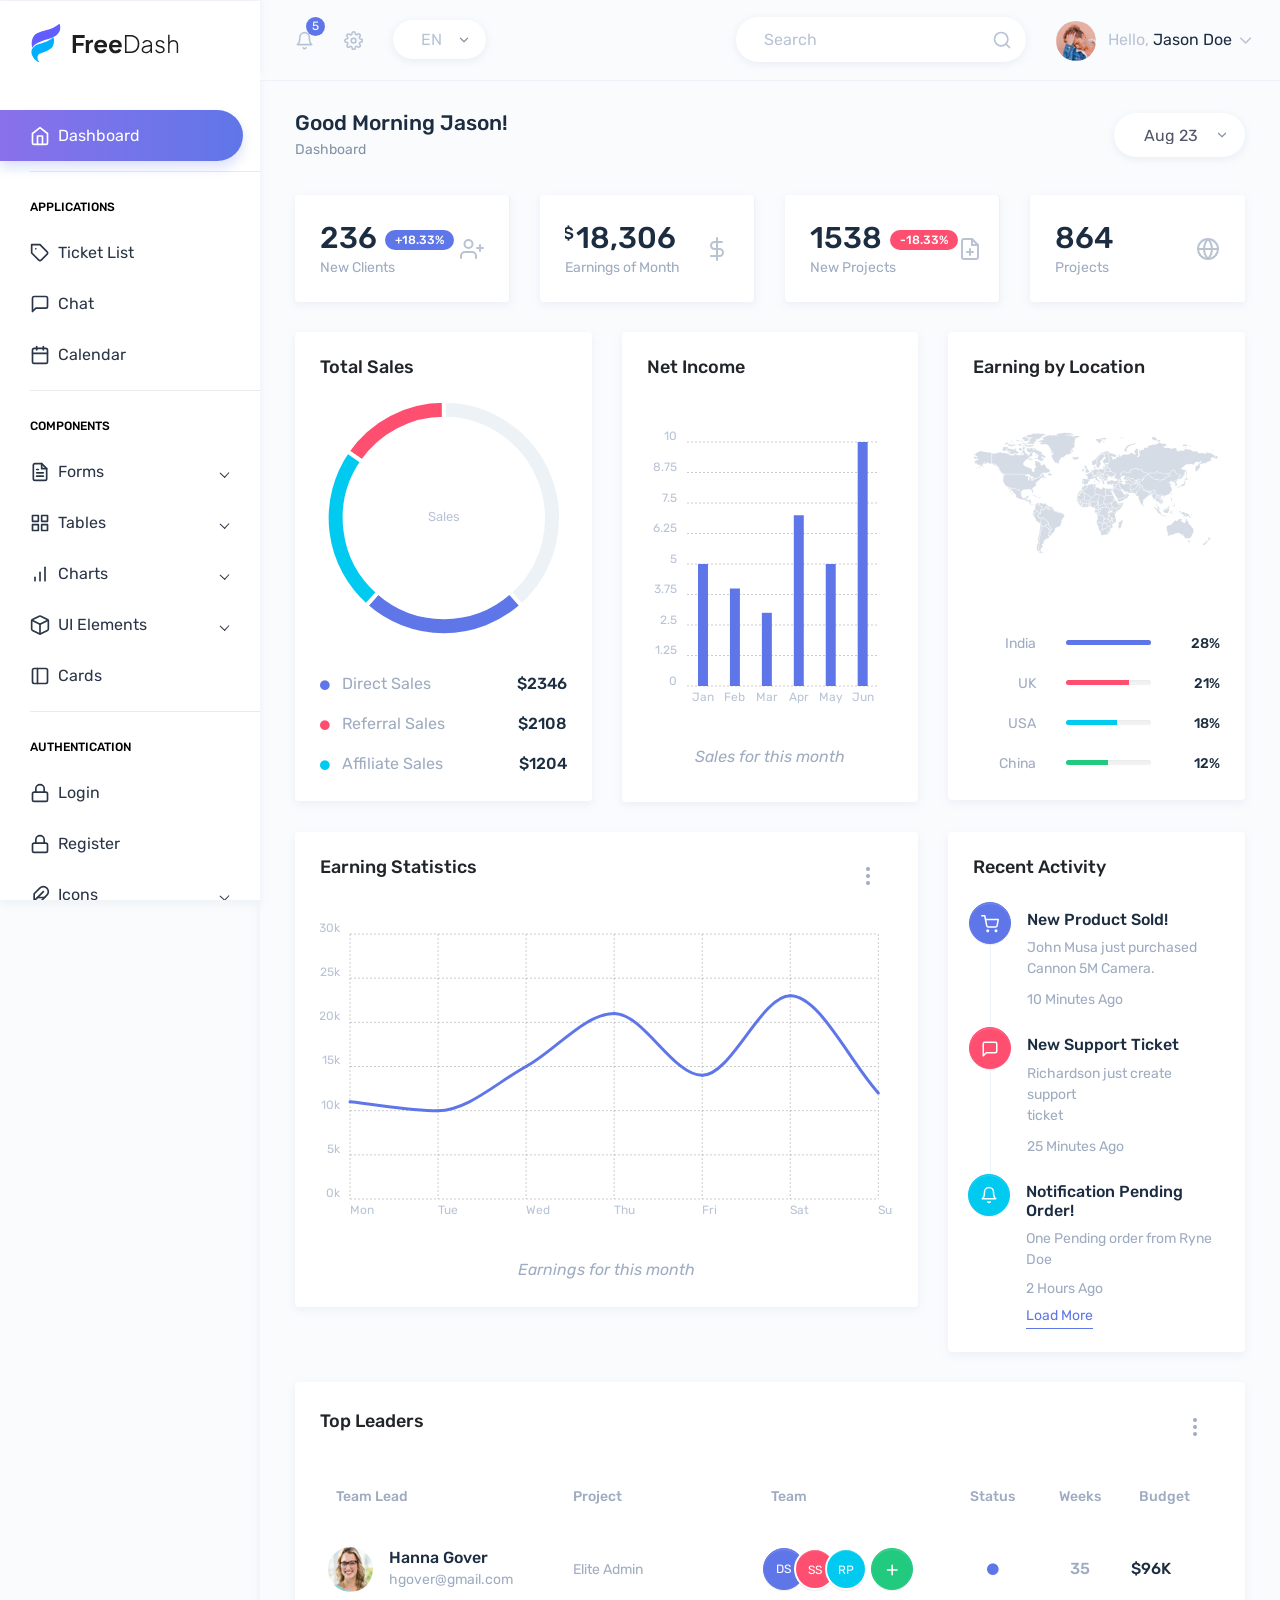
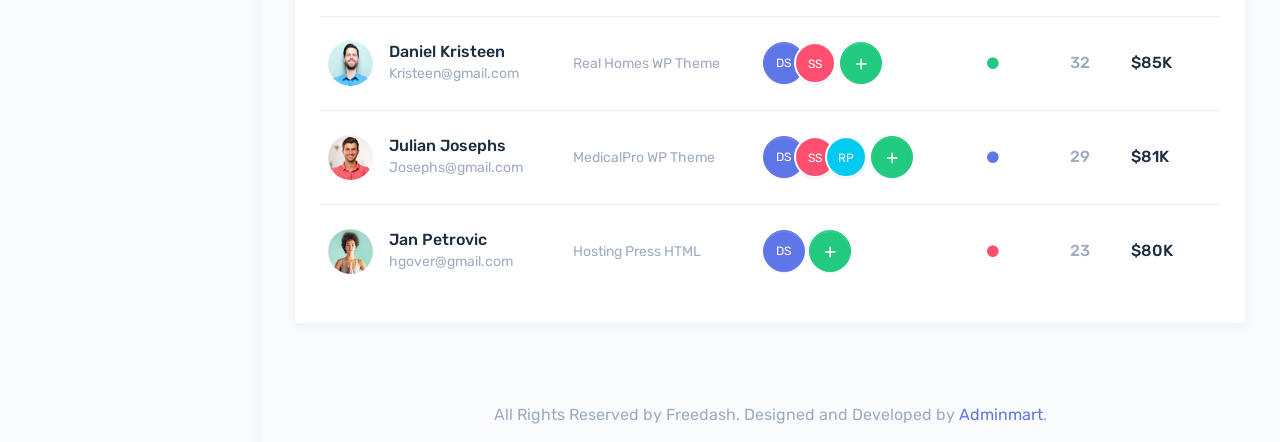
<file: static/html/index.html>
<!DOCTYPE html>
<html dir="ltr" lang="en">

<head>
    <meta charset="utf-8">
    <meta http-equiv="X-UA-Compatible" content="IE=edge">
    <!-- Tell the browser to be responsive to screen width -->
    <meta name="viewport" content="width=device-width, initial-scale=1">
    <meta name="description" content="">
    <meta name="author" content="">
    <!-- Favicon icon -->
    <link rel="icon" type="image/png" sizes="16x16" href="../assets/images/favicon.png">
    <title>Freedash Template - The Ultimate Multipurpose admin template</title>
    <!-- Custom CSS -->
    <link href="../assets/extra-libs/c3/c3.min.css" rel="stylesheet">
    <link href="../assets/libs/chartist/dist/chartist.min.css" rel="stylesheet">
    <link href="../assets/extra-libs/jvector/jquery-jvectormap-2.0.2.css" rel="stylesheet" />
    <!-- Custom CSS -->
    <link href="../dist/css/style.min.css" rel="stylesheet">
    <!-- HTML5 Shim and Respond.js IE8 support of HTML5 elements and media queries -->
    <!-- WARNING: Respond.js doesn't work if you view the page via file:// -->
    <!--[if lt IE 9]>
    <script src="https://oss.maxcdn.com/libs/html5shiv/3.7.0/html5shiv.js"></script>
    <script src="https://oss.maxcdn.com/libs/respond.js/1.4.2/respond.min.js"></script>
<![endif]-->
</head>

<body>
    <!-- ============================================================== -->
    <!-- Preloader - style you can find in spinners.css -->
    <!-- ============================================================== -->
    <div class="preloader">
        <div class="lds-ripple">
            <div class="lds-pos"></div>
            <div class="lds-pos"></div>
        </div>
    </div>
    <!-- ============================================================== -->
    <!-- Main wrapper - style you can find in pages.scss -->
    <!-- ============================================================== -->
    <div id="main-wrapper" data-theme="light" data-layout="vertical" data-navbarbg="skin6" data-sidebartype="full"
        data-sidebar-position="fixed" data-header-position="fixed" data-boxed-layout="full">
        <!-- ============================================================== -->
        <!-- Topbar header - style you can find in pages.scss -->
        <!-- ============================================================== -->
        <header class="topbar" data-navbarbg="skin6">
            <nav class="navbar top-navbar navbar-expand-lg">
                <div class="navbar-header" data-logobg="skin6">
                    <!-- This is for the sidebar toggle which is visible on mobile only -->
                    <a class="nav-toggler waves-effect waves-light d-block d-lg-none" href="javascript:void(0)"><i
                            class="ti-menu ti-close"></i></a>
                    <!-- ============================================================== -->
                    <!-- Logo -->
                    <!-- ============================================================== -->
                    <div class="navbar-brand">
                        <!-- Logo icon -->
                        <a href="index.html">
                            <img src="../assets/images/freedashDark.svg" alt="" class="img-fluid">
                        </a>
                    </div>
                    <!-- ============================================================== -->
                    <!-- End Logo -->
                    <!-- ============================================================== -->
                    <!-- ============================================================== -->
                    <!-- Toggle which is visible on mobile only -->
                    <!-- ============================================================== -->
                    <a class="topbartoggler d-block d-lg-none waves-effect waves-light" href="javascript:void(0)"
                        data-bs-toggle="collapse" data-bs-target="#navbarSupportedContent"
                        aria-controls="navbarSupportedContent" aria-expanded="false" aria-label="Toggle navigation"><i
                            class="ti-more"></i></a>
                </div>
                <!-- ============================================================== -->
                <!-- End Logo -->
                <!-- ============================================================== -->
                <div class="navbar-collapse collapse" id="navbarSupportedContent">
                    <!-- ============================================================== -->
                    <!-- toggle and nav items -->
                    <!-- ============================================================== -->
                    <ul class="navbar-nav float-left me-auto ms-3 ps-1">
                        <!-- Notification -->
                        <li class="nav-item dropdown">
                            <a class="nav-link dropdown-toggle pl-md-3 position-relative" href="javascript:void(0)"
                                id="bell" role="button" data-bs-toggle="dropdown" aria-haspopup="true"
                                aria-expanded="false">
                                <span><i data-feather="bell" class="svg-icon"></i></span>
                                <span class="badge text-bg-primary notify-no rounded-circle">5</span>
                            </a>
                            <div class="dropdown-menu dropdown-menu-left mailbox animated bounceInDown">
                                <ul class="list-style-none">
                                    <li>
                                        <div class="message-center notifications position-relative">
                                            <!-- Message -->
                                            <a href="javascript:void(0)"
                                                class="message-item d-flex align-items-center border-bottom px-3 py-2">
                                                <div class="btn btn-danger rounded-circle btn-circle"><i
                                                        data-feather="airplay" class="text-white"></i></div>
                                                <div class="w-75 d-inline-block v-middle ps-2">
                                                    <h6 class="message-title mb-0 mt-1">Luanch Admin</h6>
                                                    <span class="font-12 text-nowrap d-block text-muted">Just see
                                                        the my new
                                                        admin!</span>
                                                    <span class="font-12 text-nowrap d-block text-muted">9:30 AM</span>
                                                </div>
                                            </a>
                                            <!-- Message -->
                                            <a href="javascript:void(0)"
                                                class="message-item d-flex align-items-center border-bottom px-3 py-2">
                                                <span class="btn btn-success text-white rounded-circle btn-circle"><i
                                                        data-feather="calendar" class="text-white"></i></span>
                                                <div class="w-75 d-inline-block v-middle ps-2">
                                                    <h6 class="message-title mb-0 mt-1">Event today</h6>
                                                    <span
                                                        class="font-12 text-nowrap d-block text-muted text-truncate">Just
                                                        a reminder that you have event</span>
                                                    <span class="font-12 text-nowrap d-block text-muted">9:10 AM</span>
                                                </div>
                                            </a>
                                            <!-- Message -->
                                            <a href="javascript:void(0)"
                                                class="message-item d-flex align-items-center border-bottom px-3 py-2">
                                                <span class="btn btn-info rounded-circle btn-circle"><i
                                                        data-feather="settings" class="text-white"></i></span>
                                                <div class="w-75 d-inline-block v-middle ps-2">
                                                    <h6 class="message-title mb-0 mt-1">Settings</h6>
                                                    <span
                                                        class="font-12 text-nowrap d-block text-muted text-truncate">You
                                                        can customize this template
                                                        as you want</span>
                                                    <span class="font-12 text-nowrap d-block text-muted">9:08 AM</span>
                                                </div>
                                            </a>
                                            <!-- Message -->
                                            <a href="javascript:void(0)"
                                                class="message-item d-flex align-items-center border-bottom px-3 py-2">
                                                <span class="btn btn-primary rounded-circle btn-circle"><i
                                                        data-feather="box" class="text-white"></i></span>
                                                <div class="w-75 d-inline-block v-middle ps-2">
                                                    <h6 class="message-title mb-0 mt-1">Pavan kumar</h6> <span
                                                        class="font-12 text-nowrap d-block text-muted">Just
                                                        see the my admin!</span>
                                                    <span class="font-12 text-nowrap d-block text-muted">9:02 AM</span>
                                                </div>
                                            </a>
                                        </div>
                                    </li>
                                    <li>
                                        <a class="nav-link pt-3 text-center text-dark" href="javascript:void(0);">
                                            <strong>Check all notifications</strong>
                                            <i class="fa fa-angle-right"></i>
                                        </a>
                                    </li>
                                </ul>
                            </div>
                        </li>
                        <!-- End Notification -->
                        <!-- ============================================================== -->
                        <!-- create new -->
                        <!-- ============================================================== -->
                        <li class="nav-item dropdown">
                            <a class="nav-link dropdown-toggle" href="#" id="navbarDropdown" role="button"
                                data-bs-toggle="dropdown" aria-haspopup="true" aria-expanded="false">
                                <i data-feather="settings" class="svg-icon"></i>
                            </a>
                            <div class="dropdown-menu" aria-labelledby="navbarDropdown">
                                <a class="dropdown-item" href="#">Action</a>
                                <a class="dropdown-item" href="#">Another action</a>
                                <div class="dropdown-divider"></div>
                                <a class="dropdown-item" href="#">Something else here</a>
                            </div>
                        </li>
                        <li class="nav-item d-none d-md-block">
                            <a class="nav-link" href="javascript:void(0)">
                                <div class="customize-input">
                                    <select
                                        class="custom-select form-control bg-white custom-radius custom-shadow border-0">
                                        <option selected>EN</option>
                                        <option value="1">AB</option>
                                        <option value="2">AK</option>
                                        <option value="3">BE</option>
                                    </select>
                                </div>
                            </a>
                        </li>
                    </ul>
                    <!-- ============================================================== -->
                    <!-- Right side toggle and nav items -->
                    <!-- ============================================================== -->
                    <ul class="navbar-nav float-end">
                        <!-- ============================================================== -->
                        <!-- Search -->
                        <!-- ============================================================== -->
                        <li class="nav-item d-none d-md-block">
                            <a class="nav-link" href="javascript:void(0)">
                                <form>
                                    <div class="customize-input">
                                        <input class="form-control custom-shadow custom-radius border-0 bg-white"
                                            type="search" placeholder="Search" aria-label="Search">
                                        <i class="form-control-icon" data-feather="search"></i>
                                    </div>
                                </form>
                            </a>
                        </li>
                        <!-- ============================================================== -->
                        <!-- User profile and search -->
                        <!-- ============================================================== -->
                        <li class="nav-item dropdown">
                            <a class="nav-link dropdown-toggle" href="javascript:void(0)" data-bs-toggle="dropdown"
                                aria-haspopup="true" aria-expanded="false">
                                <img src="../assets/images/users/profile-pic.jpg" alt="user" class="rounded-circle"
                                    width="40">
                                <span class="ms-2 d-none d-lg-inline-block"><span>Hello,</span> <span
                                        class="text-dark">Jason Doe</span> <i data-feather="chevron-down"
                                        class="svg-icon"></i></span>
                            </a>
                            <div class="dropdown-menu dropdown-menu-end dropdown-menu-right user-dd animated flipInY">
                                <a class="dropdown-item" href="javascript:void(0)"><i data-feather="user"
                                        class="svg-icon me-2 ms-1"></i>
                                    My Profile</a>
                                <a class="dropdown-item" href="javascript:void(0)"><i data-feather="credit-card"
                                        class="svg-icon me-2 ms-1"></i>
                                    My Balance</a>
                                <a class="dropdown-item" href="javascript:void(0)"><i data-feather="mail"
                                        class="svg-icon me-2 ms-1"></i>
                                    Inbox</a>
                                <div class="dropdown-divider"></div>
                                <a class="dropdown-item" href="javascript:void(0)"><i data-feather="settings"
                                        class="svg-icon me-2 ms-1"></i>
                                    Account Setting</a>
                                <div class="dropdown-divider"></div>
                                <a class="dropdown-item" href="javascript:void(0)"><i data-feather="power"
                                        class="svg-icon me-2 ms-1"></i>
                                    Logout</a>
                                <div class="dropdown-divider"></div>
                                <div class="pl-4 p-3"><a href="javascript:void(0)" class="btn btn-sm btn-info">View
                                        Profile</a></div>
                            </div>
                        </li>
                        <!-- ============================================================== -->
                        <!-- User profile and search -->
                        <!-- ============================================================== -->
                    </ul>
                </div>
            </nav>
        </header>
        <!-- ============================================================== -->
        <!-- End Topbar header -->
        <!-- ============================================================== -->
        <!-- ============================================================== -->
        <!-- Left Sidebar - style you can find in sidebar.scss  -->
        <!-- ============================================================== -->
        <aside class="left-sidebar" data-sidebarbg="skin6">
            <!-- Sidebar scroll-->
            <div class="scroll-sidebar" data-sidebarbg="skin6">
                <!-- Sidebar navigation-->
                <nav class="sidebar-nav">
                    <ul id="sidebarnav">
                        <li class="sidebar-item"> <a class="sidebar-link sidebar-link" href="index.html"
                                aria-expanded="false"><i data-feather="home" class="feather-icon"></i><span
                                    class="hide-menu">Dashboard</span></a></li>
                        <li class="list-divider"></li>
                        <li class="nav-small-cap"><span class="hide-menu">Applications</span></li>

                        <li class="sidebar-item"> <a class="sidebar-link" href="ticket-list.html"
                                aria-expanded="false"><i data-feather="tag" class="feather-icon"></i><span
                                    class="hide-menu">Ticket List
                                </span></a>
                        </li>
                        <li class="sidebar-item"> <a class="sidebar-link sidebar-link" href="app-chat.html"
                                aria-expanded="false"><i data-feather="message-square" class="feather-icon"></i><span
                                    class="hide-menu">Chat</span></a></li>
                        <li class="sidebar-item"> <a class="sidebar-link sidebar-link" href="app-calendar.html"
                                aria-expanded="false"><i data-feather="calendar" class="feather-icon"></i><span
                                    class="hide-menu">Calendar</span></a></li>

                        <li class="list-divider"></li>
                        <li class="nav-small-cap"><span class="hide-menu">Components</span></li>
                        <li class="sidebar-item"> <a class="sidebar-link has-arrow" href="javascript:void(0)"
                                aria-expanded="false"><i data-feather="file-text" class="feather-icon"></i><span
                                    class="hide-menu">Forms </span></a>
                            <ul aria-expanded="false" class="collapse  first-level base-level-line">
                                <li class="sidebar-item"><a href="form-inputs.html" class="sidebar-link"><span
                                            class="hide-menu"> Form Inputs
                                        </span></a>
                                </li>
                                <li class="sidebar-item"><a href="form-input-grid.html" class="sidebar-link"><span
                                            class="hide-menu"> Form Grids
                                        </span></a>
                                </li>
                                <li class="sidebar-item"><a href="form-checkbox-radio.html" class="sidebar-link"><span
                                            class="hide-menu"> Checkboxes &
                                            Radios
                                        </span></a>
                                </li>
                            </ul>
                        </li>
                        <li class="sidebar-item"> <a class="sidebar-link has-arrow" href="javascript:void(0)"
                                aria-expanded="false"><i data-feather="grid" class="feather-icon"></i><span
                                    class="hide-menu">Tables </span></a>
                            <ul aria-expanded="false" class="collapse  first-level base-level-line">
                                <li class="sidebar-item"><a href="table-basic.html" class="sidebar-link"><span
                                            class="hide-menu"> Basic Table
                                        </span></a>
                                </li>
                                <li class="sidebar-item"><a href="table-dark-basic.html" class="sidebar-link"><span
                                            class="hide-menu"> Dark Basic Table
                                        </span></a>
                                </li>
                                <li class="sidebar-item"><a href="table-sizing.html" class="sidebar-link"><span
                                            class="hide-menu">
                                            Sizing Table
                                        </span></a>
                                </li>
                                <li class="sidebar-item"><a href="table-layout-coloured.html" class="sidebar-link"><span
                                            class="hide-menu">
                                            Coloured
                                            Table Layout
                                        </span></a>
                                </li>
                                <li class="sidebar-item"><a href="table-datatable-basic.html" class="sidebar-link"><span
                                            class="hide-menu">
                                            Basic
                                            Datatables
                                            Layout
                                        </span></a>
                                </li>
                            </ul>
                        </li>
                        <li class="sidebar-item"> <a class="sidebar-link has-arrow" href="javascript:void(0)"
                                aria-expanded="false"><i data-feather="bar-chart" class="feather-icon"></i><span
                                    class="hide-menu">Charts </span></a>
                            <ul aria-expanded="false" class="collapse  first-level base-level-line">
                                <li class="sidebar-item"><a href="chart-morris.html" class="sidebar-link"><span
                                            class="hide-menu"> Morris Chart
                                        </span></a>
                                </li>
                                <li class="sidebar-item"><a href="chart-chart-js.html" class="sidebar-link"><span
                                            class="hide-menu"> ChartJs
                                        </span></a>
                                </li>
                                <li class="sidebar-item"><a href="chart-knob.html" class="sidebar-link"><span
                                            class="hide-menu">
                                            Knob Chart
                                        </span></a>
                                </li>
                            </ul>
                        </li>
                        <li class="sidebar-item"> <a class="sidebar-link has-arrow" href="javascript:void(0)"
                                aria-expanded="false"><i data-feather="box" class="feather-icon"></i><span
                                    class="hide-menu">UI Elements </span></a>
                            <ul aria-expanded="false" class="collapse  first-level base-level-line">
                                <li class="sidebar-item"><a href="ui-buttons.html" class="sidebar-link"><span
                                            class="hide-menu"> Buttons
                                        </span></a>
                                </li>
                                <li class="sidebar-item"><a href="ui-modals.html" class="sidebar-link"><span
                                            class="hide-menu"> Modals </span></a>
                                </li>
                                <li class="sidebar-item"><a href="ui-tab.html" class="sidebar-link"><span
                                            class="hide-menu"> Tabs </span></a></li>
                                <li class="sidebar-item"><a href="ui-tooltip-popover.html" class="sidebar-link"><span
                                            class="hide-menu"> Tooltip &
                                            Popover</span></a></li>
                                <li class="sidebar-item"><a href="ui-notification.html" class="sidebar-link"><span
                                            class="hide-menu">Notification</span></a></li>
                                <li class="sidebar-item"><a href="ui-progressbar.html" class="sidebar-link"><span
                                            class="hide-menu">Progressbar</span></a></li>
                                <li class="sidebar-item"><a href="ui-typography.html" class="sidebar-link"><span
                                            class="hide-menu">Typography</span></a></li>
                                <li class="sidebar-item"><a href="ui-bootstrap.html" class="sidebar-link"><span
                                            class="hide-menu">Bootstrap
                                            UI</span></a></li>
                                <li class="sidebar-item"><a href="ui-breadcrumb.html" class="sidebar-link"><span
                                            class="hide-menu">Breadcrumb</span></a></li>
                                <li class="sidebar-item"><a href="ui-list-media.html" class="sidebar-link"><span
                                            class="hide-menu">List
                                            Media</span></a></li>
                                <li class="sidebar-item"><a href="ui-grid.html" class="sidebar-link"><span
                                            class="hide-menu"> Grid </span></a></li>
                                <li class="sidebar-item"><a href="ui-carousel.html" class="sidebar-link"><span
                                            class="hide-menu">
                                            Carousel</span></a></li>
                                <li class="sidebar-item"><a href="ui-scrollspy.html" class="sidebar-link"><span
                                            class="hide-menu">
                                            Scrollspy</span></a></li>
                                <li class="sidebar-item"><a href="ui-toasts.html" class="sidebar-link"><span
                                            class="hide-menu"> Toasts</span></a>
                                </li>
                                <li class="sidebar-item"><a href="ui-spinner.html" class="sidebar-link"><span
                                            class="hide-menu"> Spinner </span></a>
                                </li>
                            </ul>
                        </li>
                        <li class="sidebar-item"> <a class="sidebar-link sidebar-link" href="ui-cards.html"
                                aria-expanded="false"><i data-feather="sidebar" class="feather-icon"></i><span
                                    class="hide-menu">Cards
                                </span></a>
                        </li>
                        <li class="list-divider"></li>
                        <li class="nav-small-cap"><span class="hide-menu">Authentication</span></li>

                        <li class="sidebar-item"> <a class="sidebar-link sidebar-link" href="authentication-login1.html"
                                aria-expanded="false"><i data-feather="lock" class="feather-icon"></i><span
                                    class="hide-menu">Login
                                </span></a>
                        </li>
                        <li class="sidebar-item"> <a class="sidebar-link sidebar-link"
                                href="authentication-register1.html" aria-expanded="false"><i data-feather="lock"
                                    class="feather-icon"></i><span class="hide-menu">Register
                                </span></a>
                        </li>

                        <li class="sidebar-item"> <a class="sidebar-link has-arrow" href="javascript:void(0)"
                                aria-expanded="false"><i data-feather="feather" class="feather-icon"></i><span
                                    class="hide-menu">Icons
                                </span></a>
                            <ul aria-expanded="false" class="collapse first-level base-level-line">
                                <li class="sidebar-item"><a href="icon-fontawesome.html" class="sidebar-link"><span
                                            class="hide-menu"> Fontawesome Icons </span></a></li>

                                <li class="sidebar-item"><a href="icon-simple-lineicon.html" class="sidebar-link"><span
                                            class="hide-menu"> Simple Line Icons </span></a></li>
                            </ul>
                        </li>

                        
                        <li class="list-divider"></li>
                        <li class="nav-small-cap"><span class="hide-menu">Extra</span></li>
                        
                        <li class="sidebar-item"> <a class="sidebar-link sidebar-link" href="authentication-login1.html"
                                aria-expanded="false"><i data-feather="log-out" class="feather-icon"></i><span
                                    class="hide-menu">Logout</span></a></li>
                                    <li class="sidebar-item"> <a class="sidebar-link has-arrow" href="javascript:void(0)"
                                        aria-expanded="false"><i data-feather="crosshair" class="feather-icon"></i><span
                                            class="hide-menu">Multi
                                            level
                                            dd</span></a>
                                    <ul aria-expanded="false" class="collapse first-level base-level-line">
                                        <li class="sidebar-item"><a href="javascript:void(0)" class="sidebar-link"><span
                                                    class="hide-menu"> item 1.1</span></a>
                                        </li>
                                        <li class="sidebar-item"><a href="javascript:void(0)" class="sidebar-link"><span
                                                    class="hide-menu"> item 1.2</span></a>
                                        </li>
                                        <li class="sidebar-item"> <a class="has-arrow sidebar-link" href="javascript:void(0)"
                                                aria-expanded="false"><span class="hide-menu">Menu 1.3</span></a>
                                            <ul aria-expanded="false" class="collapse second-level base-level-line">
                                                <li class="sidebar-item"><a href="javascript:void(0)" class="sidebar-link"><span
                                                            class="hide-menu"> item
                                                            1.3.1</span></a></li>
                                                <li class="sidebar-item"><a href="javascript:void(0)" class="sidebar-link"><span
                                                            class="hide-menu"> item
                                                            1.3.2</span></a></li>
                                                <li class="sidebar-item"><a href="javascript:void(0)" class="sidebar-link"><span
                                                            class="hide-menu"> item
                                                            1.3.3</span></a></li>
                                                <li class="sidebar-item"><a href="javascript:void(0)" class="sidebar-link"><span
                                                            class="hide-menu"> item
                                                            1.3.4</span></a></li>
                                            </ul>
                                        </li>
                                        <li class="sidebar-item"><a href="javascript:void(0)" class="sidebar-link"><span
                                                    class="hide-menu"> item
                                                    1.4</span></a></li>
                                    </ul>
                                </li>
                    </ul>
                </nav>
                <!-- End Sidebar navigation -->
            </div>
            <!-- End Sidebar scroll-->
        </aside>
        <!-- ============================================================== -->
        <!-- End Left Sidebar - style you can find in sidebar.scss  -->
        <!-- ============================================================== -->
        <!-- ============================================================== -->
        <!-- Page wrapper  -->
        <!-- ============================================================== -->
        <div class="page-wrapper">
            <!-- ============================================================== -->
            <!-- Bread crumb and right sidebar toggle -->
            <!-- ============================================================== -->
            <div class="page-breadcrumb">
                <div class="row">
                    <div class="col-7 align-self-center">
                        <h3 class="page-title text-truncate text-dark font-weight-medium mb-1">Good Morning Jason!</h3>
                        <div class="d-flex align-items-center">
                            <nav aria-label="breadcrumb">
                                <ol class="breadcrumb m-0 p-0">
                                    <li class="breadcrumb-item"><a href="index.html">Dashboard</a>
                                    </li>
                                </ol>
                            </nav>
                        </div>
                    </div>
                    <div class="col-5 align-self-center">
                        <div class="customize-input float-end">
                            <select class="custom-select custom-select-set form-control bg-white border-0 custom-shadow custom-radius">
                                <option selected>Aug 23</option>
                                <option value="1">July 23</option>
                                <option value="2">Jun 23</option>
                            </select>
                        </div>
                    </div>
                </div>
            </div>
            <!-- ============================================================== -->
            <!-- End Bread crumb and right sidebar toggle -->
            <!-- ============================================================== -->
            <!-- ============================================================== -->
            <!-- Container fluid  -->
            <!-- ============================================================== -->
            <div class="container-fluid">
                <!-- *************************************************************** -->
                <!-- Start First Cards -->
                <!-- *************************************************************** -->
                <div class="row">
                    <div class="col-sm-6 col-lg-3">
                        <div class="card border-end">
                            <div class="card-body">
                                <div class="d-flex align-items-center">
                                    <div>
                                        <div class="d-inline-flex align-items-center">
                                            <h2 class="text-dark mb-1 font-weight-medium">236</h2>
                                            <span
                                                class="badge bg-primary font-12 text-white font-weight-medium rounded-pill ms-2 d-lg-block d-md-none">+18.33%</span>
                                        </div>
                                        <h6 class="text-muted font-weight-normal mb-0 w-100 text-truncate">New Clients
                                        </h6>
                                    </div>
                                    <div class="ms-auto mt-md-3 mt-lg-0">
                                        <span class="opacity-7 text-muted"><i data-feather="user-plus"></i></span>
                                    </div>
                                </div>
                            </div>
                        </div>
                    </div>
                    <div class="col-sm-6 col-lg-3">
                        <div class="card border-end ">
                            <div class="card-body">
                                <div class="d-flex align-items-center">
                                    <div>
                                        <h2 class="text-dark mb-1 w-100 text-truncate font-weight-medium"><sup
                                                class="set-doller">$</sup>18,306</h2>
                                        <h6 class="text-muted font-weight-normal mb-0 w-100 text-truncate">Earnings of
                                            Month
                                        </h6>
                                    </div>
                                    <div class="ms-auto mt-md-3 mt-lg-0">
                                        <span class="opacity-7 text-muted"><i data-feather="dollar-sign"></i></span>
                                    </div>
                                </div>
                            </div>
                        </div>
                    </div>
                    <div class="col-sm-6 col-lg-3">
                        <div class="card border-end ">
                            <div class="card-body">
                                <div class="d-flex align-items-center">
                                    <div>
                                        <div class="d-inline-flex align-items-center">
                                            <h2 class="text-dark mb-1 font-weight-medium">1538</h2>
                                            <span
                                                class="badge bg-danger font-12 text-white font-weight-medium rounded-pill ms-2 d-md-none d-lg-block">-18.33%</span>
                                        </div>
                                        <h6 class="text-muted font-weight-normal mb-0 w-100 text-truncate">New Projects
                                        </h6>
                                    </div>
                                    <div class="ms-auto mt-md-3 mt-lg-0">
                                        <span class="opacity-7 text-muted"><i data-feather="file-plus"></i></span>
                                    </div>
                                </div>
                            </div>
                        </div>
                    </div>
                    <div class="col-sm-6 col-lg-3">
                        <div class="card ">
                            <div class="card-body">
                                <div class="d-flex align-items-center">
                                    <div>
                                        <h2 class="text-dark mb-1 font-weight-medium">864</h2>
                                        <h6 class="text-muted font-weight-normal mb-0 w-100 text-truncate">Projects</h6>
                                    </div>
                                    <div class="ms-auto mt-md-3 mt-lg-0">
                                        <span class="opacity-7 text-muted"><i data-feather="globe"></i></span>
                                    </div>
                                </div>
                            </div>
                        </div>
                    </div>
                </div>
                <!-- *************************************************************** -->
                <!-- End First Cards -->
                <!-- *************************************************************** -->
                <!-- *************************************************************** -->
                <!-- Start Sales Charts Section -->
                <!-- *************************************************************** -->
                <div class="row">
                    <div class="col-lg-4 col-md-12">
                        <div class="card">
                            <div class="card-body">
                                <h4 class="card-title">Total Sales</h4>
                                <div id="campaign-v2" class="mt-2" style="height:283px; width:100%;"></div>
                                <ul class="list-style-none mb-0">
                                    <li>
                                        <i class="fas fa-circle text-primary font-10 me-2"></i>
                                        <span class="text-muted">Direct Sales</span>
                                        <span class="text-dark float-end font-weight-medium">$2346</span>
                                    </li>
                                    <li class="mt-3">
                                        <i class="fas fa-circle text-danger font-10 me-2"></i>
                                        <span class="text-muted">Referral Sales</span>
                                        <span class="text-dark float-end font-weight-medium">$2108</span>
                                    </li>
                                    <li class="mt-3">
                                        <i class="fas fa-circle text-cyan font-10 me-2"></i>
                                        <span class="text-muted">Affiliate Sales</span>
                                        <span class="text-dark float-end font-weight-medium">$1204</span>
                                    </li>
                                </ul>
                            </div>
                        </div>
                    </div>
                    <div class="col-lg-4 col-md-12">
                        <div class="card">
                            <div class="card-body">
                                <h4 class="card-title">Net Income</h4>
                                <div class="net-income mt-4 position-relative" style="height:294px;"></div>
                                <ul class="list-inline text-center mt-5 mb-2">
                                    <li class="list-inline-item text-muted fst-italic">Sales for this month</li>
                                </ul>
                            </div>
                        </div>
                    </div>
                    <div class="col-lg-4 col-md-12">
                        <div class="card">
                            <div class="card-body">
                                <h4 class="card-title mb-4">Earning by Location</h4>
                                <div class="" style="height:180px">
                                    <div id="visitbylocate" style="height:100%"></div>
                                </div>
                                <div class="row mb-3 align-items-center mt-1 mt-5">
                                    <div class="col-4 text-end">
                                        <span class="text-muted font-14">India</span>
                                    </div>
                                    <div class="col-5">
                                        <div class="progress" style="height: 5px;">
                                            <div class="progress-bar bg-primary" role="progressbar" style="width: 100%"
                                                aria-valuenow="25" aria-valuemin="0" aria-valuemax="100"></div>
                                        </div>
                                    </div>
                                    <div class="col-3 text-end">
                                        <span class="mb-0 font-14 text-dark font-weight-medium">28%</span>
                                    </div>
                                </div>
                                <div class="row mb-3 align-items-center">
                                    <div class="col-4 text-end">
                                        <span class="text-muted font-14">UK</span>
                                    </div>
                                    <div class="col-5">
                                        <div class="progress" style="height: 5px;">
                                            <div class="progress-bar bg-danger" role="progressbar" style="width: 74%"
                                                aria-valuenow="25" aria-valuemin="0" aria-valuemax="100"></div>
                                        </div>
                                    </div>
                                    <div class="col-3 text-end">
                                        <span class="mb-0 font-14 text-dark font-weight-medium">21%</span>
                                    </div>
                                </div>
                                <div class="row mb-3 align-items-center">
                                    <div class="col-4 text-end">
                                        <span class="text-muted font-14">USA</span>
                                    </div>
                                    <div class="col-5">
                                        <div class="progress" style="height: 5px;">
                                            <div class="progress-bar bg-cyan" role="progressbar" style="width: 60%"
                                                aria-valuenow="25" aria-valuemin="0" aria-valuemax="100"></div>
                                        </div>
                                    </div>
                                    <div class="col-3 text-end">
                                        <span class="mb-0 font-14 text-dark font-weight-medium">18%</span>
                                    </div>
                                </div>
                                <div class="row align-items-center">
                                    <div class="col-4 text-end">
                                        <span class="text-muted font-14">China</span>
                                    </div>
                                    <div class="col-5">
                                        <div class="progress" style="height: 5px;">
                                            <div class="progress-bar bg-success" role="progressbar" style="width: 50%"
                                                aria-valuenow="25" aria-valuemin="0" aria-valuemax="100"></div>
                                        </div>
                                    </div>
                                    <div class="col-3 text-end">
                                        <span class="mb-0 font-14 text-dark font-weight-medium">12%</span>
                                    </div>
                                </div>
                            </div>
                        </div>
                    </div>
                </div>
                <!-- *************************************************************** -->
                <!-- End Sales Charts Section -->
                <!-- *************************************************************** -->
                <!-- *************************************************************** -->
                <!-- Start Location and Earnings Charts Section -->
                <!-- *************************************************************** -->
                <div class="row">
                    <div class="col-md-6 col-lg-8">
                        <div class="card">
                            <div class="card-body">
                                <div class="d-flex align-items-start">
                                    <h4 class="card-title mb-0">Earning Statistics</h4>
                                    <div class="ms-auto">
                                        <div class="dropdown sub-dropdown">
                                            <button class="btn btn-link text-muted dropdown-toggle" type="button"
                                                id="dd1" data-bs-toggle="dropdown" aria-haspopup="true"
                                                aria-expanded="false">
                                                <i data-feather="more-vertical"></i>
                                            </button>
                                            <div class="dropdown-menu dropdown-menu-end" aria-labelledby="dd1">
                                                <a class="dropdown-item" href="#">Insert</a>
                                                <a class="dropdown-item" href="#">Update</a>
                                                <a class="dropdown-item" href="#">Delete</a>
                                            </div>
                                        </div>
                                    </div>
                                </div>
                                <div class="pl-4 mb-5">
                                    <div class="stats ct-charts position-relative" style="height: 315px;"></div>
                                </div>
                                <ul class="list-inline text-center mt-4 mb-0">
                                    <li class="list-inline-item text-muted fst-italic">Earnings for this month</li>
                                </ul>
                            </div>
                        </div>
                    </div>
                    <div class="col-md-6 col-lg-4">
                        <div class="card">
                            <div class="card-body">
                                <h4 class="card-title">Recent Activity</h4>
                                <div class="mt-4 activity">
                                    <div class="d-flex align-items-start border-left-line pb-3">
                                        <div>
                                            <a href="javascript:void(0)" class="btn btn-info btn-circle mb-2 btn-item">
                                                <i data-feather="shopping-cart"></i>
                                            </a>
                                        </div>
                                        <div class="ms-3 mt-2">
                                            <h5 class="text-dark font-weight-medium mb-2">New Product Sold!</h5>
                                            <p class="font-14 mb-2 text-muted">John Musa just purchased <br> Cannon 5M
                                                Camera.
                                            </p>
                                            <span class="font-weight-light font-14 text-muted">10 Minutes Ago</span>
                                        </div>
                                    </div>
                                    <div class="d-flex align-items-start border-left-line pb-3">
                                        <div>
                                            <a href="javascript:void(0)"
                                                class="btn btn-danger btn-circle mb-2 btn-item">
                                                <i data-feather="message-square"></i>
                                            </a>
                                        </div>
                                        <div class="ms-3 mt-2">
                                            <h5 class="text-dark font-weight-medium mb-2">New Support Ticket</h5>
                                            <p class="font-14 mb-2 text-muted">Richardson just create support <br>
                                                ticket</p>
                                            <span class="font-weight-light font-14 text-muted">25 Minutes Ago</span>
                                        </div>
                                    </div>
                                    <div class="d-flex align-items-start border-left-line">
                                        <div>
                                            <a href="javascript:void(0)" class="btn btn-cyan btn-circle mb-2 btn-item">
                                                <i data-feather="bell"></i>
                                            </a>
                                        </div>
                                        <div class="ms-3 mt-2">
                                            <h5 class="text-dark font-weight-medium mb-2">Notification Pending Order!
                                            </h5>
                                            <p class="font-14 mb-2 text-muted">One Pending order from Ryne <br> Doe</p>
                                            <span class="font-weight-light font-14 mb-1 d-block text-muted">2 Hours
                                                Ago</span>
                                            <a href="javascript:void(0)"
                                                class="font-14 border-bottom pb-1 border-info">Load More</a>
                                        </div>
                                    </div>
                                </div>
                            </div>
                        </div>
                    </div>
                </div>
                <!-- *************************************************************** -->
                <!-- End Location and Earnings Charts Section -->
                <!-- *************************************************************** -->
                <!-- *************************************************************** -->
                <!-- Start Top Leader Table -->
                <!-- *************************************************************** -->
                <div class="row">
                    <div class="col-12">
                        <div class="card">
                            <div class="card-body">
                                <div class="d-flex align-items-center mb-4">
                                    <h4 class="card-title">Top Leaders</h4>
                                    <div class="ms-auto">
                                        <div class="dropdown sub-dropdown">
                                            <button class="btn btn-link text-muted dropdown-toggle" type="button"
                                                id="dd1" data-bs-toggle="dropdown" aria-haspopup="true"
                                                aria-expanded="false">
                                                <i data-feather="more-vertical"></i>
                                            </button>
                                            <div class="dropdown-menu dropdown-menu-right" aria-labelledby="dd1">
                                                <a class="dropdown-item" href="#">Insert</a>
                                                <a class="dropdown-item" href="#">Update</a>
                                                <a class="dropdown-item" href="#">Delete</a>
                                            </div>
                                        </div>
                                    </div>
                                </div>
                                <div class="table-responsive">
                                    <table class="table no-wrap v-middle mb-0">
                                        <thead>
                                            <tr class="border-0">
                                                <th class="border-0 font-14 font-weight-medium text-muted">Team Lead
                                                </th>
                                                <th class="border-0 font-14 font-weight-medium text-muted px-2">Project
                                                </th>
                                                <th class="border-0 font-14 font-weight-medium text-muted">Team</th>
                                                <th class="border-0 font-14 font-weight-medium text-muted text-center">
                                                    Status
                                                </th>
                                                <th class="border-0 font-14 font-weight-medium text-muted text-center">
                                                    Weeks
                                                </th>
                                                <th class="border-0 font-14 font-weight-medium text-muted">Budget</th>
                                            </tr>
                                        </thead>
                                        <tbody>
                                            <tr>
                                                <td class="border-top-0 px-2 py-4">
                                                    <div class="d-flex no-block align-items-center">
                                                        <div class="me-3"><img
                                                                src="../assets/images/users/widget-table-pic1.jpg"
                                                                alt="user" class="rounded-circle" width="45"
                                                                height="45" /></div>
                                                        <div class="">
                                                            <h5 class="text-dark mb-0 font-16 font-weight-medium">Hanna
                                                                Gover</h5>
                                                            <span class="text-muted font-14">hgover@gmail.com</span>
                                                        </div>
                                                    </div>
                                                </td>
                                                <td class="border-top-0 text-muted px-2 py-4 font-14">Elite Admin</td>
                                                <td class="border-top-0 px-2 py-4">
                                                    <div class="popover-icon">
                                                        <a class="btn btn-primary rounded-circle btn-circle font-12"
                                                            href="javascript:void(0)">DS</a>
                                                        <a class="btn btn-danger rounded-circle btn-circle font-12 popover-item"
                                                            href="javascript:void(0)">SS</a>
                                                        <a class="btn btn-cyan rounded-circle btn-circle font-12 popover-item"
                                                            href="javascript:void(0)">RP</a>
                                                        <a class="btn btn-success text-white rounded-circle btn-circle font-20"
                                                            href="javascript:void(0)">+</a>
                                                    </div>
                                                </td>
                                                <td class="border-top-0 text-center px-2 py-4"><i
                                                        class="fa fa-circle text-primary font-12"
                                                        data-bs-toggle="tooltip" data-placement="top"
                                                        title="In Testing"></i></td>
                                                <td
                                                    class="border-top-0 text-center font-weight-medium text-muted px-2 py-4">
                                                    35
                                                </td>
                                                <td class="font-weight-medium text-dark border-top-0 px-2 py-4">$96K
                                                </td>
                                            </tr>
                                            <tr>
                                                <td class="px-2 py-4">
                                                    <div class="d-flex no-block align-items-center">
                                                        <div class="me-3"><img
                                                                src="../assets/images/users/widget-table-pic2.jpg"
                                                                alt="user" class="rounded-circle" width="45"
                                                                height="45" /></div>
                                                        <div class="">
                                                            <h5 class="text-dark mb-0 font-16 font-weight-medium">Daniel
                                                                Kristeen
                                                            </h5>
                                                            <span class="text-muted font-14">Kristeen@gmail.com</span>
                                                        </div>
                                                    </div>
                                                </td>
                                                <td class="text-muted px-2 py-4 font-14">Real Homes WP Theme</td>
                                                <td class="px-2 py-4">
                                                    <div class="popover-icon">
                                                        <a class="btn btn-primary rounded-circle btn-circle font-12"
                                                            href="javascript:void(0)">DS</a>
                                                        <a class="btn btn-danger rounded-circle btn-circle font-12 popover-item"
                                                            href="javascript:void(0)">SS</a>
                                                        <a class="btn btn-success text-white rounded-circle btn-circle font-20"
                                                            href="javascript:void(0)">+</a>
                                                    </div>
                                                </td>
                                                <td class="text-center px-2 py-4"><i
                                                        class="fa fa-circle text-success font-12"
                                                        data-bs-toggle="tooltip" data-placement="top" title="Done"></i>
                                                </td>
                                                <td class="text-center text-muted font-weight-medium px-2 py-4">32</td>
                                                <td class="font-weight-medium text-dark px-2 py-4">$85K</td>
                                            </tr>
                                            <tr>
                                                <td class="px-2 py-4">
                                                    <div class="d-flex no-block align-items-center">
                                                        <div class="me-3"><img
                                                                src="../assets/images/users/widget-table-pic3.jpg"
                                                                alt="user" class="rounded-circle" width="45"
                                                                height="45" /></div>
                                                        <div class="">
                                                            <h5 class="text-dark mb-0 font-16 font-weight-medium">Julian
                                                                Josephs
                                                            </h5>
                                                            <span class="text-muted font-14">Josephs@gmail.com</span>
                                                        </div>
                                                    </div>
                                                </td>
                                                <td class="text-muted px-2 py-4 font-14">MedicalPro WP Theme</td>
                                                <td class="px-2 py-4">
                                                    <div class="popover-icon">
                                                        <a class="btn btn-primary rounded-circle btn-circle font-12"
                                                            href="javascript:void(0)">DS</a>
                                                        <a class="btn btn-danger rounded-circle btn-circle font-12 popover-item"
                                                            href="javascript:void(0)">SS</a>
                                                        <a class="btn btn-cyan rounded-circle btn-circle font-12 popover-item"
                                                            href="javascript:void(0)">RP</a>
                                                        <a class="btn btn-success text-white rounded-circle btn-circle font-20"
                                                            href="javascript:void(0)">+</a>
                                                    </div>
                                                </td>
                                                <td class="text-center px-2 py-4"><i
                                                        class="fa fa-circle text-primary font-12"
                                                        data-bs-toggle="tooltip" data-placement="top" title="Done"></i>
                                                </td>
                                                <td class="text-center text-muted font-weight-medium px-2 py-4">29</td>
                                                <td class="font-weight-medium text-dark px-2 py-4">$81K</td>
                                            </tr>
                                            <tr>
                                                <td class="border-bottom-0 px-2 py-4">
                                                    <div class="d-flex no-block align-items-center">
                                                        <div class="me-3"><img
                                                                src="../assets/images/users/widget-table-pic4.jpg"
                                                                alt="user" class="rounded-circle" width="45"
                                                                height="45" /></div>
                                                        <div class="">
                                                            <h5 class="text-dark mb-0 font-16 font-weight-medium">Jan
                                                                Petrovic
                                                            </h5>
                                                            <span class="text-muted font-14">hgover@gmail.com</span>
                                                        </div>
                                                    </div>
                                                </td>
                                                <td class="border-bottom-0 text-muted px-2 py-4 font-14">Hosting Press
                                                    HTML</td>
                                                <td class="border-bottom-0 px-2 py-4">
                                                    <div class="popover-icon">
                                                        <a class="btn btn-primary rounded-circle btn-circle font-12"
                                                            href="javascript:void(0)">DS</a>
                                                        <a class="btn btn-success text-white font-20 rounded-circle btn-circle"
                                                            href="javascript:void(0)">+</a>
                                                    </div>
                                                </td>
                                                <td class="border-bottom-0 text-center px-2 py-4"><i
                                                        class="fa fa-circle text-danger font-12"
                                                        data-bs-toggle="tooltip" data-placement="top"
                                                        title="In Progress"></i></td>
                                                <td
                                                    class="border-bottom-0 text-center text-muted font-weight-medium px-2 py-4">
                                                    23</td>
                                                <td class="border-bottom-0 font-weight-medium text-dark px-2 py-4">$80K
                                                </td>
                                            </tr>
                                        </tbody>
                                    </table>
                                </div>
                            </div>
                        </div>
                    </div>
                </div>
                <!-- *************************************************************** -->
                <!-- End Top Leader Table -->
                <!-- *************************************************************** -->
            </div>
            <!-- ============================================================== -->
            <!-- End Container fluid  -->
            <!-- ============================================================== -->
            <!-- ============================================================== -->
            <!-- footer -->
            <!-- ============================================================== -->
            <footer class="footer text-center text-muted">
                All Rights Reserved by Freedash. Designed and Developed by <a
                    href="https://adminmart.com/">Adminmart</a>.
            </footer>
            <!-- ============================================================== -->
            <!-- End footer -->
            <!-- ============================================================== -->
        </div>
        <!-- ============================================================== -->
        <!-- End Page wrapper  -->
        <!-- ============================================================== -->
    </div>
    <!-- ============================================================== -->
    <!-- End Wrapper -->
    <!-- ============================================================== -->
    <!-- End Wrapper -->
    <!-- ============================================================== -->
    <!-- All Jquery -->
    <!-- ============================================================== -->
    <script src="../assets/libs/jquery/dist/jquery.min.js"></script>
    <script src="../assets/libs/bootstrap/dist/js/bootstrap.bundle.min.js"></script>
    <!-- apps -->
    <!-- apps -->
    <script src="../dist/js/app-style-switcher.js"></script>
    <script src="../dist/js/feather.min.js"></script>
    <script src="../assets/libs/perfect-scrollbar/dist/perfect-scrollbar.jquery.min.js"></script>
    <script src="../dist/js/sidebarmenu.js"></script>
    <!--Custom JavaScript -->
    <script src="../dist/js/custom.min.js"></script>
    <!--This page JavaScript -->
    <script src="../assets/extra-libs/c3/d3.min.js"></script>
    <script src="../assets/extra-libs/c3/c3.min.js"></script>
    <script src="../assets/libs/chartist/dist/chartist.min.js"></script>
    <script src="../assets/libs/chartist-plugin-tooltips/dist/chartist-plugin-tooltip.min.js"></script>
    <script src="../assets/extra-libs/jvector/jquery-jvectormap-2.0.2.min.js"></script>
    <script src="../assets/extra-libs/jvector/jquery-jvectormap-world-mill-en.js"></script>
    <script src="../dist/js/pages/dashboards/dashboard1.min.js"></script>
</body>

</html>
</file>
<file: static/assets/extra-libs/c3/c3.min.css>
.c3 svg{font:10px sans-serif;-webkit-tap-highlight-color:transparent}.c3 line,.c3 path{fill:none;stroke:#000}.c3 text{-webkit-user-select:none;-moz-user-select:none;user-select:none}.c3-bars path,.c3-event-rect,.c3-legend-item-tile,.c3-xgrid-focus,.c3-ygrid{shape-rendering:crispEdges}.c3-chart-arc path{stroke:#fff}.c3-chart-arc text{fill:#fff;font-size:13px}.c3-grid line{stroke:#aaa}.c3-grid text{fill:#aaa}.c3-xgrid,.c3-ygrid{stroke-dasharray:3 3}.c3-text.c3-empty{fill:grey;font-size:2em}.c3-line{stroke-width:1px}.c3-circle._expanded_{stroke-width:1px;stroke:#fff}.c3-selected-circle{fill:#fff;stroke-width:2px}.c3-bar{stroke-width:0}.c3-bar._expanded_{fill-opacity:1;fill-opacity:.75}.c3-target.c3-focused{opacity:1}.c3-target.c3-focused path.c3-line,.c3-target.c3-focused path.c3-step{stroke-width:2px}.c3-target.c3-defocused{opacity:.3!important}.c3-region{fill:#4682b4;fill-opacity:.1}.c3-brush .extent{fill-opacity:.1}.c3-legend-item{font-size:12px}.c3-legend-item-hidden{opacity:.15}.c3-legend-background{opacity:.75;fill:#fff;stroke:#d3d3d3;stroke-width:1}.c3-title{font:14px sans-serif}.c3-tooltip-container{z-index:10}.c3-tooltip{border-collapse:collapse;border-spacing:0;background-color:#fff;empty-cells:show;-webkit-box-shadow:7px 7px 12px -9px #777;-moz-box-shadow:7px 7px 12px -9px #777;box-shadow:7px 7px 12px -9px #777;opacity:.9}.c3-tooltip tr{border:1px solid #ccc}.c3-tooltip th{background-color:#aaa;font-size:14px;padding:2px 5px;text-align:left;color:#fff}.c3-tooltip td{font-size:13px;padding:3px 6px;background-color:#fff;border-left:1px dotted #999}.c3-tooltip td>span{display:inline-block;width:10px;height:10px;margin-right:6px}.c3-tooltip td.value{text-align:right}.c3-area{stroke-width:0;opacity:.2}.c3-chart-arcs-title{dominant-baseline:middle;font-size:1.3em}.c3-chart-arcs .c3-chart-arcs-background{fill:#e0e0e0;stroke:none}.c3-chart-arcs .c3-chart-arcs-gauge-unit{fill:#000;font-size:16px}.c3-chart-arcs .c3-chart-arcs-gauge-max{fill:#777}.c3-chart-arcs .c3-chart-arcs-gauge-min{fill:#777}.c3-chart-arc .c3-gauge-value{fill:#000}.c3-chart-arc.c3-target g path{opacity:1}.c3-chart-arc.c3-target.c3-focused g path{opacity:1}
</file>
<file: static/assets/libs/chartist/dist/chartist.min.css>
.ct-double-octave:after,.ct-major-eleventh:after,.ct-major-second:after,.ct-major-seventh:after,.ct-major-sixth:after,.ct-major-tenth:after,.ct-major-third:after,.ct-major-twelfth:after,.ct-minor-second:after,.ct-minor-seventh:after,.ct-minor-sixth:after,.ct-minor-third:after,.ct-octave:after,.ct-perfect-fifth:after,.ct-perfect-fourth:after,.ct-square:after{content:"";clear:both}.ct-label{fill:rgba(0,0,0,.4);color:rgba(0,0,0,.4);font-size:.75rem;line-height:1}.ct-grid-background,.ct-line{fill:none}.ct-chart-bar .ct-label,.ct-chart-line .ct-label{display:block;display:-webkit-box;display:-moz-box;display:-ms-flexbox;display:-webkit-flex;display:flex}.ct-chart-donut .ct-label,.ct-chart-pie .ct-label{dominant-baseline:central}.ct-label.ct-horizontal.ct-start{-webkit-box-align:flex-end;-webkit-align-items:flex-end;-ms-flex-align:flex-end;align-items:flex-end;-webkit-box-pack:flex-start;-webkit-justify-content:flex-start;-ms-flex-pack:flex-start;justify-content:flex-start;text-align:left;text-anchor:start}.ct-label.ct-horizontal.ct-end{-webkit-box-align:flex-start;-webkit-align-items:flex-start;-ms-flex-align:flex-start;align-items:flex-start;-webkit-box-pack:flex-start;-webkit-justify-content:flex-start;-ms-flex-pack:flex-start;justify-content:flex-start;text-align:left;text-anchor:start}.ct-label.ct-vertical.ct-start{-webkit-box-align:flex-end;-webkit-align-items:flex-end;-ms-flex-align:flex-end;align-items:flex-end;-webkit-box-pack:flex-end;-webkit-justify-content:flex-end;-ms-flex-pack:flex-end;justify-content:flex-end;text-align:right;text-anchor:end}.ct-label.ct-vertical.ct-end{-webkit-box-align:flex-end;-webkit-align-items:flex-end;-ms-flex-align:flex-end;align-items:flex-end;-webkit-box-pack:flex-start;-webkit-justify-content:flex-start;-ms-flex-pack:flex-start;justify-content:flex-start;text-align:left;text-anchor:start}.ct-chart-bar .ct-label.ct-horizontal.ct-start{-webkit-box-align:flex-end;-webkit-align-items:flex-end;-ms-flex-align:flex-end;align-items:flex-end;-webkit-box-pack:center;-webkit-justify-content:center;-ms-flex-pack:center;justify-content:center;text-align:center;text-anchor:start}.ct-chart-bar .ct-label.ct-horizontal.ct-end{-webkit-box-align:flex-start;-webkit-align-items:flex-start;-ms-flex-align:flex-start;align-items:flex-start;-webkit-box-pack:center;-webkit-justify-content:center;-ms-flex-pack:center;justify-content:center;text-align:center;text-anchor:start}.ct-chart-bar.ct-horizontal-bars .ct-label.ct-horizontal.ct-start{-webkit-box-align:flex-end;-webkit-align-items:flex-end;-ms-flex-align:flex-end;align-items:flex-end;-webkit-box-pack:flex-start;-webkit-justify-content:flex-start;-ms-flex-pack:flex-start;justify-content:flex-start;text-align:left;text-anchor:start}.ct-chart-bar.ct-horizontal-bars .ct-label.ct-horizontal.ct-end{-webkit-box-align:flex-start;-webkit-align-items:flex-start;-ms-flex-align:flex-start;align-items:flex-start;-webkit-box-pack:flex-start;-webkit-justify-content:flex-start;-ms-flex-pack:flex-start;justify-content:flex-start;text-align:left;text-anchor:start}.ct-chart-bar.ct-horizontal-bars .ct-label.ct-vertical.ct-start{-webkit-box-align:center;-webkit-align-items:center;-ms-flex-align:center;align-items:center;-webkit-box-pack:flex-end;-webkit-justify-content:flex-end;-ms-flex-pack:flex-end;justify-content:flex-end;text-align:right;text-anchor:end}.ct-chart-bar.ct-horizontal-bars .ct-label.ct-vertical.ct-end{-webkit-box-align:center;-webkit-align-items:center;-ms-flex-align:center;align-items:center;-webkit-box-pack:flex-start;-webkit-justify-content:flex-start;-ms-flex-pack:flex-start;justify-content:flex-start;text-align:left;text-anchor:end}.ct-grid{stroke:rgba(0,0,0,.2);stroke-width:1px;stroke-dasharray:2px}.ct-point{stroke-width:10px;stroke-linecap:round}.ct-line{stroke-width:4px}.ct-area{stroke:none;fill-opacity:.1}.ct-bar{fill:none;stroke-width:10px}.ct-slice-donut{fill:none;stroke-width:60px}.ct-series-a .ct-bar,.ct-series-a .ct-line,.ct-series-a .ct-point,.ct-series-a .ct-slice-donut{stroke:#d70206}.ct-series-a .ct-area,.ct-series-a .ct-slice-donut-solid,.ct-series-a .ct-slice-pie{fill:#d70206}.ct-series-b .ct-bar,.ct-series-b .ct-line,.ct-series-b .ct-point,.ct-series-b .ct-slice-donut{stroke:#f05b4f}.ct-series-b .ct-area,.ct-series-b .ct-slice-donut-solid,.ct-series-b .ct-slice-pie{fill:#f05b4f}.ct-series-c .ct-bar,.ct-series-c .ct-line,.ct-series-c .ct-point,.ct-series-c .ct-slice-donut{stroke:#f4c63d}.ct-series-c .ct-area,.ct-series-c .ct-slice-donut-solid,.ct-series-c .ct-slice-pie{fill:#f4c63d}.ct-series-d .ct-bar,.ct-series-d .ct-line,.ct-series-d .ct-point,.ct-series-d .ct-slice-donut{stroke:#d17905}.ct-series-d .ct-area,.ct-series-d .ct-slice-donut-solid,.ct-series-d .ct-slice-pie{fill:#d17905}.ct-series-e .ct-bar,.ct-series-e .ct-line,.ct-series-e .ct-point,.ct-series-e .ct-slice-donut{stroke:#453d3f}.ct-series-e .ct-area,.ct-series-e .ct-slice-donut-solid,.ct-series-e .ct-slice-pie{fill:#453d3f}.ct-series-f .ct-bar,.ct-series-f .ct-line,.ct-series-f .ct-point,.ct-series-f .ct-slice-donut{stroke:#59922b}.ct-series-f .ct-area,.ct-series-f .ct-slice-donut-solid,.ct-series-f .ct-slice-pie{fill:#59922b}.ct-series-g .ct-bar,.ct-series-g .ct-line,.ct-series-g .ct-point,.ct-series-g .ct-slice-donut{stroke:#0544d3}.ct-series-g .ct-area,.ct-series-g .ct-slice-donut-solid,.ct-series-g .ct-slice-pie{fill:#0544d3}.ct-series-h .ct-bar,.ct-series-h .ct-line,.ct-series-h .ct-point,.ct-series-h .ct-slice-donut{stroke:#6b0392}.ct-series-h .ct-area,.ct-series-h .ct-slice-donut-solid,.ct-series-h .ct-slice-pie{fill:#6b0392}.ct-series-i .ct-bar,.ct-series-i .ct-line,.ct-series-i .ct-point,.ct-series-i .ct-slice-donut{stroke:#f05b4f}.ct-series-i .ct-area,.ct-series-i .ct-slice-donut-solid,.ct-series-i .ct-slice-pie{fill:#f05b4f}.ct-series-j .ct-bar,.ct-series-j .ct-line,.ct-series-j .ct-point,.ct-series-j .ct-slice-donut{stroke:#dda458}.ct-series-j .ct-area,.ct-series-j .ct-slice-donut-solid,.ct-series-j .ct-slice-pie{fill:#dda458}.ct-series-k .ct-bar,.ct-series-k .ct-line,.ct-series-k .ct-point,.ct-series-k .ct-slice-donut{stroke:#eacf7d}.ct-series-k .ct-area,.ct-series-k .ct-slice-donut-solid,.ct-series-k .ct-slice-pie{fill:#eacf7d}.ct-series-l .ct-bar,.ct-series-l .ct-line,.ct-series-l .ct-point,.ct-series-l .ct-slice-donut{stroke:#86797d}.ct-series-l .ct-area,.ct-series-l .ct-slice-donut-solid,.ct-series-l .ct-slice-pie{fill:#86797d}.ct-series-m .ct-bar,.ct-series-m .ct-line,.ct-series-m .ct-point,.ct-series-m .ct-slice-donut{stroke:#b2c326}.ct-series-m .ct-area,.ct-series-m .ct-slice-donut-solid,.ct-series-m .ct-slice-pie{fill:#b2c326}.ct-series-n .ct-bar,.ct-series-n .ct-line,.ct-series-n .ct-point,.ct-series-n .ct-slice-donut{stroke:#6188e2}.ct-series-n .ct-area,.ct-series-n .ct-slice-donut-solid,.ct-series-n .ct-slice-pie{fill:#6188e2}.ct-series-o .ct-bar,.ct-series-o .ct-line,.ct-series-o .ct-point,.ct-series-o .ct-slice-donut{stroke:#a748ca}.ct-series-o .ct-area,.ct-series-o .ct-slice-donut-solid,.ct-series-o .ct-slice-pie{fill:#a748ca}.ct-square{display:block;position:relative;width:100%}.ct-square:before{display:block;float:left;content:"";width:0;height:0;padding-bottom:100%}.ct-square:after{display:table}.ct-square>svg{display:block;position:absolute;top:0;left:0}.ct-minor-second{display:block;position:relative;width:100%}.ct-minor-second:before{display:block;float:left;content:"";width:0;height:0;padding-bottom:93.75%}.ct-minor-second:after{display:table}.ct-minor-second>svg{display:block;position:absolute;top:0;left:0}.ct-major-second{display:block;position:relative;width:100%}.ct-major-second:before{display:block;float:left;content:"";width:0;height:0;padding-bottom:88.8888888889%}.ct-major-second:after{display:table}.ct-major-second>svg{display:block;position:absolute;top:0;left:0}.ct-minor-third{display:block;position:relative;width:100%}.ct-minor-third:before{display:block;float:left;content:"";width:0;height:0;padding-bottom:83.3333333333%}.ct-minor-third:after{display:table}.ct-minor-third>svg{display:block;position:absolute;top:0;left:0}.ct-major-third{display:block;position:relative;width:100%}.ct-major-third:before{display:block;float:left;content:"";width:0;height:0;padding-bottom:80%}.ct-major-third:after{display:table}.ct-major-third>svg{display:block;position:absolute;top:0;left:0}.ct-perfect-fourth{display:block;position:relative;width:100%}.ct-perfect-fourth:before{display:block;float:left;content:"";width:0;height:0;padding-bottom:75%}.ct-perfect-fourth:after{display:table}.ct-perfect-fourth>svg{display:block;position:absolute;top:0;left:0}.ct-perfect-fifth{display:block;position:relative;width:100%}.ct-perfect-fifth:before{display:block;float:left;content:"";width:0;height:0;padding-bottom:66.6666666667%}.ct-perfect-fifth:after{display:table}.ct-perfect-fifth>svg{display:block;position:absolute;top:0;left:0}.ct-minor-sixth{display:block;position:relative;width:100%}.ct-minor-sixth:before{display:block;float:left;content:"";width:0;height:0;padding-bottom:62.5%}.ct-minor-sixth:after{display:table}.ct-minor-sixth>svg{display:block;position:absolute;top:0;left:0}.ct-golden-section{display:block;position:relative;width:100%}.ct-golden-section:before{display:block;float:left;content:"";width:0;height:0;padding-bottom:61.804697157%}.ct-golden-section:after{content:"";display:table;clear:both}.ct-golden-section>svg{display:block;position:absolute;top:0;left:0}.ct-major-sixth{display:block;position:relative;width:100%}.ct-major-sixth:before{display:block;float:left;content:"";width:0;height:0;padding-bottom:60%}.ct-major-sixth:after{display:table}.ct-major-sixth>svg{display:block;position:absolute;top:0;left:0}.ct-minor-seventh{display:block;position:relative;width:100%}.ct-minor-seventh:before{display:block;float:left;content:"";width:0;height:0;padding-bottom:56.25%}.ct-minor-seventh:after{display:table}.ct-minor-seventh>svg{display:block;position:absolute;top:0;left:0}.ct-major-seventh{display:block;position:relative;width:100%}.ct-major-seventh:before{display:block;float:left;content:"";width:0;height:0;padding-bottom:53.3333333333%}.ct-major-seventh:after{display:table}.ct-major-seventh>svg{display:block;position:absolute;top:0;left:0}.ct-octave{display:block;position:relative;width:100%}.ct-octave:before{display:block;float:left;content:"";width:0;height:0;padding-bottom:50%}.ct-octave:after{display:table}.ct-octave>svg{display:block;position:absolute;top:0;left:0}.ct-major-tenth{display:block;position:relative;width:100%}.ct-major-tenth:before{display:block;float:left;content:"";width:0;height:0;padding-bottom:40%}.ct-major-tenth:after{display:table}.ct-major-tenth>svg{display:block;position:absolute;top:0;left:0}.ct-major-eleventh{display:block;position:relative;width:100%}.ct-major-eleventh:before{display:block;float:left;content:"";width:0;height:0;padding-bottom:37.5%}.ct-major-eleventh:after{display:table}.ct-major-eleventh>svg{display:block;position:absolute;top:0;left:0}.ct-major-twelfth{display:block;position:relative;width:100%}.ct-major-twelfth:before{display:block;float:left;content:"";width:0;height:0;padding-bottom:33.3333333333%}.ct-major-twelfth:after{display:table}.ct-major-twelfth>svg{display:block;position:absolute;top:0;left:0}.ct-double-octave{display:block;position:relative;width:100%}.ct-double-octave:before{display:block;float:left;content:"";width:0;height:0;padding-bottom:25%}.ct-double-octave:after{display:table}.ct-double-octave>svg{display:block;position:absolute;top:0;left:0}
</file>
<file: static/dist/css/style.min.css>
@charset "UTF-8";@import url(https://fonts.googleapis.com/css?family=Rubik:300,400,500,700&display=swap);/*!
 * Font Awesome Free 5.0.9 by @fontawesome - https://fontawesome.com
 * License - https://fontawesome.com/license (Icons: CC BY 4.0, Fonts: SIL OFL 1.1, Code: MIT License)
 */.fa,.fab,.fal,.far,.fas{-moz-osx-font-smoothing:grayscale;-webkit-font-smoothing:antialiased;display:inline-block;font-style:normal;font-variant:normal;text-rendering:auto;line-height:1}.fa-lg{font-size:1.33333em;line-height:.75em;vertical-align:-.0667em}.fa-xs{font-size:.75em}.fa-sm{font-size:.875em}.fa-1x{font-size:1em}.fa-2x{font-size:2em}.fa-3x{font-size:3em}.fa-4x{font-size:4em}.fa-5x{font-size:5em}.fa-6x{font-size:6em}.fa-7x{font-size:7em}.fa-8x{font-size:8em}.fa-9x{font-size:9em}.fa-10x{font-size:10em}.fa-fw{text-align:center;width:1.25em}.fa-ul{list-style-type:none;margin-left:2.5em;padding-left:0}.fa-ul>li{position:relative}.fa-li{left:-2em;position:absolute;text-align:center;width:2em;line-height:inherit}.fa-border{border:solid .08em #eee;border-radius:.1em;padding:.2em .25em .15em}.fa-pull-left{float:left}.fa-pull-right{float:right}.fa.fa-pull-left,.fab.fa-pull-left,.fal.fa-pull-left,.far.fa-pull-left,.fas.fa-pull-left{margin-right:.3em}.fa.fa-pull-right,.fab.fa-pull-right,.fal.fa-pull-right,.far.fa-pull-right,.fas.fa-pull-right{margin-left:.3em}.fa-spin{-webkit-animation:fa-spin 2s infinite linear;animation:fa-spin 2s infinite linear}.fa-pulse{-webkit-animation:fa-spin 1s infinite steps(8);animation:fa-spin 1s infinite steps(8)}@-webkit-keyframes fa-spin{0%{-webkit-transform:rotate(0);transform:rotate(0)}100%{-webkit-transform:rotate(360deg);transform:rotate(360deg)}}@keyframes fa-spin{0%{-webkit-transform:rotate(0);transform:rotate(0)}100%{-webkit-transform:rotate(360deg);transform:rotate(360deg)}}.fa-rotate-90{-webkit-transform:rotate(90deg);transform:rotate(90deg)}.fa-rotate-180{-webkit-transform:rotate(180deg);transform:rotate(180deg)}.fa-rotate-270{-webkit-transform:rotate(270deg);transform:rotate(270deg)}.fa-flip-horizontal{-webkit-transform:scale(-1,1);transform:scale(-1,1)}.fa-flip-vertical{-webkit-transform:scale(1,-1);transform:scale(1,-1)}.fa-flip-horizontal.fa-flip-vertical{-webkit-transform:scale(-1,-1);transform:scale(-1,-1)}:root .fa-flip-horizontal,:root .fa-flip-vertical,:root .fa-rotate-180,:root .fa-rotate-270,:root .fa-rotate-90{-webkit-filter:none;filter:none}.fa-stack{display:inline-block;height:2em;line-height:2em;position:relative;vertical-align:middle;width:2em}.fa-stack-1x,.fa-stack-2x{left:0;position:absolute;text-align:center;width:100%}.fa-stack-1x{line-height:inherit}.fa-stack-2x{font-size:2em}.fa-inverse{color:#fff}.fa-500px:before{content:"\f26e"}.fa-accessible-icon:before{content:"\f368"}.fa-accusoft:before{content:"\f369"}.fa-address-book:before{content:"\f2b9"}.fa-address-card:before{content:"\f2bb"}.fa-adjust:before{content:"\f042"}.fa-adn:before{content:"\f170"}.fa-adversal:before{content:"\f36a"}.fa-affiliatetheme:before{content:"\f36b"}.fa-algolia:before{content:"\f36c"}.fa-align-center:before{content:"\f037"}.fa-align-justify:before{content:"\f039"}.fa-align-left:before{content:"\f036"}.fa-align-right:before{content:"\f038"}.fa-allergies:before{content:"\f461"}.fa-amazon:before{content:"\f270"}.fa-amazon-pay:before{content:"\f42c"}.fa-ambulance:before{content:"\f0f9"}.fa-american-sign-language-interpreting:before{content:"\f2a3"}.fa-amilia:before{content:"\f36d"}.fa-anchor:before{content:"\f13d"}.fa-android:before{content:"\f17b"}.fa-angellist:before{content:"\f209"}.fa-angle-double-down:before{content:"\f103"}.fa-angle-double-left:before{content:"\f100"}.fa-angle-double-right:before{content:"\f101"}.fa-angle-double-up:before{content:"\f102"}.fa-angle-down:before{content:"\f107"}.fa-angle-left:before{content:"\f104"}.fa-angle-right:before{content:"\f105"}.fa-angle-up:before{content:"\f106"}.fa-angrycreative:before{content:"\f36e"}.fa-angular:before{content:"\f420"}.fa-app-store:before{content:"\f36f"}.fa-app-store-ios:before{content:"\f370"}.fa-apper:before{content:"\f371"}.fa-apple:before{content:"\f179"}.fa-apple-pay:before{content:"\f415"}.fa-archive:before{content:"\f187"}.fa-arrow-alt-circle-down:before{content:"\f358"}.fa-arrow-alt-circle-left:before{content:"\f359"}.fa-arrow-alt-circle-right:before{content:"\f35a"}.fa-arrow-alt-circle-up:before{content:"\f35b"}.fa-arrow-circle-down:before{content:"\f0ab"}.fa-arrow-circle-left:before{content:"\f0a8"}.fa-arrow-circle-right:before{content:"\f0a9"}.fa-arrow-circle-up:before{content:"\f0aa"}.fa-arrow-down:before{content:"\f063"}.fa-arrow-left:before{content:"\f060"}.fa-arrow-right:before{content:"\f061"}.fa-arrow-up:before{content:"\f062"}.fa-arrows-alt:before{content:"\f0b2"}.fa-arrows-alt-h:before{content:"\f337"}.fa-arrows-alt-v:before{content:"\f338"}.fa-assistive-listening-systems:before{content:"\f2a2"}.fa-asterisk:before{content:"\f069"}.fa-asymmetrik:before{content:"\f372"}.fa-at:before{content:"\f1fa"}.fa-audible:before{content:"\f373"}.fa-audio-description:before{content:"\f29e"}.fa-autoprefixer:before{content:"\f41c"}.fa-avianex:before{content:"\f374"}.fa-aviato:before{content:"\f421"}.fa-aws:before{content:"\f375"}.fa-backward:before{content:"\f04a"}.fa-balance-scale:before{content:"\f24e"}.fa-ban:before{content:"\f05e"}.fa-band-aid:before{content:"\f462"}.fa-bandcamp:before{content:"\f2d5"}.fa-barcode:before{content:"\f02a"}.fa-bars:before{content:"\f0c9"}.fa-baseball-ball:before{content:"\f433"}.fa-basketball-ball:before{content:"\f434"}.fa-bath:before{content:"\f2cd"}.fa-battery-empty:before{content:"\f244"}.fa-battery-full:before{content:"\f240"}.fa-battery-half:before{content:"\f242"}.fa-battery-quarter:before{content:"\f243"}.fa-battery-three-quarters:before{content:"\f241"}.fa-bed:before{content:"\f236"}.fa-beer:before{content:"\f0fc"}.fa-behance:before{content:"\f1b4"}.fa-behance-square:before{content:"\f1b5"}.fa-bell:before{content:"\f0f3"}.fa-bell-slash:before{content:"\f1f6"}.fa-bicycle:before{content:"\f206"}.fa-bimobject:before{content:"\f378"}.fa-binoculars:before{content:"\f1e5"}.fa-birthday-cake:before{content:"\f1fd"}.fa-bitbucket:before{content:"\f171"}.fa-bitcoin:before{content:"\f379"}.fa-bity:before{content:"\f37a"}.fa-black-tie:before{content:"\f27e"}.fa-blackberry:before{content:"\f37b"}.fa-blind:before{content:"\f29d"}.fa-blogger:before{content:"\f37c"}.fa-blogger-b:before{content:"\f37d"}.fa-bluetooth:before{content:"\f293"}.fa-bluetooth-b:before{content:"\f294"}.fa-bold:before{content:"\f032"}.fa-bolt:before{content:"\f0e7"}.fa-bomb:before{content:"\f1e2"}.fa-book:before{content:"\f02d"}.fa-bookmark:before{content:"\f02e"}.fa-bowling-ball:before{content:"\f436"}.fa-box:before{content:"\f466"}.fa-box-open:before{content:"\f49e"}.fa-boxes:before{content:"\f468"}.fa-braille:before{content:"\f2a1"}.fa-briefcase:before{content:"\f0b1"}.fa-briefcase-medical:before{content:"\f469"}.fa-btc:before{content:"\f15a"}.fa-bug:before{content:"\f188"}.fa-building:before{content:"\f1ad"}.fa-bullhorn:before{content:"\f0a1"}.fa-bullseye:before{content:"\f140"}.fa-burn:before{content:"\f46a"}.fa-buromobelexperte:before{content:"\f37f"}.fa-bus:before{content:"\f207"}.fa-buysellads:before{content:"\f20d"}.fa-calculator:before{content:"\f1ec"}.fa-calendar:before{content:"\f133"}.fa-calendar-alt:before{content:"\f073"}.fa-calendar-check:before{content:"\f274"}.fa-calendar-minus:before{content:"\f272"}.fa-calendar-plus:before{content:"\f271"}.fa-calendar-times:before{content:"\f273"}.fa-camera:before{content:"\f030"}.fa-camera-retro:before{content:"\f083"}.fa-capsules:before{content:"\f46b"}.fa-car:before{content:"\f1b9"}.fa-caret-down:before{content:"\f0d7"}.fa-caret-left:before{content:"\f0d9"}.fa-caret-right:before{content:"\f0da"}.fa-caret-square-down:before{content:"\f150"}.fa-caret-square-left:before{content:"\f191"}.fa-caret-square-right:before{content:"\f152"}.fa-caret-square-up:before{content:"\f151"}.fa-caret-up:before{content:"\f0d8"}.fa-cart-arrow-down:before{content:"\f218"}.fa-cart-plus:before{content:"\f217"}.fa-cc-amazon-pay:before{content:"\f42d"}.fa-cc-amex:before{content:"\f1f3"}.fa-cc-apple-pay:before{content:"\f416"}.fa-cc-diners-club:before{content:"\f24c"}.fa-cc-discover:before{content:"\f1f2"}.fa-cc-jcb:before{content:"\f24b"}.fa-cc-mastercard:before{content:"\f1f1"}.fa-cc-paypal:before{content:"\f1f4"}.fa-cc-stripe:before{content:"\f1f5"}.fa-cc-visa:before{content:"\f1f0"}.fa-centercode:before{content:"\f380"}.fa-certificate:before{content:"\f0a3"}.fa-chart-area:before{content:"\f1fe"}.fa-chart-bar:before{content:"\f080"}.fa-chart-line:before{content:"\f201"}.fa-chart-pie:before{content:"\f200"}.fa-check:before{content:"\f00c"}.fa-check-circle:before{content:"\f058"}.fa-check-square:before{content:"\f14a"}.fa-chess:before{content:"\f439"}.fa-chess-bishop:before{content:"\f43a"}.fa-chess-board:before{content:"\f43c"}.fa-chess-king:before{content:"\f43f"}.fa-chess-knight:before{content:"\f441"}.fa-chess-pawn:before{content:"\f443"}.fa-chess-queen:before{content:"\f445"}.fa-chess-rook:before{content:"\f447"}.fa-chevron-circle-down:before{content:"\f13a"}.fa-chevron-circle-left:before{content:"\f137"}.fa-chevron-circle-right:before{content:"\f138"}.fa-chevron-circle-up:before{content:"\f139"}.fa-chevron-down:before{content:"\f078"}.fa-chevron-left:before{content:"\f053"}.fa-chevron-right:before{content:"\f054"}.fa-chevron-up:before{content:"\f077"}.fa-child:before{content:"\f1ae"}.fa-chrome:before{content:"\f268"}.fa-circle:before{content:"\f111"}.fa-circle-notch:before{content:"\f1ce"}.fa-clipboard:before{content:"\f328"}.fa-clipboard-check:before{content:"\f46c"}.fa-clipboard-list:before{content:"\f46d"}.fa-clock:before{content:"\f017"}.fa-clone:before{content:"\f24d"}.fa-closed-captioning:before{content:"\f20a"}.fa-cloud:before{content:"\f0c2"}.fa-cloud-download-alt:before{content:"\f381"}.fa-cloud-upload-alt:before{content:"\f382"}.fa-cloudscale:before{content:"\f383"}.fa-cloudsmith:before{content:"\f384"}.fa-cloudversify:before{content:"\f385"}.fa-code:before{content:"\f121"}.fa-code-branch:before{content:"\f126"}.fa-codepen:before{content:"\f1cb"}.fa-codiepie:before{content:"\f284"}.fa-coffee:before{content:"\f0f4"}.fa-cog:before{content:"\f013"}.fa-cogs:before{content:"\f085"}.fa-columns:before{content:"\f0db"}.fa-comment:before{content:"\f075"}.fa-comment-alt:before{content:"\f27a"}.fa-comment-dots:before{content:"\f4ad"}.fa-comment-slash:before{content:"\f4b3"}.fa-comments:before{content:"\f086"}.fa-compass:before{content:"\f14e"}.fa-compress:before{content:"\f066"}.fa-connectdevelop:before{content:"\f20e"}.fa-contao:before{content:"\f26d"}.fa-copy:before{content:"\f0c5"}.fa-copyright:before{content:"\f1f9"}.fa-couch:before{content:"\f4b8"}.fa-cpanel:before{content:"\f388"}.fa-creative-commons:before{content:"\f25e"}.fa-credit-card:before{content:"\f09d"}.fa-crop:before{content:"\f125"}.fa-crosshairs:before{content:"\f05b"}.fa-css3:before{content:"\f13c"}.fa-css3-alt:before{content:"\f38b"}.fa-cube:before{content:"\f1b2"}.fa-cubes:before{content:"\f1b3"}.fa-cut:before{content:"\f0c4"}.fa-cuttlefish:before{content:"\f38c"}.fa-d-and-d:before{content:"\f38d"}.fa-dashcube:before{content:"\f210"}.fa-database:before{content:"\f1c0"}.fa-deaf:before{content:"\f2a4"}.fa-delicious:before{content:"\f1a5"}.fa-deploydog:before{content:"\f38e"}.fa-deskpro:before{content:"\f38f"}.fa-desktop:before{content:"\f108"}.fa-deviantart:before{content:"\f1bd"}.fa-diagnoses:before{content:"\f470"}.fa-digg:before{content:"\f1a6"}.fa-digital-ocean:before{content:"\f391"}.fa-discord:before{content:"\f392"}.fa-discourse:before{content:"\f393"}.fa-dna:before{content:"\f471"}.fa-dochub:before{content:"\f394"}.fa-docker:before{content:"\f395"}.fa-dollar-sign:before{content:"\f155"}.fa-dolly:before{content:"\f472"}.fa-dolly-flatbed:before{content:"\f474"}.fa-donate:before{content:"\f4b9"}.fa-dot-circle:before{content:"\f192"}.fa-dove:before{content:"\f4ba"}.fa-download:before{content:"\f019"}.fa-draft2digital:before{content:"\f396"}.fa-dribbble:before{content:"\f17d"}.fa-dribbble-square:before{content:"\f397"}.fa-dropbox:before{content:"\f16b"}.fa-drupal:before{content:"\f1a9"}.fa-dyalog:before{content:"\f399"}.fa-earlybirds:before{content:"\f39a"}.fa-edge:before{content:"\f282"}.fa-edit:before{content:"\f044"}.fa-eject:before{content:"\f052"}.fa-elementor:before{content:"\f430"}.fa-ellipsis-h:before{content:"\f141"}.fa-ellipsis-v:before{content:"\f142"}.fa-ember:before{content:"\f423"}.fa-empire:before{content:"\f1d1"}.fa-envelope:before{content:"\f0e0"}.fa-envelope-open:before{content:"\f2b6"}.fa-envelope-square:before{content:"\f199"}.fa-envira:before{content:"\f299"}.fa-eraser:before{content:"\f12d"}.fa-erlang:before{content:"\f39d"}.fa-ethereum:before{content:"\f42e"}.fa-etsy:before{content:"\f2d7"}.fa-euro-sign:before{content:"\f153"}.fa-exchange-alt:before{content:"\f362"}.fa-exclamation:before{content:"\f12a"}.fa-exclamation-circle:before{content:"\f06a"}.fa-exclamation-triangle:before{content:"\f071"}.fa-expand:before{content:"\f065"}.fa-expand-arrows-alt:before{content:"\f31e"}.fa-expeditedssl:before{content:"\f23e"}.fa-external-link-alt:before{content:"\f35d"}.fa-external-link-square-alt:before{content:"\f360"}.fa-eye:before{content:"\f06e"}.fa-eye-dropper:before{content:"\f1fb"}.fa-eye-slash:before{content:"\f070"}.fa-facebook:before{content:"\f09a"}.fa-facebook-f:before{content:"\f39e"}.fa-facebook-messenger:before{content:"\f39f"}.fa-facebook-square:before{content:"\f082"}.fa-fast-backward:before{content:"\f049"}.fa-fast-forward:before{content:"\f050"}.fa-fax:before{content:"\f1ac"}.fa-female:before{content:"\f182"}.fa-fighter-jet:before{content:"\f0fb"}.fa-file:before{content:"\f15b"}.fa-file-alt:before{content:"\f15c"}.fa-file-archive:before{content:"\f1c6"}.fa-file-audio:before{content:"\f1c7"}.fa-file-code:before{content:"\f1c9"}.fa-file-excel:before{content:"\f1c3"}.fa-file-image:before{content:"\f1c5"}.fa-file-medical:before{content:"\f477"}.fa-file-medical-alt:before{content:"\f478"}.fa-file-pdf:before{content:"\f1c1"}.fa-file-powerpoint:before{content:"\f1c4"}.fa-file-video:before{content:"\f1c8"}.fa-file-word:before{content:"\f1c2"}.fa-film:before{content:"\f008"}.fa-filter:before{content:"\f0b0"}.fa-fire:before{content:"\f06d"}.fa-fire-extinguisher:before{content:"\f134"}.fa-firefox:before{content:"\f269"}.fa-first-aid:before{content:"\f479"}.fa-first-order:before{content:"\f2b0"}.fa-firstdraft:before{content:"\f3a1"}.fa-flag:before{content:"\f024"}.fa-flag-checkered:before{content:"\f11e"}.fa-flask:before{content:"\f0c3"}.fa-flickr:before{content:"\f16e"}.fa-flipboard:before{content:"\f44d"}.fa-fly:before{content:"\f417"}.fa-folder:before{content:"\f07b"}.fa-folder-open:before{content:"\f07c"}.fa-font:before{content:"\f031"}.fa-font-awesome:before{content:"\f2b4"}.fa-font-awesome-alt:before{content:"\f35c"}.fa-font-awesome-flag:before{content:"\f425"}.fa-fonticons:before{content:"\f280"}.fa-fonticons-fi:before{content:"\f3a2"}.fa-football-ball:before{content:"\f44e"}.fa-fort-awesome:before{content:"\f286"}.fa-fort-awesome-alt:before{content:"\f3a3"}.fa-forumbee:before{content:"\f211"}.fa-forward:before{content:"\f04e"}.fa-foursquare:before{content:"\f180"}.fa-free-code-camp:before{content:"\f2c5"}.fa-freebsd:before{content:"\f3a4"}.fa-frown:before{content:"\f119"}.fa-futbol:before{content:"\f1e3"}.fa-gamepad:before{content:"\f11b"}.fa-gavel:before{content:"\f0e3"}.fa-gem:before{content:"\f3a5"}.fa-genderless:before{content:"\f22d"}.fa-get-pocket:before{content:"\f265"}.fa-gg:before{content:"\f260"}.fa-gg-circle:before{content:"\f261"}.fa-gift:before{content:"\f06b"}.fa-git:before{content:"\f1d3"}.fa-git-square:before{content:"\f1d2"}.fa-github:before{content:"\f09b"}.fa-github-alt:before{content:"\f113"}.fa-github-square:before{content:"\f092"}.fa-gitkraken:before{content:"\f3a6"}.fa-gitlab:before{content:"\f296"}.fa-gitter:before{content:"\f426"}.fa-glass-martini:before{content:"\f000"}.fa-glide:before{content:"\f2a5"}.fa-glide-g:before{content:"\f2a6"}.fa-globe:before{content:"\f0ac"}.fa-gofore:before{content:"\f3a7"}.fa-golf-ball:before{content:"\f450"}.fa-goodreads:before{content:"\f3a8"}.fa-goodreads-g:before{content:"\f3a9"}.fa-google:before{content:"\f1a0"}.fa-google-drive:before{content:"\f3aa"}.fa-google-play:before{content:"\f3ab"}.fa-google-plus:before{content:"\f2b3"}.fa-google-plus-g:before{content:"\f0d5"}.fa-google-plus-square:before{content:"\f0d4"}.fa-google-wallet:before{content:"\f1ee"}.fa-graduation-cap:before{content:"\f19d"}.fa-gratipay:before{content:"\f184"}.fa-grav:before{content:"\f2d6"}.fa-gripfire:before{content:"\f3ac"}.fa-grunt:before{content:"\f3ad"}.fa-gulp:before{content:"\f3ae"}.fa-h-square:before{content:"\f0fd"}.fa-hacker-news:before{content:"\f1d4"}.fa-hacker-news-square:before{content:"\f3af"}.fa-hand-holding:before{content:"\f4bd"}.fa-hand-holding-heart:before{content:"\f4be"}.fa-hand-holding-usd:before{content:"\f4c0"}.fa-hand-lizard:before{content:"\f258"}.fa-hand-paper:before{content:"\f256"}.fa-hand-peace:before{content:"\f25b"}.fa-hand-point-down:before{content:"\f0a7"}.fa-hand-point-left:before{content:"\f0a5"}.fa-hand-point-right:before{content:"\f0a4"}.fa-hand-point-up:before{content:"\f0a6"}.fa-hand-pointer:before{content:"\f25a"}.fa-hand-rock:before{content:"\f255"}.fa-hand-scissors:before{content:"\f257"}.fa-hand-spock:before{content:"\f259"}.fa-hands:before{content:"\f4c2"}.fa-hands-helping:before{content:"\f4c4"}.fa-handshake:before{content:"\f2b5"}.fa-hashtag:before{content:"\f292"}.fa-hdd:before{content:"\f0a0"}.fa-heading:before{content:"\f1dc"}.fa-headphones:before{content:"\f025"}.fa-heart:before{content:"\f004"}.fa-heartbeat:before{content:"\f21e"}.fa-hips:before{content:"\f452"}.fa-hire-a-helper:before{content:"\f3b0"}.fa-history:before{content:"\f1da"}.fa-hockey-puck:before{content:"\f453"}.fa-home:before{content:"\f015"}.fa-hooli:before{content:"\f427"}.fa-hospital:before{content:"\f0f8"}.fa-hospital-alt:before{content:"\f47d"}.fa-hospital-symbol:before{content:"\f47e"}.fa-hotjar:before{content:"\f3b1"}.fa-hourglass:before{content:"\f254"}.fa-hourglass-end:before{content:"\f253"}.fa-hourglass-half:before{content:"\f252"}.fa-hourglass-start:before{content:"\f251"}.fa-houzz:before{content:"\f27c"}.fa-html5:before{content:"\f13b"}.fa-hubspot:before{content:"\f3b2"}.fa-i-cursor:before{content:"\f246"}.fa-id-badge:before{content:"\f2c1"}.fa-id-card:before{content:"\f2c2"}.fa-id-card-alt:before{content:"\f47f"}.fa-image:before{content:"\f03e"}.fa-images:before{content:"\f302"}.fa-imdb:before{content:"\f2d8"}.fa-inbox:before{content:"\f01c"}.fa-indent:before{content:"\f03c"}.fa-industry:before{content:"\f275"}.fa-info:before{content:"\f129"}.fa-info-circle:before{content:"\f05a"}.fa-instagram:before{content:"\f16d"}.fa-internet-explorer:before{content:"\f26b"}.fa-ioxhost:before{content:"\f208"}.fa-italic:before{content:"\f033"}.fa-itunes:before{content:"\f3b4"}.fa-itunes-note:before{content:"\f3b5"}.fa-jenkins:before{content:"\f3b6"}.fa-joget:before{content:"\f3b7"}.fa-joomla:before{content:"\f1aa"}.fa-js:before{content:"\f3b8"}.fa-js-square:before{content:"\f3b9"}.fa-jsfiddle:before{content:"\f1cc"}.fa-key:before{content:"\f084"}.fa-keyboard:before{content:"\f11c"}.fa-keycdn:before{content:"\f3ba"}.fa-kickstarter:before{content:"\f3bb"}.fa-kickstarter-k:before{content:"\f3bc"}.fa-korvue:before{content:"\f42f"}.fa-language:before{content:"\f1ab"}.fa-laptop:before{content:"\f109"}.fa-laravel:before{content:"\f3bd"}.fa-lastfm:before{content:"\f202"}.fa-lastfm-square:before{content:"\f203"}.fa-leaf:before{content:"\f06c"}.fa-leanpub:before{content:"\f212"}.fa-lemon:before{content:"\f094"}.fa-less:before{content:"\f41d"}.fa-level-down-alt:before{content:"\f3be"}.fa-level-up-alt:before{content:"\f3bf"}.fa-life-ring:before{content:"\f1cd"}.fa-lightbulb:before{content:"\f0eb"}.fa-line:before{content:"\f3c0"}.fa-link:before{content:"\f0c1"}.fa-linkedin:before{content:"\f08c"}.fa-linkedin-in:before{content:"\f0e1"}.fa-linode:before{content:"\f2b8"}.fa-linux:before{content:"\f17c"}.fa-lira-sign:before{content:"\f195"}.fa-list:before{content:"\f03a"}.fa-list-alt:before{content:"\f022"}.fa-list-ol:before{content:"\f0cb"}.fa-list-ul:before{content:"\f0ca"}.fa-location-arrow:before{content:"\f124"}.fa-lock:before{content:"\f023"}.fa-lock-open:before{content:"\f3c1"}.fa-long-arrow-alt-down:before{content:"\f309"}.fa-long-arrow-alt-left:before{content:"\f30a"}.fa-long-arrow-alt-right:before{content:"\f30b"}.fa-long-arrow-alt-up:before{content:"\f30c"}.fa-low-vision:before{content:"\f2a8"}.fa-lyft:before{content:"\f3c3"}.fa-magento:before{content:"\f3c4"}.fa-magic:before{content:"\f0d0"}.fa-magnet:before{content:"\f076"}.fa-male:before{content:"\f183"}.fa-map:before{content:"\f279"}.fa-map-marker:before{content:"\f041"}.fa-map-marker-alt:before{content:"\f3c5"}.fa-map-pin:before{content:"\f276"}.fa-map-signs:before{content:"\f277"}.fa-mars:before{content:"\f222"}.fa-mars-double:before{content:"\f227"}.fa-mars-stroke:before{content:"\f229"}.fa-mars-stroke-h:before{content:"\f22b"}.fa-mars-stroke-v:before{content:"\f22a"}.fa-maxcdn:before{content:"\f136"}.fa-medapps:before{content:"\f3c6"}.fa-medium:before{content:"\f23a"}.fa-medium-m:before{content:"\f3c7"}.fa-medkit:before{content:"\f0fa"}.fa-medrt:before{content:"\f3c8"}.fa-meetup:before{content:"\f2e0"}.fa-meh:before{content:"\f11a"}.fa-mercury:before{content:"\f223"}.fa-microchip:before{content:"\f2db"}.fa-microphone:before{content:"\f130"}.fa-microphone-slash:before{content:"\f131"}.fa-microsoft:before{content:"\f3ca"}.fa-minus:before{content:"\f068"}.fa-minus-circle:before{content:"\f056"}.fa-minus-square:before{content:"\f146"}.fa-mix:before{content:"\f3cb"}.fa-mixcloud:before{content:"\f289"}.fa-mizuni:before{content:"\f3cc"}.fa-mobile:before{content:"\f10b"}.fa-mobile-alt:before{content:"\f3cd"}.fa-modx:before{content:"\f285"}.fa-monero:before{content:"\f3d0"}.fa-money-bill-alt:before{content:"\f3d1"}.fa-moon:before{content:"\f186"}.fa-motorcycle:before{content:"\f21c"}.fa-mouse-pointer:before{content:"\f245"}.fa-music:before{content:"\f001"}.fa-napster:before{content:"\f3d2"}.fa-neuter:before{content:"\f22c"}.fa-newspaper:before{content:"\f1ea"}.fa-nintendo-switch:before{content:"\f418"}.fa-node:before{content:"\f419"}.fa-node-js:before{content:"\f3d3"}.fa-notes-medical:before{content:"\f481"}.fa-npm:before{content:"\f3d4"}.fa-ns8:before{content:"\f3d5"}.fa-nutritionix:before{content:"\f3d6"}.fa-object-group:before{content:"\f247"}.fa-object-ungroup:before{content:"\f248"}.fa-odnoklassniki:before{content:"\f263"}.fa-odnoklassniki-square:before{content:"\f264"}.fa-opencart:before{content:"\f23d"}.fa-openid:before{content:"\f19b"}.fa-opera:before{content:"\f26a"}.fa-optin-monster:before{content:"\f23c"}.fa-osi:before{content:"\f41a"}.fa-outdent:before{content:"\f03b"}.fa-page4:before{content:"\f3d7"}.fa-pagelines:before{content:"\f18c"}.fa-paint-brush:before{content:"\f1fc"}.fa-palfed:before{content:"\f3d8"}.fa-pallet:before{content:"\f482"}.fa-paper-plane:before{content:"\f1d8"}.fa-paperclip:before{content:"\f0c6"}.fa-parachute-box:before{content:"\f4cd"}.fa-paragraph:before{content:"\f1dd"}.fa-paste:before{content:"\f0ea"}.fa-patreon:before{content:"\f3d9"}.fa-pause:before{content:"\f04c"}.fa-pause-circle:before{content:"\f28b"}.fa-paw:before{content:"\f1b0"}.fa-paypal:before{content:"\f1ed"}.fa-pen-square:before{content:"\f14b"}.fa-pencil-alt:before{content:"\f303"}.fa-people-carry:before{content:"\f4ce"}.fa-percent:before{content:"\f295"}.fa-periscope:before{content:"\f3da"}.fa-phabricator:before{content:"\f3db"}.fa-phoenix-framework:before{content:"\f3dc"}.fa-phone:before{content:"\f095"}.fa-phone-slash:before{content:"\f3dd"}.fa-phone-square:before{content:"\f098"}.fa-phone-volume:before{content:"\f2a0"}.fa-php:before{content:"\f457"}.fa-pied-piper:before{content:"\f2ae"}.fa-pied-piper-alt:before{content:"\f1a8"}.fa-pied-piper-pp:before{content:"\f1a7"}.fa-piggy-bank:before{content:"\f4d3"}.fa-pills:before{content:"\f484"}.fa-pinterest:before{content:"\f0d2"}.fa-pinterest-p:before{content:"\f231"}.fa-pinterest-square:before{content:"\f0d3"}.fa-plane:before{content:"\f072"}.fa-play:before{content:"\f04b"}.fa-play-circle:before{content:"\f144"}.fa-playstation:before{content:"\f3df"}.fa-plug:before{content:"\f1e6"}.fa-plus:before{content:"\f067"}.fa-plus-circle:before{content:"\f055"}.fa-plus-square:before{content:"\f0fe"}.fa-podcast:before{content:"\f2ce"}.fa-poo:before{content:"\f2fe"}.fa-pound-sign:before{content:"\f154"}.fa-power-off:before{content:"\f011"}.fa-prescription-bottle:before{content:"\f485"}.fa-prescription-bottle-alt:before{content:"\f486"}.fa-print:before{content:"\f02f"}.fa-procedures:before{content:"\f487"}.fa-product-hunt:before{content:"\f288"}.fa-pushed:before{content:"\f3e1"}.fa-puzzle-piece:before{content:"\f12e"}.fa-python:before{content:"\f3e2"}.fa-qq:before{content:"\f1d6"}.fa-qrcode:before{content:"\f029"}.fa-question:before{content:"\f128"}.fa-question-circle:before{content:"\f059"}.fa-quidditch:before{content:"\f458"}.fa-quinscape:before{content:"\f459"}.fa-quora:before{content:"\f2c4"}.fa-quote-left:before{content:"\f10d"}.fa-quote-right:before{content:"\f10e"}.fa-random:before{content:"\f074"}.fa-ravelry:before{content:"\f2d9"}.fa-react:before{content:"\f41b"}.fa-readme:before{content:"\f4d5"}.fa-rebel:before{content:"\f1d0"}.fa-recycle:before{content:"\f1b8"}.fa-red-river:before{content:"\f3e3"}.fa-reddit:before{content:"\f1a1"}.fa-reddit-alien:before{content:"\f281"}.fa-reddit-square:before{content:"\f1a2"}.fa-redo:before{content:"\f01e"}.fa-redo-alt:before{content:"\f2f9"}.fa-registered:before{content:"\f25d"}.fa-rendact:before{content:"\f3e4"}.fa-renren:before{content:"\f18b"}.fa-reply:before{content:"\f3e5"}.fa-reply-all:before{content:"\f122"}.fa-replyd:before{content:"\f3e6"}.fa-resolving:before{content:"\f3e7"}.fa-retweet:before{content:"\f079"}.fa-ribbon:before{content:"\f4d6"}.fa-road:before{content:"\f018"}.fa-rocket:before{content:"\f135"}.fa-rocketchat:before{content:"\f3e8"}.fa-rockrms:before{content:"\f3e9"}.fa-rss:before{content:"\f09e"}.fa-rss-square:before{content:"\f143"}.fa-ruble-sign:before{content:"\f158"}.fa-rupee-sign:before{content:"\f156"}.fa-safari:before{content:"\f267"}.fa-sass:before{content:"\f41e"}.fa-save:before{content:"\f0c7"}.fa-schlix:before{content:"\f3ea"}.fa-scribd:before{content:"\f28a"}.fa-search:before{content:"\f002"}.fa-search-minus:before{content:"\f010"}.fa-search-plus:before{content:"\f00e"}.fa-searchengin:before{content:"\f3eb"}.fa-seedling:before{content:"\f4d8"}.fa-sellcast:before{content:"\f2da"}.fa-sellsy:before{content:"\f213"}.fa-server:before{content:"\f233"}.fa-servicestack:before{content:"\f3ec"}.fa-share:before{content:"\f064"}.fa-share-alt:before{content:"\f1e0"}.fa-share-alt-square:before{content:"\f1e1"}.fa-share-square:before{content:"\f14d"}.fa-shekel-sign:before{content:"\f20b"}.fa-shield-alt:before{content:"\f3ed"}.fa-ship:before{content:"\f21a"}.fa-shipping-fast:before{content:"\f48b"}.fa-shirtsinbulk:before{content:"\f214"}.fa-shopping-bag:before{content:"\f290"}.fa-shopping-basket:before{content:"\f291"}.fa-shopping-cart:before{content:"\f07a"}.fa-shower:before{content:"\f2cc"}.fa-sign:before{content:"\f4d9"}.fa-sign-in-alt:before{content:"\f2f6"}.fa-sign-language:before{content:"\f2a7"}.fa-sign-out-alt:before{content:"\f2f5"}.fa-signal:before{content:"\f012"}.fa-simplybuilt:before{content:"\f215"}.fa-sistrix:before{content:"\f3ee"}.fa-sitemap:before{content:"\f0e8"}.fa-skyatlas:before{content:"\f216"}.fa-skype:before{content:"\f17e"}.fa-slack:before{content:"\f198"}.fa-slack-hash:before{content:"\f3ef"}.fa-sliders-h:before{content:"\f1de"}.fa-slideshare:before{content:"\f1e7"}.fa-smile:before{content:"\f118"}.fa-smoking:before{content:"\f48d"}.fa-snapchat:before{content:"\f2ab"}.fa-snapchat-ghost:before{content:"\f2ac"}.fa-snapchat-square:before{content:"\f2ad"}.fa-snowflake:before{content:"\f2dc"}.fa-sort:before{content:"\f0dc"}.fa-sort-alpha-down:before{content:"\f15d"}.fa-sort-alpha-up:before{content:"\f15e"}.fa-sort-amount-down:before{content:"\f160"}.fa-sort-amount-up:before{content:"\f161"}.fa-sort-down:before{content:"\f0dd"}.fa-sort-numeric-down:before{content:"\f162"}.fa-sort-numeric-up:before{content:"\f163"}.fa-sort-up:before{content:"\f0de"}.fa-soundcloud:before{content:"\f1be"}.fa-space-shuttle:before{content:"\f197"}.fa-speakap:before{content:"\f3f3"}.fa-spinner:before{content:"\f110"}.fa-spotify:before{content:"\f1bc"}.fa-square:before{content:"\f0c8"}.fa-square-full:before{content:"\f45c"}.fa-stack-exchange:before{content:"\f18d"}.fa-stack-overflow:before{content:"\f16c"}.fa-star:before{content:"\f005"}.fa-star-half:before{content:"\f089"}.fa-staylinked:before{content:"\f3f5"}.fa-steam:before{content:"\f1b6"}.fa-steam-square:before{content:"\f1b7"}.fa-steam-symbol:before{content:"\f3f6"}.fa-step-backward:before{content:"\f048"}.fa-step-forward:before{content:"\f051"}.fa-stethoscope:before{content:"\f0f1"}.fa-sticker-mule:before{content:"\f3f7"}.fa-sticky-note:before{content:"\f249"}.fa-stop:before{content:"\f04d"}.fa-stop-circle:before{content:"\f28d"}.fa-stopwatch:before{content:"\f2f2"}.fa-strava:before{content:"\f428"}.fa-street-view:before{content:"\f21d"}.fa-strikethrough:before{content:"\f0cc"}.fa-stripe:before{content:"\f429"}.fa-stripe-s:before{content:"\f42a"}.fa-studiovinari:before{content:"\f3f8"}.fa-stumbleupon:before{content:"\f1a4"}.fa-stumbleupon-circle:before{content:"\f1a3"}.fa-subscript:before{content:"\f12c"}.fa-subway:before{content:"\f239"}.fa-suitcase:before{content:"\f0f2"}.fa-sun:before{content:"\f185"}.fa-superpowers:before{content:"\f2dd"}.fa-superscript:before{content:"\f12b"}.fa-supple:before{content:"\f3f9"}.fa-sync:before{content:"\f021"}.fa-sync-alt:before{content:"\f2f1"}.fa-syringe:before{content:"\f48e"}.fa-table:before{content:"\f0ce"}.fa-table-tennis:before{content:"\f45d"}.fa-tablet:before{content:"\f10a"}.fa-tablet-alt:before{content:"\f3fa"}.fa-tablets:before{content:"\f490"}.fa-tachometer-alt:before{content:"\f3fd"}.fa-tag:before{content:"\f02b"}.fa-tags:before{content:"\f02c"}.fa-tape:before{content:"\f4db"}.fa-tasks:before{content:"\f0ae"}.fa-taxi:before{content:"\f1ba"}.fa-telegram:before{content:"\f2c6"}.fa-telegram-plane:before{content:"\f3fe"}.fa-tencent-weibo:before{content:"\f1d5"}.fa-terminal:before{content:"\f120"}.fa-text-height:before{content:"\f034"}.fa-text-width:before{content:"\f035"}.fa-th:before{content:"\f00a"}.fa-th-large:before{content:"\f009"}.fa-th-list:before{content:"\f00b"}.fa-themeisle:before{content:"\f2b2"}.fa-thermometer:before{content:"\f491"}.fa-thermometer-empty:before{content:"\f2cb"}.fa-thermometer-full:before{content:"\f2c7"}.fa-thermometer-half:before{content:"\f2c9"}.fa-thermometer-quarter:before{content:"\f2ca"}.fa-thermometer-three-quarters:before{content:"\f2c8"}.fa-thumbs-down:before{content:"\f165"}.fa-thumbs-up:before{content:"\f164"}.fa-thumbtack:before{content:"\f08d"}.fa-ticket-alt:before{content:"\f3ff"}.fa-times:before{content:"\f00d"}.fa-times-circle:before{content:"\f057"}.fa-tint:before{content:"\f043"}.fa-toggle-off:before{content:"\f204"}.fa-toggle-on:before{content:"\f205"}.fa-trademark:before{content:"\f25c"}.fa-train:before{content:"\f238"}.fa-transgender:before{content:"\f224"}.fa-transgender-alt:before{content:"\f225"}.fa-trash:before{content:"\f1f8"}.fa-trash-alt:before{content:"\f2ed"}.fa-tree:before{content:"\f1bb"}.fa-trello:before{content:"\f181"}.fa-tripadvisor:before{content:"\f262"}.fa-trophy:before{content:"\f091"}.fa-truck:before{content:"\f0d1"}.fa-truck-loading:before{content:"\f4de"}.fa-truck-moving:before{content:"\f4df"}.fa-tty:before{content:"\f1e4"}.fa-tumblr:before{content:"\f173"}.fa-tumblr-square:before{content:"\f174"}.fa-tv:before{content:"\f26c"}.fa-twitch:before{content:"\f1e8"}.fa-twitter:before{content:"\f099"}.fa-twitter-square:before{content:"\f081"}.fa-typo3:before{content:"\f42b"}.fa-uber:before{content:"\f402"}.fa-uikit:before{content:"\f403"}.fa-umbrella:before{content:"\f0e9"}.fa-underline:before{content:"\f0cd"}.fa-undo:before{content:"\f0e2"}.fa-undo-alt:before{content:"\f2ea"}.fa-uniregistry:before{content:"\f404"}.fa-universal-access:before{content:"\f29a"}.fa-university:before{content:"\f19c"}.fa-unlink:before{content:"\f127"}.fa-unlock:before{content:"\f09c"}.fa-unlock-alt:before{content:"\f13e"}.fa-untappd:before{content:"\f405"}.fa-upload:before{content:"\f093"}.fa-usb:before{content:"\f287"}.fa-user:before{content:"\f007"}.fa-user-circle:before{content:"\f2bd"}.fa-user-md:before{content:"\f0f0"}.fa-user-plus:before{content:"\f234"}.fa-user-secret:before{content:"\f21b"}.fa-user-times:before{content:"\f235"}.fa-users:before{content:"\f0c0"}.fa-ussunnah:before{content:"\f407"}.fa-utensil-spoon:before{content:"\f2e5"}.fa-utensils:before{content:"\f2e7"}.fa-vaadin:before{content:"\f408"}.fa-venus:before{content:"\f221"}.fa-venus-double:before{content:"\f226"}.fa-venus-mars:before{content:"\f228"}.fa-viacoin:before{content:"\f237"}.fa-viadeo:before{content:"\f2a9"}.fa-viadeo-square:before{content:"\f2aa"}.fa-vial:before{content:"\f492"}.fa-vials:before{content:"\f493"}.fa-viber:before{content:"\f409"}.fa-video:before{content:"\f03d"}.fa-video-slash:before{content:"\f4e2"}.fa-vimeo:before{content:"\f40a"}.fa-vimeo-square:before{content:"\f194"}.fa-vimeo-v:before{content:"\f27d"}.fa-vine:before{content:"\f1ca"}.fa-vk:before{content:"\f189"}.fa-vnv:before{content:"\f40b"}.fa-volleyball-ball:before{content:"\f45f"}.fa-volume-down:before{content:"\f027"}.fa-volume-off:before{content:"\f026"}.fa-volume-up:before{content:"\f028"}.fa-vuejs:before{content:"\f41f"}.fa-warehouse:before{content:"\f494"}.fa-weibo:before{content:"\f18a"}.fa-weight:before{content:"\f496"}.fa-weixin:before{content:"\f1d7"}.fa-whatsapp:before{content:"\f232"}.fa-whatsapp-square:before{content:"\f40c"}.fa-wheelchair:before{content:"\f193"}.fa-whmcs:before{content:"\f40d"}.fa-wifi:before{content:"\f1eb"}.fa-wikipedia-w:before{content:"\f266"}.fa-window-close:before{content:"\f410"}.fa-window-maximize:before{content:"\f2d0"}.fa-window-minimize:before{content:"\f2d1"}.fa-window-restore:before{content:"\f2d2"}.fa-windows:before{content:"\f17a"}.fa-wine-glass:before{content:"\f4e3"}.fa-won-sign:before{content:"\f159"}.fa-wordpress:before{content:"\f19a"}.fa-wordpress-simple:before{content:"\f411"}.fa-wpbeginner:before{content:"\f297"}.fa-wpexplorer:before{content:"\f2de"}.fa-wpforms:before{content:"\f298"}.fa-wrench:before{content:"\f0ad"}.fa-x-ray:before{content:"\f497"}.fa-xbox:before{content:"\f412"}.fa-xing:before{content:"\f168"}.fa-xing-square:before{content:"\f169"}.fa-y-combinator:before{content:"\f23b"}.fa-yahoo:before{content:"\f19e"}.fa-yandex:before{content:"\f413"}.fa-yandex-international:before{content:"\f414"}.fa-yelp:before{content:"\f1e9"}.fa-yen-sign:before{content:"\f157"}.fa-yoast:before{content:"\f2b1"}.fa-youtube:before{content:"\f167"}.fa-youtube-square:before{content:"\f431"}.sr-only{border:0;clip:rect(0,0,0,0);height:1px;margin:-1px;overflow:hidden;padding:0;position:absolute;width:1px}.sr-only-focusable:active,.sr-only-focusable:focus{clip:auto;height:auto;margin:0;overflow:visible;position:static;width:auto}@font-face{font-family:'Font Awesome 5 Brands';font-style:normal;font-weight:400;src:url(icons/font-awesome/webfonts/fa-brands-400.eot);src:url(icons/font-awesome/webfonts/fa-brands-400.eot?#iefix) format("embedded-opentype"),url(icons/font-awesome/webfonts/fa-brands-400.woff2) format("woff2"),url(icons/font-awesome/webfonts/fa-brands-400.woff) format("woff"),url(icons/font-awesome/webfonts/fa-brands-400.ttf) format("truetype"),url(icons/font-awesome/webfonts/fa-brands-400.svg#fontawesome) format("svg")}.fab{font-family:'Font Awesome 5 Brands'}@font-face{font-family:'Font Awesome 5 Free';font-style:normal;font-weight:400;src:url(icons/font-awesome/webfonts/fa-regular-400.eot);src:url(icons/font-awesome/webfonts/fa-regular-400.eot?#iefix) format("embedded-opentype"),url(icons/font-awesome/webfonts/fa-regular-400.woff2) format("woff2"),url(icons/font-awesome/webfonts/fa-regular-400.woff) format("woff"),url(icons/font-awesome/webfonts/fa-regular-400.ttf) format("truetype"),url(icons/font-awesome/webfonts/fa-regular-400.svg#fontawesome) format("svg")}.far{font-family:'Font Awesome 5 Free';font-weight:400}@font-face{font-family:'Font Awesome 5 Free';font-style:normal;font-weight:900;src:url(icons/font-awesome/webfonts/fa-solid-900.eot);src:url(icons/font-awesome/webfonts/fa-solid-900.eot?#iefix) format("embedded-opentype"),url(icons/font-awesome/webfonts/fa-solid-900.woff2) format("woff2"),url(icons/font-awesome/webfonts/fa-solid-900.woff) format("woff"),url(icons/font-awesome/webfonts/fa-solid-900.ttf) format("truetype"),url(icons/font-awesome/webfonts/fa-solid-900.svg#fontawesome) format("svg")}.fa,.fas{font-family:'Font Awesome 5 Free';font-weight:900}@font-face{font-family:simple-line-icons;src:url(icons/simple-line-icons/fonts/Simple-Line-Icons.eot?-i3a2kk);src:url(icons/simple-line-icons/fonts/Simple-Line-Icons.eot?#iefix-i3a2kk) format('embedded-opentype'),url(icons/simple-line-icons/fonts/Simple-Line-Icons.ttf?-i3a2kk) format('truetype'),url(icons/simple-line-icons/fonts/Simple-Line-Icons.woff2?-i3a2kk) format('woff2'),url(icons/simple-line-icons/fonts/Simple-Line-Icons.woff?-i3a2kk) format('woff'),url(icons/simple-line-icons/fonts/Simple-Line-Icons.svg?-i3a2kk#simple-line-icons) format('svg');font-weight:400;font-style:normal}.icon-action-redo,.icon-action-undo,.icon-anchor,.icon-arrow-down,.icon-arrow-down-circle,.icon-arrow-left,.icon-arrow-left-circle,.icon-arrow-right,.icon-arrow-right-circle,.icon-arrow-up,.icon-arrow-up-circle,.icon-badge,.icon-bag,.icon-ban,.icon-basket,.icon-basket-loaded,.icon-bell,.icon-book-open,.icon-briefcase,.icon-bubble,.icon-bubbles,.icon-bulb,.icon-calculator,.icon-calender,.icon-call-end,.icon-call-in,.icon-call-out,.icon-camera,.icon-camrecorder,.icon-chart,.icon-check,.icon-chemistry,.icon-clock,.icon-close,.icon-cloud-download,.icon-cloud-upload,.icon-compass,.icon-control-end,.icon-control-forward,.icon-control-pause,.icon-control-play,.icon-control-rewind,.icon-control-start,.icon-credit-card,.icon-crop,.icon-cup,.icon-cursor,.icon-cursor-move,.icon-diamond,.icon-direction,.icon-directions,.icon-disc,.icon-dislike,.icon-doc,.icon-docs,.icon-drawar,.icon-drop,.icon-earphones,.icon-earphones-alt,.icon-emotsmile,.icon-energy,.icon-envelope,.icon-envelope-letter,.icon-envelope-open,.icon-equalizer,.icon-eye,.icon-eyeglass,.icon-feed,.icon-film,.icon-fire,.icon-flag,.icon-folder,.icon-folder-alt,.icon-frame,.icon-game-controller,.icon-ghost,.icon-globe,.icon-globe-alt,.icon-graduation,.icon-graph,.icon-grid,.icon-handbag,.icon-heart,.icon-home,.icon-hourglass,.icon-info,.icon-key,.icon-layers,.icon-like,.icon-link,.icon-list,.icon-location-pin,.icon-lock,.icon-lock-open,.icon-login,.icon-logout,.icon-loop,.icon-magic-wand,.icon-magnet,.icon-magnifier,.icon-magnifier-add,.icon-magnifier-remove,.icon-map,.icon-menu,.icon-microphone,.icon-mouse,.icon-music-tone,.icon-music-tone-alt,.icon-mustache,.icon-note,.icon-notebook,.icon-options,.icon-options-vertical,.icon-paper-clip,.icon-paper-plane,.icon-paypal,.icon-pencil,.icon-people,.icon-phone,.icon-picture,.icon-pie-chart,.icon-pin,.icon-plane,.icon-playlist,.icon-plus,.icon-power,.icon-present,.icon-printer,.icon-puzzle,.icon-question,.icon-refresh,.icon-reload,.icon-rocket,.icon-screen-desktop,.icon-screen-smartphone,.icon-screen-tablet,.icon-settings,.icon-share,.icon-share-alt,.icon-shield,.icon-shuffle,.icon-size-actual,.icon-size-fullscreen,.icon-social-behance,.icon-social-dribbble,.icon-social-dropbox,.icon-social-facebook,.icon-social-foursqare,.icon-social-github,.icon-social-gplus,.icon-social-instagram,.icon-social-linkedin,.icon-social-pintarest,.icon-social-reddit,.icon-social-skype,.icon-social-soundcloud,.icon-social-spotify,.icon-social-stumbleupon,.icon-social-tumblr,.icon-social-twitter,.icon-social-youtube,.icon-speech,.icon-speedometer,.icon-star,.icon-support,.icon-symble-female,.icon-symbol-male,.icon-tag,.icon-target,.icon-trash,.icon-trophy,.icon-umbrella,.icon-user,.icon-user-female,.icon-user-follow,.icon-user-following,.icon-user-unfollow,.icon-vector,.icon-volume-1,.icon-volume-2,.icon-volume-off,.icon-wallet,.icon-wrench{font-family:simple-line-icons;speak:none;font-style:normal;font-weight:400;font-variant:normal;text-transform:none;line-height:1;-webkit-font-smoothing:antialiased;-moz-osx-font-smoothing:grayscale}.icon-user:before{content:"\e005"}.icon-people:before{content:"\e001"}.icon-user-female:before{content:"\e000"}.icon-user-follow:before{content:"\e002"}.icon-user-following:before{content:"\e003"}.icon-user-unfollow:before{content:"\e004"}.icon-login:before{content:"\e066"}.icon-logout:before{content:"\e065"}.icon-emotsmile:before{content:"\e021"}.icon-phone:before{content:"\e600"}.icon-call-end:before{content:"\e048"}.icon-call-in:before{content:"\e047"}.icon-call-out:before{content:"\e046"}.icon-map:before{content:"\e033"}.icon-location-pin:before{content:"\e096"}.icon-direction:before{content:"\e042"}.icon-directions:before{content:"\e041"}.icon-compass:before{content:"\e045"}.icon-layers:before{content:"\e034"}.icon-menu:before{content:"\e601"}.icon-list:before{content:"\e067"}.icon-options-vertical:before{content:"\e602"}.icon-options:before{content:"\e603"}.icon-arrow-down:before{content:"\e604"}.icon-arrow-left:before{content:"\e605"}.icon-arrow-right:before{content:"\e606"}.icon-arrow-up:before{content:"\e607"}.icon-arrow-up-circle:before{content:"\e078"}.icon-arrow-left-circle:before{content:"\e07a"}.icon-arrow-right-circle:before{content:"\e079"}.icon-arrow-down-circle:before{content:"\e07b"}.icon-check:before{content:"\e080"}.icon-clock:before{content:"\e081"}.icon-plus:before{content:"\e095"}.icon-close:before{content:"\e082"}.icon-trophy:before{content:"\e006"}.icon-screen-smartphone:before{content:"\e010"}.icon-screen-desktop:before{content:"\e011"}.icon-plane:before{content:"\e012"}.icon-notebook:before{content:"\e013"}.icon-mustache:before{content:"\e014"}.icon-mouse:before{content:"\e015"}.icon-magnet:before{content:"\e016"}.icon-energy:before{content:"\e020"}.icon-disc:before{content:"\e022"}.icon-cursor:before{content:"\e06e"}.icon-cursor-move:before{content:"\e023"}.icon-crop:before{content:"\e024"}.icon-chemistry:before{content:"\e026"}.icon-speedometer:before{content:"\e007"}.icon-shield:before{content:"\e00e"}.icon-screen-tablet:before{content:"\e00f"}.icon-magic-wand:before{content:"\e017"}.icon-hourglass:before{content:"\e018"}.icon-graduation:before{content:"\e019"}.icon-ghost:before{content:"\e01a"}.icon-game-controller:before{content:"\e01b"}.icon-fire:before{content:"\e01c"}.icon-eyeglass:before{content:"\e01d"}.icon-envelope-open:before{content:"\e01e"}.icon-envelope-letter:before{content:"\e01f"}.icon-bell:before{content:"\e027"}.icon-badge:before{content:"\e028"}.icon-anchor:before{content:"\e029"}.icon-wallet:before{content:"\e02a"}.icon-vector:before{content:"\e02b"}.icon-speech:before{content:"\e02c"}.icon-puzzle:before{content:"\e02d"}.icon-printer:before{content:"\e02e"}.icon-present:before{content:"\e02f"}.icon-playlist:before{content:"\e030"}.icon-pin:before{content:"\e031"}.icon-picture:before{content:"\e032"}.icon-handbag:before{content:"\e035"}.icon-globe-alt:before{content:"\e036"}.icon-globe:before{content:"\e037"}.icon-folder-alt:before{content:"\e039"}.icon-folder:before{content:"\e089"}.icon-film:before{content:"\e03a"}.icon-feed:before{content:"\e03b"}.icon-drop:before{content:"\e03e"}.icon-drawar:before{content:"\e03f"}.icon-docs:before{content:"\e040"}.icon-doc:before{content:"\e085"}.icon-diamond:before{content:"\e043"}.icon-cup:before{content:"\e044"}.icon-calculator:before{content:"\e049"}.icon-bubbles:before{content:"\e04a"}.icon-briefcase:before{content:"\e04b"}.icon-book-open:before{content:"\e04c"}.icon-basket-loaded:before{content:"\e04d"}.icon-basket:before{content:"\e04e"}.icon-bag:before{content:"\e04f"}.icon-action-undo:before{content:"\e050"}.icon-action-redo:before{content:"\e051"}.icon-wrench:before{content:"\e052"}.icon-umbrella:before{content:"\e053"}.icon-trash:before{content:"\e054"}.icon-tag:before{content:"\e055"}.icon-support:before{content:"\e056"}.icon-frame:before{content:"\e038"}.icon-size-fullscreen:before{content:"\e057"}.icon-size-actual:before{content:"\e058"}.icon-shuffle:before{content:"\e059"}.icon-share-alt:before{content:"\e05a"}.icon-share:before{content:"\e05b"}.icon-rocket:before{content:"\e05c"}.icon-question:before{content:"\e05d"}.icon-pie-chart:before{content:"\e05e"}.icon-pencil:before{content:"\e05f"}.icon-note:before{content:"\e060"}.icon-loop:before{content:"\e064"}.icon-home:before{content:"\e069"}.icon-grid:before{content:"\e06a"}.icon-graph:before{content:"\e06b"}.icon-microphone:before{content:"\e063"}.icon-music-tone-alt:before{content:"\e061"}.icon-music-tone:before{content:"\e062"}.icon-earphones-alt:before{content:"\e03c"}.icon-earphones:before{content:"\e03d"}.icon-equalizer:before{content:"\e06c"}.icon-like:before{content:"\e068"}.icon-dislike:before{content:"\e06d"}.icon-control-start:before{content:"\e06f"}.icon-control-rewind:before{content:"\e070"}.icon-control-play:before{content:"\e071"}.icon-control-pause:before{content:"\e072"}.icon-control-forward:before{content:"\e073"}.icon-control-end:before{content:"\e074"}.icon-volume-1:before{content:"\e09f"}.icon-volume-2:before{content:"\e0a0"}.icon-volume-off:before{content:"\e0a1"}.icon-calender:before{content:"\e075"}.icon-bulb:before{content:"\e076"}.icon-chart:before{content:"\e077"}.icon-ban:before{content:"\e07c"}.icon-bubble:before{content:"\e07d"}.icon-camrecorder:before{content:"\e07e"}.icon-camera:before{content:"\e07f"}.icon-cloud-download:before{content:"\e083"}.icon-cloud-upload:before{content:"\e084"}.icon-envelope:before{content:"\e086"}.icon-eye:before{content:"\e087"}.icon-flag:before{content:"\e088"}.icon-heart:before{content:"\e08a"}.icon-info:before{content:"\e08b"}.icon-key:before{content:"\e08c"}.icon-link:before{content:"\e08d"}.icon-lock:before{content:"\e08e"}.icon-lock-open:before{content:"\e08f"}.icon-magnifier:before{content:"\e090"}.icon-magnifier-add:before{content:"\e091"}.icon-magnifier-remove:before{content:"\e092"}.icon-paper-clip:before{content:"\e093"}.icon-paper-plane:before{content:"\e094"}.icon-power:before{content:"\e097"}.icon-refresh:before{content:"\e098"}.icon-reload:before{content:"\e099"}.icon-settings:before{content:"\e09a"}.icon-star:before{content:"\e09b"}.icon-symble-female:before{content:"\e09c"}.icon-symbol-male:before{content:"\e09d"}.icon-target:before{content:"\e09e"}.icon-credit-card:before{content:"\e025"}.icon-paypal:before{content:"\e608"}.icon-social-tumblr:before{content:"\e00a"}.icon-social-twitter:before{content:"\e009"}.icon-social-facebook:before{content:"\e00b"}.icon-social-instagram:before{content:"\e609"}.icon-social-linkedin:before{content:"\e60a"}.icon-social-pintarest:before{content:"\e60b"}.icon-social-github:before{content:"\e60c"}.icon-social-gplus:before{content:"\e60d"}.icon-social-reddit:before{content:"\e60e"}.icon-social-skype:before{content:"\e60f"}.icon-social-dribbble:before{content:"\e00d"}.icon-social-behance:before{content:"\e610"}.icon-social-foursqare:before{content:"\e611"}.icon-social-soundcloud:before{content:"\e612"}.icon-social-spotify:before{content:"\e613"}.icon-social-stumbleupon:before{content:"\e614"}.icon-social-youtube:before{content:"\e008"}.icon-social-dropbox:before{content:"\e00c"}@font-face{font-family:themify;src:url(icons/themify-icons/fonts/themify.eot?-fvbane);src:url(icons/themify-icons/fonts/themify.eot?#iefix-fvbane) format('embedded-opentype'),url(icons/themify-icons/fonts/themify.woff) format('woff'),url(icons/themify-icons/fonts/themify.ttf) format('truetype'),url(icons/themify-icons/fonts/themify.svg?-fvbane#themify) format('svg');font-weight:400;font-style:normal}[class*=" ti-"],[class^=ti-]{font-family:themify;speak:none;font-style:normal;font-weight:400;font-variant:normal;text-transform:none;line-height:1;-webkit-font-smoothing:antialiased;-moz-osx-font-smoothing:grayscale}.ti-wand:before{content:"\e600"}.ti-volume:before{content:"\e601"}.ti-user:before{content:"\e602"}.ti-unlock:before{content:"\e603"}.ti-unlink:before{content:"\e604"}.ti-trash:before{content:"\e605"}.ti-thought:before{content:"\e606"}.ti-target:before{content:"\e607"}.ti-tag:before{content:"\e608"}.ti-tablet:before{content:"\e609"}.ti-star:before{content:"\e60a"}.ti-spray:before{content:"\e60b"}.ti-signal:before{content:"\e60c"}.ti-shopping-cart:before{content:"\e60d"}.ti-shopping-cart-full:before{content:"\e60e"}.ti-settings:before{content:"\e60f"}.ti-search:before{content:"\e610"}.ti-zoom-in:before{content:"\e611"}.ti-zoom-out:before{content:"\e612"}.ti-cut:before{content:"\e613"}.ti-ruler:before{content:"\e614"}.ti-ruler-pencil:before{content:"\e615"}.ti-ruler-alt:before{content:"\e616"}.ti-bookmark:before{content:"\e617"}.ti-bookmark-alt:before{content:"\e618"}.ti-reload:before{content:"\e619"}.ti-plus:before{content:"\e61a"}.ti-pin:before{content:"\e61b"}.ti-pencil:before{content:"\e61c"}.ti-pencil-alt:before{content:"\e61d"}.ti-paint-roller:before{content:"\e61e"}.ti-paint-bucket:before{content:"\e61f"}.ti-na:before{content:"\e620"}.ti-mobile:before{content:"\e621"}.ti-minus:before{content:"\e622"}.ti-medall:before{content:"\e623"}.ti-medall-alt:before{content:"\e624"}.ti-marker:before{content:"\e625"}.ti-marker-alt:before{content:"\e626"}.ti-arrow-up:before{content:"\e627"}.ti-arrow-right:before{content:"\e628"}.ti-arrow-left:before{content:"\e629"}.ti-arrow-down:before{content:"\e62a"}.ti-lock:before{content:"\e62b"}.ti-location-arrow:before{content:"\e62c"}.ti-link:before{content:"\e62d"}.ti-layout:before{content:"\e62e"}.ti-layers:before{content:"\e62f"}.ti-layers-alt:before{content:"\e630"}.ti-key:before{content:"\e631"}.ti-import:before{content:"\e632"}.ti-image:before{content:"\e633"}.ti-heart:before{content:"\e634"}.ti-heart-broken:before{content:"\e635"}.ti-hand-stop:before{content:"\e636"}.ti-hand-open:before{content:"\e637"}.ti-hand-drag:before{content:"\e638"}.ti-folder:before{content:"\e639"}.ti-flag:before{content:"\e63a"}.ti-flag-alt:before{content:"\e63b"}.ti-flag-alt-2:before{content:"\e63c"}.ti-eye:before{content:"\e63d"}.ti-export:before{content:"\e63e"}.ti-exchange-vertical:before{content:"\e63f"}.ti-desktop:before{content:"\e640"}.ti-cup:before{content:"\e641"}.ti-crown:before{content:"\e642"}.ti-comments:before{content:"\e643"}.ti-comment:before{content:"\e644"}.ti-comment-alt:before{content:"\e645"}.ti-close:before{content:"\e646"}.ti-clip:before{content:"\e647"}.ti-angle-up:before{content:"\e648"}.ti-angle-right:before{content:"\e649"}.ti-angle-left:before{content:"\e64a"}.ti-angle-down:before{content:"\e64b"}.ti-check:before{content:"\e64c"}.ti-check-box:before{content:"\e64d"}.ti-camera:before{content:"\e64e"}.ti-announcement:before{content:"\e64f"}.ti-brush:before{content:"\e650"}.ti-briefcase:before{content:"\e651"}.ti-bolt:before{content:"\e652"}.ti-bolt-alt:before{content:"\e653"}.ti-blackboard:before{content:"\e654"}.ti-bag:before{content:"\e655"}.ti-move:before{content:"\e656"}.ti-arrows-vertical:before{content:"\e657"}.ti-arrows-horizontal:before{content:"\e658"}.ti-fullscreen:before{content:"\e659"}.ti-arrow-top-right:before{content:"\e65a"}.ti-arrow-top-left:before{content:"\e65b"}.ti-arrow-circle-up:before{content:"\e65c"}.ti-arrow-circle-right:before{content:"\e65d"}.ti-arrow-circle-left:before{content:"\e65e"}.ti-arrow-circle-down:before{content:"\e65f"}.ti-angle-double-up:before{content:"\e660"}.ti-angle-double-right:before{content:"\e661"}.ti-angle-double-left:before{content:"\e662"}.ti-angle-double-down:before{content:"\e663"}.ti-zip:before{content:"\e664"}.ti-world:before{content:"\e665"}.ti-wheelchair:before{content:"\e666"}.ti-view-list:before{content:"\e667"}.ti-view-list-alt:before{content:"\e668"}.ti-view-grid:before{content:"\e669"}.ti-uppercase:before{content:"\e66a"}.ti-upload:before{content:"\e66b"}.ti-underline:before{content:"\e66c"}.ti-truck:before{content:"\e66d"}.ti-timer:before{content:"\e66e"}.ti-ticket:before{content:"\e66f"}.ti-thumb-up:before{content:"\e670"}.ti-thumb-down:before{content:"\e671"}.ti-text:before{content:"\e672"}.ti-stats-up:before{content:"\e673"}.ti-stats-down:before{content:"\e674"}.ti-split-v:before{content:"\e675"}.ti-split-h:before{content:"\e676"}.ti-smallcap:before{content:"\e677"}.ti-shine:before{content:"\e678"}.ti-shift-right:before{content:"\e679"}.ti-shift-left:before{content:"\e67a"}.ti-shield:before{content:"\e67b"}.ti-notepad:before{content:"\e67c"}.ti-server:before{content:"\e67d"}.ti-quote-right:before{content:"\e67e"}.ti-quote-left:before{content:"\e67f"}.ti-pulse:before{content:"\e680"}.ti-printer:before{content:"\e681"}.ti-power-off:before{content:"\e682"}.ti-plug:before{content:"\e683"}.ti-pie-chart:before{content:"\e684"}.ti-paragraph:before{content:"\e685"}.ti-panel:before{content:"\e686"}.ti-package:before{content:"\e687"}.ti-music:before{content:"\e688"}.ti-music-alt:before{content:"\e689"}.ti-mouse:before{content:"\e68a"}.ti-mouse-alt:before{content:"\e68b"}.ti-money:before{content:"\e68c"}.ti-microphone:before{content:"\e68d"}.ti-menu:before{content:"\e68e"}.ti-menu-alt:before{content:"\e68f"}.ti-map:before{content:"\e690"}.ti-map-alt:before{content:"\e691"}.ti-loop:before{content:"\e692"}.ti-location-pin:before{content:"\e693"}.ti-list:before{content:"\e694"}.ti-light-bulb:before{content:"\e695"}.ti-Italic:before{content:"\e696"}.ti-info:before{content:"\e697"}.ti-infinite:before{content:"\e698"}.ti-id-badge:before{content:"\e699"}.ti-hummer:before{content:"\e69a"}.ti-home:before{content:"\e69b"}.ti-help:before{content:"\e69c"}.ti-headphone:before{content:"\e69d"}.ti-harddrives:before{content:"\e69e"}.ti-harddrive:before{content:"\e69f"}.ti-gift:before{content:"\e6a0"}.ti-game:before{content:"\e6a1"}.ti-filter:before{content:"\e6a2"}.ti-files:before{content:"\e6a3"}.ti-file:before{content:"\e6a4"}.ti-eraser:before{content:"\e6a5"}.ti-envelope:before{content:"\e6a6"}.ti-download:before{content:"\e6a7"}.ti-direction:before{content:"\e6a8"}.ti-direction-alt:before{content:"\e6a9"}.ti-dashboard:before{content:"\e6aa"}.ti-control-stop:before{content:"\e6ab"}.ti-control-shuffle:before{content:"\e6ac"}.ti-control-play:before{content:"\e6ad"}.ti-control-pause:before{content:"\e6ae"}.ti-control-forward:before{content:"\e6af"}.ti-control-backward:before{content:"\e6b0"}.ti-cloud:before{content:"\e6b1"}.ti-cloud-up:before{content:"\e6b2"}.ti-cloud-down:before{content:"\e6b3"}.ti-clipboard:before{content:"\e6b4"}.ti-car:before{content:"\e6b5"}.ti-calendar:before{content:"\e6b6"}.ti-book:before{content:"\e6b7"}.ti-bell:before{content:"\e6b8"}.ti-basketball:before{content:"\e6b9"}.ti-bar-chart:before{content:"\e6ba"}.ti-bar-chart-alt:before{content:"\e6bb"}.ti-back-right:before{content:"\e6bc"}.ti-back-left:before{content:"\e6bd"}.ti-arrows-corner:before{content:"\e6be"}.ti-archive:before{content:"\e6bf"}.ti-anchor:before{content:"\e6c0"}.ti-align-right:before{content:"\e6c1"}.ti-align-left:before{content:"\e6c2"}.ti-align-justify:before{content:"\e6c3"}.ti-align-center:before{content:"\e6c4"}.ti-alert:before{content:"\e6c5"}.ti-alarm-clock:before{content:"\e6c6"}.ti-agenda:before{content:"\e6c7"}.ti-write:before{content:"\e6c8"}.ti-window:before{content:"\e6c9"}.ti-widgetized:before{content:"\e6ca"}.ti-widget:before{content:"\e6cb"}.ti-widget-alt:before{content:"\e6cc"}.ti-wallet:before{content:"\e6cd"}.ti-video-clapper:before{content:"\e6ce"}.ti-video-camera:before{content:"\e6cf"}.ti-vector:before{content:"\e6d0"}.ti-themify-logo:before{content:"\e6d1"}.ti-themify-favicon:before{content:"\e6d2"}.ti-themify-favicon-alt:before{content:"\e6d3"}.ti-support:before{content:"\e6d4"}.ti-stamp:before{content:"\e6d5"}.ti-split-v-alt:before{content:"\e6d6"}.ti-slice:before{content:"\e6d7"}.ti-shortcode:before{content:"\e6d8"}.ti-shift-right-alt:before{content:"\e6d9"}.ti-shift-left-alt:before{content:"\e6da"}.ti-ruler-alt-2:before{content:"\e6db"}.ti-receipt:before{content:"\e6dc"}.ti-pin2:before{content:"\e6dd"}.ti-pin-alt:before{content:"\e6de"}.ti-pencil-alt2:before{content:"\e6df"}.ti-palette:before{content:"\e6e0"}.ti-more:before{content:"\e6e1"}.ti-more-alt:before{content:"\e6e2"}.ti-microphone-alt:before{content:"\e6e3"}.ti-magnet:before{content:"\e6e4"}.ti-line-double:before{content:"\e6e5"}.ti-line-dotted:before{content:"\e6e6"}.ti-line-dashed:before{content:"\e6e7"}.ti-layout-width-full:before{content:"\e6e8"}.ti-layout-width-default:before{content:"\e6e9"}.ti-layout-width-default-alt:before{content:"\e6ea"}.ti-layout-tab:before{content:"\e6eb"}.ti-layout-tab-window:before{content:"\e6ec"}.ti-layout-tab-v:before{content:"\e6ed"}.ti-layout-tab-min:before{content:"\e6ee"}.ti-layout-slider:before{content:"\e6ef"}.ti-layout-slider-alt:before{content:"\e6f0"}.ti-layout-sidebar-right:before{content:"\e6f1"}.ti-layout-sidebar-none:before{content:"\e6f2"}.ti-layout-sidebar-left:before{content:"\e6f3"}.ti-layout-placeholder:before{content:"\e6f4"}.ti-layout-menu:before{content:"\e6f5"}.ti-layout-menu-v:before{content:"\e6f6"}.ti-layout-menu-separated:before{content:"\e6f7"}.ti-layout-menu-full:before{content:"\e6f8"}.ti-layout-media-right-alt:before{content:"\e6f9"}.ti-layout-media-right:before{content:"\e6fa"}.ti-layout-media-overlay:before{content:"\e6fb"}.ti-layout-media-overlay-alt:before{content:"\e6fc"}.ti-layout-media-overlay-alt-2:before{content:"\e6fd"}.ti-layout-media-left-alt:before{content:"\e6fe"}.ti-layout-media-left:before{content:"\e6ff"}.ti-layout-media-center-alt:before{content:"\e700"}.ti-layout-media-center:before{content:"\e701"}.ti-layout-list-thumb:before{content:"\e702"}.ti-layout-list-thumb-alt:before{content:"\e703"}.ti-layout-list-post:before{content:"\e704"}.ti-layout-list-large-image:before{content:"\e705"}.ti-layout-line-solid:before{content:"\e706"}.ti-layout-grid4:before{content:"\e707"}.ti-layout-grid3:before{content:"\e708"}.ti-layout-grid2:before{content:"\e709"}.ti-layout-grid2-thumb:before{content:"\e70a"}.ti-layout-cta-right:before{content:"\e70b"}.ti-layout-cta-left:before{content:"\e70c"}.ti-layout-cta-center:before{content:"\e70d"}.ti-layout-cta-btn-right:before{content:"\e70e"}.ti-layout-cta-btn-left:before{content:"\e70f"}.ti-layout-column4:before{content:"\e710"}.ti-layout-column3:before{content:"\e711"}.ti-layout-column2:before{content:"\e712"}.ti-layout-accordion-separated:before{content:"\e713"}.ti-layout-accordion-merged:before{content:"\e714"}.ti-layout-accordion-list:before{content:"\e715"}.ti-ink-pen:before{content:"\e716"}.ti-info-alt:before{content:"\e717"}.ti-help-alt:before{content:"\e718"}.ti-headphone-alt:before{content:"\e719"}.ti-hand-point-up:before{content:"\e71a"}.ti-hand-point-right:before{content:"\e71b"}.ti-hand-point-left:before{content:"\e71c"}.ti-hand-point-down:before{content:"\e71d"}.ti-gallery:before{content:"\e71e"}.ti-face-smile:before{content:"\e71f"}.ti-face-sad:before{content:"\e720"}.ti-credit-card:before{content:"\e721"}.ti-control-skip-forward:before{content:"\e722"}.ti-control-skip-backward:before{content:"\e723"}.ti-control-record:before{content:"\e724"}.ti-control-eject:before{content:"\e725"}.ti-comments-smiley:before{content:"\e726"}.ti-brush-alt:before{content:"\e727"}.ti-youtube:before{content:"\e728"}.ti-vimeo:before{content:"\e729"}.ti-twitter:before{content:"\e72a"}.ti-time:before{content:"\e72b"}.ti-tumblr:before{content:"\e72c"}.ti-skype:before{content:"\e72d"}.ti-share:before{content:"\e72e"}.ti-share-alt:before{content:"\e72f"}.ti-rocket:before{content:"\e730"}.ti-pinterest:before{content:"\e731"}.ti-new-window:before{content:"\e732"}.ti-microsoft:before{content:"\e733"}.ti-list-ol:before{content:"\e734"}.ti-linkedin:before{content:"\e735"}.ti-layout-sidebar-2:before{content:"\e736"}.ti-layout-grid4-alt:before{content:"\e737"}.ti-layout-grid3-alt:before{content:"\e738"}.ti-layout-grid2-alt:before{content:"\e739"}.ti-layout-column4-alt:before{content:"\e73a"}.ti-layout-column3-alt:before{content:"\e73b"}.ti-layout-column2-alt:before{content:"\e73c"}.ti-instagram:before{content:"\e73d"}.ti-google:before{content:"\e73e"}.ti-github:before{content:"\e73f"}.ti-flickr:before{content:"\e740"}.ti-facebook:before{content:"\e741"}.ti-dropbox:before{content:"\e742"}.ti-dribbble:before{content:"\e743"}.ti-apple:before{content:"\e744"}.ti-andrAdminid:before{content:"\e745"}.ti-save:before{content:"\e746"}.ti-save-alt:before{content:"\e747"}.ti-yahoo:before{content:"\e748"}.ti-wordpress:before{content:"\e749"}.ti-vimeo-alt:before{content:"\e74a"}.ti-twitter-alt:before{content:"\e74b"}.ti-tumblr-alt:before{content:"\e74c"}.ti-trello:before{content:"\e74d"}.ti-stack-overflow:before{content:"\e74e"}.ti-soundcloud:before{content:"\e74f"}.ti-sharethis:before{content:"\e750"}.ti-sharethis-alt:before{content:"\e751"}.ti-reddit:before{content:"\e752"}.ti-pinterest-alt:before{content:"\e753"}.ti-microsoft-alt:before{content:"\e754"}.ti-linux:before{content:"\e755"}.ti-jsfiddle:before{content:"\e756"}.ti-joomla:before{content:"\e757"}.ti-html5:before{content:"\e758"}.ti-flickr-alt:before{content:"\e759"}.ti-email:before{content:"\e75a"}.ti-drupal:before{content:"\e75b"}.ti-dropbox-alt:before{content:"\e75c"}.ti-css3:before{content:"\e75d"}.ti-rss:before{content:"\e75e"}.ti-rss-alt:before{content:"\e75f"}.topbar .dropdown-menu .with-arrow>span{transform:rotate(45deg);-ms-transform:rotate(45deg);-webkit-transform:rotate(45deg);-o-transform:rotate(45deg);-moz-transform:rotate(45deg)}/*!
 * Bootstrap  v5.3.0-alpha1 (https://getbootstrap.com/)
 * Copyright 2011-2022 The Bootstrap Authors
 * Licensed under MIT (https://github.com/twbs/bootstrap/blob/main/LICENSE)
 */:root,[data-bs-theme=light]{--bs-blue:#5f76e8;--bs-indigo:#6610f2;--bs-purple:#5f76e8;--bs-pink:#e83e8c;--bs-red:#ff4f70;--bs-orange:#fb8c00;--bs-yellow:#fdc16a;--bs-green:#22ca80;--bs-teal:#20c997;--bs-cyan:#01caf1;--bs-black:#000;--bs-white:#fff;--bs-gray:#6c757d;--bs-gray-dark:#1c2d41;--bs-gray-100:#e8eaec;--bs-gray-200:#e9ecef;--bs-gray-300:#dee2e6;--bs-gray-400:#ced4da;--bs-gray-500:#b8c3d5;--bs-gray-600:#6c757d;--bs-gray-700:#4F5467;--bs-gray-800:#1c2d41;--bs-gray-900:#212529;--bs-primary:#5f76e8;--bs-secondary:#6c757d;--bs-success:#22ca80;--bs-info:#5f76e8;--bs-warning:#fdc16a;--bs-danger:#ff4f70;--bs-light:#e8eaec;--bs-dark:#1c2d41;--bs-cyan:#01caf1;--bs-orange:#fb8c00;--bs-purple:#5f76e8;--bs-primary-rgb:95,118,232;--bs-secondary-rgb:108,117,125;--bs-success-rgb:34,202,128;--bs-info-rgb:95,118,232;--bs-warning-rgb:253,193,106;--bs-danger-rgb:255,79,112;--bs-light-rgb:232,234,236;--bs-dark-rgb:28,45,65;--bs-cyan-rgb:1,202,241;--bs-orange-rgb:251,140,0;--bs-purple-rgb:95,118,232;--bs-primary-text:#4c5eba;--bs-secondary-text:#6c757d;--bs-success-text:#1ba266;--bs-info-text:#017991;--bs-warning-text:#987440;--bs-danger-text:#cc3f5a;--bs-light-text:#6c757d;--bs-dark-text:#4F5467;--bs-primary-bg-subtle:#dfe4fa;--bs-secondary-bg-subtle:#e8eaec;--bs-success-bg-subtle:#d3f4e6;--bs-info-bg-subtle:#ccf4fc;--bs-warning-bg-subtle:#fff3e1;--bs-danger-bg-subtle:#ffdce2;--bs-light-bg-subtle:#f4f5f6;--bs-dark-bg-subtle:#ced4da;--bs-primary-border-subtle:#bfc8f6;--bs-secondary-border-subtle:#e9ecef;--bs-success-border-subtle:#a7eacc;--bs-info-border-subtle:#99eaf9;--bs-warning-border-subtle:#fee6c3;--bs-danger-border-subtle:#ffb9c6;--bs-light-border-subtle:#e9ecef;--bs-dark-border-subtle:#b8c3d5;--bs-white-rgb:255,255,255;--bs-black-rgb:0,0,0;--bs-body-color-rgb:124,135,152;--bs-body-bg-rgb:249,251,253;--bs-font-sans-serif:"Rubik",sans-serif;--bs-font-monospace:SFMono-Regular,Menlo,Monaco,Consolas,"Liberation Mono","Courier New",monospace;--bs-gradient:linear-gradient(180deg, rgba(255, 255, 255, 0.15), rgba(255, 255, 255, 0));--bs-body-font-family:var(--bs-font-sans-serif);--bs-body-font-size:1rem;--bs-body-font-weight:400;--bs-body-line-height:1.5;--bs-body-color:#7c8798;--bs-emphasis-color:#000;--bs-emphasis-color-rgb:0,0,0;--bs-secondary-color:rgba(124, 135, 152, 0.75);--bs-secondary-color-rgb:124,135,152;--bs-secondary-bg:#e9ecef;--bs-secondary-bg-rgb:233,236,239;--bs-tertiary-color:rgba(124, 135, 152, 0.5);--bs-tertiary-color-rgb:124,135,152;--bs-tertiary-bg:#e8eaec;--bs-tertiary-bg-rgb:232,234,236;--bs-body-bg:#f9fbfd;--bs-body-bg-rgb:249,251,253;--bs-link-color:#5f76e8;--bs-link-color-rgb:95,118,232;--bs-link-decoration:underline;--bs-link-hover-color:#4c5eba;--bs-link-hover-color-rgb:76,94,186;--bs-link-hover-decoration:none;--bs-code-color:#e83e8c;--bs-highlight-bg:#fff3e1;--bs-border-width:1px;--bs-border-style:solid;--bs-border-color:#edf2f9;--bs-border-color-translucent:rgba(0, 0, 0, 0.175);--bs-border-radius:2px;--bs-border-radius-sm:1px;--bs-border-radius-lg:2px;--bs-border-radius-xl:1rem;--bs-border-radius-2xl:2rem;--bs-border-radius-pill:50rem;--bs-box-shadow:0 0.5rem 1rem rgba(var(--bs-body-color-rgb), 0.15);--bs-box-shadow-sm:0px 2px 9px 0px rgba(169, 184, 200, 0.2);--bs-box-shadow-lg:0 1rem 3rem rgba(var(--bs-body-color-rgb), 0.175);--bs-box-shadow-inset:inset 0 1px 2px rgba(var(--bs-body-color-rgb), 0.075);--bs-emphasis-color:#000;--bs-form-control-bg:var(--bs-body-bg);--bs-form-control-disabled-bg:var(--bs-secondary-bg);--bs-highlight-bg:#fff3e1;--bs-breakpoint-xs:0;--bs-breakpoint-sm:576px;--bs-breakpoint-md:768px;--bs-breakpoint-lg:1170px;--bs-breakpoint-xl:1200px;--bs-breakpoint-xxl:1400px}[data-bs-theme=dark]{--bs-body-color:#b8c3d5;--bs-body-color-rgb:184,195,213;--bs-body-bg:#212529;--bs-body-bg-rgb:33,37,41;--bs-emphasis-color:#e8eaec;--bs-emphasis-color-rgb:232,234,236;--bs-secondary-color:rgba(184, 195, 213, 0.75);--bs-secondary-color-rgb:184,195,213;--bs-secondary-bg:#1c2d41;--bs-secondary-bg-rgb:28,45,65;--bs-tertiary-color:rgba(184, 195, 213, 0.5);--bs-tertiary-color-rgb:184,195,213;--bs-tertiary-bg:#1f2935;--bs-tertiary-bg-rgb:31,41,53;--bs-emphasis-color:#fff;--bs-primary-text:#9fadf1;--bs-secondary-text:#dee2e6;--bs-success-text:#7adfb3;--bs-info-text:#67dff7;--bs-warning-text:#fedaa6;--bs-danger-text:#ff95a9;--bs-light-text:#e8eaec;--bs-dark-text:#dee2e6;--bs-primary-bg-subtle:#13182e;--bs-secondary-bg-subtle:#212529;--bs-success-bg-subtle:#07281a;--bs-info-bg-subtle:#002830;--bs-warning-bg-subtle:#332715;--bs-danger-bg-subtle:#331016;--bs-light-bg-subtle:#1c2d41;--bs-dark-bg-subtle:#0e1721;--bs-primary-border-subtle:#39478b;--bs-secondary-border-subtle:#4F5467;--bs-success-border-subtle:#14794d;--bs-info-border-subtle:#005160;--bs-warning-border-subtle:#654d2a;--bs-danger-border-subtle:#992f43;--bs-light-border-subtle:#4F5467;--bs-dark-border-subtle:#1c2d41;--bs-heading-color:#fff;--bs-link-color:#9fadf1;--bs-link-hover-color:#bfc8f6;--bs-link-color-rgb:159,173,241;--bs-link-hover-color-rgb:191,200,246;--bs-code-color:#f18bba;--bs-border-color:#4F5467;--bs-border-color-translucent:rgba(255, 255, 255, 0.15)}*,::after,::before{box-sizing:border-box}@media (prefers-reduced-motion:no-preference){:root{scroll-behavior:smooth}}body{margin:0;font-family:var(--bs-body-font-family);font-size:var(--bs-body-font-size);font-weight:var(--bs-body-font-weight);line-height:var(--bs-body-line-height);color:var(--bs-body-color);text-align:var(--bs-body-text-align);background-color:var(--bs-body-bg);-webkit-text-size-adjust:100%;-webkit-tap-highlight-color:transparent}hr{margin:1rem 0;color:inherit;border:0;border-top:var(--bs-border-width) solid;opacity:.25}.h1,.h2,.h3,.h4,.h5,.h6,h1,h2,h3,h4,h5,h6{margin-top:0;margin-bottom:.5rem;font-weight:400;line-height:1.2;color:var(--bs-heading-color,inherit)}.h1,h1{font-size:calc(1.35rem + 1.2vw)}@media (min-width:1200px){.h1,h1{font-size:2.25rem}}.h2,h2{font-size:calc(1.3125rem + .75vw)}@media (min-width:1200px){.h2,h2{font-size:1.875rem}}.h3,h3{font-size:calc(1.25625rem + .075vw)}@media (min-width:1200px){.h3,h3{font-size:1.3125rem}}.h4,h4{font-size:1.125rem}.h5,h5{font-size:1rem}.h6,h6{font-size:.875rem}p{margin-top:0;margin-bottom:1rem}abbr[title]{text-decoration:underline dotted;cursor:help;text-decoration-skip-ink:none}address{margin-bottom:1rem;font-style:normal;line-height:inherit}ol,ul{padding-left:2rem}dl,ol,ul{margin-top:0;margin-bottom:1rem}ol ol,ol ul,ul ol,ul ul{margin-bottom:0}dt{font-weight:600}dd{margin-bottom:.5rem;margin-left:0}blockquote{margin:0 0 1rem}b,strong{font-weight:bolder}.small,small{font-size:.875em}.mark,mark{padding:.1875em;background-color:var(--bs-highlight-bg)}sub,sup{position:relative;font-size:.75em;line-height:0;vertical-align:baseline}sub{bottom:-.25em}sup{top:-.5em}a{color:rgba(var(--bs-link-color-rgb),var(--bs-link-opacity,1));text-decoration:underline}a:hover{--bs-link-color-rgb:var(--bs-link-hover-color-rgb);text-decoration:none}a:not([href]):not([class]),a:not([href]):not([class]):hover{color:inherit;text-decoration:none}code,kbd,pre,samp{font-family:var(--bs-font-monospace);font-size:1em}pre{display:block;margin-top:0;margin-bottom:1rem;overflow:auto;font-size:.875em}pre code{font-size:inherit;color:inherit;word-break:normal}code{font-size:.875em;color:var(--bs-code-color);word-wrap:break-word}a>code{color:inherit}kbd{padding:.1875rem .375rem;font-size:.875em;color:var(--bs-body-bg);background-color:var(--bs-body-color);border-radius:1px}kbd kbd{padding:0;font-size:1em}figure{margin:0 0 1rem}img,svg{vertical-align:middle}table{caption-side:bottom;border-collapse:collapse}caption{padding-top:16px;padding-bottom:16px;color:#9eabc0;text-align:left}th{text-align:inherit;text-align:-webkit-match-parent}tbody,td,tfoot,th,thead,tr{border-color:inherit;border-style:solid;border-width:0}label{display:inline-block}button{border-radius:0}button:focus:not(:focus-visible){outline:0}button,input,optgroup,select,textarea{margin:0;font-family:inherit;font-size:inherit;line-height:inherit}button,select{text-transform:none}[role=button]{cursor:pointer}select{word-wrap:normal}select:disabled{opacity:1}[list]:not([type=date]):not([type=datetime-local]):not([type=month]):not([type=week]):not([type=time])::-webkit-calendar-picker-indicator{display:none!important}[type=button],[type=reset],[type=submit],button{-webkit-appearance:button}[type=button]:not(:disabled),[type=reset]:not(:disabled),[type=submit]:not(:disabled),button:not(:disabled){cursor:pointer}::-moz-focus-inner{padding:0;border-style:none}textarea{resize:vertical}fieldset{min-width:0;padding:0;margin:0;border:0}legend{float:left;width:100%;padding:0;margin-bottom:.5rem;font-size:calc(1.275rem + .3vw);line-height:inherit}@media (min-width:1200px){legend{font-size:1.5rem}}legend+*{clear:left}::-webkit-datetime-edit-day-field,::-webkit-datetime-edit-fields-wrapper,::-webkit-datetime-edit-hour-field,::-webkit-datetime-edit-minute,::-webkit-datetime-edit-month-field,::-webkit-datetime-edit-text,::-webkit-datetime-edit-year-field{padding:0}::-webkit-inner-spin-button{height:auto}[type=search]{outline-offset:-2px;-webkit-appearance:textfield}::-webkit-search-decoration{-webkit-appearance:none}::-webkit-color-swatch-wrapper{padding:0}::file-selector-button{font:inherit;-webkit-appearance:button}output{display:inline-block}iframe{border:0}summary{display:list-item;cursor:pointer}progress{vertical-align:baseline}[hidden]{display:none!important}.lead{font-size:1.25rem;font-weight:300}.display-1{font-size:calc(1.625rem + 4.5vw);font-weight:300;line-height:1.2}@media (min-width:1200px){.display-1{font-size:5rem}}.display-2{font-size:calc(1.575rem + 3.9vw);font-weight:300;line-height:1.2}@media (min-width:1200px){.display-2{font-size:4.5rem}}.display-3{font-size:calc(1.525rem + 3.3vw);font-weight:300;line-height:1.2}@media (min-width:1200px){.display-3{font-size:4rem}}.display-4{font-size:calc(1.475rem + 2.7vw);font-weight:300;line-height:1.2}@media (min-width:1200px){.display-4{font-size:3.5rem}}.display-5{font-size:calc(1.425rem + 2.1vw);font-weight:300;line-height:1.2}@media (min-width:1200px){.display-5{font-size:3rem}}.display-6{font-size:calc(1.375rem + 1.5vw);font-weight:300;line-height:1.2}@media (min-width:1200px){.display-6{font-size:2.5rem}}.list-unstyled{padding-left:0;list-style:none}.list-inline{padding-left:0;list-style:none}.list-inline-item{display:inline-block}.list-inline-item:not(:last-child){margin-right:.5rem}.initialism{font-size:.875em;text-transform:uppercase}.blockquote{margin-bottom:1rem;font-size:1.25rem}.blockquote>:last-child{margin-bottom:0}.blockquote-footer{margin-top:-1rem;margin-bottom:1rem;font-size:.875em;color:#6c757d}.blockquote-footer::before{content:"— "}.img-fluid{max-width:100%;height:auto}.img-thumbnail{padding:.25rem;background-color:var(--bs-body-bg);border:var(--bs-border-width) solid var(--bs-border-color);border-radius:var(--bs-border-radius);box-shadow:var(--bs-box-shadow-sm);max-width:100%;height:auto}.figure{display:inline-block}.figure-img{margin-bottom:.5rem;line-height:1}.figure-caption{font-size:.875em;color:var(--bs-secondary-color)}.container,.container-fluid,.container-lg,.container-md,.container-sm,.container-xl,.container-xxl{--bs-gutter-x:30px;--bs-gutter-y:0;width:100%;padding-right:calc(var(--bs-gutter-x) * .5);padding-left:calc(var(--bs-gutter-x) * .5);margin-right:auto;margin-left:auto}@media (min-width:576px){.container,.container-sm{max-width:540px}}@media (min-width:768px){.container,.container-md,.container-sm{max-width:720px}}@media (min-width:1170px){.container,.container-lg,.container-md,.container-sm{max-width:960px}}@media (min-width:1200px){.container,.container-lg,.container-md,.container-sm,.container-xl{max-width:1140px}}@media (min-width:1400px){.container,.container-lg,.container-md,.container-sm,.container-xl,.container-xxl{max-width:1320px}}.row{--bs-gutter-x:30px;--bs-gutter-y:0;display:flex;flex-wrap:wrap;margin-top:calc(-1 * var(--bs-gutter-y));margin-right:calc(-.5 * var(--bs-gutter-x));margin-left:calc(-.5 * var(--bs-gutter-x))}.row>*{flex-shrink:0;width:100%;max-width:100%;padding-right:calc(var(--bs-gutter-x) * .5);padding-left:calc(var(--bs-gutter-x) * .5);margin-top:var(--bs-gutter-y)}.col{flex:1 0 0%}.row-cols-auto>*{flex:0 0 auto;width:auto}.row-cols-1>*{flex:0 0 auto;width:100%}.row-cols-2>*{flex:0 0 auto;width:50%}.row-cols-3>*{flex:0 0 auto;width:33.3333333333%}.row-cols-4>*{flex:0 0 auto;width:25%}.row-cols-5>*{flex:0 0 auto;width:20%}.row-cols-6>*{flex:0 0 auto;width:16.6666666667%}.col-auto{flex:0 0 auto;width:auto}.col-1{flex:0 0 auto;width:8.33333333%}.col-2{flex:0 0 auto;width:16.66666667%}.col-3{flex:0 0 auto;width:25%}.col-4{flex:0 0 auto;width:33.33333333%}.col-5{flex:0 0 auto;width:41.66666667%}.col-6{flex:0 0 auto;width:50%}.col-7{flex:0 0 auto;width:58.33333333%}.col-8{flex:0 0 auto;width:66.66666667%}.col-9{flex:0 0 auto;width:75%}.col-10{flex:0 0 auto;width:83.33333333%}.col-11{flex:0 0 auto;width:91.66666667%}.col-12{flex:0 0 auto;width:100%}.offset-1{margin-left:8.33333333%}.offset-2{margin-left:16.66666667%}.offset-3{margin-left:25%}.offset-4{margin-left:33.33333333%}.offset-5{margin-left:41.66666667%}.offset-6{margin-left:50%}.offset-7{margin-left:58.33333333%}.offset-8{margin-left:66.66666667%}.offset-9{margin-left:75%}.offset-10{margin-left:83.33333333%}.offset-11{margin-left:91.66666667%}.g-0,.gx-0{--bs-gutter-x:0}.g-0,.gy-0{--bs-gutter-y:0}.g-1,.gx-1{--bs-gutter-x:0.25rem}.g-1,.gy-1{--bs-gutter-y:0.25rem}.g-2,.gx-2{--bs-gutter-x:0.5rem}.g-2,.gy-2{--bs-gutter-y:0.5rem}.g-3,.gx-3{--bs-gutter-x:1rem}.g-3,.gy-3{--bs-gutter-y:1rem}.g-4,.gx-4{--bs-gutter-x:1.5rem}.g-4,.gy-4{--bs-gutter-y:1.5rem}.g-5,.gx-5{--bs-gutter-x:3rem}.g-5,.gy-5{--bs-gutter-y:3rem}.g-6,.gx-6{--bs-gutter-x:10px}.g-6,.gy-6{--bs-gutter-y:10px}.g-7,.gx-7{--bs-gutter-x:20px}.g-7,.gy-7{--bs-gutter-y:20px}.g-8,.gx-8{--bs-gutter-x:30px}.g-8,.gy-8{--bs-gutter-y:30px}@media (min-width:576px){.col-sm{flex:1 0 0%}.row-cols-sm-auto>*{flex:0 0 auto;width:auto}.row-cols-sm-1>*{flex:0 0 auto;width:100%}.row-cols-sm-2>*{flex:0 0 auto;width:50%}.row-cols-sm-3>*{flex:0 0 auto;width:33.3333333333%}.row-cols-sm-4>*{flex:0 0 auto;width:25%}.row-cols-sm-5>*{flex:0 0 auto;width:20%}.row-cols-sm-6>*{flex:0 0 auto;width:16.6666666667%}.col-sm-auto{flex:0 0 auto;width:auto}.col-sm-1{flex:0 0 auto;width:8.33333333%}.col-sm-2{flex:0 0 auto;width:16.66666667%}.col-sm-3{flex:0 0 auto;width:25%}.col-sm-4{flex:0 0 auto;width:33.33333333%}.col-sm-5{flex:0 0 auto;width:41.66666667%}.col-sm-6{flex:0 0 auto;width:50%}.col-sm-7{flex:0 0 auto;width:58.33333333%}.col-sm-8{flex:0 0 auto;width:66.66666667%}.col-sm-9{flex:0 0 auto;width:75%}.col-sm-10{flex:0 0 auto;width:83.33333333%}.col-sm-11{flex:0 0 auto;width:91.66666667%}.col-sm-12{flex:0 0 auto;width:100%}.offset-sm-0{margin-left:0}.offset-sm-1{margin-left:8.33333333%}.offset-sm-2{margin-left:16.66666667%}.offset-sm-3{margin-left:25%}.offset-sm-4{margin-left:33.33333333%}.offset-sm-5{margin-left:41.66666667%}.offset-sm-6{margin-left:50%}.offset-sm-7{margin-left:58.33333333%}.offset-sm-8{margin-left:66.66666667%}.offset-sm-9{margin-left:75%}.offset-sm-10{margin-left:83.33333333%}.offset-sm-11{margin-left:91.66666667%}.g-sm-0,.gx-sm-0{--bs-gutter-x:0}.g-sm-0,.gy-sm-0{--bs-gutter-y:0}.g-sm-1,.gx-sm-1{--bs-gutter-x:0.25rem}.g-sm-1,.gy-sm-1{--bs-gutter-y:0.25rem}.g-sm-2,.gx-sm-2{--bs-gutter-x:0.5rem}.g-sm-2,.gy-sm-2{--bs-gutter-y:0.5rem}.g-sm-3,.gx-sm-3{--bs-gutter-x:1rem}.g-sm-3,.gy-sm-3{--bs-gutter-y:1rem}.g-sm-4,.gx-sm-4{--bs-gutter-x:1.5rem}.g-sm-4,.gy-sm-4{--bs-gutter-y:1.5rem}.g-sm-5,.gx-sm-5{--bs-gutter-x:3rem}.g-sm-5,.gy-sm-5{--bs-gutter-y:3rem}.g-sm-6,.gx-sm-6{--bs-gutter-x:10px}.g-sm-6,.gy-sm-6{--bs-gutter-y:10px}.g-sm-7,.gx-sm-7{--bs-gutter-x:20px}.g-sm-7,.gy-sm-7{--bs-gutter-y:20px}.g-sm-8,.gx-sm-8{--bs-gutter-x:30px}.g-sm-8,.gy-sm-8{--bs-gutter-y:30px}}@media (min-width:768px){.col-md{flex:1 0 0%}.row-cols-md-auto>*{flex:0 0 auto;width:auto}.row-cols-md-1>*{flex:0 0 auto;width:100%}.row-cols-md-2>*{flex:0 0 auto;width:50%}.row-cols-md-3>*{flex:0 0 auto;width:33.3333333333%}.row-cols-md-4>*{flex:0 0 auto;width:25%}.row-cols-md-5>*{flex:0 0 auto;width:20%}.row-cols-md-6>*{flex:0 0 auto;width:16.6666666667%}.col-md-auto{flex:0 0 auto;width:auto}.col-md-1{flex:0 0 auto;width:8.33333333%}.col-md-2{flex:0 0 auto;width:16.66666667%}.col-md-3{flex:0 0 auto;width:25%}.col-md-4{flex:0 0 auto;width:33.33333333%}.col-md-5{flex:0 0 auto;width:41.66666667%}.col-md-6{flex:0 0 auto;width:50%}.col-md-7{flex:0 0 auto;width:58.33333333%}.col-md-8{flex:0 0 auto;width:66.66666667%}.col-md-9{flex:0 0 auto;width:75%}.col-md-10{flex:0 0 auto;width:83.33333333%}.col-md-11{flex:0 0 auto;width:91.66666667%}.col-md-12{flex:0 0 auto;width:100%}.offset-md-0{margin-left:0}.offset-md-1{margin-left:8.33333333%}.offset-md-2{margin-left:16.66666667%}.offset-md-3{margin-left:25%}.offset-md-4{margin-left:33.33333333%}.offset-md-5{margin-left:41.66666667%}.offset-md-6{margin-left:50%}.offset-md-7{margin-left:58.33333333%}.offset-md-8{margin-left:66.66666667%}.offset-md-9{margin-left:75%}.offset-md-10{margin-left:83.33333333%}.offset-md-11{margin-left:91.66666667%}.g-md-0,.gx-md-0{--bs-gutter-x:0}.g-md-0,.gy-md-0{--bs-gutter-y:0}.g-md-1,.gx-md-1{--bs-gutter-x:0.25rem}.g-md-1,.gy-md-1{--bs-gutter-y:0.25rem}.g-md-2,.gx-md-2{--bs-gutter-x:0.5rem}.g-md-2,.gy-md-2{--bs-gutter-y:0.5rem}.g-md-3,.gx-md-3{--bs-gutter-x:1rem}.g-md-3,.gy-md-3{--bs-gutter-y:1rem}.g-md-4,.gx-md-4{--bs-gutter-x:1.5rem}.g-md-4,.gy-md-4{--bs-gutter-y:1.5rem}.g-md-5,.gx-md-5{--bs-gutter-x:3rem}.g-md-5,.gy-md-5{--bs-gutter-y:3rem}.g-md-6,.gx-md-6{--bs-gutter-x:10px}.g-md-6,.gy-md-6{--bs-gutter-y:10px}.g-md-7,.gx-md-7{--bs-gutter-x:20px}.g-md-7,.gy-md-7{--bs-gutter-y:20px}.g-md-8,.gx-md-8{--bs-gutter-x:30px}.g-md-8,.gy-md-8{--bs-gutter-y:30px}}@media (min-width:1170px){.col-lg{flex:1 0 0%}.row-cols-lg-auto>*{flex:0 0 auto;width:auto}.row-cols-lg-1>*{flex:0 0 auto;width:100%}.row-cols-lg-2>*{flex:0 0 auto;width:50%}.row-cols-lg-3>*{flex:0 0 auto;width:33.3333333333%}.row-cols-lg-4>*{flex:0 0 auto;width:25%}.row-cols-lg-5>*{flex:0 0 auto;width:20%}.row-cols-lg-6>*{flex:0 0 auto;width:16.6666666667%}.col-lg-auto{flex:0 0 auto;width:auto}.col-lg-1{flex:0 0 auto;width:8.33333333%}.col-lg-2{flex:0 0 auto;width:16.66666667%}.col-lg-3{flex:0 0 auto;width:25%}.col-lg-4{flex:0 0 auto;width:33.33333333%}.col-lg-5{flex:0 0 auto;width:41.66666667%}.col-lg-6{flex:0 0 auto;width:50%}.col-lg-7{flex:0 0 auto;width:58.33333333%}.col-lg-8{flex:0 0 auto;width:66.66666667%}.col-lg-9{flex:0 0 auto;width:75%}.col-lg-10{flex:0 0 auto;width:83.33333333%}.col-lg-11{flex:0 0 auto;width:91.66666667%}.col-lg-12{flex:0 0 auto;width:100%}.offset-lg-0{margin-left:0}.offset-lg-1{margin-left:8.33333333%}.offset-lg-2{margin-left:16.66666667%}.offset-lg-3{margin-left:25%}.offset-lg-4{margin-left:33.33333333%}.offset-lg-5{margin-left:41.66666667%}.offset-lg-6{margin-left:50%}.offset-lg-7{margin-left:58.33333333%}.offset-lg-8{margin-left:66.66666667%}.offset-lg-9{margin-left:75%}.offset-lg-10{margin-left:83.33333333%}.offset-lg-11{margin-left:91.66666667%}.g-lg-0,.gx-lg-0{--bs-gutter-x:0}.g-lg-0,.gy-lg-0{--bs-gutter-y:0}.g-lg-1,.gx-lg-1{--bs-gutter-x:0.25rem}.g-lg-1,.gy-lg-1{--bs-gutter-y:0.25rem}.g-lg-2,.gx-lg-2{--bs-gutter-x:0.5rem}.g-lg-2,.gy-lg-2{--bs-gutter-y:0.5rem}.g-lg-3,.gx-lg-3{--bs-gutter-x:1rem}.g-lg-3,.gy-lg-3{--bs-gutter-y:1rem}.g-lg-4,.gx-lg-4{--bs-gutter-x:1.5rem}.g-lg-4,.gy-lg-4{--bs-gutter-y:1.5rem}.g-lg-5,.gx-lg-5{--bs-gutter-x:3rem}.g-lg-5,.gy-lg-5{--bs-gutter-y:3rem}.g-lg-6,.gx-lg-6{--bs-gutter-x:10px}.g-lg-6,.gy-lg-6{--bs-gutter-y:10px}.g-lg-7,.gx-lg-7{--bs-gutter-x:20px}.g-lg-7,.gy-lg-7{--bs-gutter-y:20px}.g-lg-8,.gx-lg-8{--bs-gutter-x:30px}.g-lg-8,.gy-lg-8{--bs-gutter-y:30px}}@media (min-width:1200px){.col-xl{flex:1 0 0%}.row-cols-xl-auto>*{flex:0 0 auto;width:auto}.row-cols-xl-1>*{flex:0 0 auto;width:100%}.row-cols-xl-2>*{flex:0 0 auto;width:50%}.row-cols-xl-3>*{flex:0 0 auto;width:33.3333333333%}.row-cols-xl-4>*{flex:0 0 auto;width:25%}.row-cols-xl-5>*{flex:0 0 auto;width:20%}.row-cols-xl-6>*{flex:0 0 auto;width:16.6666666667%}.col-xl-auto{flex:0 0 auto;width:auto}.col-xl-1{flex:0 0 auto;width:8.33333333%}.col-xl-2{flex:0 0 auto;width:16.66666667%}.col-xl-3{flex:0 0 auto;width:25%}.col-xl-4{flex:0 0 auto;width:33.33333333%}.col-xl-5{flex:0 0 auto;width:41.66666667%}.col-xl-6{flex:0 0 auto;width:50%}.col-xl-7{flex:0 0 auto;width:58.33333333%}.col-xl-8{flex:0 0 auto;width:66.66666667%}.col-xl-9{flex:0 0 auto;width:75%}.col-xl-10{flex:0 0 auto;width:83.33333333%}.col-xl-11{flex:0 0 auto;width:91.66666667%}.col-xl-12{flex:0 0 auto;width:100%}.offset-xl-0{margin-left:0}.offset-xl-1{margin-left:8.33333333%}.offset-xl-2{margin-left:16.66666667%}.offset-xl-3{margin-left:25%}.offset-xl-4{margin-left:33.33333333%}.offset-xl-5{margin-left:41.66666667%}.offset-xl-6{margin-left:50%}.offset-xl-7{margin-left:58.33333333%}.offset-xl-8{margin-left:66.66666667%}.offset-xl-9{margin-left:75%}.offset-xl-10{margin-left:83.33333333%}.offset-xl-11{margin-left:91.66666667%}.g-xl-0,.gx-xl-0{--bs-gutter-x:0}.g-xl-0,.gy-xl-0{--bs-gutter-y:0}.g-xl-1,.gx-xl-1{--bs-gutter-x:0.25rem}.g-xl-1,.gy-xl-1{--bs-gutter-y:0.25rem}.g-xl-2,.gx-xl-2{--bs-gutter-x:0.5rem}.g-xl-2,.gy-xl-2{--bs-gutter-y:0.5rem}.g-xl-3,.gx-xl-3{--bs-gutter-x:1rem}.g-xl-3,.gy-xl-3{--bs-gutter-y:1rem}.g-xl-4,.gx-xl-4{--bs-gutter-x:1.5rem}.g-xl-4,.gy-xl-4{--bs-gutter-y:1.5rem}.g-xl-5,.gx-xl-5{--bs-gutter-x:3rem}.g-xl-5,.gy-xl-5{--bs-gutter-y:3rem}.g-xl-6,.gx-xl-6{--bs-gutter-x:10px}.g-xl-6,.gy-xl-6{--bs-gutter-y:10px}.g-xl-7,.gx-xl-7{--bs-gutter-x:20px}.g-xl-7,.gy-xl-7{--bs-gutter-y:20px}.g-xl-8,.gx-xl-8{--bs-gutter-x:30px}.g-xl-8,.gy-xl-8{--bs-gutter-y:30px}}@media (min-width:1400px){.col-xxl{flex:1 0 0%}.row-cols-xxl-auto>*{flex:0 0 auto;width:auto}.row-cols-xxl-1>*{flex:0 0 auto;width:100%}.row-cols-xxl-2>*{flex:0 0 auto;width:50%}.row-cols-xxl-3>*{flex:0 0 auto;width:33.3333333333%}.row-cols-xxl-4>*{flex:0 0 auto;width:25%}.row-cols-xxl-5>*{flex:0 0 auto;width:20%}.row-cols-xxl-6>*{flex:0 0 auto;width:16.6666666667%}.col-xxl-auto{flex:0 0 auto;width:auto}.col-xxl-1{flex:0 0 auto;width:8.33333333%}.col-xxl-2{flex:0 0 auto;width:16.66666667%}.col-xxl-3{flex:0 0 auto;width:25%}.col-xxl-4{flex:0 0 auto;width:33.33333333%}.col-xxl-5{flex:0 0 auto;width:41.66666667%}.col-xxl-6{flex:0 0 auto;width:50%}.col-xxl-7{flex:0 0 auto;width:58.33333333%}.col-xxl-8{flex:0 0 auto;width:66.66666667%}.col-xxl-9{flex:0 0 auto;width:75%}.col-xxl-10{flex:0 0 auto;width:83.33333333%}.col-xxl-11{flex:0 0 auto;width:91.66666667%}.col-xxl-12{flex:0 0 auto;width:100%}.offset-xxl-0{margin-left:0}.offset-xxl-1{margin-left:8.33333333%}.offset-xxl-2{margin-left:16.66666667%}.offset-xxl-3{margin-left:25%}.offset-xxl-4{margin-left:33.33333333%}.offset-xxl-5{margin-left:41.66666667%}.offset-xxl-6{margin-left:50%}.offset-xxl-7{margin-left:58.33333333%}.offset-xxl-8{margin-left:66.66666667%}.offset-xxl-9{margin-left:75%}.offset-xxl-10{margin-left:83.33333333%}.offset-xxl-11{margin-left:91.66666667%}.g-xxl-0,.gx-xxl-0{--bs-gutter-x:0}.g-xxl-0,.gy-xxl-0{--bs-gutter-y:0}.g-xxl-1,.gx-xxl-1{--bs-gutter-x:0.25rem}.g-xxl-1,.gy-xxl-1{--bs-gutter-y:0.25rem}.g-xxl-2,.gx-xxl-2{--bs-gutter-x:0.5rem}.g-xxl-2,.gy-xxl-2{--bs-gutter-y:0.5rem}.g-xxl-3,.gx-xxl-3{--bs-gutter-x:1rem}.g-xxl-3,.gy-xxl-3{--bs-gutter-y:1rem}.g-xxl-4,.gx-xxl-4{--bs-gutter-x:1.5rem}.g-xxl-4,.gy-xxl-4{--bs-gutter-y:1.5rem}.g-xxl-5,.gx-xxl-5{--bs-gutter-x:3rem}.g-xxl-5,.gy-xxl-5{--bs-gutter-y:3rem}.g-xxl-6,.gx-xxl-6{--bs-gutter-x:10px}.g-xxl-6,.gy-xxl-6{--bs-gutter-y:10px}.g-xxl-7,.gx-xxl-7{--bs-gutter-x:20px}.g-xxl-7,.gy-xxl-7{--bs-gutter-y:20px}.g-xxl-8,.gx-xxl-8{--bs-gutter-x:30px}.g-xxl-8,.gy-xxl-8{--bs-gutter-y:30px}}.table{--bs-table-color:var(--bs-body-color);--bs-table-bg:transparent;--bs-table-border-color:#e8eef3;--bs-table-accent-bg:transparent;--bs-table-striped-color:var(--bs-body-color);--bs-table-striped-bg:rgba(0, 0, 0, 0.05);--bs-table-active-color:var(--bs-body-color);--bs-table-active-bg:rgba(0, 0, 0, 0.1);--bs-table-hover-color:var(--bs-body-color);--bs-table-hover-bg:#e8eaec;width:100%;margin-bottom:1rem;color:var(--bs-table-color);vertical-align:top;border-color:var(--bs-table-border-color)}.table>:not(caption)>*>*{padding:16px 16px;background-color:var(--bs-table-bg);border-bottom-width:var(--bs-border-width);box-shadow:inset 0 0 0 9999px var(--bs-table-accent-bg)}.table>tbody{vertical-align:inherit}.table>thead{vertical-align:bottom}.table-group-divider{border-top:calc($table-border-width * 2) solid currentcolor}.caption-top{caption-side:top}.table-sm>:not(caption)>*>*{padding:.25rem .25rem}.table-bordered>:not(caption)>*{border-width:var(--bs-border-width) 0}.table-bordered>:not(caption)>*>*{border-width:0 var(--bs-border-width)}.table-borderless>:not(caption)>*>*{border-bottom-width:0}.table-borderless>:not(:first-child){border-top-width:0}.table-striped>tbody>tr:nth-of-type(odd)>*{--bs-table-accent-bg:var(--bs-table-striped-bg);color:var(--bs-table-striped-color)}.table-striped-columns>:not(caption)>tr>:nth-child(even){--bs-table-accent-bg:var(--bs-table-striped-bg);color:var(--bs-table-striped-color)}.table-active{--bs-table-accent-bg:var(--bs-table-active-bg);color:var(--bs-table-active-color)}.table-hover>tbody>tr:hover>*{--bs-table-accent-bg:var(--bs-table-hover-bg);color:var(--bs-table-hover-color)}.table-primary{--bs-table-color:#000;--bs-table-bg:#dfe4fa;--bs-table-border-color:#c9cde1;--bs-table-striped-bg:#d4d9ee;--bs-table-striped-color:#000;--bs-table-active-bg:#c9cde1;--bs-table-active-color:#000;--bs-table-hover-bg:#ced3e7;--bs-table-hover-color:#000;color:var(--bs-table-color);border-color:var(--bs-table-border-color)}.table-secondary{--bs-table-color:#000;--bs-table-bg:#e2e3e5;--bs-table-border-color:#cbccce;--bs-table-striped-bg:#d7d8da;--bs-table-striped-color:#000;--bs-table-active-bg:#cbccce;--bs-table-active-color:#000;--bs-table-hover-bg:#d1d2d4;--bs-table-hover-color:#000;color:var(--bs-table-color);border-color:var(--bs-table-border-color)}.table-success{--bs-table-color:#000;--bs-table-bg:#d3f4e6;--bs-table-border-color:#bedccf;--bs-table-striped-bg:#c8e8db;--bs-table-striped-color:#000;--bs-table-active-bg:#bedccf;--bs-table-active-color:#000;--bs-table-hover-bg:#c3e2d5;--bs-table-hover-color:#000;color:var(--bs-table-color);border-color:var(--bs-table-border-color)}.table-info{--bs-table-color:#000;--bs-table-bg:#dfe4fa;--bs-table-border-color:#c9cde1;--bs-table-striped-bg:#d4d9ee;--bs-table-striped-color:#000;--bs-table-active-bg:#c9cde1;--bs-table-active-color:#000;--bs-table-hover-bg:#ced3e7;--bs-table-hover-color:#000;color:var(--bs-table-color);border-color:var(--bs-table-border-color)}.table-warning{--bs-table-color:#000;--bs-table-bg:#fff3e1;--bs-table-border-color:#e6dbcb;--bs-table-striped-bg:#f2e7d6;--bs-table-striped-color:#000;--bs-table-active-bg:#e6dbcb;--bs-table-active-color:#000;--bs-table-hover-bg:#ece1d0;--bs-table-hover-color:#000;color:var(--bs-table-color);border-color:var(--bs-table-border-color)}.table-danger{--bs-table-color:#000;--bs-table-bg:#ffdce2;--bs-table-border-color:#e6c6cb;--bs-table-striped-bg:#f2d1d7;--bs-table-striped-color:#000;--bs-table-active-bg:#e6c6cb;--bs-table-active-color:#000;--bs-table-hover-bg:#ecccd1;--bs-table-hover-color:#000;color:var(--bs-table-color);border-color:var(--bs-table-border-color)}.table-light{--bs-table-color:#000;--bs-table-bg:#e8eaec;--bs-table-border-color:#d1d3d4;--bs-table-striped-bg:#dcdee0;--bs-table-striped-color:#000;--bs-table-active-bg:#d1d3d4;--bs-table-active-color:#000;--bs-table-hover-bg:#d7d8da;--bs-table-hover-color:#000;color:var(--bs-table-color);border-color:var(--bs-table-border-color)}.table-dark{--bs-table-color:#fff;--bs-table-bg:#1c2d41;--bs-table-border-color:#334254;--bs-table-striped-bg:#27384b;--bs-table-striped-color:#fff;--bs-table-active-bg:#334254;--bs-table-active-color:#fff;--bs-table-hover-bg:#2d3d4f;--bs-table-hover-color:#fff;color:var(--bs-table-color);border-color:var(--bs-table-border-color)}.table-responsive{overflow-x:auto;-webkit-overflow-scrolling:touch}@media (max-width:575.98px){.table-responsive-sm{overflow-x:auto;-webkit-overflow-scrolling:touch}}@media (max-width:767.98px){.table-responsive-md{overflow-x:auto;-webkit-overflow-scrolling:touch}}@media (max-width:1169.98px){.table-responsive-lg{overflow-x:auto;-webkit-overflow-scrolling:touch}}@media (max-width:1199.98px){.table-responsive-xl{overflow-x:auto;-webkit-overflow-scrolling:touch}}@media (max-width:1399.98px){.table-responsive-xxl{overflow-x:auto;-webkit-overflow-scrolling:touch}}.form-label{margin-bottom:.5rem;color:#1c2d41}.col-form-label{padding-top:calc(6px + var(--bs-border-width));padding-bottom:calc(6px + var(--bs-border-width));margin-bottom:0;font-size:inherit;line-height:1.5;color:#1c2d41}.col-form-label-lg{padding-top:calc(.5rem + var(--bs-border-width));padding-bottom:calc(.5rem + var(--bs-border-width));font-size:1.25rem}.col-form-label-sm{padding-top:calc(.25rem + var(--bs-border-width));padding-bottom:calc(.25rem + var(--bs-border-width));font-size:.875rem}.form-text{margin-top:.25rem;font-size:.875em;color:#9eabc0}.form-control{display:block;width:100%;padding:6px 12px;font-size:1rem;font-weight:400;line-height:1.5;color:#4f5467;background-color:transparent;background-clip:padding-box;border:var(--bs-border-width) solid #e9ecef;appearance:none;border-radius:2px;box-shadow:inset 0 1px 2px rgba(var(--bs-body-color-rgb),.075);transition:border-color .15s ease-in-out,box-shadow .15s ease-in-out}@media (prefers-reduced-motion:reduce){.form-control{transition:none}}.form-control[type=file]{overflow:hidden}.form-control[type=file]:not(:disabled):not([readonly]){cursor:pointer}.form-control:focus{color:#4f5467;background-color:transparent;border-color:rgba(0,0,0,.25);outline:0;box-shadow:inset 0 1px 2px rgba(var(--bs-body-color-rgb),.075),transparent}.form-control::-webkit-date-and-time-value{height:1.5em}.form-control::-webkit-datetime-edit{display:block;padding:0}.form-control::placeholder{color:#b8c3d5;opacity:1}.form-control:disabled{background-color:var(--bs-form-control-disabled-bg);opacity:1}.form-control::file-selector-button{padding:6px 12px;margin:-6px -12px;margin-inline-end:12px;color:#4f5467;background-color:var(--bs-tertiary-bg);pointer-events:none;border-color:inherit;border-style:solid;border-width:0;border-inline-end-width:var(--bs-border-width);border-radius:0;transition:color .15s ease-in-out,background-color .15s ease-in-out,border-color .15s ease-in-out,box-shadow .15s ease-in-out}@media (prefers-reduced-motion:reduce){.form-control::file-selector-button{transition:none}}.form-control:hover:not(:disabled):not([readonly])::file-selector-button{background-color:var(--bs-secondary-bg)}.form-control-plaintext{display:block;width:100%;padding:6px 0;margin-bottom:0;line-height:1.5;color:var(--bs-body-color);background-color:transparent;border:solid transparent;border-width:var(--bs-border-width) 0}.form-control-plaintext:focus{outline:0}.form-control-plaintext.form-control-lg,.form-control-plaintext.form-control-sm{padding-right:0;padding-left:0}.form-control-sm{min-height:calc(1.5em + .5rem + calc($input-border-width * 2));padding:.25rem .5rem;font-size:.875rem;border-radius:1px}.form-control-sm::file-selector-button{padding:.25rem .5rem;margin:-.25rem -.5rem;margin-inline-end:.5rem}.form-control-lg{min-height:calc(1.5em + 1rem + calc($input-border-width * 2));padding:.5rem 1rem;font-size:1.25rem;border-radius:2px}.form-control-lg::file-selector-button{padding:.5rem 1rem;margin:-.5rem -1rem;margin-inline-end:1rem}textarea.form-control{min-height:calc(1.5em + 12px + calc($input-border-width * 2))}textarea.form-control-sm{min-height:calc(1.5em + .5rem + calc($input-border-width * 2))}textarea.form-control-lg{min-height:calc(1.5em + 1rem + calc($input-border-width * 2))}.form-control-color{width:3rem;height:calc(1.5em + 12px + calc($input-border-width * 2));padding:6px}.form-control-color:not(:disabled):not([readonly]){cursor:pointer}.form-control-color::-moz-color-swatch{border:0!important;border-radius:2px}.form-control-color::-webkit-color-swatch{border-radius:2px}.form-control-color.form-control-sm{height:calc(1.5em + .5rem + calc($input-border-width * 2))}.form-control-color.form-control-lg{height:calc(1.5em + 1rem + calc($input-border-width * 2))}.form-select{--bs-form-select-bg-img:url("data:image/svg+xml,%3csvg xmlns='http://www.w3.org/2000/svg' viewBox='0 0 16 16'%3e%3cpath fill='none' stroke='%231c2d41' stroke-linecap='round' stroke-linejoin='round' stroke-width='2' d='m2 5 6 6 6-6'/%3e%3c/svg%3e");display:block;width:100%;padding:6px 36px 6px 12px;-moz-padding-start:9px;font-size:1rem;font-weight:400;line-height:1.5;color:#4f5467;background-color:transparent;background-image:var(--bs-form-select-bg-img),var(--bs-form-select-bg-icon,none);background-repeat:no-repeat;background-position:right 12px center;background-size:16px 12px;border:var(--bs-border-width) solid #e9ecef;border-radius:2px;box-shadow:unset;transition:border-color .15s ease-in-out,box-shadow .15s ease-in-out;appearance:none}@media (prefers-reduced-motion:reduce){.form-select{transition:none}}.form-select:focus{border-color:rgba(0,0,0,.25);outline:0;box-shadow:unset,0 0 0 .25rem rgba(0,0,0,.25)}.form-select[multiple],.form-select[size]:not([size="1"]){padding-right:12px;background-image:none}.form-select:disabled{background-color:var(--bs-form-control-disabled-bg)}.form-select:-moz-focusring{color:transparent;text-shadow:0 0 0 #4f5467}.form-select-sm{padding-top:.25rem;padding-bottom:.25rem;padding-left:.5rem;font-size:.875rem;border-radius:1px}.form-select-lg{padding-top:.5rem;padding-bottom:.5rem;padding-left:1rem;font-size:1.25rem;border-radius:2px}[data-bs-theme=dark] .form-select{--bs-form-select-bg-img:url("data:image/svg+xml,%3csvg xmlns='http://www.w3.org/2000/svg' viewBox='0 0 16 16'%3e%3cpath fill='none' stroke='%23b8c3d5' stroke-linecap='round' stroke-linejoin='round' stroke-width='2' d='m2 5 6 6 6-6'/%3e%3c/svg%3e")}.form-check{display:block;min-height:1.5rem;padding-left:1.5em;margin-bottom:.125rem}.form-check .form-check-input{float:left;margin-left:-1.5em}.form-check-reverse{padding-right:1.5em;padding-left:0;text-align:right}.form-check-reverse .form-check-input{float:right;margin-right:-1.5em;margin-left:0}.form-check-input{--bs-form-check-bg:transparent;width:1em;height:1em;margin-top:.25em;vertical-align:top;background-color:var(--bs-form-check-bg);background-image:var(--bs-form-check-bg-image);background-repeat:no-repeat;background-position:center;background-size:contain;border:var(--bs-border-width) solid var(--bs-border-color);appearance:none;print-color-adjust:exact}.form-check-input[type=checkbox]{border-radius:.25em}.form-check-input[type=radio]{border-radius:50%}.form-check-input:active{filter:brightness(90%)}.form-check-input:focus{border-color:rgba(0,0,0,.25);outline:0;box-shadow:transparent}.form-check-input:checked{background-color:#5f76e8;border-color:#5f76e8}.form-check-input:checked[type=checkbox]{--bs-form-check-bg-image:url("data:image/svg+xml,%3csvg xmlns='http://www.w3.org/2000/svg' viewBox='0 0 20 20'%3e%3cpath fill='none' stroke='%23fff' stroke-linecap='round' stroke-linejoin='round' stroke-width='3' d='m6 10 3 3 6-6'/%3e%3c/svg%3e")}.form-check-input:checked[type=radio]{--bs-form-check-bg-image:url("data:image/svg+xml,%3csvg xmlns='http://www.w3.org/2000/svg' viewBox='-4 -4 8 8'%3e%3ccircle r='2' fill='%23fff'/%3e%3c/svg%3e")}.form-check-input[type=checkbox]:indeterminate{background-color:#5f76e8;border-color:#5f76e8;--bs-form-check-bg-image:url("data:image/svg+xml,%3csvg xmlns='http://www.w3.org/2000/svg' viewBox='0 0 20 20'%3e%3cpath fill='none' stroke='%23fff' stroke-linecap='round' stroke-linejoin='round' stroke-width='3' d='M6 10h8'/%3e%3c/svg%3e")}.form-check-input:disabled{pointer-events:none;filter:none;opacity:.5}.form-check-input:disabled~.form-check-label,.form-check-input[disabled]~.form-check-label{cursor:default;opacity:.5}.form-check-label{color:#7c8798}.form-switch{padding-left:2.5em}.form-switch .form-check-input{--bs-form-switch-bg:url("data:image/svg+xml,%3csvg xmlns='http://www.w3.org/2000/svg' viewBox='-4 -4 8 8'%3e%3ccircle r='3' fill='rgba%280, 0, 0, 0.25%29'/%3e%3c/svg%3e");width:2em;margin-left:-2.5em;background-image:var(--bs-form-switch-bg);background-position:left center;border-radius:2em;transition:background-position .15s ease-in-out}@media (prefers-reduced-motion:reduce){.form-switch .form-check-input{transition:none}}.form-switch .form-check-input:focus{--bs-form-switch-bg:url("data:image/svg+xml,%3csvg xmlns='http://www.w3.org/2000/svg' viewBox='-4 -4 8 8'%3e%3ccircle r='3' fill='rgba%280, 0, 0, 0.25%29'/%3e%3c/svg%3e")}.form-switch .form-check-input:checked{background-position:right center;--bs-form-switch-bg:url("data:image/svg+xml,%3csvg xmlns='http://www.w3.org/2000/svg' viewBox='-4 -4 8 8'%3e%3ccircle r='3' fill='%23fff'/%3e%3c/svg%3e")}.form-switch.form-check-reverse{padding-right:2.5em;padding-left:0}.form-switch.form-check-reverse .form-check-input{margin-right:-2.5em;margin-left:0}.form-check-inline{display:inline-block;margin-right:1rem}.btn-check{position:absolute;clip:rect(0,0,0,0);pointer-events:none}.btn-check:disabled+.btn,.btn-check[disabled]+.btn{pointer-events:none;filter:none;opacity:.65}[data-bs-theme=dark] .form-switch .form-check-input:not(:checked):not(:focus){--bs-form-switch-bg:url("data:image/svg+xml,%3csvg xmlns='http://www.w3.org/2000/svg' viewBox='-4 -4 8 8'%3e%3ccircle r='3' fill='rgba%28255, 255, 255, 0.25%29'/%3e%3c/svg%3e")}.form-range{width:100%;height:1.5rem;padding:0;background-color:transparent;appearance:none}.form-range:focus{outline:0}.form-range:focus::-webkit-slider-thumb{box-shadow:0 0 0 1px #f9fbfd,transparent}.form-range:focus::-moz-range-thumb{box-shadow:0 0 0 1px #f9fbfd,transparent}.form-range::-moz-focus-outer{border:0}.form-range::-webkit-slider-thumb{width:1rem;height:1rem;margin-top:-.25rem;background-color:#5f76e8;border:0;border-radius:1rem;box-shadow:0 .1rem .25rem rgba(0,0,0,.1);transition:background-color .15s ease-in-out,border-color .15s ease-in-out,box-shadow .15s ease-in-out;appearance:none}@media (prefers-reduced-motion:reduce){.form-range::-webkit-slider-thumb{transition:none}}.form-range::-webkit-slider-thumb:active{background-color:#cfd6f8}.form-range::-webkit-slider-runnable-track{width:100%;height:.5rem;color:transparent;cursor:pointer;background-color:var(--bs-tertiary-bg);border-color:transparent;border-radius:1rem;box-shadow:inset 0 1px 2px rgba(var(--bs-body-color-rgb),.075)}.form-range::-moz-range-thumb{width:1rem;height:1rem;background-color:#5f76e8;border:0;border-radius:1rem;box-shadow:0 .1rem .25rem rgba(0,0,0,.1);transition:background-color .15s ease-in-out,border-color .15s ease-in-out,box-shadow .15s ease-in-out;appearance:none}@media (prefers-reduced-motion:reduce){.form-range::-moz-range-thumb{transition:none}}.form-range::-moz-range-thumb:active{background-color:#cfd6f8}.form-range::-moz-range-track{width:100%;height:.5rem;color:transparent;cursor:pointer;background-color:var(--bs-tertiary-bg);border-color:transparent;border-radius:1rem;box-shadow:inset 0 1px 2px rgba(var(--bs-body-color-rgb),.075)}.form-range:disabled{pointer-events:none}.form-range:disabled::-webkit-slider-thumb{background-color:var(--bs-secondary-color)}.form-range:disabled::-moz-range-thumb{background-color:var(--bs-secondary-color)}.form-floating{position:relative}.form-floating::before:not(.form-control:disabled){position:absolute;top:var(--bs-border-width);left:var(--bs-border-width);width:calc(100% - (calc(calc(.375em + 3px) + calc(.75em + 6px))));height:1.875em;content:"";background-color:transparent;border-radius:2px}.form-floating>.form-control,.form-floating>.form-control-plaintext,.form-floating>.form-select{height:calc(3.5rem + calc($input-border-width * 2));line-height:1.25}.form-floating>label{position:absolute;top:0;left:0;width:100%;height:100%;padding:1rem 12px;overflow:hidden;text-align:start;text-overflow:ellipsis;white-space:nowrap;pointer-events:none;border:var(--bs-border-width) solid transparent;transform-origin:0 0;transition:opacity .1s ease-in-out,transform .1s ease-in-out}@media (prefers-reduced-motion:reduce){.form-floating>label{transition:none}}.form-floating>.form-control,.form-floating>.form-control-plaintext{padding:1rem 12px}.form-floating>.form-control-plaintext::placeholder,.form-floating>.form-control::placeholder{color:transparent}.form-floating>.form-control-plaintext:focus,.form-floating>.form-control-plaintext:not(:placeholder-shown),.form-floating>.form-control:focus,.form-floating>.form-control:not(:placeholder-shown){padding-top:1.625rem;padding-bottom:.625rem}.form-floating>.form-control-plaintext:-webkit-autofill,.form-floating>.form-control:-webkit-autofill{padding-top:1.625rem;padding-bottom:.625rem}.form-floating>.form-select{padding-top:1.625rem;padding-bottom:.625rem}.form-floating>.form-control-plaintext~label,.form-floating>.form-control:focus~label,.form-floating>.form-control:not(:placeholder-shown)~label,.form-floating>.form-select~label{opacity:.65;transform:scale(.85) translateY(-.5rem) translateX(.15rem)}.form-floating>.form-control:-webkit-autofill~label{opacity:.65;transform:scale(.85) translateY(-.5rem) translateX(.15rem)}.form-floating>.form-control-plaintext~label{border-width:var(--bs-border-width) 0}.form-floating>.form-control:disabled~label{color:#6c757d}.input-group{position:relative;display:flex;flex-wrap:wrap;align-items:stretch;width:100%}.input-group>.form-control,.input-group>.form-floating,.input-group>.form-select{position:relative;flex:1 1 auto;width:1%;min-width:0}.input-group>.form-control:focus,.input-group>.form-floating:focus-within,.input-group>.form-select:focus{z-index:5}.input-group .btn{position:relative;z-index:2}.input-group .btn:focus{z-index:5}.input-group-text{display:flex;align-items:center;padding:6px 12px;font-size:1rem;font-weight:400;line-height:1.5;color:#4f5467;text-align:center;white-space:nowrap;background-color:#e8eaec;border:var(--bs-border-width) solid #e9ecef;border-radius:2px}.input-group-lg>.btn,.input-group-lg>.form-control,.input-group-lg>.form-select,.input-group-lg>.input-group-text{padding:.5rem 1rem;font-size:1.25rem;border-radius:2px}.input-group-sm>.btn,.input-group-sm>.form-control,.input-group-sm>.form-select,.input-group-sm>.input-group-text{padding:.25rem .5rem;font-size:.875rem;border-radius:1px}.input-group-lg>.form-select,.input-group-sm>.form-select{padding-right:48px}.input-group:not(.has-validation)>.dropdown-toggle:nth-last-child(n+3),.input-group:not(.has-validation)>.form-floating:not(:last-child)>.form-control,.input-group:not(.has-validation)>.form-floating:not(:last-child)>.form-select,.input-group:not(.has-validation)>:not(:last-child):not(.dropdown-toggle):not(.dropdown-menu):not(.form-floating){border-top-right-radius:0;border-bottom-right-radius:0}.input-group.has-validation>.dropdown-toggle:nth-last-child(n+4),.input-group.has-validation>.form-floating:nth-last-child(n+3)>.form-control,.input-group.has-validation>.form-floating:nth-last-child(n+3)>.form-select,.input-group.has-validation>:nth-last-child(n+3):not(.dropdown-toggle):not(.dropdown-menu):not(.form-floating){border-top-right-radius:0;border-bottom-right-radius:0}.input-group>:not(:first-child):not(.dropdown-menu):not(.valid-tooltip):not(.valid-feedback):not(.invalid-tooltip):not(.invalid-feedback){margin-left:calc($input-border-width * -1);border-top-left-radius:0;border-bottom-left-radius:0}.input-group>.form-floating:not(:first-child)>.form-control,.input-group>.form-floating:not(:first-child)>.form-select{border-top-left-radius:0;border-bottom-left-radius:0}.valid-feedback{display:none;width:100%;margin-top:.25rem;font-size:.875em;color:var(--bs-success-text)}.valid-tooltip{position:absolute;top:100%;z-index:5;display:none;max-width:100%;padding:.25rem .5rem;margin-top:.1rem;font-size:.875rem;color:#fff;background-color:var(--bs-success);border-radius:var(--bs-border-radius)}.is-valid~.valid-feedback,.is-valid~.valid-tooltip,.was-validated :valid~.valid-feedback,.was-validated :valid~.valid-tooltip{display:block}.form-control.is-valid,.was-validated .form-control:valid{border-color:var(--bs-success);padding-right:calc(1.5em + 12px);background-image:url("data:image/svg+xml,%3csvg xmlns='http://www.w3.org/2000/svg' viewBox='0 0 8 8'%3e%3cpath fill='%2322ca80' d='M2.3 6.73.6 4.53c-.4-1.04.46-1.4 1.1-.8l1.1 1.4 3.4-3.8c.6-.63 1.6-.27 1.2.7l-4 4.6c-.43.5-.8.4-1.1.1z'/%3e%3c/svg%3e");background-repeat:no-repeat;background-position:right calc(.375em + 3px) center;background-size:calc(.75em + 6px) calc(.75em + 6px)}.form-control.is-valid:focus,.was-validated .form-control:valid:focus{border-color:var(--bs-success);box-shadow:0 0 0 .25rem rgba(var(--bs-success-rgb),.25)}.was-validated textarea.form-control:valid,textarea.form-control.is-valid{padding-right:calc(1.5em + 12px);background-position:top calc(.375em + 3px) right calc(.375em + 3px)}.form-select.is-valid,.was-validated .form-select:valid{border-color:var(--bs-success)}.form-select.is-valid:not([multiple]):not([size]),.form-select.is-valid:not([multiple])[size="1"],.was-validated .form-select:valid:not([multiple]):not([size]),.was-validated .form-select:valid:not([multiple])[size="1"]{--bs-form-select-bg-icon:url("data:image/svg+xml,%3csvg xmlns='http://www.w3.org/2000/svg' viewBox='0 0 8 8'%3e%3cpath fill='%2322ca80' d='M2.3 6.73.6 4.53c-.4-1.04.46-1.4 1.1-.8l1.1 1.4 3.4-3.8c.6-.63 1.6-.27 1.2.7l-4 4.6c-.43.5-.8.4-1.1.1z'/%3e%3c/svg%3e");padding-right:66px;background-position:right 12px center,center right 36px;background-size:16px 12px,calc(.75em + 6px) calc(.75em + 6px)}.form-select.is-valid:focus,.was-validated .form-select:valid:focus{border-color:var(--bs-success);box-shadow:0 0 0 .25rem rgba(var(--bs-success-rgb),.25)}.form-control-color.is-valid,.was-validated .form-control-color:valid{width:calc(3rem + calc(1.5em + 12px))}.form-check-input.is-valid,.was-validated .form-check-input:valid{border-color:var(--bs-success)}.form-check-input.is-valid:checked,.was-validated .form-check-input:valid:checked{background-color:var(--bs-success-text)}.form-check-input.is-valid:focus,.was-validated .form-check-input:valid:focus{box-shadow:0 0 0 .25rem rgba(var(--bs-success-rgb),.25)}.form-check-input.is-valid~.form-check-label,.was-validated .form-check-input:valid~.form-check-label{color:var(--bs-success-text)}.form-check-inline .form-check-input~.valid-feedback{margin-left:.5em}.input-group>.form-control:not(:focus).is-valid,.input-group>.form-floating:not(:focus-within).is-valid,.input-group>.form-select:not(:focus).is-valid,.was-validated .input-group>.form-control:not(:focus):valid,.was-validated .input-group>.form-floating:not(:focus-within):valid,.was-validated .input-group>.form-select:not(:focus):valid{z-index:3}.invalid-feedback{display:none;width:100%;margin-top:.25rem;font-size:.875em;color:var(--bs-danger-text)}.invalid-tooltip{position:absolute;top:100%;z-index:5;display:none;max-width:100%;padding:.25rem .5rem;margin-top:.1rem;font-size:.875rem;color:#fff;background-color:var(--bs-danger);border-radius:var(--bs-border-radius)}.is-invalid~.invalid-feedback,.is-invalid~.invalid-tooltip,.was-validated :invalid~.invalid-feedback,.was-validated :invalid~.invalid-tooltip{display:block}.form-control.is-invalid,.was-validated .form-control:invalid{border-color:var(--bs-danger);padding-right:calc(1.5em + 12px);background-image:url("data:image/svg+xml,%3csvg xmlns='http://www.w3.org/2000/svg' viewBox='0 0 12 12' width='12' height='12' fill='none' stroke='%23ff4f70'%3e%3ccircle cx='6' cy='6' r='4.5'/%3e%3cpath stroke-linejoin='round' d='M5.8 3.6h.4L6 6.5z'/%3e%3ccircle cx='6' cy='8.2' r='.6' fill='%23ff4f70' stroke='none'/%3e%3c/svg%3e");background-repeat:no-repeat;background-position:right calc(.375em + 3px) center;background-size:calc(.75em + 6px) calc(.75em + 6px)}.form-control.is-invalid:focus,.was-validated .form-control:invalid:focus{border-color:var(--bs-danger);box-shadow:0 0 0 .25rem rgba(var(--bs-danger-rgb),.25)}.was-validated textarea.form-control:invalid,textarea.form-control.is-invalid{padding-right:calc(1.5em + 12px);background-position:top calc(.375em + 3px) right calc(.375em + 3px)}.form-select.is-invalid,.was-validated .form-select:invalid{border-color:var(--bs-danger)}.form-select.is-invalid:not([multiple]):not([size]),.form-select.is-invalid:not([multiple])[size="1"],.was-validated .form-select:invalid:not([multiple]):not([size]),.was-validated .form-select:invalid:not([multiple])[size="1"]{--bs-form-select-bg-icon:url("data:image/svg+xml,%3csvg xmlns='http://www.w3.org/2000/svg' viewBox='0 0 12 12' width='12' height='12' fill='none' stroke='%23ff4f70'%3e%3ccircle cx='6' cy='6' r='4.5'/%3e%3cpath stroke-linejoin='round' d='M5.8 3.6h.4L6 6.5z'/%3e%3ccircle cx='6' cy='8.2' r='.6' fill='%23ff4f70' stroke='none'/%3e%3c/svg%3e");padding-right:66px;background-position:right 12px center,center right 36px;background-size:16px 12px,calc(.75em + 6px) calc(.75em + 6px)}.form-select.is-invalid:focus,.was-validated .form-select:invalid:focus{border-color:var(--bs-danger);box-shadow:0 0 0 .25rem rgba(var(--bs-danger-rgb),.25)}.form-control-color.is-invalid,.was-validated .form-control-color:invalid{width:calc(3rem + calc(1.5em + 12px))}.form-check-input.is-invalid,.was-validated .form-check-input:invalid{border-color:var(--bs-danger)}.form-check-input.is-invalid:checked,.was-validated .form-check-input:invalid:checked{background-color:var(--bs-danger-text)}.form-check-input.is-invalid:focus,.was-validated .form-check-input:invalid:focus{box-shadow:0 0 0 .25rem rgba(var(--bs-danger-rgb),.25)}.form-check-input.is-invalid~.form-check-label,.was-validated .form-check-input:invalid~.form-check-label{color:var(--bs-danger-text)}.form-check-inline .form-check-input~.invalid-feedback{margin-left:.5em}.input-group>.form-control:not(:focus).is-invalid,.input-group>.form-floating:not(:focus-within).is-invalid,.input-group>.form-select:not(:focus).is-invalid,.was-validated .input-group>.form-control:not(:focus):invalid,.was-validated .input-group>.form-floating:not(:focus-within):invalid,.was-validated .input-group>.form-select:not(:focus):invalid{z-index:4}.btn{--bs-btn-padding-x:0.75rem;--bs-btn-padding-y:0.375rem;--bs-btn-font-size:1rem;--bs-btn-font-weight:400;--bs-btn-line-height:1.5;--bs-btn-color:#7c8798;--bs-btn-bg:transparent;--bs-btn-border-width:var(--bs-border-width);--bs-btn-border-color:transparent;--bs-btn-border-radius:2px;--bs-btn-hover-border-color:transparent;--bs-btn-box-shadow:inset 0 1px 0 rgba(255, 255, 255, 0.15),0 1px 1px rgba(0, 0, 0, 0.075);--bs-btn-disabled-opacity:0.65;--bs-btn-focus-box-shadow:0 0 0 0.25rem rgba(var(--bs-btn-focus-shadow-rgb), .5);display:inline-block;padding:var(--bs-btn-padding-y) var(--bs-btn-padding-x);font-family:var(--bs-btn-font-family);font-size:var(--bs-btn-font-size);font-weight:var(--bs-btn-font-weight);line-height:var(--bs-btn-line-height);color:var(--bs-btn-color);text-align:center;text-decoration:none;vertical-align:middle;cursor:pointer;user-select:none;border:var(--bs-btn-border-width) solid var(--bs-btn-border-color);border-radius:var(--bs-btn-border-radius);background-color:var(--bs-btn-bg);box-shadow:var(--bs-btn-box-shadow);transition:color .15s ease-in-out,background-color .15s ease-in-out,border-color .15s ease-in-out,box-shadow .15s ease-in-out}@media (prefers-reduced-motion:reduce){.btn{transition:none}}.btn:hover{color:var(--bs-btn-hover-color);background-color:var(--bs-btn-hover-bg);border-color:var(--bs-btn-hover-border-color)}.btn-check+.btn:hover{color:var(--bs-btn-color);background-color:var(--bs-btn-bg);border-color:var(--bs-btn-border-color)}.btn:focus-visible{color:var(--bs-btn-hover-color);background-color:var(--bs-btn-hover-bg);border-color:var(--bs-btn-hover-border-color);outline:0;box-shadow:var(--bs-btn-box-shadow),var(--bs-btn-focus-box-shadow)}.btn-check:focus-visible+.btn{border-color:var(--bs-btn-hover-border-color);outline:0;box-shadow:var(--bs-btn-box-shadow),var(--bs-btn-focus-box-shadow)}.btn-check:checked+.btn,.btn.active,.btn.show,.btn:first-child:active,:not(.btn-check)+.btn:active{color:var(--bs-btn-active-color);background-color:var(--bs-btn-active-bg);border-color:var(--bs-btn-active-border-color);box-shadow:var(--bs-btn-active-shadow)}.btn-check:checked+.btn:focus-visible,.btn.active:focus-visible,.btn.show:focus-visible,.btn:first-child:active:focus-visible,:not(.btn-check)+.btn:active:focus-visible{box-shadow:var(--bs-btn-active-shadow),var(--bs-btn-focus-box-shadow)}.btn.disabled,.btn:disabled,fieldset:disabled .btn{color:var(--bs-btn-disabled-color);pointer-events:none;background-color:var(--bs-btn-disabled-bg);border-color:var(--bs-btn-disabled-border-color);opacity:var(--bs-btn-disabled-opacity);box-shadow:none}.btn-primary{--bs-btn-color:#fff;--bs-btn-bg:#5f76e8;--bs-btn-border-color:#5f76e8;--bs-btn-hover-color:#fff;--bs-btn-hover-bg:#5164c5;--bs-btn-hover-border-color:#4c5eba;--bs-btn-focus-shadow-rgb:119,139,235;--bs-btn-active-color:#fff;--bs-btn-active-bg:#4c5eba;--bs-btn-active-border-color:#4759ae;--bs-btn-active-shadow:inset 0 3px 5px rgba(0, 0, 0, 0.125);--bs-btn-disabled-color:#fff;--bs-btn-disabled-bg:#5f76e8;--bs-btn-disabled-border-color:#5f76e8}.btn-secondary{--bs-btn-color:#fff;--bs-btn-bg:#6c757d;--bs-btn-border-color:#6c757d;--bs-btn-hover-color:#fff;--bs-btn-hover-bg:#5c636a;--bs-btn-hover-border-color:#565e64;--bs-btn-focus-shadow-rgb:130,138,145;--bs-btn-active-color:#fff;--bs-btn-active-bg:#565e64;--bs-btn-active-border-color:#51585e;--bs-btn-active-shadow:inset 0 3px 5px rgba(0, 0, 0, 0.125);--bs-btn-disabled-color:#fff;--bs-btn-disabled-bg:#6c757d;--bs-btn-disabled-border-color:#6c757d}.btn-success{--bs-btn-color:#fff;--bs-btn-bg:#22ca80;--bs-btn-border-color:#22ca80;--bs-btn-hover-color:#fff;--bs-btn-hover-bg:#1dac6d;--bs-btn-hover-border-color:#1ba266;--bs-btn-focus-shadow-rgb:67,210,147;--bs-btn-active-color:#fff;--bs-btn-active-bg:#1ba266;--bs-btn-active-border-color:#1a9860;--bs-btn-active-shadow:inset 0 3px 5px rgba(0, 0, 0, 0.125);--bs-btn-disabled-color:#fff;--bs-btn-disabled-bg:#22ca80;--bs-btn-disabled-border-color:#22ca80}.btn-info{--bs-btn-color:#fff;--bs-btn-bg:#5f76e8;--bs-btn-border-color:#5f76e8;--bs-btn-hover-color:#fff;--bs-btn-hover-bg:#5164c5;--bs-btn-hover-border-color:#4c5eba;--bs-btn-focus-shadow-rgb:119,139,235;--bs-btn-active-color:#fff;--bs-btn-active-bg:#4c5eba;--bs-btn-active-border-color:#4759ae;--bs-btn-active-shadow:inset 0 3px 5px rgba(0, 0, 0, 0.125);--bs-btn-disabled-color:#fff;--bs-btn-disabled-bg:#5f76e8;--bs-btn-disabled-border-color:#5f76e8}.btn-warning{--bs-btn-color:#000;--bs-btn-bg:#fdc16a;--bs-btn-border-color:#fdc16a;--bs-btn-hover-color:#000;--bs-btn-hover-bg:#fdca80;--bs-btn-hover-border-color:#fdc779;--bs-btn-focus-shadow-rgb:215,164,90;--bs-btn-active-color:#000;--bs-btn-active-bg:#fdcd88;--bs-btn-active-border-color:#fdc779;--bs-btn-active-shadow:inset 0 3px 5px rgba(0, 0, 0, 0.125);--bs-btn-disabled-color:#000;--bs-btn-disabled-bg:#fdc16a;--bs-btn-disabled-border-color:#fdc16a}.btn-danger{--bs-btn-color:#fff;--bs-btn-bg:#ff4f70;--bs-btn-border-color:#ff4f70;--bs-btn-hover-color:#fff;--bs-btn-hover-bg:#d9435f;--bs-btn-hover-border-color:#cc3f5a;--bs-btn-focus-shadow-rgb:255,105,133;--bs-btn-active-color:#fff;--bs-btn-active-bg:#cc3f5a;--bs-btn-active-border-color:#bf3b54;--bs-btn-active-shadow:inset 0 3px 5px rgba(0, 0, 0, 0.125);--bs-btn-disabled-color:#fff;--bs-btn-disabled-bg:#ff4f70;--bs-btn-disabled-border-color:#ff4f70}.btn-light{--bs-btn-color:#000;--bs-btn-bg:#e8eaec;--bs-btn-border-color:#e8eaec;--bs-btn-hover-color:#000;--bs-btn-hover-bg:#c5c7c9;--bs-btn-hover-border-color:#babbbd;--bs-btn-focus-shadow-rgb:197,199,201;--bs-btn-active-color:#fff;--bs-btn-active-bg:#babbbd;--bs-btn-active-border-color:#aeb0b1;--bs-btn-active-shadow:inset 0 3px 5px rgba(0, 0, 0, 0.125);--bs-btn-disabled-color:#000;--bs-btn-disabled-bg:#e8eaec;--bs-btn-disabled-border-color:#e8eaec}.btn-dark{--bs-btn-color:#fff;--bs-btn-bg:#1c2d41;--bs-btn-border-color:#1c2d41;--bs-btn-hover-color:#fff;--bs-btn-hover-bg:#3e4d5e;--bs-btn-hover-border-color:#334254;--bs-btn-focus-shadow-rgb:62,77,94;--bs-btn-active-color:#fff;--bs-btn-active-bg:#495767;--bs-btn-active-border-color:#334254;--bs-btn-active-shadow:inset 0 3px 5px rgba(0, 0, 0, 0.125);--bs-btn-disabled-color:#fff;--bs-btn-disabled-bg:#1c2d41;--bs-btn-disabled-border-color:#1c2d41}.btn-cyan{--bs-btn-color:#fff;--bs-btn-bg:#01caf1;--bs-btn-border-color:#01caf1;--bs-btn-hover-color:#fff;--bs-btn-hover-bg:#01accd;--bs-btn-hover-border-color:#01a2c1;--bs-btn-focus-shadow-rgb:39,210,243;--bs-btn-active-color:#fff;--bs-btn-active-bg:#01a2c1;--bs-btn-active-border-color:#0198b5;--bs-btn-active-shadow:inset 0 3px 5px rgba(0, 0, 0, 0.125);--bs-btn-disabled-color:#fff;--bs-btn-disabled-bg:#01caf1;--bs-btn-disabled-border-color:#01caf1}.btn-orange{--bs-btn-color:#fff;--bs-btn-bg:#fb8c00;--bs-btn-border-color:#fb8c00;--bs-btn-hover-color:#fff;--bs-btn-hover-bg:#d57700;--bs-btn-hover-border-color:#c97000;--bs-btn-focus-shadow-rgb:252,157,38;--bs-btn-active-color:#fff;--bs-btn-active-bg:#c97000;--bs-btn-active-border-color:#bc6900;--bs-btn-active-shadow:inset 0 3px 5px rgba(0, 0, 0, 0.125);--bs-btn-disabled-color:#fff;--bs-btn-disabled-bg:#fb8c00;--bs-btn-disabled-border-color:#fb8c00}.btn-purple{--bs-btn-color:#fff;--bs-btn-bg:#5f76e8;--bs-btn-border-color:#5f76e8;--bs-btn-hover-color:#fff;--bs-btn-hover-bg:#5164c5;--bs-btn-hover-border-color:#4c5eba;--bs-btn-focus-shadow-rgb:119,139,235;--bs-btn-active-color:#fff;--bs-btn-active-bg:#4c5eba;--bs-btn-active-border-color:#4759ae;--bs-btn-active-shadow:inset 0 3px 5px rgba(0, 0, 0, 0.125);--bs-btn-disabled-color:#fff;--bs-btn-disabled-bg:#5f76e8;--bs-btn-disabled-border-color:#5f76e8}.btn-outline-primary{--bs-btn-color:#5f76e8;--bs-btn-border-color:#5f76e8;--bs-btn-hover-color:#fff;--bs-btn-hover-bg:#5f76e8;--bs-btn-hover-border-color:#5f76e8;--bs-btn-focus-shadow-rgb:95,118,232;--bs-btn-active-color:#fff;--bs-btn-active-bg:#5f76e8;--bs-btn-active-border-color:#5f76e8;--bs-btn-active-shadow:inset 0 3px 5px rgba(0, 0, 0, 0.125);--bs-btn-disabled-color:#5f76e8;--bs-btn-disabled-bg:transparent;--bs-btn-disabled-border-color:#5f76e8;--bs-gradient:none}.btn-outline-secondary{--bs-btn-color:#6c757d;--bs-btn-border-color:#6c757d;--bs-btn-hover-color:#fff;--bs-btn-hover-bg:#6c757d;--bs-btn-hover-border-color:#6c757d;--bs-btn-focus-shadow-rgb:108,117,125;--bs-btn-active-color:#fff;--bs-btn-active-bg:#6c757d;--bs-btn-active-border-color:#6c757d;--bs-btn-active-shadow:inset 0 3px 5px rgba(0, 0, 0, 0.125);--bs-btn-disabled-color:#6c757d;--bs-btn-disabled-bg:transparent;--bs-btn-disabled-border-color:#6c757d;--bs-gradient:none}.btn-outline-success{--bs-btn-color:#22ca80;--bs-btn-border-color:#22ca80;--bs-btn-hover-color:#fff;--bs-btn-hover-bg:#22ca80;--bs-btn-hover-border-color:#22ca80;--bs-btn-focus-shadow-rgb:34,202,128;--bs-btn-active-color:#fff;--bs-btn-active-bg:#22ca80;--bs-btn-active-border-color:#22ca80;--bs-btn-active-shadow:inset 0 3px 5px rgba(0, 0, 0, 0.125);--bs-btn-disabled-color:#22ca80;--bs-btn-disabled-bg:transparent;--bs-btn-disabled-border-color:#22ca80;--bs-gradient:none}.btn-outline-info{--bs-btn-color:#5f76e8;--bs-btn-border-color:#5f76e8;--bs-btn-hover-color:#fff;--bs-btn-hover-bg:#5f76e8;--bs-btn-hover-border-color:#5f76e8;--bs-btn-focus-shadow-rgb:95,118,232;--bs-btn-active-color:#fff;--bs-btn-active-bg:#5f76e8;--bs-btn-active-border-color:#5f76e8;--bs-btn-active-shadow:inset 0 3px 5px rgba(0, 0, 0, 0.125);--bs-btn-disabled-color:#5f76e8;--bs-btn-disabled-bg:transparent;--bs-btn-disabled-border-color:#5f76e8;--bs-gradient:none}.btn-outline-warning{--bs-btn-color:#fdc16a;--bs-btn-border-color:#fdc16a;--bs-btn-hover-color:#000;--bs-btn-hover-bg:#fdc16a;--bs-btn-hover-border-color:#fdc16a;--bs-btn-focus-shadow-rgb:253,193,106;--bs-btn-active-color:#000;--bs-btn-active-bg:#fdc16a;--bs-btn-active-border-color:#fdc16a;--bs-btn-active-shadow:inset 0 3px 5px rgba(0, 0, 0, 0.125);--bs-btn-disabled-color:#fdc16a;--bs-btn-disabled-bg:transparent;--bs-btn-disabled-border-color:#fdc16a;--bs-gradient:none}.btn-outline-danger{--bs-btn-color:#ff4f70;--bs-btn-border-color:#ff4f70;--bs-btn-hover-color:#fff;--bs-btn-hover-bg:#ff4f70;--bs-btn-hover-border-color:#ff4f70;--bs-btn-focus-shadow-rgb:255,79,112;--bs-btn-active-color:#fff;--bs-btn-active-bg:#ff4f70;--bs-btn-active-border-color:#ff4f70;--bs-btn-active-shadow:inset 0 3px 5px rgba(0, 0, 0, 0.125);--bs-btn-disabled-color:#ff4f70;--bs-btn-disabled-bg:transparent;--bs-btn-disabled-border-color:#ff4f70;--bs-gradient:none}.btn-outline-light{--bs-btn-color:#e8eaec;--bs-btn-border-color:#e8eaec;--bs-btn-hover-color:#000;--bs-btn-hover-bg:#e8eaec;--bs-btn-hover-border-color:#e8eaec;--bs-btn-focus-shadow-rgb:232,234,236;--bs-btn-active-color:#000;--bs-btn-active-bg:#e8eaec;--bs-btn-active-border-color:#e8eaec;--bs-btn-active-shadow:inset 0 3px 5px rgba(0, 0, 0, 0.125);--bs-btn-disabled-color:#e8eaec;--bs-btn-disabled-bg:transparent;--bs-btn-disabled-border-color:#e8eaec;--bs-gradient:none}.btn-outline-dark{--bs-btn-color:#1c2d41;--bs-btn-border-color:#1c2d41;--bs-btn-hover-color:#fff;--bs-btn-hover-bg:#1c2d41;--bs-btn-hover-border-color:#1c2d41;--bs-btn-focus-shadow-rgb:28,45,65;--bs-btn-active-color:#fff;--bs-btn-active-bg:#1c2d41;--bs-btn-active-border-color:#1c2d41;--bs-btn-active-shadow:inset 0 3px 5px rgba(0, 0, 0, 0.125);--bs-btn-disabled-color:#1c2d41;--bs-btn-disabled-bg:transparent;--bs-btn-disabled-border-color:#1c2d41;--bs-gradient:none}.btn-outline-cyan{--bs-btn-color:#01caf1;--bs-btn-border-color:#01caf1;--bs-btn-hover-color:#fff;--bs-btn-hover-bg:#01caf1;--bs-btn-hover-border-color:#01caf1;--bs-btn-focus-shadow-rgb:1,202,241;--bs-btn-active-color:#fff;--bs-btn-active-bg:#01caf1;--bs-btn-active-border-color:#01caf1;--bs-btn-active-shadow:inset 0 3px 5px rgba(0, 0, 0, 0.125);--bs-btn-disabled-color:#01caf1;--bs-btn-disabled-bg:transparent;--bs-btn-disabled-border-color:#01caf1;--bs-gradient:none}.btn-outline-orange{--bs-btn-color:#fb8c00;--bs-btn-border-color:#fb8c00;--bs-btn-hover-color:#fff;--bs-btn-hover-bg:#fb8c00;--bs-btn-hover-border-color:#fb8c00;--bs-btn-focus-shadow-rgb:251,140,0;--bs-btn-active-color:#fff;--bs-btn-active-bg:#fb8c00;--bs-btn-active-border-color:#fb8c00;--bs-btn-active-shadow:inset 0 3px 5px rgba(0, 0, 0, 0.125);--bs-btn-disabled-color:#fb8c00;--bs-btn-disabled-bg:transparent;--bs-btn-disabled-border-color:#fb8c00;--bs-gradient:none}.btn-outline-purple{--bs-btn-color:#5f76e8;--bs-btn-border-color:#5f76e8;--bs-btn-hover-color:#fff;--bs-btn-hover-bg:#5f76e8;--bs-btn-hover-border-color:#5f76e8;--bs-btn-focus-shadow-rgb:95,118,232;--bs-btn-active-color:#fff;--bs-btn-active-bg:#5f76e8;--bs-btn-active-border-color:#5f76e8;--bs-btn-active-shadow:inset 0 3px 5px rgba(0, 0, 0, 0.125);--bs-btn-disabled-color:#5f76e8;--bs-btn-disabled-bg:transparent;--bs-btn-disabled-border-color:#5f76e8;--bs-gradient:none}.btn-link{--bs-btn-font-weight:400;--bs-btn-color:var(--bs-link-color);--bs-btn-bg:transparent;--bs-btn-border-color:transparent;--bs-btn-hover-color:var(--bs-link-hover-color);--bs-btn-hover-border-color:transparent;--bs-btn-active-color:var(--bs-link-hover-color);--bs-btn-active-border-color:transparent;--bs-btn-disabled-color:#6c757d;--bs-btn-disabled-border-color:transparent;--bs-btn-box-shadow:none;--bs-btn-focus-shadow-rgb:119,139,235;text-decoration:underline}.btn-link:focus-visible,.btn-link:hover{text-decoration:none}.btn-link:focus-visible{color:var(--bs-btn-color)}.btn-link:hover{color:var(--bs-btn-hover-color)}.btn-group-lg>.btn,.btn-lg{--bs-btn-padding-y:0.5rem;--bs-btn-padding-x:1rem;--bs-btn-font-size:1.25rem;--bs-btn-border-radius:2px}.btn-group-sm>.btn,.btn-sm{--bs-btn-padding-y:0.25rem;--bs-btn-padding-x:0.5rem;--bs-btn-font-size:0.875rem;--bs-btn-border-radius:1px}.fade{transition:opacity .15s linear}@media (prefers-reduced-motion:reduce){.fade{transition:none}}.fade:not(.show){opacity:0}.collapse:not(.show){display:none}.collapsing{height:0;overflow:hidden;transition:height .35s ease}@media (prefers-reduced-motion:reduce){.collapsing{transition:none}}.collapsing.collapse-horizontal{width:0;height:auto;transition:width .35s ease}@media (prefers-reduced-motion:reduce){.collapsing.collapse-horizontal{transition:none}}.dropdown,.dropdown-center,.dropend,.dropstart,.dropup,.dropup-center{position:relative}.dropdown-toggle{white-space:nowrap}.dropdown-toggle::after{display:inline-block;margin-left:.255em;vertical-align:.255em;content:"";border-top:.3em solid;border-right:.3em solid transparent;border-bottom:0;border-left:.3em solid transparent}.dropdown-toggle:empty::after{margin-left:0}.dropdown-menu{--bs-dropdown-zindex:1000;--bs-dropdown-min-width:10rem;--bs-dropdown-padding-x:0;--bs-dropdown-padding-y:0.5rem;--bs-dropdown-spacer:0.125rem;--bs-dropdown-font-size:1rem;--bs-dropdown-color:var(--bs-body-color);--bs-dropdown-bg:var(--bs-body-bg);--bs-dropdown-border-color:#e9ecef;--bs-dropdown-border-radius:2px;--bs-dropdown-border-width:0;--bs-dropdown-inner-border-radius:calc($dropdown-border-radius - $dropdown-border-width);--bs-dropdown-divider-bg:#e8eaec;--bs-dropdown-divider-margin-y:0.5rem;--bs-dropdown-box-shadow:1px 1px 15px rgba(0, 0, 0, 0.1);--bs-dropdown-link-color:#6c757d;--bs-dropdown-link-hover-color:#6c757d;--bs-dropdown-link-hover-bg:var(--bs-tertiary-bg);--bs-dropdown-link-active-color:#fff;--bs-dropdown-link-active-bg:#5f76e8;--bs-dropdown-link-disabled-color:#b8c3d5;--bs-dropdown-item-padding-x:1rem;--bs-dropdown-item-padding-y:0.65rem;--bs-dropdown-header-color:#6c757d;--bs-dropdown-header-padding-x:1rem;--bs-dropdown-header-padding-y:0.5rem;position:absolute;z-index:var(--bs-dropdown-zindex);display:none;min-width:var(--bs-dropdown-min-width);padding:var(--bs-dropdown-padding-y) var(--bs-dropdown-padding-x);margin:0;font-size:var(--bs-dropdown-font-size);color:var(--bs-dropdown-color);text-align:left;list-style:none;background-color:var(--bs-dropdown-bg);background-clip:padding-box;border:var(--bs-dropdown-border-width) solid var(--bs-dropdown-border-color);border-radius:var(--bs-dropdown-border-radius);box-shadow:var(--bs-dropdown-box-shadow)}.dropdown-menu[data-bs-popper]{top:100%;left:0;margin-top:var(--bs-dropdown-spacer)}.dropdown-menu-start{--bs-position:start}.dropdown-menu-start[data-bs-popper]{right:auto;left:0}.dropdown-menu-end{--bs-position:end}.dropdown-menu-end[data-bs-popper]{right:0;left:auto}@media (min-width:576px){.dropdown-menu-sm-start{--bs-position:start}.dropdown-menu-sm-start[data-bs-popper]{right:auto;left:0}.dropdown-menu-sm-end{--bs-position:end}.dropdown-menu-sm-end[data-bs-popper]{right:0;left:auto}}@media (min-width:768px){.dropdown-menu-md-start{--bs-position:start}.dropdown-menu-md-start[data-bs-popper]{right:auto;left:0}.dropdown-menu-md-end{--bs-position:end}.dropdown-menu-md-end[data-bs-popper]{right:0;left:auto}}@media (min-width:1170px){.dropdown-menu-lg-start{--bs-position:start}.dropdown-menu-lg-start[data-bs-popper]{right:auto;left:0}.dropdown-menu-lg-end{--bs-position:end}.dropdown-menu-lg-end[data-bs-popper]{right:0;left:auto}}@media (min-width:1200px){.dropdown-menu-xl-start{--bs-position:start}.dropdown-menu-xl-start[data-bs-popper]{right:auto;left:0}.dropdown-menu-xl-end{--bs-position:end}.dropdown-menu-xl-end[data-bs-popper]{right:0;left:auto}}@media (min-width:1400px){.dropdown-menu-xxl-start{--bs-position:start}.dropdown-menu-xxl-start[data-bs-popper]{right:auto;left:0}.dropdown-menu-xxl-end{--bs-position:end}.dropdown-menu-xxl-end[data-bs-popper]{right:0;left:auto}}.dropup .dropdown-menu[data-bs-popper]{top:auto;bottom:100%;margin-top:0;margin-bottom:var(--bs-dropdown-spacer)}.dropup .dropdown-toggle::after{display:inline-block;margin-left:.255em;vertical-align:.255em;content:"";border-top:0;border-right:.3em solid transparent;border-bottom:.3em solid;border-left:.3em solid transparent}.dropup .dropdown-toggle:empty::after{margin-left:0}.dropend .dropdown-menu[data-bs-popper]{top:0;right:auto;left:100%;margin-top:0;margin-left:var(--bs-dropdown-spacer)}.dropend .dropdown-toggle::after{display:inline-block;margin-left:.255em;vertical-align:.255em;content:"";border-top:.3em solid transparent;border-right:0;border-bottom:.3em solid transparent;border-left:.3em solid}.dropend .dropdown-toggle:empty::after{margin-left:0}.dropend .dropdown-toggle::after{vertical-align:0}.dropstart .dropdown-menu[data-bs-popper]{top:0;right:100%;left:auto;margin-top:0;margin-right:var(--bs-dropdown-spacer)}.dropstart .dropdown-toggle::after{display:inline-block;margin-left:.255em;vertical-align:.255em;content:""}.dropstart .dropdown-toggle::after{display:none}.dropstart .dropdown-toggle::before{display:inline-block;margin-right:.255em;vertical-align:.255em;content:"";border-top:.3em solid transparent;border-right:.3em solid;border-bottom:.3em solid transparent}.dropstart .dropdown-toggle:empty::after{margin-left:0}.dropstart .dropdown-toggle::before{vertical-align:0}.dropdown-divider{height:0;margin:var(--bs-dropdown-divider-margin-y) 0;overflow:hidden;border-top:1px solid var(--bs-dropdown-divider-bg);opacity:1}.dropdown-item{display:block;width:100%;padding:var(--bs-dropdown-item-padding-y) var(--bs-dropdown-item-padding-x);clear:both;font-weight:400;color:var(--bs-dropdown-link-color);text-align:inherit;text-decoration:none;white-space:nowrap;background-color:transparent;border:0;border-radius:var(--bs-dropdown-item-border-radius,0)}.dropdown-item:focus,.dropdown-item:hover{color:var(--bs-dropdown-link-hover-color);background-color:var(--bs-dropdown-link-hover-bg)}.dropdown-item.active,.dropdown-item:active{color:var(--bs-dropdown-link-active-color);text-decoration:none;background-color:var(--bs-dropdown-link-active-bg)}.dropdown-item.disabled,.dropdown-item:disabled{color:var(--bs-dropdown-link-disabled-color);pointer-events:none;background-color:transparent}.dropdown-menu.show{display:block}.dropdown-header{display:block;padding:var(--bs-dropdown-header-padding-y) var(--bs-dropdown-header-padding-x);margin-bottom:0;font-size:.875rem;color:var(--bs-dropdown-header-color);white-space:nowrap}.dropdown-item-text{display:block;padding:var(--bs-dropdown-item-padding-y) var(--bs-dropdown-item-padding-x);color:var(--bs-dropdown-link-color)}.dropdown-menu-dark{--bs-dropdown-color:#dee2e6;--bs-dropdown-bg:#1c2d41;--bs-dropdown-border-color:#e9ecef;--bs-dropdown-link-color:#dee2e6;--bs-dropdown-link-hover-color:#fff;--bs-dropdown-divider-bg:#e8eaec;--bs-dropdown-link-hover-bg:rgba(255, 255, 255, 0.15);--bs-dropdown-link-active-color:#fff;--bs-dropdown-link-active-bg:#5f76e8;--bs-dropdown-link-disabled-color:#b8c3d5;--bs-dropdown-header-color:#b8c3d5}.btn-group,.btn-group-vertical{position:relative;display:inline-flex;vertical-align:middle}.btn-group-vertical>.btn,.btn-group>.btn{position:relative;flex:1 1 auto}.btn-group-vertical>.btn-check:checked+.btn,.btn-group-vertical>.btn-check:focus+.btn,.btn-group-vertical>.btn.active,.btn-group-vertical>.btn:active,.btn-group-vertical>.btn:focus,.btn-group-vertical>.btn:hover,.btn-group>.btn-check:checked+.btn,.btn-group>.btn-check:focus+.btn,.btn-group>.btn.active,.btn-group>.btn:active,.btn-group>.btn:focus,.btn-group>.btn:hover{z-index:1}.btn-toolbar{display:flex;flex-wrap:wrap;justify-content:flex-start}.btn-toolbar .input-group{width:auto}.btn-group{border-radius:2px}.btn-group>.btn-group:not(:first-child),.btn-group>:not(.btn-check:first-child)+.btn{margin-left:calc($btn-border-width * -1)}.btn-group>.btn-group:not(:last-child)>.btn,.btn-group>.btn.dropdown-toggle-split:first-child,.btn-group>.btn:not(:last-child):not(.dropdown-toggle){border-top-right-radius:0;border-bottom-right-radius:0}.btn-group>.btn-group:not(:first-child)>.btn,.btn-group>.btn:nth-child(n+3),.btn-group>:not(.btn-check)+.btn{border-top-left-radius:0;border-bottom-left-radius:0}.dropdown-toggle-split{padding-right:.5625rem;padding-left:.5625rem}.dropdown-toggle-split::after,.dropend .dropdown-toggle-split::after,.dropup .dropdown-toggle-split::after{margin-left:0}.dropstart .dropdown-toggle-split::before{margin-right:0}.btn-group-sm>.btn+.dropdown-toggle-split,.btn-sm+.dropdown-toggle-split{padding-right:.375rem;padding-left:.375rem}.btn-group-lg>.btn+.dropdown-toggle-split,.btn-lg+.dropdown-toggle-split{padding-right:.75rem;padding-left:.75rem}.btn-group.show .dropdown-toggle{box-shadow:inset 0 3px 5px rgba(0,0,0,.125)}.btn-group.show .dropdown-toggle.btn-link{box-shadow:none}.btn-group-vertical{flex-direction:column;align-items:flex-start;justify-content:center}.btn-group-vertical>.btn,.btn-group-vertical>.btn-group{width:100%}.btn-group-vertical>.btn-group:not(:first-child),.btn-group-vertical>.btn:not(:first-child){margin-top:calc($btn-border-width * -1)}.btn-group-vertical>.btn-group:not(:last-child)>.btn,.btn-group-vertical>.btn:not(:last-child):not(.dropdown-toggle){border-bottom-right-radius:0;border-bottom-left-radius:0}.btn-group-vertical>.btn-group:not(:first-child)>.btn,.btn-group-vertical>.btn~.btn{border-top-left-radius:0;border-top-right-radius:0}.nav{--bs-nav-link-padding-x:1rem;--bs-nav-link-padding-y:0.5rem;--bs-nav-link-color:var(--bs-link-color);--bs-nav-link-hover-color:var(--bs-link-hover-color);--bs-nav-link-disabled-color:var(--bs-secondary-color);display:flex;flex-wrap:wrap;padding-left:0;margin-bottom:0;list-style:none}.nav-link{display:block;padding:var(--bs-nav-link-padding-y) var(--bs-nav-link-padding-x);font-size:var(--bs-nav-link-font-size);font-weight:var(--bs-nav-link-font-weight);color:var(--bs-nav-link-color);text-decoration:none;transition:color .15s ease-in-out,background-color .15s ease-in-out,border-color .15s ease-in-out}@media (prefers-reduced-motion:reduce){.nav-link{transition:none}}.nav-link:focus,.nav-link:hover{color:var(--bs-nav-link-hover-color)}.nav-link.disabled{color:var(--bs-nav-link-disabled-color);pointer-events:none;cursor:default}.nav-tabs{--bs-nav-tabs-border-width:var(--bs-border-width);--bs-nav-tabs-border-color:var(--bs-border-color);--bs-nav-tabs-border-radius:var(--bs-border-radius);--bs-nav-tabs-link-hover-border-color:var(--bs-secondary-bg) var(--bs-secondary-bg) var(--bs-border-color);--bs-nav-tabs-link-active-color:var(--bs-emphasis-color);--bs-nav-tabs-link-active-bg:#fff;--bs-nav-tabs-link-active-border-color:var(--bs-border-color) var(--bs-border-color) #fff;border-bottom:var(--bs-nav-tabs-border-width) solid var(--bs-nav-tabs-border-color)}.nav-tabs .nav-link{margin-bottom:calc(-1 * var(--bs-nav-tabs-border-width));background:0 0;border:var(--bs-nav-tabs-border-width) solid transparent;border-top-left-radius:var(--bs-nav-tabs-border-radius);border-top-right-radius:var(--bs-nav-tabs-border-radius)}.nav-tabs .nav-link:focus,.nav-tabs .nav-link:hover{isolation:isolate;border-color:var(--bs-nav-tabs-link-hover-border-color)}.nav-tabs .nav-link.disabled,.nav-tabs .nav-link:disabled{color:var(--bs-nav-link-disabled-color);background-color:transparent;border-color:transparent}.nav-tabs .nav-item.show .nav-link,.nav-tabs .nav-link.active{color:var(--bs-nav-tabs-link-active-color);background-color:var(--bs-nav-tabs-link-active-bg);border-color:var(--bs-nav-tabs-link-active-border-color)}.nav-tabs .dropdown-menu{margin-top:calc(-1 * var(--bs-nav-tabs-border-width));border-top-left-radius:0;border-top-right-radius:0}.nav-pills{--bs-nav-pills-border-radius:2px;--bs-nav-pills-link-active-color:#fff;--bs-nav-pills-link-active-bg:#5f76e8}.nav-pills .nav-link{background:0 0;border:0;border-radius:var(--bs-nav-pills-border-radius)}.nav-pills .nav-link:disabled{color:var(--bs-nav-link-disabled-color);background-color:transparent;border-color:transparent}.nav-pills .nav-link.active,.nav-pills .show>.nav-link{color:var(--bs-nav-pills-link-active-color);background-color:var(--bs-nav-pills-link-active-bg)}.nav-fill .nav-item,.nav-fill>.nav-link{flex:1 1 auto;text-align:center}.nav-justified .nav-item,.nav-justified>.nav-link{flex-basis:0;flex-grow:1;text-align:center}.nav-fill .nav-item .nav-link,.nav-justified .nav-item .nav-link{width:100%}.tab-content>.tab-pane{display:none}.tab-content>.active{display:block}.navbar{--bs-navbar-padding-x:0;--bs-navbar-padding-y:0.5rem;--bs-navbar-color:#b8c3d5;--bs-navbar-hover-color:#1c2d41;--bs-navbar-disabled-color:rgba(var(--bs-emphasis-color-rgb), 0.3);--bs-navbar-active-color:rgba(var(--bs-emphasis-color-rgb), 1);--bs-navbar-brand-padding-y:0.3125rem;--bs-navbar-brand-margin-end:1rem;--bs-navbar-brand-font-size:1.25rem;--bs-navbar-brand-color:rgba(var(--bs-emphasis-color-rgb), 1);--bs-navbar-brand-hover-color:rgba(var(--bs-emphasis-color-rgb), 1);--bs-navbar-nav-link-padding-x:0.5rem;--bs-navbar-toggler-padding-y:0.25rem;--bs-navbar-toggler-padding-x:0.75rem;--bs-navbar-toggler-font-size:1.25rem;--bs-navbar-toggler-icon-bg:url("data:image/svg+xml,%3csvg xmlns='http://www.w3.org/2000/svg' viewBox='0 0 30 30'%3e%3cpath stroke='rgba%28124, 135, 152, 0.75%29' stroke-linecap='round' stroke-miterlimit='10' stroke-width='2' d='M4 7h22M4 15h22M4 23h22'/%3e%3c/svg%3e");--bs-navbar-toggler-border-color:rgba(var(--bs-emphasis-color-rgb), 0.15);--bs-navbar-toggler-border-radius:2px;--bs-navbar-toggler-focus-width:0.25rem;--bs-navbar-toggler-transition:box-shadow 0.15s ease-in-out;position:relative;display:flex;flex-wrap:wrap;align-items:center;justify-content:space-between;padding:var(--bs-navbar-padding-y) var(--bs-navbar-padding-x)}.navbar>.container,.navbar>.container-fluid,.navbar>.container-lg,.navbar>.container-md,.navbar>.container-sm,.navbar>.container-xl,.navbar>.container-xxl{display:flex;flex-wrap:inherit;align-items:center;justify-content:space-between}.navbar-brand{padding-top:var(--bs-navbar-brand-padding-y);padding-bottom:var(--bs-navbar-brand-padding-y);margin-right:var(--bs-navbar-brand-margin-end);font-size:var(--bs-navbar-brand-font-size);color:var(--bs-navbar-brand-color);text-decoration:none;white-space:nowrap}.navbar-brand:focus,.navbar-brand:hover{color:var(--bs-navbar-brand-hover-color)}.navbar-nav{--bs-nav-link-padding-x:0;--bs-nav-link-padding-y:0.5rem;--bs-nav-link-color:var(--bs-navbar-color);--bs-nav-link-hover-color:var(--bs-navbar-hover-color);--bs-nav-link-disabled-color:var(--bs-navbar-disabled-color);display:flex;flex-direction:column;padding-left:0;margin-bottom:0;list-style:none}.navbar-nav .nav-link.active,.navbar-nav .show>.nav-link{color:var(--bs-navbar-active-color)}.navbar-nav .dropdown-menu{position:static}.navbar-text{padding-top:.5rem;padding-bottom:.5rem;color:var(--bs-navbar-color)}.navbar-text a,.navbar-text a:focus,.navbar-text a:hover{color:var(--bs-navbar-active-color)}.navbar-collapse{flex-basis:100%;flex-grow:1;align-items:center}.navbar-toggler{padding:var(--bs-navbar-toggler-padding-y) var(--bs-navbar-toggler-padding-x);font-size:var(--bs-navbar-toggler-font-size);line-height:1;color:var(--bs-navbar-color);background-color:transparent;border:var(--bs-border-width) solid var(--bs-navbar-toggler-border-color);border-radius:var(--bs-navbar-toggler-border-radius);transition:var(--bs-navbar-toggler-transition)}@media (prefers-reduced-motion:reduce){.navbar-toggler{transition:none}}.navbar-toggler:hover{text-decoration:none}.navbar-toggler:focus{text-decoration:none;outline:0;box-shadow:0 0 0 var(--bs-navbar-toggler-focus-width)}.navbar-toggler-icon{display:inline-block;width:1.5em;height:1.5em;vertical-align:middle;background-image:var(--bs-navbar-toggler-icon-bg);background-repeat:no-repeat;background-position:center;background-size:100%}.navbar-nav-scroll{max-height:var(--bs-scroll-height,75vh);overflow-y:auto}@media (min-width:576px){.navbar-expand-sm{flex-wrap:nowrap;justify-content:flex-start}.navbar-expand-sm .navbar-nav{flex-direction:row}.navbar-expand-sm .navbar-nav .dropdown-menu{position:absolute}.navbar-expand-sm .navbar-nav .nav-link{padding-right:var(--bs-navbar-nav-link-padding-x);padding-left:var(--bs-navbar-nav-link-padding-x)}.navbar-expand-sm .navbar-nav-scroll{overflow:visible}.navbar-expand-sm .navbar-collapse{display:flex!important;flex-basis:auto}.navbar-expand-sm .navbar-toggler{display:none}.navbar-expand-sm .offcanvas{position:static;z-index:auto;flex-grow:1;width:auto!important;height:auto!important;visibility:visible!important;background-color:transparent!important;border:0!important;transform:none!important;box-shadow:none;transition:none}.navbar-expand-sm .offcanvas .offcanvas-header{display:none}.navbar-expand-sm .offcanvas .offcanvas-body{display:flex;flex-grow:0;padding:0;overflow-y:visible}}@media (min-width:768px){.navbar-expand-md{flex-wrap:nowrap;justify-content:flex-start}.navbar-expand-md .navbar-nav{flex-direction:row}.navbar-expand-md .navbar-nav .dropdown-menu{position:absolute}.navbar-expand-md .navbar-nav .nav-link{padding-right:var(--bs-navbar-nav-link-padding-x);padding-left:var(--bs-navbar-nav-link-padding-x)}.navbar-expand-md .navbar-nav-scroll{overflow:visible}.navbar-expand-md .navbar-collapse{display:flex!important;flex-basis:auto}.navbar-expand-md .navbar-toggler{display:none}.navbar-expand-md .offcanvas{position:static;z-index:auto;flex-grow:1;width:auto!important;height:auto!important;visibility:visible!important;background-color:transparent!important;border:0!important;transform:none!important;box-shadow:none;transition:none}.navbar-expand-md .offcanvas .offcanvas-header{display:none}.navbar-expand-md .offcanvas .offcanvas-body{display:flex;flex-grow:0;padding:0;overflow-y:visible}}@media (min-width:1170px){.navbar-expand-lg{flex-wrap:nowrap;justify-content:flex-start}.navbar-expand-lg .navbar-nav{flex-direction:row}.navbar-expand-lg .navbar-nav .dropdown-menu{position:absolute}.navbar-expand-lg .navbar-nav .nav-link{padding-right:var(--bs-navbar-nav-link-padding-x);padding-left:var(--bs-navbar-nav-link-padding-x)}.navbar-expand-lg .navbar-nav-scroll{overflow:visible}.navbar-expand-lg .navbar-collapse{display:flex!important;flex-basis:auto}.navbar-expand-lg .navbar-toggler{display:none}.navbar-expand-lg .offcanvas{position:static;z-index:auto;flex-grow:1;width:auto!important;height:auto!important;visibility:visible!important;background-color:transparent!important;border:0!important;transform:none!important;box-shadow:none;transition:none}.navbar-expand-lg .offcanvas .offcanvas-header{display:none}.navbar-expand-lg .offcanvas .offcanvas-body{display:flex;flex-grow:0;padding:0;overflow-y:visible}}@media (min-width:1200px){.navbar-expand-xl{flex-wrap:nowrap;justify-content:flex-start}.navbar-expand-xl .navbar-nav{flex-direction:row}.navbar-expand-xl .navbar-nav .dropdown-menu{position:absolute}.navbar-expand-xl .navbar-nav .nav-link{padding-right:var(--bs-navbar-nav-link-padding-x);padding-left:var(--bs-navbar-nav-link-padding-x)}.navbar-expand-xl .navbar-nav-scroll{overflow:visible}.navbar-expand-xl .navbar-collapse{display:flex!important;flex-basis:auto}.navbar-expand-xl .navbar-toggler{display:none}.navbar-expand-xl .offcanvas{position:static;z-index:auto;flex-grow:1;width:auto!important;height:auto!important;visibility:visible!important;background-color:transparent!important;border:0!important;transform:none!important;box-shadow:none;transition:none}.navbar-expand-xl .offcanvas .offcanvas-header{display:none}.navbar-expand-xl .offcanvas .offcanvas-body{display:flex;flex-grow:0;padding:0;overflow-y:visible}}@media (min-width:1400px){.navbar-expand-xxl{flex-wrap:nowrap;justify-content:flex-start}.navbar-expand-xxl .navbar-nav{flex-direction:row}.navbar-expand-xxl .navbar-nav .dropdown-menu{position:absolute}.navbar-expand-xxl .navbar-nav .nav-link{padding-right:var(--bs-navbar-nav-link-padding-x);padding-left:var(--bs-navbar-nav-link-padding-x)}.navbar-expand-xxl .navbar-nav-scroll{overflow:visible}.navbar-expand-xxl .navbar-collapse{display:flex!important;flex-basis:auto}.navbar-expand-xxl .navbar-toggler{display:none}.navbar-expand-xxl .offcanvas{position:static;z-index:auto;flex-grow:1;width:auto!important;height:auto!important;visibility:visible!important;background-color:transparent!important;border:0!important;transform:none!important;box-shadow:none;transition:none}.navbar-expand-xxl .offcanvas .offcanvas-header{display:none}.navbar-expand-xxl .offcanvas .offcanvas-body{display:flex;flex-grow:0;padding:0;overflow-y:visible}}.navbar-expand{flex-wrap:nowrap;justify-content:flex-start}.navbar-expand .navbar-nav{flex-direction:row}.navbar-expand .navbar-nav .dropdown-menu{position:absolute}.navbar-expand .navbar-nav .nav-link{padding-right:var(--bs-navbar-nav-link-padding-x);padding-left:var(--bs-navbar-nav-link-padding-x)}.navbar-expand .navbar-nav-scroll{overflow:visible}.navbar-expand .navbar-collapse{display:flex!important;flex-basis:auto}.navbar-expand .navbar-toggler{display:none}.navbar-expand .offcanvas{position:static;z-index:auto;flex-grow:1;width:auto!important;height:auto!important;visibility:visible!important;background-color:transparent!important;border:0!important;transform:none!important;box-shadow:none;transition:none}.navbar-expand .offcanvas .offcanvas-header{display:none}.navbar-expand .offcanvas .offcanvas-body{display:flex;flex-grow:0;padding:0;overflow-y:visible}.navbar-dark{--bs-navbar-color:rgba(255, 255, 255, 0.5);--bs-navbar-hover-color:white;--bs-navbar-disabled-color:rgba(255, 255, 255, 0.25);--bs-navbar-active-color:#fff;--bs-navbar-brand-color:#fff;--bs-navbar-brand-hover-color:#fff;--bs-navbar-toggler-border-color:rgba(255, 255, 255, 0.1);--bs-navbar-toggler-icon-bg:url("data:image/svg+xml,%3csvg xmlns='http://www.w3.org/2000/svg' viewBox='0 0 30 30'%3e%3cpath stroke='rgba%28255, 255, 255, 0.5%29' stroke-linecap='round' stroke-miterlimit='10' stroke-width='2' d='M4 7h22M4 15h22M4 23h22'/%3e%3c/svg%3e")}[data-bs-theme=dark] .navbar{--bs-navbar-toggler-icon-bg:url("data:image/svg+xml,%3csvg xmlns='http://www.w3.org/2000/svg' viewBox='0 0 30 30'%3e%3cpath stroke='rgba%28255, 255, 255, 0.5%29' stroke-linecap='round' stroke-miterlimit='10' stroke-width='2' d='M4 7h22M4 15h22M4 23h22'/%3e%3c/svg%3e")}.card{--bs-card-spacer-y:25px;--bs-card-spacer-x:25px;--bs-card-title-spacer-y:0.5rem;--bs-card-border-width:0;--bs-card-border-color:#e9ecef;--bs-card-border-radius:0.25rem;--bs-card-inner-border-radius:0.25rem;--bs-card-cap-padding-y:12.5px;--bs-card-cap-padding-x:25px;--bs-card-cap-bg:rgba(var(--bs-body-color-rgb), 0.03);--bs-card-bg:#fff;--bs-card-img-overlay-padding:1rem;--bs-card-group-margin:15px;position:relative;display:flex;flex-direction:column;min-width:0;height:var(--bs-card-height);word-wrap:break-word;background-color:var(--bs-card-bg);background-clip:border-box;border:var(--bs-card-border-width) solid var(--bs-card-border-color);border-radius:var(--bs-card-border-radius);box-shadow:var(--bs-card-box-shadow)}.card>hr{margin-right:0;margin-left:0}.card>.list-group{border-top:inherit;border-bottom:inherit}.card>.list-group:first-child{border-top-width:0;border-top-left-radius:var(--bs-card-inner-border-radius);border-top-right-radius:var(--bs-card-inner-border-radius)}.card>.list-group:last-child{border-bottom-width:0;border-bottom-right-radius:var(--bs-card-inner-border-radius);border-bottom-left-radius:var(--bs-card-inner-border-radius)}.card>.card-header+.list-group,.card>.list-group+.card-footer{border-top:0}.card-body{flex:1 1 auto;padding:var(--bs-card-spacer-y) var(--bs-card-spacer-x);color:var(--bs-card-color)}.card-title{margin-bottom:var(--bs-card-title-spacer-y);color:var(--bs-card-title-color)}.card-subtitle{margin-top:calc(-.5 * var(--bs-card-title-spacer-y));margin-bottom:0;color:var(--bs-card-subtitle-color)}.card-text:last-child{margin-bottom:0}.card-link+.card-link{margin-left:var(--bs-card-spacer-x)}.card-header{padding:var(--bs-card-cap-padding-y) var(--bs-card-cap-padding-x);margin-bottom:0;color:var(--bs-card-cap-color);background-color:var(--bs-card-cap-bg);border-bottom:var(--bs-card-border-width) solid var(--bs-card-border-color)}.card-header:first-child{border-radius:var(--bs-card-inner-border-radius) var(--bs-card-inner-border-radius) 0 0}.card-footer{padding:var(--bs-card-cap-padding-y) var(--bs-card-cap-padding-x);color:var(--bs-card-cap-color);background-color:var(--bs-card-cap-bg);border-top:var(--bs-card-border-width) solid var(--bs-card-border-color)}.card-footer:last-child{border-radius:0 0 var(--bs-card-inner-border-radius) var(--bs-card-inner-border-radius)}.card-header-tabs{margin-right:calc(-.5 * var(--bs-card-cap-padding-x));margin-bottom:calc(-1 * var(--bs-card-cap-padding-y));margin-left:calc(-.5 * var(--bs-card-cap-padding-x));border-bottom:0}.card-header-tabs .nav-link.active{background-color:var(--bs-card-bg);border-bottom-color:var(--bs-card-bg)}.card-header-pills{margin-right:calc(-.5 * var(--bs-card-cap-padding-x));margin-left:calc(-.5 * var(--bs-card-cap-padding-x))}.card-img-overlay{position:absolute;top:0;right:0;bottom:0;left:0;padding:var(--bs-card-img-overlay-padding);border-radius:var(--bs-card-inner-border-radius)}.card-img,.card-img-bottom,.card-img-top{width:100%}.card-img,.card-img-top{border-top-left-radius:var(--bs-card-inner-border-radius);border-top-right-radius:var(--bs-card-inner-border-radius)}.card-img,.card-img-bottom{border-bottom-right-radius:var(--bs-card-inner-border-radius);border-bottom-left-radius:var(--bs-card-inner-border-radius)}.card-group>.card{margin-bottom:var(--bs-card-group-margin)}@media (min-width:576px){.card-group{display:flex;flex-flow:row wrap}.card-group>.card{flex:1 0 0%;margin-bottom:0}.card-group>.card+.card{margin-left:0;border-left:0}.card-group>.card:not(:last-child){border-top-right-radius:0;border-bottom-right-radius:0}.card-group>.card:not(:last-child) .card-header,.card-group>.card:not(:last-child) .card-img-top{border-top-right-radius:0}.card-group>.card:not(:last-child) .card-footer,.card-group>.card:not(:last-child) .card-img-bottom{border-bottom-right-radius:0}.card-group>.card:not(:first-child){border-top-left-radius:0;border-bottom-left-radius:0}.card-group>.card:not(:first-child) .card-header,.card-group>.card:not(:first-child) .card-img-top{border-top-left-radius:0}.card-group>.card:not(:first-child) .card-footer,.card-group>.card:not(:first-child) .card-img-bottom{border-bottom-left-radius:0}}.accordion{--bs-accordion-color:var(--bs-body-color);--bs-accordion-bg:var(--bs-body-bg);--bs-accordion-transition:color 0.15s ease-in-out,background-color 0.15s ease-in-out,border-color 0.15s ease-in-out,box-shadow 0.15s ease-in-out,border-radius 0.15s ease;--bs-accordion-border-color:var(--bs-border-color);--bs-accordion-border-width:var(--bs-border-width);--bs-accordion-border-radius:var(--bs-border-radius);--bs-accordion-inner-border-radius:calc(var(--bs-border-radius) - (var(--bs-border-width)));--bs-accordion-btn-padding-x:1.25rem;--bs-accordion-btn-padding-y:1rem;--bs-accordion-btn-color:var(--bs-body-color);--bs-accordion-btn-bg:var(--bs-accordion-bg);--bs-accordion-btn-icon:url("data:image/svg+xml,%3csvg xmlns='http://www.w3.org/2000/svg' viewBox='0 0 16 16' fill='%237c8798'%3e%3cpath fill-rule='evenodd' d='M1.646 4.646a.5.5 0 0 1 .708 0L8 10.293l5.646-5.647a.5.5 0 0 1 .708.708l-6 6a.5.5 0 0 1-.708 0l-6-6a.5.5 0 0 1 0-.708z'/%3e%3c/svg%3e");--bs-accordion-btn-icon-width:1.25rem;--bs-accordion-btn-icon-transform:rotate(-180deg);--bs-accordion-btn-icon-transition:transform 0.2s ease-in-out;--bs-accordion-btn-active-icon:url("data:image/svg+xml,%3csvg xmlns='http://www.w3.org/2000/svg' viewBox='0 0 16 16' fill='%234c5eba'%3e%3cpath fill-rule='evenodd' d='M1.646 4.646a.5.5 0 0 1 .708 0L8 10.293l5.646-5.647a.5.5 0 0 1 .708.708l-6 6a.5.5 0 0 1-.708 0l-6-6a.5.5 0 0 1 0-.708z'/%3e%3c/svg%3e");--bs-accordion-btn-focus-border-color:rgba(0, 0, 0, 0.25);--bs-accordion-btn-focus-box-shadow:transparent;--bs-accordion-body-padding-x:1.25rem;--bs-accordion-body-padding-y:1rem;--bs-accordion-active-color:var(--bs-primary-text);--bs-accordion-active-bg:var(--bs-primary-bg-subtle)}.accordion-button{position:relative;display:flex;align-items:center;width:100%;padding:var(--bs-accordion-btn-padding-y) var(--bs-accordion-btn-padding-x);font-size:1rem;color:var(--bs-accordion-btn-color);text-align:left;background-color:var(--bs-accordion-btn-bg);border:0;border-radius:0;overflow-anchor:none;transition:var(--bs-accordion-transition)}@media (prefers-reduced-motion:reduce){.accordion-button{transition:none}}.accordion-button:not(.collapsed){color:var(--bs-accordion-active-color);background-color:var(--bs-accordion-active-bg);box-shadow:inset 0 calc(-1 * var(--bs-accordion-border-width)) 0 var(--bs-accordion-border-color)}.accordion-button:not(.collapsed)::after{background-image:var(--bs-accordion-btn-active-icon);transform:var(--bs-accordion-btn-icon-transform)}.accordion-button::after{flex-shrink:0;width:var(--bs-accordion-btn-icon-width);height:var(--bs-accordion-btn-icon-width);margin-left:auto;content:"";background-image:var(--bs-accordion-btn-icon);background-repeat:no-repeat;background-size:var(--bs-accordion-btn-icon-width);transition:var(--bs-accordion-btn-icon-transition)}@media (prefers-reduced-motion:reduce){.accordion-button::after{transition:none}}.accordion-button:hover{z-index:2}.accordion-button:focus{z-index:3;border-color:var(--bs-accordion-btn-focus-border-color);outline:0;box-shadow:var(--bs-accordion-btn-focus-box-shadow)}.accordion-header{margin-bottom:0}.accordion-item{color:var(--bs-accordion-color);background-color:var(--bs-accordion-bg);border:var(--bs-accordion-border-width) solid var(--bs-accordion-border-color)}.accordion-item:first-of-type{border-top-left-radius:var(--bs-accordion-border-radius);border-top-right-radius:var(--bs-accordion-border-radius)}.accordion-item:first-of-type .accordion-button{border-top-left-radius:var(--bs-accordion-inner-border-radius);border-top-right-radius:var(--bs-accordion-inner-border-radius)}.accordion-item:not(:first-of-type){border-top:0}.accordion-item:last-of-type{border-bottom-right-radius:var(--bs-accordion-border-radius);border-bottom-left-radius:var(--bs-accordion-border-radius)}.accordion-item:last-of-type .accordion-button.collapsed{border-bottom-right-radius:var(--bs-accordion-inner-border-radius);border-bottom-left-radius:var(--bs-accordion-inner-border-radius)}.accordion-item:last-of-type .accordion-collapse{border-bottom-right-radius:var(--bs-accordion-border-radius);border-bottom-left-radius:var(--bs-accordion-border-radius)}.accordion-body{padding:var(--bs-accordion-body-padding-y) var(--bs-accordion-body-padding-x)}.accordion-flush .accordion-collapse{border-width:0}.accordion-flush .accordion-item{border-right:0;border-left:0;border-radius:0}.accordion-flush .accordion-item:first-child{border-top:0}.accordion-flush .accordion-item:last-child{border-bottom:0}.accordion-flush .accordion-item .accordion-button,.accordion-flush .accordion-item .accordion-button.collapsed{border-radius:0}[data-bs-theme=dark] .accordion-button::after{--bs-accordion-btn-icon:url("data:image/svg+xml,%3csvg xmlns='http://www.w3.org/2000/svg' viewBox='0 0 16 16' fill='%239fadf1'%3e%3cpath fill-rule='evenodd' d='M1.646 4.646a.5.5 0 0 1 .708 0L8 10.293l5.646-5.647a.5.5 0 0 1 .708.708l-6 6a.5.5 0 0 1-.708 0l-6-6a.5.5 0 0 1 0-.708z'/%3e%3c/svg%3e");--bs-accordion-btn-active-icon:url("data:image/svg+xml,%3csvg xmlns='http://www.w3.org/2000/svg' viewBox='0 0 16 16' fill='%239fadf1'%3e%3cpath fill-rule='evenodd' d='M1.646 4.646a.5.5 0 0 1 .708 0L8 10.293l5.646-5.647a.5.5 0 0 1 .708.708l-6 6a.5.5 0 0 1-.708 0l-6-6a.5.5 0 0 1 0-.708z'/%3e%3c/svg%3e")}.breadcrumb{--bs-breadcrumb-padding-x:0;--bs-breadcrumb-padding-y:0;--bs-breadcrumb-margin-bottom:1.5rem;--bs-breadcrumb-bg:#f9fbfd;--bs-breadcrumb-divider-color:var(--bs-secondary-color);--bs-breadcrumb-item-padding-x:0.5rem;--bs-breadcrumb-item-active-color:var(--bs-secondary-color);display:flex;flex-wrap:wrap;padding:var(--bs-breadcrumb-padding-y) var(--bs-breadcrumb-padding-x);margin-bottom:var(--bs-breadcrumb-margin-bottom);font-size:var(--bs-breadcrumb-font-size);list-style:none;background-color:var(--bs-breadcrumb-bg);border-radius:var(--bs-breadcrumb-border-radius)}.breadcrumb-item+.breadcrumb-item{padding-left:var(--bs-breadcrumb-item-padding-x)}.breadcrumb-item+.breadcrumb-item::before{float:left;padding-right:var(--bs-breadcrumb-item-padding-x);color:var(--bs-breadcrumb-divider-color);content:var(--bs-breadcrumb-divider, "/")}.breadcrumb-item.active{color:var(--bs-breadcrumb-item-active-color)}.pagination{--bs-pagination-padding-x:0.75rem;--bs-pagination-padding-y:0.375rem;--bs-pagination-font-size:1rem;--bs-pagination-color:var(--bs-link-color);--bs-pagination-bg:var(--bs-body-bg);--bs-pagination-border-width:var(--bs-border-width);--bs-pagination-border-color:var(--bs-border-color);--bs-pagination-border-radius:var(--bs-border-radius);--bs-pagination-hover-color:var(--bs-link-hover-color);--bs-pagination-hover-bg:var(--bs-tertiary-bg);--bs-pagination-hover-border-color:var(--bs-border-color);--bs-pagination-focus-color:var(--bs-link-hover-color);--bs-pagination-focus-bg:var(--bs-secondary-bg);--bs-pagination-focus-box-shadow:transparent;--bs-pagination-active-color:#fff;--bs-pagination-active-bg:#5f76e8;--bs-pagination-active-border-color:#5f76e8;--bs-pagination-disabled-color:var(--bs-secondary-color);--bs-pagination-disabled-bg:var(--bs-secondary-bg);--bs-pagination-disabled-border-color:var(--bs-border-color);display:flex;padding-left:0;list-style:none}.page-link{position:relative;display:block;padding:var(--bs-pagination-padding-y) var(--bs-pagination-padding-x);font-size:var(--bs-pagination-font-size);color:var(--bs-pagination-color);text-decoration:none;background-color:var(--bs-pagination-bg);border:var(--bs-pagination-border-width) solid var(--bs-pagination-border-color);transition:color .15s ease-in-out,background-color .15s ease-in-out,border-color .15s ease-in-out,box-shadow .15s ease-in-out}@media (prefers-reduced-motion:reduce){.page-link{transition:none}}.page-link:hover{z-index:2;color:var(--bs-pagination-hover-color);background-color:var(--bs-pagination-hover-bg);border-color:var(--bs-pagination-hover-border-color)}.page-link:focus{z-index:3;color:var(--bs-pagination-focus-color);background-color:var(--bs-pagination-focus-bg);outline:0;box-shadow:var(--bs-pagination-focus-box-shadow)}.active>.page-link,.page-link.active{z-index:3;color:var(--bs-pagination-active-color);background-color:var(--bs-pagination-active-bg);border-color:var(--bs-pagination-active-border-color)}.disabled>.page-link,.page-link.disabled{color:var(--bs-pagination-disabled-color);pointer-events:none;background-color:var(--bs-pagination-disabled-bg);border-color:var(--bs-pagination-disabled-border-color)}.page-item:not(:first-child) .page-link{margin-left:calc($pagination-border-width * -1)}.page-item:first-child .page-link{border-top-left-radius:var(--bs-pagination-border-radius);border-bottom-left-radius:var(--bs-pagination-border-radius)}.page-item:last-child .page-link{border-top-right-radius:var(--bs-pagination-border-radius);border-bottom-right-radius:var(--bs-pagination-border-radius)}.pagination-lg{--bs-pagination-padding-x:1.5rem;--bs-pagination-padding-y:0.75rem;--bs-pagination-font-size:1.25rem;--bs-pagination-border-radius:2px}.pagination-sm{--bs-pagination-padding-x:0.5rem;--bs-pagination-padding-y:0.25rem;--bs-pagination-font-size:0.875rem;--bs-pagination-border-radius:1px}.badge{--bs-badge-padding-x:10px;--bs-badge-padding-y:4px;--bs-badge-font-size:0.75em;--bs-badge-font-weight:400;--bs-badge-color:#fff;--bs-badge-border-radius:2px;display:inline-block;padding:var(--bs-badge-padding-y) var(--bs-badge-padding-x);font-size:var(--bs-badge-font-size);font-weight:var(--bs-badge-font-weight);line-height:1;color:var(--bs-badge-color);text-align:center;white-space:nowrap;vertical-align:baseline;border-radius:var(--bs-badge-border-radius)}.badge:empty{display:none}.btn .badge{position:relative;top:-1px}.alert{--bs-alert-bg:transparent;--bs-alert-padding-x:20px;--bs-alert-padding-y:12px;--bs-alert-margin-bottom:1rem;--bs-alert-color:inherit;--bs-alert-border-color:transparent;--bs-alert-border:var(--bs-border-width) solid var(--bs-alert-border-color);--bs-alert-border-radius:2px;--bs-alert-link-color:inherit;position:relative;padding:var(--bs-alert-padding-y) var(--bs-alert-padding-x);margin-bottom:var(--bs-alert-margin-bottom);color:var(--bs-alert-color);background-color:var(--bs-alert-bg);border:var(--bs-alert-border);border-radius:var(--bs-alert-border-radius)}.alert-heading{color:inherit}.alert-link{font-weight:600;color:var(--bs-alert-link-color)}.alert-dismissible{padding-right:60px}.alert-dismissible .btn-close{position:absolute;top:0;right:0;z-index:2;padding:15px 20px}.alert-primary{--bs-alert-color:var(--bs-primary-text);--bs-alert-bg:var(--bs-primary-bg-subtle);--bs-alert-border-color:var(--bs-primary-border-subtle);--bs-alert-link-color:var(--bs-primary-text)}.alert-secondary{--bs-alert-color:var(--bs-secondary-text);--bs-alert-bg:var(--bs-secondary-bg-subtle);--bs-alert-border-color:var(--bs-secondary-border-subtle);--bs-alert-link-color:var(--bs-secondary-text)}.alert-success{--bs-alert-color:var(--bs-success-text);--bs-alert-bg:var(--bs-success-bg-subtle);--bs-alert-border-color:var(--bs-success-border-subtle);--bs-alert-link-color:var(--bs-success-text)}.alert-info{--bs-alert-color:var(--bs-info-text);--bs-alert-bg:var(--bs-info-bg-subtle);--bs-alert-border-color:var(--bs-info-border-subtle);--bs-alert-link-color:var(--bs-info-text)}.alert-warning{--bs-alert-color:var(--bs-warning-text);--bs-alert-bg:var(--bs-warning-bg-subtle);--bs-alert-border-color:var(--bs-warning-border-subtle);--bs-alert-link-color:var(--bs-warning-text)}.alert-danger{--bs-alert-color:var(--bs-danger-text);--bs-alert-bg:var(--bs-danger-bg-subtle);--bs-alert-border-color:var(--bs-danger-border-subtle);--bs-alert-link-color:var(--bs-danger-text)}.alert-light{--bs-alert-color:var(--bs-light-text);--bs-alert-bg:var(--bs-light-bg-subtle);--bs-alert-border-color:var(--bs-light-border-subtle);--bs-alert-link-color:var(--bs-light-text)}.alert-dark{--bs-alert-color:var(--bs-dark-text);--bs-alert-bg:var(--bs-dark-bg-subtle);--bs-alert-border-color:var(--bs-dark-border-subtle);--bs-alert-link-color:var(--bs-dark-text)}.alert-cyan{--bs-alert-color:var(--bs-cyan-text);--bs-alert-bg:var(--bs-cyan-bg-subtle);--bs-alert-border-color:var(--bs-cyan-border-subtle);--bs-alert-link-color:var(--bs-cyan-text)}.alert-orange{--bs-alert-color:var(--bs-orange-text);--bs-alert-bg:var(--bs-orange-bg-subtle);--bs-alert-border-color:var(--bs-orange-border-subtle);--bs-alert-link-color:var(--bs-orange-text)}.alert-purple{--bs-alert-color:var(--bs-purple-text);--bs-alert-bg:var(--bs-purple-bg-subtle);--bs-alert-border-color:var(--bs-purple-border-subtle);--bs-alert-link-color:var(--bs-purple-text)}@keyframes progress-bar-stripes{0%{background-position-x:1rem}}.progress,.progress-stacked{--bs-progress-height:1rem;--bs-progress-font-size:0.75rem;--bs-progress-bg:rgba(0, 0, 0, 0.05);--bs-progress-border-radius:0.25rem;--bs-progress-box-shadow:var(--bs-box-shadow-inset);--bs-progress-bar-color:#fff;--bs-progress-bar-bg:#5f76e8;--bs-progress-bar-transition:width 0.6s ease;display:flex;height:var(--bs-progress-height);overflow:hidden;font-size:var(--bs-progress-font-size);background-color:var(--bs-progress-bg);border-radius:var(--bs-progress-border-radius);box-shadow:var(--bs-progress-box-shadow)}.progress-bar{display:flex;flex-direction:column;justify-content:center;overflow:hidden;color:var(--bs-progress-bar-color);text-align:center;white-space:nowrap;background-color:var(--bs-progress-bar-bg);transition:var(--bs-progress-bar-transition)}@media (prefers-reduced-motion:reduce){.progress-bar{transition:none}}.progress-bar-striped{background-image:linear-gradient(45deg,rgba(255,255,255,.15) 25%,transparent 25%,transparent 50%,rgba(255,255,255,.15) 50%,rgba(255,255,255,.15) 75%,transparent 75%,transparent);background-size:var(--bs-progress-height) var(--bs-progress-height)}.progress-stacked>.progress{overflow:visible}.progress-stacked>.progress>.progress-bar{width:100%}.progress-bar-animated{animation:1s linear infinite progress-bar-stripes}@media (prefers-reduced-motion:reduce){.progress-bar-animated{animation:none}}.list-group{--bs-list-group-color:var(--bs-body-color);--bs-list-group-bg:transparant;--bs-list-group-border-color:var(--bs-border-color);--bs-list-group-border-width:var(--bs-border-width);--bs-list-group-border-radius:var(--bs-border-radius);--bs-list-group-item-padding-x:20px;--bs-list-group-item-padding-y:12px;--bs-list-group-action-color:var(--bs-secondary-color);--bs-list-group-action-hover-color:var(--bs-emphasis-color);--bs-list-group-action-hover-bg:var(--bs-tertiary-bg);--bs-list-group-action-active-color:var(--bs-body-color);--bs-list-group-action-active-bg:var(--bs-secondary-bg);--bs-list-group-disabled-color:var(--bs-secondary-color);--bs-list-group-disabled-bg:transparant;--bs-list-group-active-color:#fff;--bs-list-group-active-bg:#5f76e8;--bs-list-group-active-border-color:#5f76e8;display:flex;flex-direction:column;padding-left:0;margin-bottom:0;border-radius:var(--bs-list-group-border-radius)}.list-group-numbered{list-style-type:none;counter-reset:section}.list-group-numbered>.list-group-item::before{content:counters(section, ".") ". ";counter-increment:section}.list-group-item-action{width:100%;color:var(--bs-list-group-action-color);text-align:inherit}.list-group-item-action:focus,.list-group-item-action:hover{z-index:1;color:var(--bs-list-group-action-hover-color);text-decoration:none;background-color:var(--bs-list-group-action-hover-bg)}.list-group-item-action:active{color:var(--bs-list-group-action-active-color);background-color:var(--bs-list-group-action-active-bg)}.list-group-item{position:relative;display:block;padding:var(--bs-list-group-item-padding-y) var(--bs-list-group-item-padding-x);color:var(--bs-list-group-color);text-decoration:none;background-color:var(--bs-list-group-bg);border:var(--bs-list-group-border-width) solid var(--bs-list-group-border-color)}.list-group-item:first-child{border-top-left-radius:inherit;border-top-right-radius:inherit}.list-group-item:last-child{border-bottom-right-radius:inherit;border-bottom-left-radius:inherit}.list-group-item.disabled,.list-group-item:disabled{color:var(--bs-list-group-disabled-color);pointer-events:none;background-color:var(--bs-list-group-disabled-bg)}.list-group-item.active{z-index:2;color:var(--bs-list-group-active-color);background-color:var(--bs-list-group-active-bg);border-color:var(--bs-list-group-active-border-color)}.list-group-item+.list-group-item{border-top-width:0}.list-group-item+.list-group-item.active{margin-top:calc(-1 * var(--bs-list-group-border-width));border-top-width:var(--bs-list-group-border-width)}.list-group-horizontal{flex-direction:row}.list-group-horizontal>.list-group-item:first-child:not(:last-child){border-bottom-left-radius:var(--bs-list-group-border-radius);border-top-right-radius:0}.list-group-horizontal>.list-group-item:last-child:not(:first-child){border-top-right-radius:var(--bs-list-group-border-radius);border-bottom-left-radius:0}.list-group-horizontal>.list-group-item.active{margin-top:0}.list-group-horizontal>.list-group-item+.list-group-item{border-top-width:var(--bs-list-group-border-width);border-left-width:0}.list-group-horizontal>.list-group-item+.list-group-item.active{margin-left:calc(-1 * var(--bs-list-group-border-width));border-left-width:var(--bs-list-group-border-width)}@media (min-width:576px){.list-group-horizontal-sm{flex-direction:row}.list-group-horizontal-sm>.list-group-item:first-child:not(:last-child){border-bottom-left-radius:var(--bs-list-group-border-radius);border-top-right-radius:0}.list-group-horizontal-sm>.list-group-item:last-child:not(:first-child){border-top-right-radius:var(--bs-list-group-border-radius);border-bottom-left-radius:0}.list-group-horizontal-sm>.list-group-item.active{margin-top:0}.list-group-horizontal-sm>.list-group-item+.list-group-item{border-top-width:var(--bs-list-group-border-width);border-left-width:0}.list-group-horizontal-sm>.list-group-item+.list-group-item.active{margin-left:calc(-1 * var(--bs-list-group-border-width));border-left-width:var(--bs-list-group-border-width)}}@media (min-width:768px){.list-group-horizontal-md{flex-direction:row}.list-group-horizontal-md>.list-group-item:first-child:not(:last-child){border-bottom-left-radius:var(--bs-list-group-border-radius);border-top-right-radius:0}.list-group-horizontal-md>.list-group-item:last-child:not(:first-child){border-top-right-radius:var(--bs-list-group-border-radius);border-bottom-left-radius:0}.list-group-horizontal-md>.list-group-item.active{margin-top:0}.list-group-horizontal-md>.list-group-item+.list-group-item{border-top-width:var(--bs-list-group-border-width);border-left-width:0}.list-group-horizontal-md>.list-group-item+.list-group-item.active{margin-left:calc(-1 * var(--bs-list-group-border-width));border-left-width:var(--bs-list-group-border-width)}}@media (min-width:1170px){.list-group-horizontal-lg{flex-direction:row}.list-group-horizontal-lg>.list-group-item:first-child:not(:last-child){border-bottom-left-radius:var(--bs-list-group-border-radius);border-top-right-radius:0}.list-group-horizontal-lg>.list-group-item:last-child:not(:first-child){border-top-right-radius:var(--bs-list-group-border-radius);border-bottom-left-radius:0}.list-group-horizontal-lg>.list-group-item.active{margin-top:0}.list-group-horizontal-lg>.list-group-item+.list-group-item{border-top-width:var(--bs-list-group-border-width);border-left-width:0}.list-group-horizontal-lg>.list-group-item+.list-group-item.active{margin-left:calc(-1 * var(--bs-list-group-border-width));border-left-width:var(--bs-list-group-border-width)}}@media (min-width:1200px){.list-group-horizontal-xl{flex-direction:row}.list-group-horizontal-xl>.list-group-item:first-child:not(:last-child){border-bottom-left-radius:var(--bs-list-group-border-radius);border-top-right-radius:0}.list-group-horizontal-xl>.list-group-item:last-child:not(:first-child){border-top-right-radius:var(--bs-list-group-border-radius);border-bottom-left-radius:0}.list-group-horizontal-xl>.list-group-item.active{margin-top:0}.list-group-horizontal-xl>.list-group-item+.list-group-item{border-top-width:var(--bs-list-group-border-width);border-left-width:0}.list-group-horizontal-xl>.list-group-item+.list-group-item.active{margin-left:calc(-1 * var(--bs-list-group-border-width));border-left-width:var(--bs-list-group-border-width)}}@media (min-width:1400px){.list-group-horizontal-xxl{flex-direction:row}.list-group-horizontal-xxl>.list-group-item:first-child:not(:last-child){border-bottom-left-radius:var(--bs-list-group-border-radius);border-top-right-radius:0}.list-group-horizontal-xxl>.list-group-item:last-child:not(:first-child){border-top-right-radius:var(--bs-list-group-border-radius);border-bottom-left-radius:0}.list-group-horizontal-xxl>.list-group-item.active{margin-top:0}.list-group-horizontal-xxl>.list-group-item+.list-group-item{border-top-width:var(--bs-list-group-border-width);border-left-width:0}.list-group-horizontal-xxl>.list-group-item+.list-group-item.active{margin-left:calc(-1 * var(--bs-list-group-border-width));border-left-width:var(--bs-list-group-border-width)}}.list-group-flush{border-radius:0}.list-group-flush>.list-group-item{border-width:0 0 var(--bs-list-group-border-width)}.list-group-flush>.list-group-item:last-child{border-bottom-width:0}.list-group-item-primary{--bs-list-group-color:var(--bs-primary-text);--bs-list-group-bg:var(--bs-primary-bg-subtle);--bs-list-group-border-color:var(--bs-primary-border-subtle)}.list-group-item-primary.list-group-item-action:focus,.list-group-item-primary.list-group-item-action:hover{--bs-list-group-action-hover-color:var(--bs-emphasis-color);--bs-list-group-action-hover-bg:var(--bs-primary-border-subtle)}.list-group-item-primary.list-group-item-action:active{--bs-list-group-active-color:var(--bs-emphasis-color);--bs-list-group-active-bg:var(--bs-primary-text);--bs-list-group-active-border-color:var(--bs-primary-text)}.list-group-item-secondary{--bs-list-group-color:var(--bs-secondary-text);--bs-list-group-bg:var(--bs-secondary-bg-subtle);--bs-list-group-border-color:var(--bs-secondary-border-subtle)}.list-group-item-secondary.list-group-item-action:focus,.list-group-item-secondary.list-group-item-action:hover{--bs-list-group-action-hover-color:var(--bs-emphasis-color);--bs-list-group-action-hover-bg:var(--bs-secondary-border-subtle)}.list-group-item-secondary.list-group-item-action:active{--bs-list-group-active-color:var(--bs-emphasis-color);--bs-list-group-active-bg:var(--bs-secondary-text);--bs-list-group-active-border-color:var(--bs-secondary-text)}.list-group-item-success{--bs-list-group-color:var(--bs-success-text);--bs-list-group-bg:var(--bs-success-bg-subtle);--bs-list-group-border-color:var(--bs-success-border-subtle)}.list-group-item-success.list-group-item-action:focus,.list-group-item-success.list-group-item-action:hover{--bs-list-group-action-hover-color:var(--bs-emphasis-color);--bs-list-group-action-hover-bg:var(--bs-success-border-subtle)}.list-group-item-success.list-group-item-action:active{--bs-list-group-active-color:var(--bs-emphasis-color);--bs-list-group-active-bg:var(--bs-success-text);--bs-list-group-active-border-color:var(--bs-success-text)}.list-group-item-info{--bs-list-group-color:var(--bs-info-text);--bs-list-group-bg:var(--bs-info-bg-subtle);--bs-list-group-border-color:var(--bs-info-border-subtle)}.list-group-item-info.list-group-item-action:focus,.list-group-item-info.list-group-item-action:hover{--bs-list-group-action-hover-color:var(--bs-emphasis-color);--bs-list-group-action-hover-bg:var(--bs-info-border-subtle)}.list-group-item-info.list-group-item-action:active{--bs-list-group-active-color:var(--bs-emphasis-color);--bs-list-group-active-bg:var(--bs-info-text);--bs-list-group-active-border-color:var(--bs-info-text)}.list-group-item-warning{--bs-list-group-color:var(--bs-warning-text);--bs-list-group-bg:var(--bs-warning-bg-subtle);--bs-list-group-border-color:var(--bs-warning-border-subtle)}.list-group-item-warning.list-group-item-action:focus,.list-group-item-warning.list-group-item-action:hover{--bs-list-group-action-hover-color:var(--bs-emphasis-color);--bs-list-group-action-hover-bg:var(--bs-warning-border-subtle)}.list-group-item-warning.list-group-item-action:active{--bs-list-group-active-color:var(--bs-emphasis-color);--bs-list-group-active-bg:var(--bs-warning-text);--bs-list-group-active-border-color:var(--bs-warning-text)}.list-group-item-danger{--bs-list-group-color:var(--bs-danger-text);--bs-list-group-bg:var(--bs-danger-bg-subtle);--bs-list-group-border-color:var(--bs-danger-border-subtle)}.list-group-item-danger.list-group-item-action:focus,.list-group-item-danger.list-group-item-action:hover{--bs-list-group-action-hover-color:var(--bs-emphasis-color);--bs-list-group-action-hover-bg:var(--bs-danger-border-subtle)}.list-group-item-danger.list-group-item-action:active{--bs-list-group-active-color:var(--bs-emphasis-color);--bs-list-group-active-bg:var(--bs-danger-text);--bs-list-group-active-border-color:var(--bs-danger-text)}.list-group-item-light{--bs-list-group-color:var(--bs-light-text);--bs-list-group-bg:var(--bs-light-bg-subtle);--bs-list-group-border-color:var(--bs-light-border-subtle)}.list-group-item-light.list-group-item-action:focus,.list-group-item-light.list-group-item-action:hover{--bs-list-group-action-hover-color:var(--bs-emphasis-color);--bs-list-group-action-hover-bg:var(--bs-light-border-subtle)}.list-group-item-light.list-group-item-action:active{--bs-list-group-active-color:var(--bs-emphasis-color);--bs-list-group-active-bg:var(--bs-light-text);--bs-list-group-active-border-color:var(--bs-light-text)}.list-group-item-dark{--bs-list-group-color:var(--bs-dark-text);--bs-list-group-bg:var(--bs-dark-bg-subtle);--bs-list-group-border-color:var(--bs-dark-border-subtle)}.list-group-item-dark.list-group-item-action:focus,.list-group-item-dark.list-group-item-action:hover{--bs-list-group-action-hover-color:var(--bs-emphasis-color);--bs-list-group-action-hover-bg:var(--bs-dark-border-subtle)}.list-group-item-dark.list-group-item-action:active{--bs-list-group-active-color:var(--bs-emphasis-color);--bs-list-group-active-bg:var(--bs-dark-text);--bs-list-group-active-border-color:var(--bs-dark-text)}.list-group-item-cyan{--bs-list-group-color:var(--bs-cyan-text);--bs-list-group-bg:var(--bs-cyan-bg-subtle);--bs-list-group-border-color:var(--bs-cyan-border-subtle)}.list-group-item-cyan.list-group-item-action:focus,.list-group-item-cyan.list-group-item-action:hover{--bs-list-group-action-hover-color:var(--bs-emphasis-color);--bs-list-group-action-hover-bg:var(--bs-cyan-border-subtle)}.list-group-item-cyan.list-group-item-action:active{--bs-list-group-active-color:var(--bs-emphasis-color);--bs-list-group-active-bg:var(--bs-cyan-text);--bs-list-group-active-border-color:var(--bs-cyan-text)}.list-group-item-orange{--bs-list-group-color:var(--bs-orange-text);--bs-list-group-bg:var(--bs-orange-bg-subtle);--bs-list-group-border-color:var(--bs-orange-border-subtle)}.list-group-item-orange.list-group-item-action:focus,.list-group-item-orange.list-group-item-action:hover{--bs-list-group-action-hover-color:var(--bs-emphasis-color);--bs-list-group-action-hover-bg:var(--bs-orange-border-subtle)}.list-group-item-orange.list-group-item-action:active{--bs-list-group-active-color:var(--bs-emphasis-color);--bs-list-group-active-bg:var(--bs-orange-text);--bs-list-group-active-border-color:var(--bs-orange-text)}.list-group-item-purple{--bs-list-group-color:var(--bs-purple-text);--bs-list-group-bg:var(--bs-purple-bg-subtle);--bs-list-group-border-color:var(--bs-purple-border-subtle)}.list-group-item-purple.list-group-item-action:focus,.list-group-item-purple.list-group-item-action:hover{--bs-list-group-action-hover-color:var(--bs-emphasis-color);--bs-list-group-action-hover-bg:var(--bs-purple-border-subtle)}.list-group-item-purple.list-group-item-action:active{--bs-list-group-active-color:var(--bs-emphasis-color);--bs-list-group-active-bg:var(--bs-purple-text);--bs-list-group-active-border-color:var(--bs-purple-text)}.btn-close{--bs-btn-close-color:#000;--bs-btn-close-bg:url("data:image/svg+xml,%3csvg xmlns='http://www.w3.org/2000/svg' viewBox='0 0 16 16' fill='%23000'%3e%3cpath d='M.293.293a1 1 0 0 1 1.414 0L8 6.586 14.293.293a1 1 0 1 1 1.414 1.414L9.414 8l6.293 6.293a1 1 0 0 1-1.414 1.414L8 9.414l-6.293 6.293a1 1 0 0 1-1.414-1.414L6.586 8 .293 1.707a1 1 0 0 1 0-1.414z'/%3e%3c/svg%3e");--bs-btn-close-opacity:0.5;--bs-btn-close-hover-opacity:0.75;--bs-btn-close-focus-shadow:transparent;--bs-btn-close-focus-opacity:1;--bs-btn-close-disabled-opacity:0.25;--bs-btn-close-white-filter:invert(1) grayscale(100%) brightness(200%);box-sizing:content-box;width:1em;height:1em;padding:.25em .25em;color:var(--bs-btn-close-color);background:transparent var(--bs-btn-close-bg) center/1em auto no-repeat;border:0;border-radius:2px;opacity:var(--bs-btn-close-opacity)}.btn-close:hover{color:var(--bs-btn-close-color);text-decoration:none;opacity:var(--bs-btn-close-hover-opacity)}.btn-close:focus{outline:0;box-shadow:var(--bs-btn-close-focus-shadow);opacity:var(--bs-btn-close-focus-opacity)}.btn-close.disabled,.btn-close:disabled{pointer-events:none;user-select:none;opacity:var(--bs-btn-close-disabled-opacity)}.btn-close-white{filter:var(--bs-btn-close-white-filter)}[data-bs-theme=dark] .btn-close{filter:var(--bs-btn-close-white-filter)}.toast{--bs-toast-zindex:1090;--bs-toast-padding-x:0.75rem;--bs-toast-padding-y:0.5rem;--bs-toast-spacing:30px;--bs-toast-max-width:350px;--bs-toast-font-size:0.875rem;--bs-toast-bg:rgba(var(--bs-body-bg-rgb), 0.85);--bs-toast-border-width:var(--bs-border-width);--bs-toast-border-color:var(--bs-border-color-translucent);--bs-toast-border-radius:var(--bs-border-radius);--bs-toast-box-shadow:var(--bs-box-shadow);--bs-toast-header-color:var(--bs-secondary-color);--bs-toast-header-bg:rgba(var(--bs-body-bg-rgb), 0.85);--bs-toast-header-border-color:var(--bs-border-color-translucent);width:var(--bs-toast-max-width);max-width:100%;font-size:var(--bs-toast-font-size);color:var(--bs-toast-color);pointer-events:auto;background-color:var(--bs-toast-bg);background-clip:padding-box;border:var(--bs-toast-border-width) solid var(--bs-toast-border-color);box-shadow:var(--bs-toast-box-shadow);border-radius:var(--bs-toast-border-radius)}.toast.showing{opacity:0}.toast:not(.show){display:none}.toast-container{--bs-toast-zindex:1090;position:absolute;z-index:var(--bs-toast-zindex);width:max-content;max-width:100%;pointer-events:none}.toast-container>:not(:last-child){margin-bottom:var(--bs-toast-spacing)}.toast-header{display:flex;align-items:center;padding:var(--bs-toast-padding-y) var(--bs-toast-padding-x);color:var(--bs-toast-header-color);background-color:var(--bs-toast-header-bg);background-clip:padding-box;border-bottom:var(--bs-toast-border-width) solid var(--bs-toast-header-border-color);border-top-left-radius:calc(var(--bs-toast-border-radius) - var(--bs-toast-border-width));border-top-right-radius:calc(var(--bs-toast-border-radius) - var(--bs-toast-border-width))}.toast-header .btn-close{margin-right:calc(-.5 * var(--bs-toast-padding-x));margin-left:var(--bs-toast-padding-x)}.toast-body{padding:var(--bs-toast-padding-x);word-wrap:break-word}.modal{--bs-modal-zindex:1055;--bs-modal-width:500px;--bs-modal-padding:1rem;--bs-modal-margin:0.5rem;--bs-modal-bg:var(--bs-body-bg);--bs-modal-border-color:var(--bs-border-color-translucent);--bs-modal-border-width:var(--bs-border-width);--bs-modal-border-radius:var(--bs-border-radius-lg);--bs-modal-box-shadow:0px 2px 9px 0px rgba(169, 184, 200, 0.2);--bs-modal-inner-border-radius:calc(var(--bs-border-radius-lg) - (var(--bs-border-width)));--bs-modal-header-padding-x:1rem;--bs-modal-header-padding-y:1rem;--bs-modal-header-padding:1rem 1rem;--bs-modal-header-border-color:var(--bs-border-color);--bs-modal-header-border-width:var(--bs-border-width);--bs-modal-title-line-height:1.5;--bs-modal-footer-gap:0.5rem;--bs-modal-footer-border-color:var(--bs-border-color);--bs-modal-footer-border-width:var(--bs-border-width);position:fixed;top:0;left:0;z-index:var(--bs-modal-zindex);display:none;width:100%;height:100%;overflow-x:hidden;overflow-y:auto;outline:0}.modal-dialog{position:relative;width:auto;margin:var(--bs-modal-margin);pointer-events:none}.modal.fade .modal-dialog{transition:transform .3s ease-out;transform:translate(0,-50px)}@media (prefers-reduced-motion:reduce){.modal.fade .modal-dialog{transition:none}}.modal.show .modal-dialog{transform:none}.modal.modal-static .modal-dialog{transform:scale(1.02)}.modal-dialog-scrollable{height:calc(100% - var(--bs-modal-margin) * 2)}.modal-dialog-scrollable .modal-content{max-height:100%;overflow:hidden}.modal-dialog-scrollable .modal-body{overflow-y:auto}.modal-dialog-centered{display:flex;align-items:center;min-height:calc(100% - var(--bs-modal-margin) * 2)}.modal-content{position:relative;display:flex;flex-direction:column;width:100%;color:var(--bs-modal-color);pointer-events:auto;background-color:var(--bs-modal-bg);background-clip:padding-box;border:var(--bs-modal-border-width) solid var(--bs-modal-border-color);border-radius:var(--bs-modal-border-radius);box-shadow:var(--bs-modal-box-shadow);outline:0}.modal-backdrop{--bs-backdrop-zindex:1050;--bs-backdrop-bg:#000;--bs-backdrop-opacity:0.5;position:fixed;top:0;left:0;z-index:var(--bs-backdrop-zindex);width:100vw;height:100vh;background-color:var(--bs-backdrop-bg)}.modal-backdrop.fade{opacity:0}.modal-backdrop.show{opacity:var(--bs-backdrop-opacity)}.modal-header{display:flex;flex-shrink:0;align-items:center;justify-content:space-between;padding:var(--bs-modal-header-padding);border-bottom:var(--bs-modal-header-border-width) solid var(--bs-modal-header-border-color);border-top-left-radius:var(--bs-modal-inner-border-radius);border-top-right-radius:var(--bs-modal-inner-border-radius)}.modal-header .btn-close{padding:calc(var(--bs-modal-header-padding-y) * .5) calc(var(--bs-modal-header-padding-x) * .5);margin:calc(-.5 * var(--bs-modal-header-padding-y)) calc(-.5 * var(--bs-modal-header-padding-x)) calc(-.5 * var(--bs-modal-header-padding-y)) auto}.modal-title{margin-bottom:0;line-height:var(--bs-modal-title-line-height)}.modal-body{position:relative;flex:1 1 auto;padding:var(--bs-modal-padding)}.modal-footer{display:flex;flex-shrink:0;flex-wrap:wrap;align-items:center;justify-content:flex-end;padding:calc(var(--bs-modal-padding) - var(--bs-modal-footer-gap) * .5);background-color:var(--bs-modal-footer-bg);border-top:var(--bs-modal-footer-border-width) solid var(--bs-modal-footer-border-color);border-bottom-right-radius:var(--bs-modal-inner-border-radius);border-bottom-left-radius:var(--bs-modal-inner-border-radius)}.modal-footer>*{margin:calc(var(--bs-modal-footer-gap) * .5)}@media (min-width:576px){.modal{--bs-modal-margin:1.75rem;--bs-modal-box-shadow:0 0.5rem 1rem rgba(var(--bs-body-color-rgb), 0.15)}.modal-dialog{max-width:var(--bs-modal-width);margin-right:auto;margin-left:auto}.modal-sm{--bs-modal-width:300px}}@media (min-width:1170px){.modal-lg,.modal-xl{--bs-modal-width:800px}}@media (min-width:1200px){.modal-xl{--bs-modal-width:1140px}}.modal-fullscreen{width:100vw;max-width:none;height:100%;margin:0}.modal-fullscreen .modal-content{height:100%;border:0;border-radius:0}.modal-fullscreen .modal-footer,.modal-fullscreen .modal-header{border-radius:0}.modal-fullscreen .modal-body{overflow-y:auto}@media (max-width:575.98px){.modal-fullscreen-sm-down{width:100vw;max-width:none;height:100%;margin:0}.modal-fullscreen-sm-down .modal-content{height:100%;border:0;border-radius:0}.modal-fullscreen-sm-down .modal-footer,.modal-fullscreen-sm-down .modal-header{border-radius:0}.modal-fullscreen-sm-down .modal-body{overflow-y:auto}}@media (max-width:767.98px){.modal-fullscreen-md-down{width:100vw;max-width:none;height:100%;margin:0}.modal-fullscreen-md-down .modal-content{height:100%;border:0;border-radius:0}.modal-fullscreen-md-down .modal-footer,.modal-fullscreen-md-down .modal-header{border-radius:0}.modal-fullscreen-md-down .modal-body{overflow-y:auto}}@media (max-width:1169.98px){.modal-fullscreen-lg-down{width:100vw;max-width:none;height:100%;margin:0}.modal-fullscreen-lg-down .modal-content{height:100%;border:0;border-radius:0}.modal-fullscreen-lg-down .modal-footer,.modal-fullscreen-lg-down .modal-header{border-radius:0}.modal-fullscreen-lg-down .modal-body{overflow-y:auto}}@media (max-width:1199.98px){.modal-fullscreen-xl-down{width:100vw;max-width:none;height:100%;margin:0}.modal-fullscreen-xl-down .modal-content{height:100%;border:0;border-radius:0}.modal-fullscreen-xl-down .modal-footer,.modal-fullscreen-xl-down .modal-header{border-radius:0}.modal-fullscreen-xl-down .modal-body{overflow-y:auto}}@media (max-width:1399.98px){.modal-fullscreen-xxl-down{width:100vw;max-width:none;height:100%;margin:0}.modal-fullscreen-xxl-down .modal-content{height:100%;border:0;border-radius:0}.modal-fullscreen-xxl-down .modal-footer,.modal-fullscreen-xxl-down .modal-header{border-radius:0}.modal-fullscreen-xxl-down .modal-body{overflow-y:auto}}.tooltip{--bs-tooltip-zindex:1080;--bs-tooltip-max-width:200px;--bs-tooltip-padding-x:0.5rem;--bs-tooltip-padding-y:0.25rem;--bs-tooltip-font-size:0.875rem;--bs-tooltip-color:var(--bs-body-bg);--bs-tooltip-bg:var(--bs-emphasis-color);--bs-tooltip-border-radius:var(--bs-border-radius);--bs-tooltip-opacity:0.9;--bs-tooltip-arrow-width:0.8rem;--bs-tooltip-arrow-height:0.4rem;z-index:var(--bs-tooltip-zindex);display:block;padding:var(--bs-tooltip-arrow-height);margin:var(--bs-tooltip-margin);font-family:var(--bs-font-sans-serif);font-style:normal;font-weight:400;line-height:1.5;text-align:left;text-align:start;text-decoration:none;text-shadow:none;text-transform:none;letter-spacing:normal;word-break:normal;white-space:normal;word-spacing:normal;line-break:auto;font-size:var(--bs-tooltip-font-size);word-wrap:break-word;opacity:0}.tooltip.show{opacity:var(--bs-tooltip-opacity)}.tooltip .tooltip-arrow{display:block;width:var(--bs-tooltip-arrow-width);height:var(--bs-tooltip-arrow-height)}.tooltip .tooltip-arrow::before{position:absolute;content:"";border-color:transparent;border-style:solid}.bs-tooltip-auto[data-popper-placement^=top] .tooltip-arrow,.bs-tooltip-top .tooltip-arrow{bottom:0}.bs-tooltip-auto[data-popper-placement^=top] .tooltip-arrow::before,.bs-tooltip-top .tooltip-arrow::before{top:-1px;border-width:var(--bs-tooltip-arrow-height) calc(var(--bs-tooltip-arrow-width) * .5) 0;border-top-color:var(--bs-tooltip-bg)}.bs-tooltip-auto[data-popper-placement^=right] .tooltip-arrow,.bs-tooltip-end .tooltip-arrow{left:0;width:var(--bs-tooltip-arrow-height);height:var(--bs-tooltip-arrow-width)}.bs-tooltip-auto[data-popper-placement^=right] .tooltip-arrow::before,.bs-tooltip-end .tooltip-arrow::before{right:-1px;border-width:calc(var(--bs-tooltip-arrow-width) * .5) var(--bs-tooltip-arrow-height) calc(var(--bs-tooltip-arrow-width) * .5) 0;border-right-color:var(--bs-tooltip-bg)}.bs-tooltip-auto[data-popper-placement^=bottom] .tooltip-arrow,.bs-tooltip-bottom .tooltip-arrow{top:0}.bs-tooltip-auto[data-popper-placement^=bottom] .tooltip-arrow::before,.bs-tooltip-bottom .tooltip-arrow::before{bottom:-1px;border-width:0 calc(var(--bs-tooltip-arrow-width) * .5) var(--bs-tooltip-arrow-height);border-bottom-color:var(--bs-tooltip-bg)}.bs-tooltip-auto[data-popper-placement^=left] .tooltip-arrow,.bs-tooltip-start .tooltip-arrow{right:0;width:var(--bs-tooltip-arrow-height);height:var(--bs-tooltip-arrow-width)}.bs-tooltip-auto[data-popper-placement^=left] .tooltip-arrow::before,.bs-tooltip-start .tooltip-arrow::before{left:-1px;border-width:calc(var(--bs-tooltip-arrow-width) * .5) 0 calc(var(--bs-tooltip-arrow-width) * .5) var(--bs-tooltip-arrow-height);border-left-color:var(--bs-tooltip-bg)}.tooltip-inner{max-width:var(--bs-tooltip-max-width);padding:var(--bs-tooltip-padding-y) var(--bs-tooltip-padding-x);color:var(--bs-tooltip-color);text-align:center;background-color:var(--bs-tooltip-bg);border-radius:var(--bs-tooltip-border-radius)}.popover{--bs-popover-zindex:1070;--bs-popover-max-width:276px;--bs-popover-font-size:0.875rem;--bs-popover-bg:var(--bs-body-bg);--bs-popover-border-width:var(--bs-border-width);--bs-popover-border-color:var(--bs-border-color-translucent);--bs-popover-border-radius:var(--bs-border-radius-lg);--bs-popover-inner-border-radius:calc($popover-border-radius - $popover-border-width);--bs-popover-box-shadow:0 0.5rem 1rem rgba(var(--bs-body-color-rgb), 0.15);--bs-popover-header-padding-x:1rem;--bs-popover-header-padding-y:0.5rem;--bs-popover-header-font-size:1rem;--bs-popover-header-bg:var(--bs-secondary-bg);--bs-popover-body-padding-x:1rem;--bs-popover-body-padding-y:1rem;--bs-popover-body-color:var(--bs-body-color);--bs-popover-arrow-width:1rem;--bs-popover-arrow-height:0.5rem;--bs-popover-arrow-border:var(--bs-popover-border-color);z-index:var(--bs-popover-zindex);display:block;max-width:var(--bs-popover-max-width);font-family:var(--bs-font-sans-serif);font-style:normal;font-weight:400;line-height:1.5;text-align:left;text-align:start;text-decoration:none;text-shadow:none;text-transform:none;letter-spacing:normal;word-break:normal;white-space:normal;word-spacing:normal;line-break:auto;font-size:var(--bs-popover-font-size);word-wrap:break-word;background-color:var(--bs-popover-bg);background-clip:padding-box;border:var(--bs-popover-border-width) solid var(--bs-popover-border-color);border-radius:var(--bs-popover-border-radius);box-shadow:var(--bs-popover-box-shadow)}.popover .popover-arrow{display:block;width:var(--bs-popover-arrow-width);height:var(--bs-popover-arrow-height)}.popover .popover-arrow::after,.popover .popover-arrow::before{position:absolute;display:block;content:"";border-color:transparent;border-style:solid;border-width:0}.bs-popover-auto[data-popper-placement^=top]>.popover-arrow,.bs-popover-top>.popover-arrow{bottom:calc(-1 * (var(--bs-popover-arrow-height)) - var(--bs-popover-border-width))}.bs-popover-auto[data-popper-placement^=top]>.popover-arrow::after,.bs-popover-auto[data-popper-placement^=top]>.popover-arrow::before,.bs-popover-top>.popover-arrow::after,.bs-popover-top>.popover-arrow::before{border-width:var(--bs-popover-arrow-height) calc(var(--bs-popover-arrow-width) * .5) 0}.bs-popover-auto[data-popper-placement^=top]>.popover-arrow::before,.bs-popover-top>.popover-arrow::before{bottom:0;border-top-color:var(--bs-popover-arrow-border)}.bs-popover-auto[data-popper-placement^=top]>.popover-arrow::after,.bs-popover-top>.popover-arrow::after{bottom:var(--bs-popover-border-width);border-top-color:var(--bs-popover-bg)}.bs-popover-auto[data-popper-placement^=right]>.popover-arrow,.bs-popover-end>.popover-arrow{left:calc(-1 * (var(--bs-popover-arrow-height)) - var(--bs-popover-border-width));width:var(--bs-popover-arrow-height);height:var(--bs-popover-arrow-width)}.bs-popover-auto[data-popper-placement^=right]>.popover-arrow::after,.bs-popover-auto[data-popper-placement^=right]>.popover-arrow::before,.bs-popover-end>.popover-arrow::after,.bs-popover-end>.popover-arrow::before{border-width:calc(var(--bs-popover-arrow-width) * .5) var(--bs-popover-arrow-height) calc(var(--bs-popover-arrow-width) * .5) 0}.bs-popover-auto[data-popper-placement^=right]>.popover-arrow::before,.bs-popover-end>.popover-arrow::before{left:0;border-right-color:var(--bs-popover-arrow-border)}.bs-popover-auto[data-popper-placement^=right]>.popover-arrow::after,.bs-popover-end>.popover-arrow::after{left:var(--bs-popover-border-width);border-right-color:var(--bs-popover-bg)}.bs-popover-auto[data-popper-placement^=bottom]>.popover-arrow,.bs-popover-bottom>.popover-arrow{top:calc(-1 * (var(--bs-popover-arrow-height)) - var(--bs-popover-border-width))}.bs-popover-auto[data-popper-placement^=bottom]>.popover-arrow::after,.bs-popover-auto[data-popper-placement^=bottom]>.popover-arrow::before,.bs-popover-bottom>.popover-arrow::after,.bs-popover-bottom>.popover-arrow::before{border-width:0 calc(var(--bs-popover-arrow-width) * .5) var(--bs-popover-arrow-height)}.bs-popover-auto[data-popper-placement^=bottom]>.popover-arrow::before,.bs-popover-bottom>.popover-arrow::before{top:0;border-bottom-color:var(--bs-popover-arrow-border)}.bs-popover-auto[data-popper-placement^=bottom]>.popover-arrow::after,.bs-popover-bottom>.popover-arrow::after{top:var(--bs-popover-border-width);border-bottom-color:var(--bs-popover-bg)}.bs-popover-auto[data-popper-placement^=bottom] .popover-header::before,.bs-popover-bottom .popover-header::before{position:absolute;top:0;left:50%;display:block;width:var(--bs-popover-arrow-width);margin-left:calc(-.5 * var(--bs-popover-arrow-width));content:"";border-bottom:var(--bs-popover-border-width) solid var(--bs-popover-header-bg)}.bs-popover-auto[data-popper-placement^=left]>.popover-arrow,.bs-popover-start>.popover-arrow{right:calc(-1 * (var(--bs-popover-arrow-height)) - var(--bs-popover-border-width));width:var(--bs-popover-arrow-height);height:var(--bs-popover-arrow-width)}.bs-popover-auto[data-popper-placement^=left]>.popover-arrow::after,.bs-popover-auto[data-popper-placement^=left]>.popover-arrow::before,.bs-popover-start>.popover-arrow::after,.bs-popover-start>.popover-arrow::before{border-width:calc(var(--bs-popover-arrow-width) * .5) 0 calc(var(--bs-popover-arrow-width) * .5) var(--bs-popover-arrow-height)}.bs-popover-auto[data-popper-placement^=left]>.popover-arrow::before,.bs-popover-start>.popover-arrow::before{right:0;border-left-color:var(--bs-popover-arrow-border)}.bs-popover-auto[data-popper-placement^=left]>.popover-arrow::after,.bs-popover-start>.popover-arrow::after{right:var(--bs-popover-border-width);border-left-color:var(--bs-popover-bg)}.popover-header{padding:var(--bs-popover-header-padding-y) var(--bs-popover-header-padding-x);margin-bottom:0;font-size:var(--bs-popover-header-font-size);color:var(--bs-popover-header-color);background-color:var(--bs-popover-header-bg);border-bottom:var(--bs-popover-border-width) solid var(--bs-popover-border-color);border-top-left-radius:var(--bs-popover-inner-border-radius);border-top-right-radius:var(--bs-popover-inner-border-radius)}.popover-header:empty{display:none}.popover-body{padding:var(--bs-popover-body-padding-y) var(--bs-popover-body-padding-x);color:var(--bs-popover-body-color)}.carousel{position:relative}.carousel.pointer-event{touch-action:pan-y}.carousel-inner{position:relative;width:100%;overflow:hidden}.carousel-inner::after{display:block;clear:both;content:""}.carousel-item{position:relative;display:none;float:left;width:100%;margin-right:-100%;backface-visibility:hidden;transition:transform .6s ease-in-out}@media (prefers-reduced-motion:reduce){.carousel-item{transition:none}}.carousel-item-next,.carousel-item-prev,.carousel-item.active{display:block}.active.carousel-item-end,.carousel-item-next:not(.carousel-item-start){transform:translateX(100%)}.active.carousel-item-start,.carousel-item-prev:not(.carousel-item-end){transform:translateX(-100%)}.carousel-fade .carousel-item{opacity:0;transition-property:opacity;transform:none}.carousel-fade .carousel-item-next.carousel-item-start,.carousel-fade .carousel-item-prev.carousel-item-end,.carousel-fade .carousel-item.active{z-index:1;opacity:1}.carousel-fade .active.carousel-item-end,.carousel-fade .active.carousel-item-start{z-index:0;opacity:0;transition:opacity 0s .6s}@media (prefers-reduced-motion:reduce){.carousel-fade .active.carousel-item-end,.carousel-fade .active.carousel-item-start{transition:none}}.carousel-control-next,.carousel-control-prev{position:absolute;top:0;bottom:0;z-index:1;display:flex;align-items:center;justify-content:center;width:15%;padding:0;color:#fff;text-align:center;background:0 0;border:0;opacity:.5;transition:opacity .15s ease}@media (prefers-reduced-motion:reduce){.carousel-control-next,.carousel-control-prev{transition:none}}.carousel-control-next:focus,.carousel-control-next:hover,.carousel-control-prev:focus,.carousel-control-prev:hover{color:#fff;text-decoration:none;outline:0;opacity:.9}.carousel-control-prev{left:0}.carousel-control-next{right:0}.carousel-control-next-icon,.carousel-control-prev-icon{display:inline-block;width:2rem;height:2rem;background-repeat:no-repeat;background-position:50%;background-size:100% 100%}.carousel-control-prev-icon{background-image:url("data:image/svg+xml,%3csvg xmlns='http://www.w3.org/2000/svg' viewBox='0 0 16 16' fill='%23fff'%3e%3cpath d='M11.354 1.646a.5.5 0 0 1 0 .708L5.707 8l5.647 5.646a.5.5 0 0 1-.708.708l-6-6a.5.5 0 0 1 0-.708l6-6a.5.5 0 0 1 .708 0z'/%3e%3c/svg%3e")}.carousel-control-next-icon{background-image:url("data:image/svg+xml,%3csvg xmlns='http://www.w3.org/2000/svg' viewBox='0 0 16 16' fill='%23fff'%3e%3cpath d='M4.646 1.646a.5.5 0 0 1 .708 0l6 6a.5.5 0 0 1 0 .708l-6 6a.5.5 0 0 1-.708-.708L10.293 8 4.646 2.354a.5.5 0 0 1 0-.708z'/%3e%3c/svg%3e")}.carousel-indicators{position:absolute;right:0;bottom:0;left:0;z-index:2;display:flex;justify-content:center;padding:0;margin-right:15%;margin-bottom:1rem;margin-left:15%;list-style:none}.carousel-indicators [data-bs-target]{box-sizing:content-box;flex:0 1 auto;width:30px;height:3px;padding:0;margin-right:3px;margin-left:3px;text-indent:-999px;cursor:pointer;background-color:#fff;background-clip:padding-box;border:0;border-top:10px solid transparent;border-bottom:10px solid transparent;opacity:.5;transition:opacity .6s ease}@media (prefers-reduced-motion:reduce){.carousel-indicators [data-bs-target]{transition:none}}.carousel-indicators .active{opacity:1}.carousel-caption{position:absolute;right:15%;bottom:1.25rem;left:15%;padding-top:1.25rem;padding-bottom:1.25rem;color:#fff;text-align:center}.carousel-dark .carousel-control-next-icon,.carousel-dark .carousel-control-prev-icon{filter:invert(1) grayscale(100)}.carousel-dark .carousel-indicators [data-bs-target]{background-color:#000}.carousel-dark .carousel-caption{color:#000}[data-bs-theme=dark] .carousel .carousel-control-next-icon,[data-bs-theme=dark] .carousel .carousel-control-prev-icon{filter:invert(1) grayscale(100)}[data-bs-theme=dark] .carousel .carousel-indicators [data-bs-target]{background-color:#000}[data-bs-theme=dark] .carousel .carousel-caption{color:#000}.spinner-border,.spinner-grow{display:inline-block;width:var(--bs-spinner-width);height:var(--bs-spinner-height);vertical-align:var(--bs-spinner-vertical-align);border-radius:50%;animation:var(--bs-spinner-animation-speed) linear infinite var(--bs-spinner-animation-name)}@keyframes spinner-border{to{transform:rotate(360deg)}}.spinner-border{--bs-spinner-width:2rem;--bs-spinner-height:2rem;--bs-spinner-vertical-align:-0.125em;--bs-spinner-border-width:0.25em;--bs-spinner-animation-speed:0.75s;--bs-spinner-animation-name:spinner-border;border:var(--bs-spinner-border-width) solid currentcolor;border-right-color:transparent}.spinner-border-sm{--bs-spinner-width:1rem;--bs-spinner-height:1rem;--bs-spinner-border-width:0.2em}@keyframes spinner-grow{0%{transform:scale(0)}50%{opacity:1;transform:none}}.spinner-grow{--bs-spinner-width:2rem;--bs-spinner-height:2rem;--bs-spinner-vertical-align:-0.125em;--bs-spinner-animation-speed:0.75s;--bs-spinner-animation-name:spinner-grow;background-color:currentcolor;opacity:0}.spinner-grow-sm{--bs-spinner-width:1rem;--bs-spinner-height:1rem}@media (prefers-reduced-motion:reduce){.spinner-border,.spinner-grow{--bs-spinner-animation-speed:1.5s}}.offcanvas,.offcanvas-lg,.offcanvas-md,.offcanvas-sm,.offcanvas-xl,.offcanvas-xxl{--bs-offcanvas-zindex:1045;--bs-offcanvas-width:400px;--bs-offcanvas-height:30vh;--bs-offcanvas-padding-x:1rem;--bs-offcanvas-padding-y:1rem;--bs-offcanvas-color:var(--bs-body-color);--bs-offcanvas-bg:var(--bs-body-bg);--bs-offcanvas-border-width:var(--bs-border-width);--bs-offcanvas-border-color:var(--bs-border-color-translucent);--bs-offcanvas-box-shadow:0px 2px 9px 0px rgba(169, 184, 200, 0.2);--bs-offcanvas-transition:transform 0.3s ease-in-out;--bs-offcanvas-title-line-height:1.5}@media (max-width:575.98px){.offcanvas-sm{position:fixed;bottom:0;z-index:var(--bs-offcanvas-zindex);display:flex;flex-direction:column;max-width:100%;color:var(--bs-offcanvas-color);visibility:hidden;background-color:var(--bs-offcanvas-bg);background-clip:padding-box;outline:0;box-shadow:var(--bs-offcanvas-box-shadow);transition:var(--bs-offcanvas-transition)}}@media (max-width:575.98px) and (prefers-reduced-motion:reduce){.offcanvas-sm{transition:none}}@media (max-width:575.98px){.offcanvas-sm.offcanvas-start{top:0;left:0;width:var(--bs-offcanvas-width);border-right:var(--bs-offcanvas-border-width) solid var(--bs-offcanvas-border-color);transform:translateX(-100%)}}@media (max-width:575.98px){.offcanvas-sm.offcanvas-end{top:0;right:0;width:var(--bs-offcanvas-width);border-left:var(--bs-offcanvas-border-width) solid var(--bs-offcanvas-border-color);transform:translateX(100%)}}@media (max-width:575.98px){.offcanvas-sm.offcanvas-top{top:0;right:0;left:0;height:var(--bs-offcanvas-height);max-height:100%;border-bottom:var(--bs-offcanvas-border-width) solid var(--bs-offcanvas-border-color);transform:translateY(-100%)}}@media (max-width:575.98px){.offcanvas-sm.offcanvas-bottom{right:0;left:0;height:var(--bs-offcanvas-height);max-height:100%;border-top:var(--bs-offcanvas-border-width) solid var(--bs-offcanvas-border-color);transform:translateY(100%)}}@media (max-width:575.98px){.offcanvas-sm.show:not(.hiding),.offcanvas-sm.showing{transform:none}}@media (max-width:575.98px){.offcanvas-sm.hiding,.offcanvas-sm.show,.offcanvas-sm.showing{visibility:visible}}@media (min-width:576px){.offcanvas-sm{--bs-offcanvas-height:auto;--bs-offcanvas-border-width:0;background-color:transparent!important}.offcanvas-sm .offcanvas-header{display:none}.offcanvas-sm .offcanvas-body{display:flex;flex-grow:0;padding:0;overflow-y:visible;background-color:transparent!important}}@media (max-width:767.98px){.offcanvas-md{position:fixed;bottom:0;z-index:var(--bs-offcanvas-zindex);display:flex;flex-direction:column;max-width:100%;color:var(--bs-offcanvas-color);visibility:hidden;background-color:var(--bs-offcanvas-bg);background-clip:padding-box;outline:0;box-shadow:var(--bs-offcanvas-box-shadow);transition:var(--bs-offcanvas-transition)}}@media (max-width:767.98px) and (prefers-reduced-motion:reduce){.offcanvas-md{transition:none}}@media (max-width:767.98px){.offcanvas-md.offcanvas-start{top:0;left:0;width:var(--bs-offcanvas-width);border-right:var(--bs-offcanvas-border-width) solid var(--bs-offcanvas-border-color);transform:translateX(-100%)}}@media (max-width:767.98px){.offcanvas-md.offcanvas-end{top:0;right:0;width:var(--bs-offcanvas-width);border-left:var(--bs-offcanvas-border-width) solid var(--bs-offcanvas-border-color);transform:translateX(100%)}}@media (max-width:767.98px){.offcanvas-md.offcanvas-top{top:0;right:0;left:0;height:var(--bs-offcanvas-height);max-height:100%;border-bottom:var(--bs-offcanvas-border-width) solid var(--bs-offcanvas-border-color);transform:translateY(-100%)}}@media (max-width:767.98px){.offcanvas-md.offcanvas-bottom{right:0;left:0;height:var(--bs-offcanvas-height);max-height:100%;border-top:var(--bs-offcanvas-border-width) solid var(--bs-offcanvas-border-color);transform:translateY(100%)}}@media (max-width:767.98px){.offcanvas-md.show:not(.hiding),.offcanvas-md.showing{transform:none}}@media (max-width:767.98px){.offcanvas-md.hiding,.offcanvas-md.show,.offcanvas-md.showing{visibility:visible}}@media (min-width:768px){.offcanvas-md{--bs-offcanvas-height:auto;--bs-offcanvas-border-width:0;background-color:transparent!important}.offcanvas-md .offcanvas-header{display:none}.offcanvas-md .offcanvas-body{display:flex;flex-grow:0;padding:0;overflow-y:visible;background-color:transparent!important}}@media (max-width:1169.98px){.offcanvas-lg{position:fixed;bottom:0;z-index:var(--bs-offcanvas-zindex);display:flex;flex-direction:column;max-width:100%;color:var(--bs-offcanvas-color);visibility:hidden;background-color:var(--bs-offcanvas-bg);background-clip:padding-box;outline:0;box-shadow:var(--bs-offcanvas-box-shadow);transition:var(--bs-offcanvas-transition)}}@media (max-width:1169.98px) and (prefers-reduced-motion:reduce){.offcanvas-lg{transition:none}}@media (max-width:1169.98px){.offcanvas-lg.offcanvas-start{top:0;left:0;width:var(--bs-offcanvas-width);border-right:var(--bs-offcanvas-border-width) solid var(--bs-offcanvas-border-color);transform:translateX(-100%)}}@media (max-width:1169.98px){.offcanvas-lg.offcanvas-end{top:0;right:0;width:var(--bs-offcanvas-width);border-left:var(--bs-offcanvas-border-width) solid var(--bs-offcanvas-border-color);transform:translateX(100%)}}@media (max-width:1169.98px){.offcanvas-lg.offcanvas-top{top:0;right:0;left:0;height:var(--bs-offcanvas-height);max-height:100%;border-bottom:var(--bs-offcanvas-border-width) solid var(--bs-offcanvas-border-color);transform:translateY(-100%)}}@media (max-width:1169.98px){.offcanvas-lg.offcanvas-bottom{right:0;left:0;height:var(--bs-offcanvas-height);max-height:100%;border-top:var(--bs-offcanvas-border-width) solid var(--bs-offcanvas-border-color);transform:translateY(100%)}}@media (max-width:1169.98px){.offcanvas-lg.show:not(.hiding),.offcanvas-lg.showing{transform:none}}@media (max-width:1169.98px){.offcanvas-lg.hiding,.offcanvas-lg.show,.offcanvas-lg.showing{visibility:visible}}@media (min-width:1170px){.offcanvas-lg{--bs-offcanvas-height:auto;--bs-offcanvas-border-width:0;background-color:transparent!important}.offcanvas-lg .offcanvas-header{display:none}.offcanvas-lg .offcanvas-body{display:flex;flex-grow:0;padding:0;overflow-y:visible;background-color:transparent!important}}@media (max-width:1199.98px){.offcanvas-xl{position:fixed;bottom:0;z-index:var(--bs-offcanvas-zindex);display:flex;flex-direction:column;max-width:100%;color:var(--bs-offcanvas-color);visibility:hidden;background-color:var(--bs-offcanvas-bg);background-clip:padding-box;outline:0;box-shadow:var(--bs-offcanvas-box-shadow);transition:var(--bs-offcanvas-transition)}}@media (max-width:1199.98px) and (prefers-reduced-motion:reduce){.offcanvas-xl{transition:none}}@media (max-width:1199.98px){.offcanvas-xl.offcanvas-start{top:0;left:0;width:var(--bs-offcanvas-width);border-right:var(--bs-offcanvas-border-width) solid var(--bs-offcanvas-border-color);transform:translateX(-100%)}}@media (max-width:1199.98px){.offcanvas-xl.offcanvas-end{top:0;right:0;width:var(--bs-offcanvas-width);border-left:var(--bs-offcanvas-border-width) solid var(--bs-offcanvas-border-color);transform:translateX(100%)}}@media (max-width:1199.98px){.offcanvas-xl.offcanvas-top{top:0;right:0;left:0;height:var(--bs-offcanvas-height);max-height:100%;border-bottom:var(--bs-offcanvas-border-width) solid var(--bs-offcanvas-border-color);transform:translateY(-100%)}}@media (max-width:1199.98px){.offcanvas-xl.offcanvas-bottom{right:0;left:0;height:var(--bs-offcanvas-height);max-height:100%;border-top:var(--bs-offcanvas-border-width) solid var(--bs-offcanvas-border-color);transform:translateY(100%)}}@media (max-width:1199.98px){.offcanvas-xl.show:not(.hiding),.offcanvas-xl.showing{transform:none}}@media (max-width:1199.98px){.offcanvas-xl.hiding,.offcanvas-xl.show,.offcanvas-xl.showing{visibility:visible}}@media (min-width:1200px){.offcanvas-xl{--bs-offcanvas-height:auto;--bs-offcanvas-border-width:0;background-color:transparent!important}.offcanvas-xl .offcanvas-header{display:none}.offcanvas-xl .offcanvas-body{display:flex;flex-grow:0;padding:0;overflow-y:visible;background-color:transparent!important}}@media (max-width:1399.98px){.offcanvas-xxl{position:fixed;bottom:0;z-index:var(--bs-offcanvas-zindex);display:flex;flex-direction:column;max-width:100%;color:var(--bs-offcanvas-color);visibility:hidden;background-color:var(--bs-offcanvas-bg);background-clip:padding-box;outline:0;box-shadow:var(--bs-offcanvas-box-shadow);transition:var(--bs-offcanvas-transition)}}@media (max-width:1399.98px) and (prefers-reduced-motion:reduce){.offcanvas-xxl{transition:none}}@media (max-width:1399.98px){.offcanvas-xxl.offcanvas-start{top:0;left:0;width:var(--bs-offcanvas-width);border-right:var(--bs-offcanvas-border-width) solid var(--bs-offcanvas-border-color);transform:translateX(-100%)}}@media (max-width:1399.98px){.offcanvas-xxl.offcanvas-end{top:0;right:0;width:var(--bs-offcanvas-width);border-left:var(--bs-offcanvas-border-width) solid var(--bs-offcanvas-border-color);transform:translateX(100%)}}@media (max-width:1399.98px){.offcanvas-xxl.offcanvas-top{top:0;right:0;left:0;height:var(--bs-offcanvas-height);max-height:100%;border-bottom:var(--bs-offcanvas-border-width) solid var(--bs-offcanvas-border-color);transform:translateY(-100%)}}@media (max-width:1399.98px){.offcanvas-xxl.offcanvas-bottom{right:0;left:0;height:var(--bs-offcanvas-height);max-height:100%;border-top:var(--bs-offcanvas-border-width) solid var(--bs-offcanvas-border-color);transform:translateY(100%)}}@media (max-width:1399.98px){.offcanvas-xxl.show:not(.hiding),.offcanvas-xxl.showing{transform:none}}@media (max-width:1399.98px){.offcanvas-xxl.hiding,.offcanvas-xxl.show,.offcanvas-xxl.showing{visibility:visible}}@media (min-width:1400px){.offcanvas-xxl{--bs-offcanvas-height:auto;--bs-offcanvas-border-width:0;background-color:transparent!important}.offcanvas-xxl .offcanvas-header{display:none}.offcanvas-xxl .offcanvas-body{display:flex;flex-grow:0;padding:0;overflow-y:visible;background-color:transparent!important}}.offcanvas{position:fixed;bottom:0;z-index:var(--bs-offcanvas-zindex);display:flex;flex-direction:column;max-width:100%;color:var(--bs-offcanvas-color);visibility:hidden;background-color:var(--bs-offcanvas-bg);background-clip:padding-box;outline:0;box-shadow:var(--bs-offcanvas-box-shadow);transition:var(--bs-offcanvas-transition)}@media (prefers-reduced-motion:reduce){.offcanvas{transition:none}}.offcanvas.offcanvas-start{top:0;left:0;width:var(--bs-offcanvas-width);border-right:var(--bs-offcanvas-border-width) solid var(--bs-offcanvas-border-color);transform:translateX(-100%)}.offcanvas.offcanvas-end{top:0;right:0;width:var(--bs-offcanvas-width);border-left:var(--bs-offcanvas-border-width) solid var(--bs-offcanvas-border-color);transform:translateX(100%)}.offcanvas.offcanvas-top{top:0;right:0;left:0;height:var(--bs-offcanvas-height);max-height:100%;border-bottom:var(--bs-offcanvas-border-width) solid var(--bs-offcanvas-border-color);transform:translateY(-100%)}.offcanvas.offcanvas-bottom{right:0;left:0;height:var(--bs-offcanvas-height);max-height:100%;border-top:var(--bs-offcanvas-border-width) solid var(--bs-offcanvas-border-color);transform:translateY(100%)}.offcanvas.show:not(.hiding),.offcanvas.showing{transform:none}.offcanvas.hiding,.offcanvas.show,.offcanvas.showing{visibility:visible}.offcanvas-backdrop{position:fixed;top:0;left:0;z-index:1040;width:100vw;height:100vh;background-color:#000}.offcanvas-backdrop.fade{opacity:0}.offcanvas-backdrop.show{opacity:.5}.offcanvas-header{display:flex;align-items:center;justify-content:space-between;padding:var(--bs-offcanvas-padding-y) var(--bs-offcanvas-padding-x)}.offcanvas-header .btn-close{padding:calc(var(--bs-offcanvas-padding-y) * .5) calc(var(--bs-offcanvas-padding-x) * .5);margin-top:calc(-.5 * var(--bs-offcanvas-padding-y));margin-right:calc(-.5 * var(--bs-offcanvas-padding-x));margin-bottom:calc(-.5 * var(--bs-offcanvas-padding-y))}.offcanvas-title{margin-bottom:0;line-height:var(--bs-offcanvas-title-line-height)}.offcanvas-body{flex-grow:1;padding:var(--bs-offcanvas-padding-y) var(--bs-offcanvas-padding-x);overflow-y:auto}.placeholder{display:inline-block;min-height:1em;vertical-align:middle;cursor:wait;background-color:currentcolor;opacity:.5}.placeholder.btn::before{display:inline-block;content:""}.placeholder-xs{min-height:.6em}.placeholder-sm{min-height:.8em}.placeholder-lg{min-height:1.2em}.placeholder-glow .placeholder{animation:placeholder-glow 2s ease-in-out infinite}@keyframes placeholder-glow{50%{opacity:.2}}.placeholder-wave{mask-image:linear-gradient(130deg,#000 55%,rgba(0,0,0,.8) 75%,#000 95%);mask-size:200% 100%;animation:placeholder-wave 2s linear infinite}@keyframes placeholder-wave{100%{mask-position:-200% 0}}.clearfix::after{display:block;clear:both;content:""}.text-bg-primary{color:#fff!important;background-color:RGBA(95,118,232,var(--bs-bg-opacity,1))!important}.text-bg-secondary{color:#fff!important;background-color:RGBA(108,117,125,var(--bs-bg-opacity,1))!important}.text-bg-success{color:#fff!important;background-color:RGBA(34,202,128,var(--bs-bg-opacity,1))!important}.text-bg-info{color:#fff!important;background-color:RGBA(95,118,232,var(--bs-bg-opacity,1))!important}.text-bg-warning{color:#000!important;background-color:RGBA(253,193,106,var(--bs-bg-opacity,1))!important}.text-bg-danger{color:#fff!important;background-color:RGBA(255,79,112,var(--bs-bg-opacity,1))!important}.text-bg-light{color:#000!important;background-color:RGBA(232,234,236,var(--bs-bg-opacity,1))!important}.text-bg-dark{color:#fff!important;background-color:RGBA(28,45,65,var(--bs-bg-opacity,1))!important}.text-bg-cyan{color:#fff!important;background-color:RGBA(1,202,241,var(--bs-bg-opacity,1))!important}.text-bg-orange{color:#fff!important;background-color:RGBA(251,140,0,var(--bs-bg-opacity,1))!important}.text-bg-purple{color:#fff!important;background-color:RGBA(95,118,232,var(--bs-bg-opacity,1))!important}.link-primary{color:#5f76e8!important}.link-primary:focus,.link-primary:hover{color:#4c5eba!important}.link-secondary{color:#6c757d!important}.link-secondary:focus,.link-secondary:hover{color:#565e64!important}.link-success{color:#22ca80!important}.link-success:focus,.link-success:hover{color:#1ba266!important}.link-info{color:#5f76e8!important}.link-info:focus,.link-info:hover{color:#4c5eba!important}.link-warning{color:#fdc16a!important}.link-warning:focus,.link-warning:hover{color:#fdcd88!important}.link-danger{color:#ff4f70!important}.link-danger:focus,.link-danger:hover{color:#cc3f5a!important}.link-light{color:#e8eaec!important}.link-light:focus,.link-light:hover{color:#edeef0!important}.link-dark{color:#1c2d41!important}.link-dark:focus,.link-dark:hover{color:#162434!important}.link-cyan{color:#01caf1!important}.link-cyan:focus,.link-cyan:hover{color:#01a2c1!important}.link-orange{color:#fb8c00!important}.link-orange:focus,.link-orange:hover{color:#c97000!important}.link-purple{color:#5f76e8!important}.link-purple:focus,.link-purple:hover{color:#4c5eba!important}.ratio{position:relative;width:100%}.ratio::before{display:block;padding-top:var(--bs-aspect-ratio);content:""}.ratio>*{position:absolute;top:0;left:0;width:100%;height:100%}.ratio-1x1{--bs-aspect-ratio:100%}.ratio-4x3{--bs-aspect-ratio:calc(3 / 4 * 100%)}.ratio-16x9{--bs-aspect-ratio:calc(9 / 16 * 100%)}.ratio-21x9{--bs-aspect-ratio:calc(9 / 21 * 100%)}.fixed-top{position:fixed;top:0;right:0;left:0;z-index:1030}.fixed-bottom{position:fixed;right:0;bottom:0;left:0;z-index:1030}.sticky-top{position:sticky;top:0;z-index:1020}.sticky-bottom{position:sticky;bottom:0;z-index:1020}@media (min-width:576px){.sticky-sm-top{position:sticky;top:0;z-index:1020}.sticky-sm-bottom{position:sticky;bottom:0;z-index:1020}}@media (min-width:768px){.sticky-md-top{position:sticky;top:0;z-index:1020}.sticky-md-bottom{position:sticky;bottom:0;z-index:1020}}@media (min-width:1170px){.sticky-lg-top{position:sticky;top:0;z-index:1020}.sticky-lg-bottom{position:sticky;bottom:0;z-index:1020}}@media (min-width:1200px){.sticky-xl-top{position:sticky;top:0;z-index:1020}.sticky-xl-bottom{position:sticky;bottom:0;z-index:1020}}@media (min-width:1400px){.sticky-xxl-top{position:sticky;top:0;z-index:1020}.sticky-xxl-bottom{position:sticky;bottom:0;z-index:1020}}.hstack{display:flex;flex-direction:row;align-items:center;align-self:stretch}.vstack{display:flex;flex:1 1 auto;flex-direction:column;align-self:stretch}.visually-hidden,.visually-hidden-focusable:not(:focus):not(:focus-within){position:absolute!important;width:1px!important;height:1px!important;padding:0!important;margin:-1px!important;overflow:hidden!important;clip:rect(0,0,0,0)!important;white-space:nowrap!important;border:0!important}.stretched-link::after{position:absolute;top:0;right:0;bottom:0;left:0;z-index:1;content:""}.text-truncate{overflow:hidden;text-overflow:ellipsis;white-space:nowrap}.vr{display:inline-block;align-self:stretch;width:1px;min-height:1em;background-color:currentcolor;opacity:.25}.align-baseline{vertical-align:baseline!important}.align-top{vertical-align:top!important}.align-middle{vertical-align:middle!important}.align-bottom{vertical-align:bottom!important}.align-text-bottom{vertical-align:text-bottom!important}.align-text-top{vertical-align:text-top!important}.float-start{float:left!important}.float-end{float:right!important}.float-none{float:none!important}.object-fit-contain{object-fit:contain!important}.object-fit-cover{object-fit:cover!important}.object-fit-fill{object-fit:fill!important}.object-fit-scale{object-fit:scale-down!important}.object-fit-none{object-fit:none!important}.opacity-0{opacity:0!important}.opacity-25{opacity:.25!important}.opacity-50{opacity:.5!important}.opacity-75{opacity:.75!important}.opacity-100{opacity:1!important}.overflow-auto{overflow:auto!important}.overflow-hidden{overflow:hidden!important}.overflow-visible{overflow:visible!important}.overflow-scroll{overflow:scroll!important}.overflow-x-auto{overflow-x:auto!important}.overflow-x-hidden{overflow-x:hidden!important}.overflow-x-visible{overflow-x:visible!important}.overflow-x-scroll{overflow-x:scroll!important}.overflow-y-auto{overflow-y:auto!important}.overflow-y-hidden{overflow-y:hidden!important}.overflow-y-visible{overflow-y:visible!important}.overflow-y-scroll{overflow-y:scroll!important}.d-inline{display:inline!important}.d-inline-block{display:inline-block!important}.d-block{display:block!important}.d-grid{display:grid!important}.d-table{display:table!important}.d-table-row{display:table-row!important}.d-table-cell{display:table-cell!important}.d-flex{display:flex!important}.d-inline-flex{display:inline-flex!important}.d-none{display:none!important}.shadow{box-shadow:0 .5rem 1rem rgba(var(--bs-body-color-rgb),.15)!important}.shadow-sm{box-shadow:0 2px 9px 0 rgba(169,184,200,.2)!important}.shadow-lg{box-shadow:0 1rem 3rem rgba(var(--bs-body-color-rgb),.175)!important}.shadow-none{box-shadow:none!important}.position-static{position:static!important}.position-relative{position:relative!important}.position-absolute{position:absolute!important}.position-fixed{position:fixed!important}.position-sticky{position:sticky!important}.top-0{top:0!important}.top-50{top:50%!important}.top-100{top:100%!important}.bottom-0{bottom:0!important}.bottom-50{bottom:50%!important}.bottom-100{bottom:100%!important}.start-0{left:0!important}.start-50{left:50%!important}.start-100{left:100%!important}.end-0{right:0!important}.end-50{right:50%!important}.end-100{right:100%!important}.translate-middle{transform:translate(-50%,-50%)!important}.translate-middle-x{transform:translateX(-50%)!important}.translate-middle-y{transform:translateY(-50%)!important}.border{border:var(--bs-border-width) var(--bs-border-style) var(--bs-border-color)!important}.border-0{border:0!important}.border-top{border-top:var(--bs-border-width) var(--bs-border-style) var(--bs-border-color)!important}.border-top-0{border-top:0!important}.border-end{border-right:var(--bs-border-width) var(--bs-border-style) var(--bs-border-color)!important}.border-end-0{border-right:0!important}.border-bottom{border-bottom:var(--bs-border-width) var(--bs-border-style) var(--bs-border-color)!important}.border-bottom-0{border-bottom:0!important}.border-start{border-left:var(--bs-border-width) var(--bs-border-style) var(--bs-border-color)!important}.border-start-0{border-left:0!important}.border-primary{--bs-border-opacity:1;border-color:rgba(var(--bs-primary-rgb),var(--bs-border-opacity))!important}.border-secondary{--bs-border-opacity:1;border-color:rgba(var(--bs-secondary-rgb),var(--bs-border-opacity))!important}.border-success{--bs-border-opacity:1;border-color:rgba(var(--bs-success-rgb),var(--bs-border-opacity))!important}.border-info{--bs-border-opacity:1;border-color:rgba(var(--bs-info-rgb),var(--bs-border-opacity))!important}.border-warning{--bs-border-opacity:1;border-color:rgba(var(--bs-warning-rgb),var(--bs-border-opacity))!important}.border-danger{--bs-border-opacity:1;border-color:rgba(var(--bs-danger-rgb),var(--bs-border-opacity))!important}.border-light{--bs-border-opacity:1;border-color:rgba(var(--bs-light-rgb),var(--bs-border-opacity))!important}.border-dark{--bs-border-opacity:1;border-color:rgba(var(--bs-dark-rgb),var(--bs-border-opacity))!important}.border-cyan{--bs-border-opacity:1;border-color:rgba(var(--bs-cyan-rgb),var(--bs-border-opacity))!important}.border-orange{--bs-border-opacity:1;border-color:rgba(var(--bs-orange-rgb),var(--bs-border-opacity))!important}.border-purple{--bs-border-opacity:1;border-color:rgba(var(--bs-purple-rgb),var(--bs-border-opacity))!important}.border-white{--bs-border-opacity:1;border-color:rgba(var(--bs-white-rgb),var(--bs-border-opacity))!important}.border-primary-subtle{border-color:var(--bs-primary-border-subtle)!important}.border-secondary-subtle{border-color:var(--bs-secondary-border-subtle)!important}.border-success-subtle{border-color:var(--bs-success-border-subtle)!important}.border-info-subtle{border-color:var(--bs-info-border-subtle)!important}.border-warning-subtle{border-color:var(--bs-warning-border-subtle)!important}.border-danger-subtle{border-color:var(--bs-danger-border-subtle)!important}.border-light-subtle{border-color:var(--bs-light-border-subtle)!important}.border-dark-subtle{border-color:var(--bs-dark-border-subtle)!important}.border-1{--bs-border-width:1px}.border-2{--bs-border-width:2px}.border-3{--bs-border-width:3px}.border-4{--bs-border-width:4px}.border-5{--bs-border-width:5px}.border-opacity-10{--bs-border-opacity:0.1}.border-opacity-25{--bs-border-opacity:0.25}.border-opacity-50{--bs-border-opacity:0.5}.border-opacity-75{--bs-border-opacity:0.75}.border-opacity-100{--bs-border-opacity:1}.w-25{width:25%!important}.w-50{width:50%!important}.w-75{width:75%!important}.w-100{width:100%!important}.w-auto{width:auto!important}.mw-100{max-width:100%!important}.vw-100{width:100vw!important}.min-vw-100{min-width:100vw!important}.h-25{height:25%!important}.h-50{height:50%!important}.h-75{height:75%!important}.h-100{height:100%!important}.h-auto{height:auto!important}.mh-100{max-height:100%!important}.vh-100{height:100vh!important}.min-vh-100{min-height:100vh!important}.flex-fill{flex:1 1 auto!important}.flex-row{flex-direction:row!important}.flex-column{flex-direction:column!important}.flex-row-reverse{flex-direction:row-reverse!important}.flex-column-reverse{flex-direction:column-reverse!important}.flex-grow-0{flex-grow:0!important}.flex-grow-1{flex-grow:1!important}.flex-shrink-0{flex-shrink:0!important}.flex-shrink-1{flex-shrink:1!important}.flex-wrap{flex-wrap:wrap!important}.flex-nowrap{flex-wrap:nowrap!important}.flex-wrap-reverse{flex-wrap:wrap-reverse!important}.justify-content-start{justify-content:flex-start!important}.justify-content-end{justify-content:flex-end!important}.justify-content-center{justify-content:center!important}.justify-content-between{justify-content:space-between!important}.justify-content-around{justify-content:space-around!important}.justify-content-evenly{justify-content:space-evenly!important}.align-items-start{align-items:flex-start!important}.align-items-end{align-items:flex-end!important}.align-items-center{align-items:center!important}.align-items-baseline{align-items:baseline!important}.align-items-stretch{align-items:stretch!important}.align-content-start{align-content:flex-start!important}.align-content-end{align-content:flex-end!important}.align-content-center{align-content:center!important}.align-content-between{align-content:space-between!important}.align-content-around{align-content:space-around!important}.align-content-stretch{align-content:stretch!important}.align-self-auto{align-self:auto!important}.align-self-start{align-self:flex-start!important}.align-self-end{align-self:flex-end!important}.align-self-center{align-self:center!important}.align-self-baseline{align-self:baseline!important}.align-self-stretch{align-self:stretch!important}.order-first{order:-1!important}.order-0{order:0!important}.order-1{order:1!important}.order-2{order:2!important}.order-3{order:3!important}.order-4{order:4!important}.order-5{order:5!important}.order-last{order:6!important}.m-0{margin:0!important}.m-1{margin:.25rem!important}.m-2{margin:.5rem!important}.m-3{margin:1rem!important}.m-4{margin:1.5rem!important}.m-5{margin:3rem!important}.m-6{margin:10px!important}.m-7{margin:20px!important}.m-8{margin:30px!important}.m-auto{margin:auto!important}.mx-0{margin-right:0!important;margin-left:0!important}.mx-1{margin-right:.25rem!important;margin-left:.25rem!important}.mx-2{margin-right:.5rem!important;margin-left:.5rem!important}.mx-3{margin-right:1rem!important;margin-left:1rem!important}.mx-4{margin-right:1.5rem!important;margin-left:1.5rem!important}.mx-5{margin-right:3rem!important;margin-left:3rem!important}.mx-6{margin-right:10px!important;margin-left:10px!important}.mx-7{margin-right:20px!important;margin-left:20px!important}.mx-8{margin-right:30px!important;margin-left:30px!important}.mx-auto{margin-right:auto!important;margin-left:auto!important}.my-0{margin-top:0!important;margin-bottom:0!important}.my-1{margin-top:.25rem!important;margin-bottom:.25rem!important}.my-2{margin-top:.5rem!important;margin-bottom:.5rem!important}.my-3{margin-top:1rem!important;margin-bottom:1rem!important}.my-4{margin-top:1.5rem!important;margin-bottom:1.5rem!important}.my-5{margin-top:3rem!important;margin-bottom:3rem!important}.my-6{margin-top:10px!important;margin-bottom:10px!important}.my-7{margin-top:20px!important;margin-bottom:20px!important}.my-8{margin-top:30px!important;margin-bottom:30px!important}.my-auto{margin-top:auto!important;margin-bottom:auto!important}.mt-0{margin-top:0!important}.mt-1{margin-top:.25rem!important}.mt-2{margin-top:.5rem!important}.mt-3{margin-top:1rem!important}.mt-4{margin-top:1.5rem!important}.mt-5{margin-top:3rem!important}.mt-6{margin-top:10px!important}.mt-7{margin-top:20px!important}.mt-8{margin-top:30px!important}.mt-auto{margin-top:auto!important}.me-0{margin-right:0!important}.me-1{margin-right:.25rem!important}.me-2{margin-right:.5rem!important}.me-3{margin-right:1rem!important}.me-4{margin-right:1.5rem!important}.me-5{margin-right:3rem!important}.me-6{margin-right:10px!important}.me-7{margin-right:20px!important}.me-8{margin-right:30px!important}.me-auto{margin-right:auto!important}.mb-0{margin-bottom:0!important}.mb-1{margin-bottom:.25rem!important}.mb-2{margin-bottom:.5rem!important}.mb-3{margin-bottom:1rem!important}.mb-4{margin-bottom:1.5rem!important}.mb-5{margin-bottom:3rem!important}.mb-6{margin-bottom:10px!important}.mb-7{margin-bottom:20px!important}.mb-8{margin-bottom:30px!important}.mb-auto{margin-bottom:auto!important}.ms-0{margin-left:0!important}.ms-1{margin-left:.25rem!important}.ms-2{margin-left:.5rem!important}.ms-3{margin-left:1rem!important}.ms-4{margin-left:1.5rem!important}.ms-5{margin-left:3rem!important}.ms-6{margin-left:10px!important}.ms-7{margin-left:20px!important}.ms-8{margin-left:30px!important}.ms-auto{margin-left:auto!important}.m-n1{margin:-.25rem!important}.m-n2{margin:-.5rem!important}.m-n3{margin:-1rem!important}.m-n4{margin:-1.5rem!important}.m-n5{margin:-3rem!important}.m-n6{margin:-10px!important}.m-n7{margin:-20px!important}.m-n8{margin:-30px!important}.mx-n1{margin-right:-.25rem!important;margin-left:-.25rem!important}.mx-n2{margin-right:-.5rem!important;margin-left:-.5rem!important}.mx-n3{margin-right:-1rem!important;margin-left:-1rem!important}.mx-n4{margin-right:-1.5rem!important;margin-left:-1.5rem!important}.mx-n5{margin-right:-3rem!important;margin-left:-3rem!important}.mx-n6{margin-right:-10px!important;margin-left:-10px!important}.mx-n7{margin-right:-20px!important;margin-left:-20px!important}.mx-n8{margin-right:-30px!important;margin-left:-30px!important}.my-n1{margin-top:-.25rem!important;margin-bottom:-.25rem!important}.my-n2{margin-top:-.5rem!important;margin-bottom:-.5rem!important}.my-n3{margin-top:-1rem!important;margin-bottom:-1rem!important}.my-n4{margin-top:-1.5rem!important;margin-bottom:-1.5rem!important}.my-n5{margin-top:-3rem!important;margin-bottom:-3rem!important}.my-n6{margin-top:-10px!important;margin-bottom:-10px!important}.my-n7{margin-top:-20px!important;margin-bottom:-20px!important}.my-n8{margin-top:-30px!important;margin-bottom:-30px!important}.mt-n1{margin-top:-.25rem!important}.mt-n2{margin-top:-.5rem!important}.mt-n3{margin-top:-1rem!important}.mt-n4{margin-top:-1.5rem!important}.mt-n5{margin-top:-3rem!important}.mt-n6{margin-top:-10px!important}.mt-n7{margin-top:-20px!important}.mt-n8{margin-top:-30px!important}.me-n1{margin-right:-.25rem!important}.me-n2{margin-right:-.5rem!important}.me-n3{margin-right:-1rem!important}.me-n4{margin-right:-1.5rem!important}.me-n5{margin-right:-3rem!important}.me-n6{margin-right:-10px!important}.me-n7{margin-right:-20px!important}.me-n8{margin-right:-30px!important}.mb-n1{margin-bottom:-.25rem!important}.mb-n2{margin-bottom:-.5rem!important}.mb-n3{margin-bottom:-1rem!important}.mb-n4{margin-bottom:-1.5rem!important}.mb-n5{margin-bottom:-3rem!important}.mb-n6{margin-bottom:-10px!important}.mb-n7{margin-bottom:-20px!important}.mb-n8{margin-bottom:-30px!important}.ms-n1{margin-left:-.25rem!important}.ms-n2{margin-left:-.5rem!important}.ms-n3{margin-left:-1rem!important}.ms-n4{margin-left:-1.5rem!important}.ms-n5{margin-left:-3rem!important}.ms-n6{margin-left:-10px!important}.ms-n7{margin-left:-20px!important}.ms-n8{margin-left:-30px!important}.p-0{padding:0!important}.p-1{padding:.25rem!important}.p-2{padding:.5rem!important}.p-3{padding:1rem!important}.p-4{padding:1.5rem!important}.p-5{padding:3rem!important}.p-6{padding:10px!important}.p-7{padding:20px!important}.p-8{padding:30px!important}.px-0{padding-right:0!important;padding-left:0!important}.px-1{padding-right:.25rem!important;padding-left:.25rem!important}.px-2{padding-right:.5rem!important;padding-left:.5rem!important}.px-3{padding-right:1rem!important;padding-left:1rem!important}.px-4{padding-right:1.5rem!important;padding-left:1.5rem!important}.px-5{padding-right:3rem!important;padding-left:3rem!important}.px-6{padding-right:10px!important;padding-left:10px!important}.px-7{padding-right:20px!important;padding-left:20px!important}.px-8{padding-right:30px!important;padding-left:30px!important}.py-0{padding-top:0!important;padding-bottom:0!important}.py-1{padding-top:.25rem!important;padding-bottom:.25rem!important}.py-2{padding-top:.5rem!important;padding-bottom:.5rem!important}.py-3{padding-top:1rem!important;padding-bottom:1rem!important}.py-4{padding-top:1.5rem!important;padding-bottom:1.5rem!important}.py-5{padding-top:3rem!important;padding-bottom:3rem!important}.py-6{padding-top:10px!important;padding-bottom:10px!important}.py-7{padding-top:20px!important;padding-bottom:20px!important}.py-8{padding-top:30px!important;padding-bottom:30px!important}.pt-0{padding-top:0!important}.pt-1{padding-top:.25rem!important}.pt-2{padding-top:.5rem!important}.pt-3{padding-top:1rem!important}.pt-4{padding-top:1.5rem!important}.pt-5{padding-top:3rem!important}.pt-6{padding-top:10px!important}.pt-7{padding-top:20px!important}.pt-8{padding-top:30px!important}.pe-0{padding-right:0!important}.pe-1{padding-right:.25rem!important}.pe-2{padding-right:.5rem!important}.pe-3{padding-right:1rem!important}.pe-4{padding-right:1.5rem!important}.pe-5{padding-right:3rem!important}.pe-6{padding-right:10px!important}.pe-7{padding-right:20px!important}.pe-8{padding-right:30px!important}.pb-0{padding-bottom:0!important}.pb-1{padding-bottom:.25rem!important}.pb-2{padding-bottom:.5rem!important}.pb-3{padding-bottom:1rem!important}.pb-4{padding-bottom:1.5rem!important}.pb-5{padding-bottom:3rem!important}.pb-6{padding-bottom:10px!important}.pb-7{padding-bottom:20px!important}.pb-8{padding-bottom:30px!important}.ps-0{padding-left:0!important}.ps-1{padding-left:.25rem!important}.ps-2{padding-left:.5rem!important}.ps-3{padding-left:1rem!important}.ps-4{padding-left:1.5rem!important}.ps-5{padding-left:3rem!important}.ps-6{padding-left:10px!important}.ps-7{padding-left:20px!important}.ps-8{padding-left:30px!important}.gap-0{gap:0!important}.gap-1{gap:.25rem!important}.gap-2{gap:.5rem!important}.gap-3{gap:1rem!important}.gap-4{gap:1.5rem!important}.gap-5{gap:3rem!important}.gap-6{gap:10px!important}.gap-7{gap:20px!important}.gap-8{gap:30px!important}.row-gap-0{row-gap:0!important}.row-gap-1{row-gap:.25rem!important}.row-gap-2{row-gap:.5rem!important}.row-gap-3{row-gap:1rem!important}.row-gap-4{row-gap:1.5rem!important}.row-gap-5{row-gap:3rem!important}.row-gap-6{row-gap:10px!important}.row-gap-7{row-gap:20px!important}.row-gap-8{row-gap:30px!important}.column-gap-0{column-gap:0!important}.column-gap-1{column-gap:.25rem!important}.column-gap-2{column-gap:.5rem!important}.column-gap-3{column-gap:1rem!important}.column-gap-4{column-gap:1.5rem!important}.column-gap-5{column-gap:3rem!important}.column-gap-6{column-gap:10px!important}.column-gap-7{column-gap:20px!important}.column-gap-8{column-gap:30px!important}.font-monospace{font-family:var(--bs-font-monospace)!important}.fs-1{font-size:calc(1.35rem + 1.2vw)!important}.fs-2{font-size:calc(1.3125rem + .75vw)!important}.fs-3{font-size:calc(1.25625rem + .075vw)!important}.fs-4{font-size:1.125rem!important}.fs-5{font-size:1rem!important}.fs-6{font-size:.875rem!important}.fst-italic{font-style:italic!important}.fst-normal{font-style:normal!important}.fw-lighter{font-weight:lighter!important}.fw-light{font-weight:300!important}.fw-normal{font-weight:400!important}.fw-medium{font-weight:500!important}.fw-semibold{font-weight:600!important}.fw-bold{font-weight:600!important}.fw-bolder{font-weight:bolder!important}.lh-1{line-height:1!important}.lh-sm{line-height:1.25!important}.lh-base{line-height:1.5!important}.lh-lg{line-height:2!important}.text-start{text-align:left!important}.text-end{text-align:right!important}.text-center{text-align:center!important}.text-decoration-none{text-decoration:none!important}.text-decoration-underline{text-decoration:underline!important}.text-decoration-line-through{text-decoration:line-through!important}.text-lowercase{text-transform:lowercase!important}.text-uppercase{text-transform:uppercase!important}.text-capitalize{text-transform:capitalize!important}.text-wrap{white-space:normal!important}.text-nowrap{white-space:nowrap!important}.text-break{word-wrap:break-word!important;word-break:break-word!important}.text-primary{--bs-text-opacity:1;color:rgba(var(--bs-primary-rgb),var(--bs-text-opacity))!important}.text-secondary{--bs-text-opacity:1;color:rgba(var(--bs-secondary-rgb),var(--bs-text-opacity))!important}.text-success{--bs-text-opacity:1;color:rgba(var(--bs-success-rgb),var(--bs-text-opacity))!important}.text-info{--bs-text-opacity:1;color:rgba(var(--bs-info-rgb),var(--bs-text-opacity))!important}.text-warning{--bs-text-opacity:1;color:rgba(var(--bs-warning-rgb),var(--bs-text-opacity))!important}.text-danger{--bs-text-opacity:1;color:rgba(var(--bs-danger-rgb),var(--bs-text-opacity))!important}.text-light{--bs-text-opacity:1;color:rgba(var(--bs-light-rgb),var(--bs-text-opacity))!important}.text-dark{--bs-text-opacity:1;color:rgba(var(--bs-dark-rgb),var(--bs-text-opacity))!important}.text-cyan{--bs-text-opacity:1;color:rgba(var(--bs-cyan-rgb),var(--bs-text-opacity))!important}.text-orange{--bs-text-opacity:1;color:rgba(var(--bs-orange-rgb),var(--bs-text-opacity))!important}.text-purple{--bs-text-opacity:1;color:rgba(var(--bs-purple-rgb),var(--bs-text-opacity))!important}.text-black{--bs-text-opacity:1;color:rgba(var(--bs-black-rgb),var(--bs-text-opacity))!important}.text-white{--bs-text-opacity:1;color:rgba(var(--bs-white-rgb),var(--bs-text-opacity))!important}.text-body{--bs-text-opacity:1;color:rgba(var(--bs-body-color-rgb),var(--bs-text-opacity))!important}.text-muted{--bs-text-opacity:1;color:#9eabc0!important}.text-black-50{--bs-text-opacity:1;color:rgba(0,0,0,.5)!important}.text-white-50{--bs-text-opacity:1;color:rgba(255,255,255,.5)!important}.text-body-secondary{--bs-text-opacity:1;color:var(--bs-secondary-color)!important}.text-body-tertiary{--bs-text-opacity:1;color:var(--bs-tertiary-color)!important}.text-body-emphasis{--bs-text-opacity:1;color:var(--bs-emphasis-color)!important}.text-reset{--bs-text-opacity:1;color:inherit!important}.text-opacity-25{--bs-text-opacity:0.25}.text-opacity-50{--bs-text-opacity:0.5}.text-opacity-75{--bs-text-opacity:0.75}.text-opacity-100{--bs-text-opacity:1}.text-primary-emphasis{color:var(--bs-primary-text)!important}.text-secondary-emphasis{color:var(--bs-secondary-text)!important}.text-success-emphasis{color:var(--bs-success-text)!important}.text-info-emphasis{color:var(--bs-info-text)!important}.text-warning-emphasis{color:var(--bs-warning-text)!important}.text-danger-emphasis{color:var(--bs-danger-text)!important}.text-light-emphasis{color:var(--bs-light-text)!important}.text-dark-emphasis{color:var(--bs-dark-text)!important}.bg-primary{--bs-bg-opacity:1;background-color:rgba(var(--bs-primary-rgb),var(--bs-bg-opacity))!important}.bg-secondary{--bs-bg-opacity:1;background-color:rgba(var(--bs-secondary-rgb),var(--bs-bg-opacity))!important}.bg-success{--bs-bg-opacity:1;background-color:rgba(var(--bs-success-rgb),var(--bs-bg-opacity))!important}.bg-info{--bs-bg-opacity:1;background-color:rgba(var(--bs-info-rgb),var(--bs-bg-opacity))!important}.bg-warning{--bs-bg-opacity:1;background-color:rgba(var(--bs-warning-rgb),var(--bs-bg-opacity))!important}.bg-danger{--bs-bg-opacity:1;background-color:rgba(var(--bs-danger-rgb),var(--bs-bg-opacity))!important}.bg-light{--bs-bg-opacity:1;background-color:rgba(var(--bs-light-rgb),var(--bs-bg-opacity))!important}.bg-dark{--bs-bg-opacity:1;background-color:rgba(var(--bs-dark-rgb),var(--bs-bg-opacity))!important}.bg-cyan{--bs-bg-opacity:1;background-color:rgba(var(--bs-cyan-rgb),var(--bs-bg-opacity))!important}.bg-orange{--bs-bg-opacity:1;background-color:rgba(var(--bs-orange-rgb),var(--bs-bg-opacity))!important}.bg-purple{--bs-bg-opacity:1;background-color:rgba(var(--bs-purple-rgb),var(--bs-bg-opacity))!important}.bg-black{--bs-bg-opacity:1;background-color:rgba(var(--bs-black-rgb),var(--bs-bg-opacity))!important}.bg-white{--bs-bg-opacity:1;background-color:rgba(var(--bs-white-rgb),var(--bs-bg-opacity))!important}.bg-body{--bs-bg-opacity:1;background-color:rgba(var(--bs-body-bg-rgb),var(--bs-bg-opacity))!important}.bg-transparent{--bs-bg-opacity:1;background-color:transparent!important}.bg-body-secondary{--bs-bg-opacity:1;background-color:rgba(var(--bs-secondary-bg-rgb),var(--bs-bg-opacity))!important}.bg-body-tertiary{--bs-bg-opacity:1;background-color:rgba(var(--bs-tertiary-bg-rgb),var(--bs-bg-opacity))!important}.bg-body-emphasis{--bs-bg-opacity:1;background-color:rgba(var(--bs-emphasis-bg-rgb),var(--bs-bg-opacity))!important}.bg-opacity-10{--bs-bg-opacity:0.1}.bg-opacity-25{--bs-bg-opacity:0.25}.bg-opacity-50{--bs-bg-opacity:0.5}.bg-opacity-75{--bs-bg-opacity:0.75}.bg-opacity-100{--bs-bg-opacity:1}.bg-primary-subtle{background-color:var(--bs-primary-bg-subtle)!important}.bg-secondary-subtle{background-color:var(--bs-secondary-bg-subtle)!important}.bg-success-subtle{background-color:var(--bs-success-bg-subtle)!important}.bg-info-subtle{background-color:var(--bs-info-bg-subtle)!important}.bg-warning-subtle{background-color:var(--bs-warning-bg-subtle)!important}.bg-danger-subtle{background-color:var(--bs-danger-bg-subtle)!important}.bg-light-subtle{background-color:var(--bs-light-bg-subtle)!important}.bg-dark-subtle{background-color:var(--bs-dark-bg-subtle)!important}.bg-gradient{background-image:var(--bs-gradient)!important}.user-select-all{user-select:all!important}.user-select-auto{user-select:auto!important}.user-select-none{user-select:none!important}.pe-none{pointer-events:none!important}.pe-auto{pointer-events:auto!important}.rounded{border-radius:var(--bs-border-radius)!important}.rounded-0{border-radius:0!important}.rounded-1{border-radius:var(--bs-border-radius-sm)!important}.rounded-2{border-radius:var(--bs-border-radius)!important}.rounded-3{border-radius:var(--bs-border-radius-lg)!important}.rounded-4{border-radius:var(--bs-border-radius-xl)!important}.rounded-5{border-radius:var(--bs-border-radius-2xl)!important}.rounded-circle{border-radius:50%!important}.rounded-pill{border-radius:var(--bs-border-radius-pill)!important}.rounded-top{border-top-left-radius:var(--bs-border-radius)!important;border-top-right-radius:var(--bs-border-radius)!important}.rounded-top-0{border-top-left-radius:0!important;border-top-right-radius:0!important}.rounded-top-1{border-top-left-radius:var(--bs-border-radius-sm)!important;border-top-right-radius:var(--bs-border-radius-sm)!important}.rounded-top-2{border-top-left-radius:var(--bs-border-radius)!important;border-top-right-radius:var(--bs-border-radius)!important}.rounded-top-3{border-top-left-radius:var(--bs-border-radius-lg)!important;border-top-right-radius:var(--bs-border-radius-lg)!important}.rounded-top-4{border-top-left-radius:var(--bs-border-radius-xl)!important;border-top-right-radius:var(--bs-border-radius-xl)!important}.rounded-top-5{border-top-left-radius:var(--bs-border-radius-2xl)!important;border-top-right-radius:var(--bs-border-radius-2xl)!important}.rounded-top-circle{border-top-left-radius:50%!important;border-top-right-radius:50%!important}.rounded-top-pill{border-top-left-radius:var(--bs-border-radius-pill)!important;border-top-right-radius:var(--bs-border-radius-pill)!important}.rounded-end{border-top-right-radius:var(--bs-border-radius)!important;border-bottom-right-radius:var(--bs-border-radius)!important}.rounded-end-0{border-top-right-radius:0!important;border-bottom-right-radius:0!important}.rounded-end-1{border-top-right-radius:var(--bs-border-radius-sm)!important;border-bottom-right-radius:var(--bs-border-radius-sm)!important}.rounded-end-2{border-top-right-radius:var(--bs-border-radius)!important;border-bottom-right-radius:var(--bs-border-radius)!important}.rounded-end-3{border-top-right-radius:var(--bs-border-radius-lg)!important;border-bottom-right-radius:var(--bs-border-radius-lg)!important}.rounded-end-4{border-top-right-radius:var(--bs-border-radius-xl)!important;border-bottom-right-radius:var(--bs-border-radius-xl)!important}.rounded-end-5{border-top-right-radius:var(--bs-border-radius-2xl)!important;border-bottom-right-radius:var(--bs-border-radius-2xl)!important}.rounded-end-circle{border-top-right-radius:50%!important;border-bottom-right-radius:50%!important}.rounded-end-pill{border-top-right-radius:var(--bs-border-radius-pill)!important;border-bottom-right-radius:var(--bs-border-radius-pill)!important}.rounded-bottom{border-bottom-right-radius:var(--bs-border-radius)!important;border-bottom-left-radius:var(--bs-border-radius)!important}.rounded-bottom-0{border-bottom-right-radius:0!important;border-bottom-left-radius:0!important}.rounded-bottom-1{border-bottom-right-radius:var(--bs-border-radius-sm)!important;border-bottom-left-radius:var(--bs-border-radius-sm)!important}.rounded-bottom-2{border-bottom-right-radius:var(--bs-border-radius)!important;border-bottom-left-radius:var(--bs-border-radius)!important}.rounded-bottom-3{border-bottom-right-radius:var(--bs-border-radius-lg)!important;border-bottom-left-radius:var(--bs-border-radius-lg)!important}.rounded-bottom-4{border-bottom-right-radius:var(--bs-border-radius-xl)!important;border-bottom-left-radius:var(--bs-border-radius-xl)!important}.rounded-bottom-5{border-bottom-right-radius:var(--bs-border-radius-2xl)!important;border-bottom-left-radius:var(--bs-border-radius-2xl)!important}.rounded-bottom-circle{border-bottom-right-radius:50%!important;border-bottom-left-radius:50%!important}.rounded-bottom-pill{border-bottom-right-radius:var(--bs-border-radius-pill)!important;border-bottom-left-radius:var(--bs-border-radius-pill)!important}.rounded-start{border-bottom-left-radius:var(--bs-border-radius)!important;border-top-left-radius:var(--bs-border-radius)!important}.rounded-start-0{border-bottom-left-radius:0!important;border-top-left-radius:0!important}.rounded-start-1{border-bottom-left-radius:var(--bs-border-radius-sm)!important;border-top-left-radius:var(--bs-border-radius-sm)!important}.rounded-start-2{border-bottom-left-radius:var(--bs-border-radius)!important;border-top-left-radius:var(--bs-border-radius)!important}.rounded-start-3{border-bottom-left-radius:var(--bs-border-radius-lg)!important;border-top-left-radius:var(--bs-border-radius-lg)!important}.rounded-start-4{border-bottom-left-radius:var(--bs-border-radius-xl)!important;border-top-left-radius:var(--bs-border-radius-xl)!important}.rounded-start-5{border-bottom-left-radius:var(--bs-border-radius-2xl)!important;border-top-left-radius:var(--bs-border-radius-2xl)!important}.rounded-start-circle{border-bottom-left-radius:50%!important;border-top-left-radius:50%!important}.rounded-start-pill{border-bottom-left-radius:var(--bs-border-radius-pill)!important;border-top-left-radius:var(--bs-border-radius-pill)!important}.visible{visibility:visible!important}.invisible{visibility:hidden!important}.z-n1{z-index:-1!important}.z-0{z-index:0!important}.z-1{z-index:1!important}.z-2{z-index:2!important}.z-3{z-index:3!important}@media (min-width:576px){.float-sm-start{float:left!important}.float-sm-end{float:right!important}.float-sm-none{float:none!important}.object-fit-sm-contain{object-fit:contain!important}.object-fit-sm-cover{object-fit:cover!important}.object-fit-sm-fill{object-fit:fill!important}.object-fit-sm-scale{object-fit:scale-down!important}.object-fit-sm-none{object-fit:none!important}.d-sm-inline{display:inline!important}.d-sm-inline-block{display:inline-block!important}.d-sm-block{display:block!important}.d-sm-grid{display:grid!important}.d-sm-table{display:table!important}.d-sm-table-row{display:table-row!important}.d-sm-table-cell{display:table-cell!important}.d-sm-flex{display:flex!important}.d-sm-inline-flex{display:inline-flex!important}.d-sm-none{display:none!important}.flex-sm-fill{flex:1 1 auto!important}.flex-sm-row{flex-direction:row!important}.flex-sm-column{flex-direction:column!important}.flex-sm-row-reverse{flex-direction:row-reverse!important}.flex-sm-column-reverse{flex-direction:column-reverse!important}.flex-sm-grow-0{flex-grow:0!important}.flex-sm-grow-1{flex-grow:1!important}.flex-sm-shrink-0{flex-shrink:0!important}.flex-sm-shrink-1{flex-shrink:1!important}.flex-sm-wrap{flex-wrap:wrap!important}.flex-sm-nowrap{flex-wrap:nowrap!important}.flex-sm-wrap-reverse{flex-wrap:wrap-reverse!important}.justify-content-sm-start{justify-content:flex-start!important}.justify-content-sm-end{justify-content:flex-end!important}.justify-content-sm-center{justify-content:center!important}.justify-content-sm-between{justify-content:space-between!important}.justify-content-sm-around{justify-content:space-around!important}.justify-content-sm-evenly{justify-content:space-evenly!important}.align-items-sm-start{align-items:flex-start!important}.align-items-sm-end{align-items:flex-end!important}.align-items-sm-center{align-items:center!important}.align-items-sm-baseline{align-items:baseline!important}.align-items-sm-stretch{align-items:stretch!important}.align-content-sm-start{align-content:flex-start!important}.align-content-sm-end{align-content:flex-end!important}.align-content-sm-center{align-content:center!important}.align-content-sm-between{align-content:space-between!important}.align-content-sm-around{align-content:space-around!important}.align-content-sm-stretch{align-content:stretch!important}.align-self-sm-auto{align-self:auto!important}.align-self-sm-start{align-self:flex-start!important}.align-self-sm-end{align-self:flex-end!important}.align-self-sm-center{align-self:center!important}.align-self-sm-baseline{align-self:baseline!important}.align-self-sm-stretch{align-self:stretch!important}.order-sm-first{order:-1!important}.order-sm-0{order:0!important}.order-sm-1{order:1!important}.order-sm-2{order:2!important}.order-sm-3{order:3!important}.order-sm-4{order:4!important}.order-sm-5{order:5!important}.order-sm-last{order:6!important}.m-sm-0{margin:0!important}.m-sm-1{margin:.25rem!important}.m-sm-2{margin:.5rem!important}.m-sm-3{margin:1rem!important}.m-sm-4{margin:1.5rem!important}.m-sm-5{margin:3rem!important}.m-sm-6{margin:10px!important}.m-sm-7{margin:20px!important}.m-sm-8{margin:30px!important}.m-sm-auto{margin:auto!important}.mx-sm-0{margin-right:0!important;margin-left:0!important}.mx-sm-1{margin-right:.25rem!important;margin-left:.25rem!important}.mx-sm-2{margin-right:.5rem!important;margin-left:.5rem!important}.mx-sm-3{margin-right:1rem!important;margin-left:1rem!important}.mx-sm-4{margin-right:1.5rem!important;margin-left:1.5rem!important}.mx-sm-5{margin-right:3rem!important;margin-left:3rem!important}.mx-sm-6{margin-right:10px!important;margin-left:10px!important}.mx-sm-7{margin-right:20px!important;margin-left:20px!important}.mx-sm-8{margin-right:30px!important;margin-left:30px!important}.mx-sm-auto{margin-right:auto!important;margin-left:auto!important}.my-sm-0{margin-top:0!important;margin-bottom:0!important}.my-sm-1{margin-top:.25rem!important;margin-bottom:.25rem!important}.my-sm-2{margin-top:.5rem!important;margin-bottom:.5rem!important}.my-sm-3{margin-top:1rem!important;margin-bottom:1rem!important}.my-sm-4{margin-top:1.5rem!important;margin-bottom:1.5rem!important}.my-sm-5{margin-top:3rem!important;margin-bottom:3rem!important}.my-sm-6{margin-top:10px!important;margin-bottom:10px!important}.my-sm-7{margin-top:20px!important;margin-bottom:20px!important}.my-sm-8{margin-top:30px!important;margin-bottom:30px!important}.my-sm-auto{margin-top:auto!important;margin-bottom:auto!important}.mt-sm-0{margin-top:0!important}.mt-sm-1{margin-top:.25rem!important}.mt-sm-2{margin-top:.5rem!important}.mt-sm-3{margin-top:1rem!important}.mt-sm-4{margin-top:1.5rem!important}.mt-sm-5{margin-top:3rem!important}.mt-sm-6{margin-top:10px!important}.mt-sm-7{margin-top:20px!important}.mt-sm-8{margin-top:30px!important}.mt-sm-auto{margin-top:auto!important}.me-sm-0{margin-right:0!important}.me-sm-1{margin-right:.25rem!important}.me-sm-2{margin-right:.5rem!important}.me-sm-3{margin-right:1rem!important}.me-sm-4{margin-right:1.5rem!important}.me-sm-5{margin-right:3rem!important}.me-sm-6{margin-right:10px!important}.me-sm-7{margin-right:20px!important}.me-sm-8{margin-right:30px!important}.me-sm-auto{margin-right:auto!important}.mb-sm-0{margin-bottom:0!important}.mb-sm-1{margin-bottom:.25rem!important}.mb-sm-2{margin-bottom:.5rem!important}.mb-sm-3{margin-bottom:1rem!important}.mb-sm-4{margin-bottom:1.5rem!important}.mb-sm-5{margin-bottom:3rem!important}.mb-sm-6{margin-bottom:10px!important}.mb-sm-7{margin-bottom:20px!important}.mb-sm-8{margin-bottom:30px!important}.mb-sm-auto{margin-bottom:auto!important}.ms-sm-0{margin-left:0!important}.ms-sm-1{margin-left:.25rem!important}.ms-sm-2{margin-left:.5rem!important}.ms-sm-3{margin-left:1rem!important}.ms-sm-4{margin-left:1.5rem!important}.ms-sm-5{margin-left:3rem!important}.ms-sm-6{margin-left:10px!important}.ms-sm-7{margin-left:20px!important}.ms-sm-8{margin-left:30px!important}.ms-sm-auto{margin-left:auto!important}.m-sm-n1{margin:-.25rem!important}.m-sm-n2{margin:-.5rem!important}.m-sm-n3{margin:-1rem!important}.m-sm-n4{margin:-1.5rem!important}.m-sm-n5{margin:-3rem!important}.m-sm-n6{margin:-10px!important}.m-sm-n7{margin:-20px!important}.m-sm-n8{margin:-30px!important}.mx-sm-n1{margin-right:-.25rem!important;margin-left:-.25rem!important}.mx-sm-n2{margin-right:-.5rem!important;margin-left:-.5rem!important}.mx-sm-n3{margin-right:-1rem!important;margin-left:-1rem!important}.mx-sm-n4{margin-right:-1.5rem!important;margin-left:-1.5rem!important}.mx-sm-n5{margin-right:-3rem!important;margin-left:-3rem!important}.mx-sm-n6{margin-right:-10px!important;margin-left:-10px!important}.mx-sm-n7{margin-right:-20px!important;margin-left:-20px!important}.mx-sm-n8{margin-right:-30px!important;margin-left:-30px!important}.my-sm-n1{margin-top:-.25rem!important;margin-bottom:-.25rem!important}.my-sm-n2{margin-top:-.5rem!important;margin-bottom:-.5rem!important}.my-sm-n3{margin-top:-1rem!important;margin-bottom:-1rem!important}.my-sm-n4{margin-top:-1.5rem!important;margin-bottom:-1.5rem!important}.my-sm-n5{margin-top:-3rem!important;margin-bottom:-3rem!important}.my-sm-n6{margin-top:-10px!important;margin-bottom:-10px!important}.my-sm-n7{margin-top:-20px!important;margin-bottom:-20px!important}.my-sm-n8{margin-top:-30px!important;margin-bottom:-30px!important}.mt-sm-n1{margin-top:-.25rem!important}.mt-sm-n2{margin-top:-.5rem!important}.mt-sm-n3{margin-top:-1rem!important}.mt-sm-n4{margin-top:-1.5rem!important}.mt-sm-n5{margin-top:-3rem!important}.mt-sm-n6{margin-top:-10px!important}.mt-sm-n7{margin-top:-20px!important}.mt-sm-n8{margin-top:-30px!important}.me-sm-n1{margin-right:-.25rem!important}.me-sm-n2{margin-right:-.5rem!important}.me-sm-n3{margin-right:-1rem!important}.me-sm-n4{margin-right:-1.5rem!important}.me-sm-n5{margin-right:-3rem!important}.me-sm-n6{margin-right:-10px!important}.me-sm-n7{margin-right:-20px!important}.me-sm-n8{margin-right:-30px!important}.mb-sm-n1{margin-bottom:-.25rem!important}.mb-sm-n2{margin-bottom:-.5rem!important}.mb-sm-n3{margin-bottom:-1rem!important}.mb-sm-n4{margin-bottom:-1.5rem!important}.mb-sm-n5{margin-bottom:-3rem!important}.mb-sm-n6{margin-bottom:-10px!important}.mb-sm-n7{margin-bottom:-20px!important}.mb-sm-n8{margin-bottom:-30px!important}.ms-sm-n1{margin-left:-.25rem!important}.ms-sm-n2{margin-left:-.5rem!important}.ms-sm-n3{margin-left:-1rem!important}.ms-sm-n4{margin-left:-1.5rem!important}.ms-sm-n5{margin-left:-3rem!important}.ms-sm-n6{margin-left:-10px!important}.ms-sm-n7{margin-left:-20px!important}.ms-sm-n8{margin-left:-30px!important}.p-sm-0{padding:0!important}.p-sm-1{padding:.25rem!important}.p-sm-2{padding:.5rem!important}.p-sm-3{padding:1rem!important}.p-sm-4{padding:1.5rem!important}.p-sm-5{padding:3rem!important}.p-sm-6{padding:10px!important}.p-sm-7{padding:20px!important}.p-sm-8{padding:30px!important}.px-sm-0{padding-right:0!important;padding-left:0!important}.px-sm-1{padding-right:.25rem!important;padding-left:.25rem!important}.px-sm-2{padding-right:.5rem!important;padding-left:.5rem!important}.px-sm-3{padding-right:1rem!important;padding-left:1rem!important}.px-sm-4{padding-right:1.5rem!important;padding-left:1.5rem!important}.px-sm-5{padding-right:3rem!important;padding-left:3rem!important}.px-sm-6{padding-right:10px!important;padding-left:10px!important}.px-sm-7{padding-right:20px!important;padding-left:20px!important}.px-sm-8{padding-right:30px!important;padding-left:30px!important}.py-sm-0{padding-top:0!important;padding-bottom:0!important}.py-sm-1{padding-top:.25rem!important;padding-bottom:.25rem!important}.py-sm-2{padding-top:.5rem!important;padding-bottom:.5rem!important}.py-sm-3{padding-top:1rem!important;padding-bottom:1rem!important}.py-sm-4{padding-top:1.5rem!important;padding-bottom:1.5rem!important}.py-sm-5{padding-top:3rem!important;padding-bottom:3rem!important}.py-sm-6{padding-top:10px!important;padding-bottom:10px!important}.py-sm-7{padding-top:20px!important;padding-bottom:20px!important}.py-sm-8{padding-top:30px!important;padding-bottom:30px!important}.pt-sm-0{padding-top:0!important}.pt-sm-1{padding-top:.25rem!important}.pt-sm-2{padding-top:.5rem!important}.pt-sm-3{padding-top:1rem!important}.pt-sm-4{padding-top:1.5rem!important}.pt-sm-5{padding-top:3rem!important}.pt-sm-6{padding-top:10px!important}.pt-sm-7{padding-top:20px!important}.pt-sm-8{padding-top:30px!important}.pe-sm-0{padding-right:0!important}.pe-sm-1{padding-right:.25rem!important}.pe-sm-2{padding-right:.5rem!important}.pe-sm-3{padding-right:1rem!important}.pe-sm-4{padding-right:1.5rem!important}.pe-sm-5{padding-right:3rem!important}.pe-sm-6{padding-right:10px!important}.pe-sm-7{padding-right:20px!important}.pe-sm-8{padding-right:30px!important}.pb-sm-0{padding-bottom:0!important}.pb-sm-1{padding-bottom:.25rem!important}.pb-sm-2{padding-bottom:.5rem!important}.pb-sm-3{padding-bottom:1rem!important}.pb-sm-4{padding-bottom:1.5rem!important}.pb-sm-5{padding-bottom:3rem!important}.pb-sm-6{padding-bottom:10px!important}.pb-sm-7{padding-bottom:20px!important}.pb-sm-8{padding-bottom:30px!important}.ps-sm-0{padding-left:0!important}.ps-sm-1{padding-left:.25rem!important}.ps-sm-2{padding-left:.5rem!important}.ps-sm-3{padding-left:1rem!important}.ps-sm-4{padding-left:1.5rem!important}.ps-sm-5{padding-left:3rem!important}.ps-sm-6{padding-left:10px!important}.ps-sm-7{padding-left:20px!important}.ps-sm-8{padding-left:30px!important}.gap-sm-0{gap:0!important}.gap-sm-1{gap:.25rem!important}.gap-sm-2{gap:.5rem!important}.gap-sm-3{gap:1rem!important}.gap-sm-4{gap:1.5rem!important}.gap-sm-5{gap:3rem!important}.gap-sm-6{gap:10px!important}.gap-sm-7{gap:20px!important}.gap-sm-8{gap:30px!important}.row-gap-sm-0{row-gap:0!important}.row-gap-sm-1{row-gap:.25rem!important}.row-gap-sm-2{row-gap:.5rem!important}.row-gap-sm-3{row-gap:1rem!important}.row-gap-sm-4{row-gap:1.5rem!important}.row-gap-sm-5{row-gap:3rem!important}.row-gap-sm-6{row-gap:10px!important}.row-gap-sm-7{row-gap:20px!important}.row-gap-sm-8{row-gap:30px!important}.column-gap-sm-0{column-gap:0!important}.column-gap-sm-1{column-gap:.25rem!important}.column-gap-sm-2{column-gap:.5rem!important}.column-gap-sm-3{column-gap:1rem!important}.column-gap-sm-4{column-gap:1.5rem!important}.column-gap-sm-5{column-gap:3rem!important}.column-gap-sm-6{column-gap:10px!important}.column-gap-sm-7{column-gap:20px!important}.column-gap-sm-8{column-gap:30px!important}.text-sm-start{text-align:left!important}.text-sm-end{text-align:right!important}.text-sm-center{text-align:center!important}}@media (min-width:768px){.float-md-start{float:left!important}.float-md-end{float:right!important}.float-md-none{float:none!important}.object-fit-md-contain{object-fit:contain!important}.object-fit-md-cover{object-fit:cover!important}.object-fit-md-fill{object-fit:fill!important}.object-fit-md-scale{object-fit:scale-down!important}.object-fit-md-none{object-fit:none!important}.d-md-inline{display:inline!important}.d-md-inline-block{display:inline-block!important}.d-md-block{display:block!important}.d-md-grid{display:grid!important}.d-md-table{display:table!important}.d-md-table-row{display:table-row!important}.d-md-table-cell{display:table-cell!important}.d-md-flex{display:flex!important}.d-md-inline-flex{display:inline-flex!important}.d-md-none{display:none!important}.flex-md-fill{flex:1 1 auto!important}.flex-md-row{flex-direction:row!important}.flex-md-column{flex-direction:column!important}.flex-md-row-reverse{flex-direction:row-reverse!important}.flex-md-column-reverse{flex-direction:column-reverse!important}.flex-md-grow-0{flex-grow:0!important}.flex-md-grow-1{flex-grow:1!important}.flex-md-shrink-0{flex-shrink:0!important}.flex-md-shrink-1{flex-shrink:1!important}.flex-md-wrap{flex-wrap:wrap!important}.flex-md-nowrap{flex-wrap:nowrap!important}.flex-md-wrap-reverse{flex-wrap:wrap-reverse!important}.justify-content-md-start{justify-content:flex-start!important}.justify-content-md-end{justify-content:flex-end!important}.justify-content-md-center{justify-content:center!important}.justify-content-md-between{justify-content:space-between!important}.justify-content-md-around{justify-content:space-around!important}.justify-content-md-evenly{justify-content:space-evenly!important}.align-items-md-start{align-items:flex-start!important}.align-items-md-end{align-items:flex-end!important}.align-items-md-center{align-items:center!important}.align-items-md-baseline{align-items:baseline!important}.align-items-md-stretch{align-items:stretch!important}.align-content-md-start{align-content:flex-start!important}.align-content-md-end{align-content:flex-end!important}.align-content-md-center{align-content:center!important}.align-content-md-between{align-content:space-between!important}.align-content-md-around{align-content:space-around!important}.align-content-md-stretch{align-content:stretch!important}.align-self-md-auto{align-self:auto!important}.align-self-md-start{align-self:flex-start!important}.align-self-md-end{align-self:flex-end!important}.align-self-md-center{align-self:center!important}.align-self-md-baseline{align-self:baseline!important}.align-self-md-stretch{align-self:stretch!important}.order-md-first{order:-1!important}.order-md-0{order:0!important}.order-md-1{order:1!important}.order-md-2{order:2!important}.order-md-3{order:3!important}.order-md-4{order:4!important}.order-md-5{order:5!important}.order-md-last{order:6!important}.m-md-0{margin:0!important}.m-md-1{margin:.25rem!important}.m-md-2{margin:.5rem!important}.m-md-3{margin:1rem!important}.m-md-4{margin:1.5rem!important}.m-md-5{margin:3rem!important}.m-md-6{margin:10px!important}.m-md-7{margin:20px!important}.m-md-8{margin:30px!important}.m-md-auto{margin:auto!important}.mx-md-0{margin-right:0!important;margin-left:0!important}.mx-md-1{margin-right:.25rem!important;margin-left:.25rem!important}.mx-md-2{margin-right:.5rem!important;margin-left:.5rem!important}.mx-md-3{margin-right:1rem!important;margin-left:1rem!important}.mx-md-4{margin-right:1.5rem!important;margin-left:1.5rem!important}.mx-md-5{margin-right:3rem!important;margin-left:3rem!important}.mx-md-6{margin-right:10px!important;margin-left:10px!important}.mx-md-7{margin-right:20px!important;margin-left:20px!important}.mx-md-8{margin-right:30px!important;margin-left:30px!important}.mx-md-auto{margin-right:auto!important;margin-left:auto!important}.my-md-0{margin-top:0!important;margin-bottom:0!important}.my-md-1{margin-top:.25rem!important;margin-bottom:.25rem!important}.my-md-2{margin-top:.5rem!important;margin-bottom:.5rem!important}.my-md-3{margin-top:1rem!important;margin-bottom:1rem!important}.my-md-4{margin-top:1.5rem!important;margin-bottom:1.5rem!important}.my-md-5{margin-top:3rem!important;margin-bottom:3rem!important}.my-md-6{margin-top:10px!important;margin-bottom:10px!important}.my-md-7{margin-top:20px!important;margin-bottom:20px!important}.my-md-8{margin-top:30px!important;margin-bottom:30px!important}.my-md-auto{margin-top:auto!important;margin-bottom:auto!important}.mt-md-0{margin-top:0!important}.mt-md-1{margin-top:.25rem!important}.mt-md-2{margin-top:.5rem!important}.mt-md-3{margin-top:1rem!important}.mt-md-4{margin-top:1.5rem!important}.mt-md-5{margin-top:3rem!important}.mt-md-6{margin-top:10px!important}.mt-md-7{margin-top:20px!important}.mt-md-8{margin-top:30px!important}.mt-md-auto{margin-top:auto!important}.me-md-0{margin-right:0!important}.me-md-1{margin-right:.25rem!important}.me-md-2{margin-right:.5rem!important}.me-md-3{margin-right:1rem!important}.me-md-4{margin-right:1.5rem!important}.me-md-5{margin-right:3rem!important}.me-md-6{margin-right:10px!important}.me-md-7{margin-right:20px!important}.me-md-8{margin-right:30px!important}.me-md-auto{margin-right:auto!important}.mb-md-0{margin-bottom:0!important}.mb-md-1{margin-bottom:.25rem!important}.mb-md-2{margin-bottom:.5rem!important}.mb-md-3{margin-bottom:1rem!important}.mb-md-4{margin-bottom:1.5rem!important}.mb-md-5{margin-bottom:3rem!important}.mb-md-6{margin-bottom:10px!important}.mb-md-7{margin-bottom:20px!important}.mb-md-8{margin-bottom:30px!important}.mb-md-auto{margin-bottom:auto!important}.ms-md-0{margin-left:0!important}.ms-md-1{margin-left:.25rem!important}.ms-md-2{margin-left:.5rem!important}.ms-md-3{margin-left:1rem!important}.ms-md-4{margin-left:1.5rem!important}.ms-md-5{margin-left:3rem!important}.ms-md-6{margin-left:10px!important}.ms-md-7{margin-left:20px!important}.ms-md-8{margin-left:30px!important}.ms-md-auto{margin-left:auto!important}.m-md-n1{margin:-.25rem!important}.m-md-n2{margin:-.5rem!important}.m-md-n3{margin:-1rem!important}.m-md-n4{margin:-1.5rem!important}.m-md-n5{margin:-3rem!important}.m-md-n6{margin:-10px!important}.m-md-n7{margin:-20px!important}.m-md-n8{margin:-30px!important}.mx-md-n1{margin-right:-.25rem!important;margin-left:-.25rem!important}.mx-md-n2{margin-right:-.5rem!important;margin-left:-.5rem!important}.mx-md-n3{margin-right:-1rem!important;margin-left:-1rem!important}.mx-md-n4{margin-right:-1.5rem!important;margin-left:-1.5rem!important}.mx-md-n5{margin-right:-3rem!important;margin-left:-3rem!important}.mx-md-n6{margin-right:-10px!important;margin-left:-10px!important}.mx-md-n7{margin-right:-20px!important;margin-left:-20px!important}.mx-md-n8{margin-right:-30px!important;margin-left:-30px!important}.my-md-n1{margin-top:-.25rem!important;margin-bottom:-.25rem!important}.my-md-n2{margin-top:-.5rem!important;margin-bottom:-.5rem!important}.my-md-n3{margin-top:-1rem!important;margin-bottom:-1rem!important}.my-md-n4{margin-top:-1.5rem!important;margin-bottom:-1.5rem!important}.my-md-n5{margin-top:-3rem!important;margin-bottom:-3rem!important}.my-md-n6{margin-top:-10px!important;margin-bottom:-10px!important}.my-md-n7{margin-top:-20px!important;margin-bottom:-20px!important}.my-md-n8{margin-top:-30px!important;margin-bottom:-30px!important}.mt-md-n1{margin-top:-.25rem!important}.mt-md-n2{margin-top:-.5rem!important}.mt-md-n3{margin-top:-1rem!important}.mt-md-n4{margin-top:-1.5rem!important}.mt-md-n5{margin-top:-3rem!important}.mt-md-n6{margin-top:-10px!important}.mt-md-n7{margin-top:-20px!important}.mt-md-n8{margin-top:-30px!important}.me-md-n1{margin-right:-.25rem!important}.me-md-n2{margin-right:-.5rem!important}.me-md-n3{margin-right:-1rem!important}.me-md-n4{margin-right:-1.5rem!important}.me-md-n5{margin-right:-3rem!important}.me-md-n6{margin-right:-10px!important}.me-md-n7{margin-right:-20px!important}.me-md-n8{margin-right:-30px!important}.mb-md-n1{margin-bottom:-.25rem!important}.mb-md-n2{margin-bottom:-.5rem!important}.mb-md-n3{margin-bottom:-1rem!important}.mb-md-n4{margin-bottom:-1.5rem!important}.mb-md-n5{margin-bottom:-3rem!important}.mb-md-n6{margin-bottom:-10px!important}.mb-md-n7{margin-bottom:-20px!important}.mb-md-n8{margin-bottom:-30px!important}.ms-md-n1{margin-left:-.25rem!important}.ms-md-n2{margin-left:-.5rem!important}.ms-md-n3{margin-left:-1rem!important}.ms-md-n4{margin-left:-1.5rem!important}.ms-md-n5{margin-left:-3rem!important}.ms-md-n6{margin-left:-10px!important}.ms-md-n7{margin-left:-20px!important}.ms-md-n8{margin-left:-30px!important}.p-md-0{padding:0!important}.p-md-1{padding:.25rem!important}.p-md-2{padding:.5rem!important}.p-md-3{padding:1rem!important}.p-md-4{padding:1.5rem!important}.p-md-5{padding:3rem!important}.p-md-6{padding:10px!important}.p-md-7{padding:20px!important}.p-md-8{padding:30px!important}.px-md-0{padding-right:0!important;padding-left:0!important}.px-md-1{padding-right:.25rem!important;padding-left:.25rem!important}.px-md-2{padding-right:.5rem!important;padding-left:.5rem!important}.px-md-3{padding-right:1rem!important;padding-left:1rem!important}.px-md-4{padding-right:1.5rem!important;padding-left:1.5rem!important}.px-md-5{padding-right:3rem!important;padding-left:3rem!important}.px-md-6{padding-right:10px!important;padding-left:10px!important}.px-md-7{padding-right:20px!important;padding-left:20px!important}.px-md-8{padding-right:30px!important;padding-left:30px!important}.py-md-0{padding-top:0!important;padding-bottom:0!important}.py-md-1{padding-top:.25rem!important;padding-bottom:.25rem!important}.py-md-2{padding-top:.5rem!important;padding-bottom:.5rem!important}.py-md-3{padding-top:1rem!important;padding-bottom:1rem!important}.py-md-4{padding-top:1.5rem!important;padding-bottom:1.5rem!important}.py-md-5{padding-top:3rem!important;padding-bottom:3rem!important}.py-md-6{padding-top:10px!important;padding-bottom:10px!important}.py-md-7{padding-top:20px!important;padding-bottom:20px!important}.py-md-8{padding-top:30px!important;padding-bottom:30px!important}.pt-md-0{padding-top:0!important}.pt-md-1{padding-top:.25rem!important}.pt-md-2{padding-top:.5rem!important}.pt-md-3{padding-top:1rem!important}.pt-md-4{padding-top:1.5rem!important}.pt-md-5{padding-top:3rem!important}.pt-md-6{padding-top:10px!important}.pt-md-7{padding-top:20px!important}.pt-md-8{padding-top:30px!important}.pe-md-0{padding-right:0!important}.pe-md-1{padding-right:.25rem!important}.pe-md-2{padding-right:.5rem!important}.pe-md-3{padding-right:1rem!important}.pe-md-4{padding-right:1.5rem!important}.pe-md-5{padding-right:3rem!important}.pe-md-6{padding-right:10px!important}.pe-md-7{padding-right:20px!important}.pe-md-8{padding-right:30px!important}.pb-md-0{padding-bottom:0!important}.pb-md-1{padding-bottom:.25rem!important}.pb-md-2{padding-bottom:.5rem!important}.pb-md-3{padding-bottom:1rem!important}.pb-md-4{padding-bottom:1.5rem!important}.pb-md-5{padding-bottom:3rem!important}.pb-md-6{padding-bottom:10px!important}.pb-md-7{padding-bottom:20px!important}.pb-md-8{padding-bottom:30px!important}.ps-md-0{padding-left:0!important}.ps-md-1{padding-left:.25rem!important}.ps-md-2{padding-left:.5rem!important}.ps-md-3{padding-left:1rem!important}.ps-md-4{padding-left:1.5rem!important}.ps-md-5{padding-left:3rem!important}.ps-md-6{padding-left:10px!important}.ps-md-7{padding-left:20px!important}.ps-md-8{padding-left:30px!important}.gap-md-0{gap:0!important}.gap-md-1{gap:.25rem!important}.gap-md-2{gap:.5rem!important}.gap-md-3{gap:1rem!important}.gap-md-4{gap:1.5rem!important}.gap-md-5{gap:3rem!important}.gap-md-6{gap:10px!important}.gap-md-7{gap:20px!important}.gap-md-8{gap:30px!important}.row-gap-md-0{row-gap:0!important}.row-gap-md-1{row-gap:.25rem!important}.row-gap-md-2{row-gap:.5rem!important}.row-gap-md-3{row-gap:1rem!important}.row-gap-md-4{row-gap:1.5rem!important}.row-gap-md-5{row-gap:3rem!important}.row-gap-md-6{row-gap:10px!important}.row-gap-md-7{row-gap:20px!important}.row-gap-md-8{row-gap:30px!important}.column-gap-md-0{column-gap:0!important}.column-gap-md-1{column-gap:.25rem!important}.column-gap-md-2{column-gap:.5rem!important}.column-gap-md-3{column-gap:1rem!important}.column-gap-md-4{column-gap:1.5rem!important}.column-gap-md-5{column-gap:3rem!important}.column-gap-md-6{column-gap:10px!important}.column-gap-md-7{column-gap:20px!important}.column-gap-md-8{column-gap:30px!important}.text-md-start{text-align:left!important}.text-md-end{text-align:right!important}.text-md-center{text-align:center!important}}@media (min-width:1170px){.float-lg-start{float:left!important}.float-lg-end{float:right!important}.float-lg-none{float:none!important}.object-fit-lg-contain{object-fit:contain!important}.object-fit-lg-cover{object-fit:cover!important}.object-fit-lg-fill{object-fit:fill!important}.object-fit-lg-scale{object-fit:scale-down!important}.object-fit-lg-none{object-fit:none!important}.d-lg-inline{display:inline!important}.d-lg-inline-block{display:inline-block!important}.d-lg-block{display:block!important}.d-lg-grid{display:grid!important}.d-lg-table{display:table!important}.d-lg-table-row{display:table-row!important}.d-lg-table-cell{display:table-cell!important}.d-lg-flex{display:flex!important}.d-lg-inline-flex{display:inline-flex!important}.d-lg-none{display:none!important}.flex-lg-fill{flex:1 1 auto!important}.flex-lg-row{flex-direction:row!important}.flex-lg-column{flex-direction:column!important}.flex-lg-row-reverse{flex-direction:row-reverse!important}.flex-lg-column-reverse{flex-direction:column-reverse!important}.flex-lg-grow-0{flex-grow:0!important}.flex-lg-grow-1{flex-grow:1!important}.flex-lg-shrink-0{flex-shrink:0!important}.flex-lg-shrink-1{flex-shrink:1!important}.flex-lg-wrap{flex-wrap:wrap!important}.flex-lg-nowrap{flex-wrap:nowrap!important}.flex-lg-wrap-reverse{flex-wrap:wrap-reverse!important}.justify-content-lg-start{justify-content:flex-start!important}.justify-content-lg-end{justify-content:flex-end!important}.justify-content-lg-center{justify-content:center!important}.justify-content-lg-between{justify-content:space-between!important}.justify-content-lg-around{justify-content:space-around!important}.justify-content-lg-evenly{justify-content:space-evenly!important}.align-items-lg-start{align-items:flex-start!important}.align-items-lg-end{align-items:flex-end!important}.align-items-lg-center{align-items:center!important}.align-items-lg-baseline{align-items:baseline!important}.align-items-lg-stretch{align-items:stretch!important}.align-content-lg-start{align-content:flex-start!important}.align-content-lg-end{align-content:flex-end!important}.align-content-lg-center{align-content:center!important}.align-content-lg-between{align-content:space-between!important}.align-content-lg-around{align-content:space-around!important}.align-content-lg-stretch{align-content:stretch!important}.align-self-lg-auto{align-self:auto!important}.align-self-lg-start{align-self:flex-start!important}.align-self-lg-end{align-self:flex-end!important}.align-self-lg-center{align-self:center!important}.align-self-lg-baseline{align-self:baseline!important}.align-self-lg-stretch{align-self:stretch!important}.order-lg-first{order:-1!important}.order-lg-0{order:0!important}.order-lg-1{order:1!important}.order-lg-2{order:2!important}.order-lg-3{order:3!important}.order-lg-4{order:4!important}.order-lg-5{order:5!important}.order-lg-last{order:6!important}.m-lg-0{margin:0!important}.m-lg-1{margin:.25rem!important}.m-lg-2{margin:.5rem!important}.m-lg-3{margin:1rem!important}.m-lg-4{margin:1.5rem!important}.m-lg-5{margin:3rem!important}.m-lg-6{margin:10px!important}.m-lg-7{margin:20px!important}.m-lg-8{margin:30px!important}.m-lg-auto{margin:auto!important}.mx-lg-0{margin-right:0!important;margin-left:0!important}.mx-lg-1{margin-right:.25rem!important;margin-left:.25rem!important}.mx-lg-2{margin-right:.5rem!important;margin-left:.5rem!important}.mx-lg-3{margin-right:1rem!important;margin-left:1rem!important}.mx-lg-4{margin-right:1.5rem!important;margin-left:1.5rem!important}.mx-lg-5{margin-right:3rem!important;margin-left:3rem!important}.mx-lg-6{margin-right:10px!important;margin-left:10px!important}.mx-lg-7{margin-right:20px!important;margin-left:20px!important}.mx-lg-8{margin-right:30px!important;margin-left:30px!important}.mx-lg-auto{margin-right:auto!important;margin-left:auto!important}.my-lg-0{margin-top:0!important;margin-bottom:0!important}.my-lg-1{margin-top:.25rem!important;margin-bottom:.25rem!important}.my-lg-2{margin-top:.5rem!important;margin-bottom:.5rem!important}.my-lg-3{margin-top:1rem!important;margin-bottom:1rem!important}.my-lg-4{margin-top:1.5rem!important;margin-bottom:1.5rem!important}.my-lg-5{margin-top:3rem!important;margin-bottom:3rem!important}.my-lg-6{margin-top:10px!important;margin-bottom:10px!important}.my-lg-7{margin-top:20px!important;margin-bottom:20px!important}.my-lg-8{margin-top:30px!important;margin-bottom:30px!important}.my-lg-auto{margin-top:auto!important;margin-bottom:auto!important}.mt-lg-0{margin-top:0!important}.mt-lg-1{margin-top:.25rem!important}.mt-lg-2{margin-top:.5rem!important}.mt-lg-3{margin-top:1rem!important}.mt-lg-4{margin-top:1.5rem!important}.mt-lg-5{margin-top:3rem!important}.mt-lg-6{margin-top:10px!important}.mt-lg-7{margin-top:20px!important}.mt-lg-8{margin-top:30px!important}.mt-lg-auto{margin-top:auto!important}.me-lg-0{margin-right:0!important}.me-lg-1{margin-right:.25rem!important}.me-lg-2{margin-right:.5rem!important}.me-lg-3{margin-right:1rem!important}.me-lg-4{margin-right:1.5rem!important}.me-lg-5{margin-right:3rem!important}.me-lg-6{margin-right:10px!important}.me-lg-7{margin-right:20px!important}.me-lg-8{margin-right:30px!important}.me-lg-auto{margin-right:auto!important}.mb-lg-0{margin-bottom:0!important}.mb-lg-1{margin-bottom:.25rem!important}.mb-lg-2{margin-bottom:.5rem!important}.mb-lg-3{margin-bottom:1rem!important}.mb-lg-4{margin-bottom:1.5rem!important}.mb-lg-5{margin-bottom:3rem!important}.mb-lg-6{margin-bottom:10px!important}.mb-lg-7{margin-bottom:20px!important}.mb-lg-8{margin-bottom:30px!important}.mb-lg-auto{margin-bottom:auto!important}.ms-lg-0{margin-left:0!important}.ms-lg-1{margin-left:.25rem!important}.ms-lg-2{margin-left:.5rem!important}.ms-lg-3{margin-left:1rem!important}.ms-lg-4{margin-left:1.5rem!important}.ms-lg-5{margin-left:3rem!important}.ms-lg-6{margin-left:10px!important}.ms-lg-7{margin-left:20px!important}.ms-lg-8{margin-left:30px!important}.ms-lg-auto{margin-left:auto!important}.m-lg-n1{margin:-.25rem!important}.m-lg-n2{margin:-.5rem!important}.m-lg-n3{margin:-1rem!important}.m-lg-n4{margin:-1.5rem!important}.m-lg-n5{margin:-3rem!important}.m-lg-n6{margin:-10px!important}.m-lg-n7{margin:-20px!important}.m-lg-n8{margin:-30px!important}.mx-lg-n1{margin-right:-.25rem!important;margin-left:-.25rem!important}.mx-lg-n2{margin-right:-.5rem!important;margin-left:-.5rem!important}.mx-lg-n3{margin-right:-1rem!important;margin-left:-1rem!important}.mx-lg-n4{margin-right:-1.5rem!important;margin-left:-1.5rem!important}.mx-lg-n5{margin-right:-3rem!important;margin-left:-3rem!important}.mx-lg-n6{margin-right:-10px!important;margin-left:-10px!important}.mx-lg-n7{margin-right:-20px!important;margin-left:-20px!important}.mx-lg-n8{margin-right:-30px!important;margin-left:-30px!important}.my-lg-n1{margin-top:-.25rem!important;margin-bottom:-.25rem!important}.my-lg-n2{margin-top:-.5rem!important;margin-bottom:-.5rem!important}.my-lg-n3{margin-top:-1rem!important;margin-bottom:-1rem!important}.my-lg-n4{margin-top:-1.5rem!important;margin-bottom:-1.5rem!important}.my-lg-n5{margin-top:-3rem!important;margin-bottom:-3rem!important}.my-lg-n6{margin-top:-10px!important;margin-bottom:-10px!important}.my-lg-n7{margin-top:-20px!important;margin-bottom:-20px!important}.my-lg-n8{margin-top:-30px!important;margin-bottom:-30px!important}.mt-lg-n1{margin-top:-.25rem!important}.mt-lg-n2{margin-top:-.5rem!important}.mt-lg-n3{margin-top:-1rem!important}.mt-lg-n4{margin-top:-1.5rem!important}.mt-lg-n5{margin-top:-3rem!important}.mt-lg-n6{margin-top:-10px!important}.mt-lg-n7{margin-top:-20px!important}.mt-lg-n8{margin-top:-30px!important}.me-lg-n1{margin-right:-.25rem!important}.me-lg-n2{margin-right:-.5rem!important}.me-lg-n3{margin-right:-1rem!important}.me-lg-n4{margin-right:-1.5rem!important}.me-lg-n5{margin-right:-3rem!important}.me-lg-n6{margin-right:-10px!important}.me-lg-n7{margin-right:-20px!important}.me-lg-n8{margin-right:-30px!important}.mb-lg-n1{margin-bottom:-.25rem!important}.mb-lg-n2{margin-bottom:-.5rem!important}.mb-lg-n3{margin-bottom:-1rem!important}.mb-lg-n4{margin-bottom:-1.5rem!important}.mb-lg-n5{margin-bottom:-3rem!important}.mb-lg-n6{margin-bottom:-10px!important}.mb-lg-n7{margin-bottom:-20px!important}.mb-lg-n8{margin-bottom:-30px!important}.ms-lg-n1{margin-left:-.25rem!important}.ms-lg-n2{margin-left:-.5rem!important}.ms-lg-n3{margin-left:-1rem!important}.ms-lg-n4{margin-left:-1.5rem!important}.ms-lg-n5{margin-left:-3rem!important}.ms-lg-n6{margin-left:-10px!important}.ms-lg-n7{margin-left:-20px!important}.ms-lg-n8{margin-left:-30px!important}.p-lg-0{padding:0!important}.p-lg-1{padding:.25rem!important}.p-lg-2{padding:.5rem!important}.p-lg-3{padding:1rem!important}.p-lg-4{padding:1.5rem!important}.p-lg-5{padding:3rem!important}.p-lg-6{padding:10px!important}.p-lg-7{padding:20px!important}.p-lg-8{padding:30px!important}.px-lg-0{padding-right:0!important;padding-left:0!important}.px-lg-1{padding-right:.25rem!important;padding-left:.25rem!important}.px-lg-2{padding-right:.5rem!important;padding-left:.5rem!important}.px-lg-3{padding-right:1rem!important;padding-left:1rem!important}.px-lg-4{padding-right:1.5rem!important;padding-left:1.5rem!important}.px-lg-5{padding-right:3rem!important;padding-left:3rem!important}.px-lg-6{padding-right:10px!important;padding-left:10px!important}.px-lg-7{padding-right:20px!important;padding-left:20px!important}.px-lg-8{padding-right:30px!important;padding-left:30px!important}.py-lg-0{padding-top:0!important;padding-bottom:0!important}.py-lg-1{padding-top:.25rem!important;padding-bottom:.25rem!important}.py-lg-2{padding-top:.5rem!important;padding-bottom:.5rem!important}.py-lg-3{padding-top:1rem!important;padding-bottom:1rem!important}.py-lg-4{padding-top:1.5rem!important;padding-bottom:1.5rem!important}.py-lg-5{padding-top:3rem!important;padding-bottom:3rem!important}.py-lg-6{padding-top:10px!important;padding-bottom:10px!important}.py-lg-7{padding-top:20px!important;padding-bottom:20px!important}.py-lg-8{padding-top:30px!important;padding-bottom:30px!important}.pt-lg-0{padding-top:0!important}.pt-lg-1{padding-top:.25rem!important}.pt-lg-2{padding-top:.5rem!important}.pt-lg-3{padding-top:1rem!important}.pt-lg-4{padding-top:1.5rem!important}.pt-lg-5{padding-top:3rem!important}.pt-lg-6{padding-top:10px!important}.pt-lg-7{padding-top:20px!important}.pt-lg-8{padding-top:30px!important}.pe-lg-0{padding-right:0!important}.pe-lg-1{padding-right:.25rem!important}.pe-lg-2{padding-right:.5rem!important}.pe-lg-3{padding-right:1rem!important}.pe-lg-4{padding-right:1.5rem!important}.pe-lg-5{padding-right:3rem!important}.pe-lg-6{padding-right:10px!important}.pe-lg-7{padding-right:20px!important}.pe-lg-8{padding-right:30px!important}.pb-lg-0{padding-bottom:0!important}.pb-lg-1{padding-bottom:.25rem!important}.pb-lg-2{padding-bottom:.5rem!important}.pb-lg-3{padding-bottom:1rem!important}.pb-lg-4{padding-bottom:1.5rem!important}.pb-lg-5{padding-bottom:3rem!important}.pb-lg-6{padding-bottom:10px!important}.pb-lg-7{padding-bottom:20px!important}.pb-lg-8{padding-bottom:30px!important}.ps-lg-0{padding-left:0!important}.ps-lg-1{padding-left:.25rem!important}.ps-lg-2{padding-left:.5rem!important}.ps-lg-3{padding-left:1rem!important}.ps-lg-4{padding-left:1.5rem!important}.ps-lg-5{padding-left:3rem!important}.ps-lg-6{padding-left:10px!important}.ps-lg-7{padding-left:20px!important}.ps-lg-8{padding-left:30px!important}.gap-lg-0{gap:0!important}.gap-lg-1{gap:.25rem!important}.gap-lg-2{gap:.5rem!important}.gap-lg-3{gap:1rem!important}.gap-lg-4{gap:1.5rem!important}.gap-lg-5{gap:3rem!important}.gap-lg-6{gap:10px!important}.gap-lg-7{gap:20px!important}.gap-lg-8{gap:30px!important}.row-gap-lg-0{row-gap:0!important}.row-gap-lg-1{row-gap:.25rem!important}.row-gap-lg-2{row-gap:.5rem!important}.row-gap-lg-3{row-gap:1rem!important}.row-gap-lg-4{row-gap:1.5rem!important}.row-gap-lg-5{row-gap:3rem!important}.row-gap-lg-6{row-gap:10px!important}.row-gap-lg-7{row-gap:20px!important}.row-gap-lg-8{row-gap:30px!important}.column-gap-lg-0{column-gap:0!important}.column-gap-lg-1{column-gap:.25rem!important}.column-gap-lg-2{column-gap:.5rem!important}.column-gap-lg-3{column-gap:1rem!important}.column-gap-lg-4{column-gap:1.5rem!important}.column-gap-lg-5{column-gap:3rem!important}.column-gap-lg-6{column-gap:10px!important}.column-gap-lg-7{column-gap:20px!important}.column-gap-lg-8{column-gap:30px!important}.text-lg-start{text-align:left!important}.text-lg-end{text-align:right!important}.text-lg-center{text-align:center!important}}@media (min-width:1200px){.float-xl-start{float:left!important}.float-xl-end{float:right!important}.float-xl-none{float:none!important}.object-fit-xl-contain{object-fit:contain!important}.object-fit-xl-cover{object-fit:cover!important}.object-fit-xl-fill{object-fit:fill!important}.object-fit-xl-scale{object-fit:scale-down!important}.object-fit-xl-none{object-fit:none!important}.d-xl-inline{display:inline!important}.d-xl-inline-block{display:inline-block!important}.d-xl-block{display:block!important}.d-xl-grid{display:grid!important}.d-xl-table{display:table!important}.d-xl-table-row{display:table-row!important}.d-xl-table-cell{display:table-cell!important}.d-xl-flex{display:flex!important}.d-xl-inline-flex{display:inline-flex!important}.d-xl-none{display:none!important}.flex-xl-fill{flex:1 1 auto!important}.flex-xl-row{flex-direction:row!important}.flex-xl-column{flex-direction:column!important}.flex-xl-row-reverse{flex-direction:row-reverse!important}.flex-xl-column-reverse{flex-direction:column-reverse!important}.flex-xl-grow-0{flex-grow:0!important}.flex-xl-grow-1{flex-grow:1!important}.flex-xl-shrink-0{flex-shrink:0!important}.flex-xl-shrink-1{flex-shrink:1!important}.flex-xl-wrap{flex-wrap:wrap!important}.flex-xl-nowrap{flex-wrap:nowrap!important}.flex-xl-wrap-reverse{flex-wrap:wrap-reverse!important}.justify-content-xl-start{justify-content:flex-start!important}.justify-content-xl-end{justify-content:flex-end!important}.justify-content-xl-center{justify-content:center!important}.justify-content-xl-between{justify-content:space-between!important}.justify-content-xl-around{justify-content:space-around!important}.justify-content-xl-evenly{justify-content:space-evenly!important}.align-items-xl-start{align-items:flex-start!important}.align-items-xl-end{align-items:flex-end!important}.align-items-xl-center{align-items:center!important}.align-items-xl-baseline{align-items:baseline!important}.align-items-xl-stretch{align-items:stretch!important}.align-content-xl-start{align-content:flex-start!important}.align-content-xl-end{align-content:flex-end!important}.align-content-xl-center{align-content:center!important}.align-content-xl-between{align-content:space-between!important}.align-content-xl-around{align-content:space-around!important}.align-content-xl-stretch{align-content:stretch!important}.align-self-xl-auto{align-self:auto!important}.align-self-xl-start{align-self:flex-start!important}.align-self-xl-end{align-self:flex-end!important}.align-self-xl-center{align-self:center!important}.align-self-xl-baseline{align-self:baseline!important}.align-self-xl-stretch{align-self:stretch!important}.order-xl-first{order:-1!important}.order-xl-0{order:0!important}.order-xl-1{order:1!important}.order-xl-2{order:2!important}.order-xl-3{order:3!important}.order-xl-4{order:4!important}.order-xl-5{order:5!important}.order-xl-last{order:6!important}.m-xl-0{margin:0!important}.m-xl-1{margin:.25rem!important}.m-xl-2{margin:.5rem!important}.m-xl-3{margin:1rem!important}.m-xl-4{margin:1.5rem!important}.m-xl-5{margin:3rem!important}.m-xl-6{margin:10px!important}.m-xl-7{margin:20px!important}.m-xl-8{margin:30px!important}.m-xl-auto{margin:auto!important}.mx-xl-0{margin-right:0!important;margin-left:0!important}.mx-xl-1{margin-right:.25rem!important;margin-left:.25rem!important}.mx-xl-2{margin-right:.5rem!important;margin-left:.5rem!important}.mx-xl-3{margin-right:1rem!important;margin-left:1rem!important}.mx-xl-4{margin-right:1.5rem!important;margin-left:1.5rem!important}.mx-xl-5{margin-right:3rem!important;margin-left:3rem!important}.mx-xl-6{margin-right:10px!important;margin-left:10px!important}.mx-xl-7{margin-right:20px!important;margin-left:20px!important}.mx-xl-8{margin-right:30px!important;margin-left:30px!important}.mx-xl-auto{margin-right:auto!important;margin-left:auto!important}.my-xl-0{margin-top:0!important;margin-bottom:0!important}.my-xl-1{margin-top:.25rem!important;margin-bottom:.25rem!important}.my-xl-2{margin-top:.5rem!important;margin-bottom:.5rem!important}.my-xl-3{margin-top:1rem!important;margin-bottom:1rem!important}.my-xl-4{margin-top:1.5rem!important;margin-bottom:1.5rem!important}.my-xl-5{margin-top:3rem!important;margin-bottom:3rem!important}.my-xl-6{margin-top:10px!important;margin-bottom:10px!important}.my-xl-7{margin-top:20px!important;margin-bottom:20px!important}.my-xl-8{margin-top:30px!important;margin-bottom:30px!important}.my-xl-auto{margin-top:auto!important;margin-bottom:auto!important}.mt-xl-0{margin-top:0!important}.mt-xl-1{margin-top:.25rem!important}.mt-xl-2{margin-top:.5rem!important}.mt-xl-3{margin-top:1rem!important}.mt-xl-4{margin-top:1.5rem!important}.mt-xl-5{margin-top:3rem!important}.mt-xl-6{margin-top:10px!important}.mt-xl-7{margin-top:20px!important}.mt-xl-8{margin-top:30px!important}.mt-xl-auto{margin-top:auto!important}.me-xl-0{margin-right:0!important}.me-xl-1{margin-right:.25rem!important}.me-xl-2{margin-right:.5rem!important}.me-xl-3{margin-right:1rem!important}.me-xl-4{margin-right:1.5rem!important}.me-xl-5{margin-right:3rem!important}.me-xl-6{margin-right:10px!important}.me-xl-7{margin-right:20px!important}.me-xl-8{margin-right:30px!important}.me-xl-auto{margin-right:auto!important}.mb-xl-0{margin-bottom:0!important}.mb-xl-1{margin-bottom:.25rem!important}.mb-xl-2{margin-bottom:.5rem!important}.mb-xl-3{margin-bottom:1rem!important}.mb-xl-4{margin-bottom:1.5rem!important}.mb-xl-5{margin-bottom:3rem!important}.mb-xl-6{margin-bottom:10px!important}.mb-xl-7{margin-bottom:20px!important}.mb-xl-8{margin-bottom:30px!important}.mb-xl-auto{margin-bottom:auto!important}.ms-xl-0{margin-left:0!important}.ms-xl-1{margin-left:.25rem!important}.ms-xl-2{margin-left:.5rem!important}.ms-xl-3{margin-left:1rem!important}.ms-xl-4{margin-left:1.5rem!important}.ms-xl-5{margin-left:3rem!important}.ms-xl-6{margin-left:10px!important}.ms-xl-7{margin-left:20px!important}.ms-xl-8{margin-left:30px!important}.ms-xl-auto{margin-left:auto!important}.m-xl-n1{margin:-.25rem!important}.m-xl-n2{margin:-.5rem!important}.m-xl-n3{margin:-1rem!important}.m-xl-n4{margin:-1.5rem!important}.m-xl-n5{margin:-3rem!important}.m-xl-n6{margin:-10px!important}.m-xl-n7{margin:-20px!important}.m-xl-n8{margin:-30px!important}.mx-xl-n1{margin-right:-.25rem!important;margin-left:-.25rem!important}.mx-xl-n2{margin-right:-.5rem!important;margin-left:-.5rem!important}.mx-xl-n3{margin-right:-1rem!important;margin-left:-1rem!important}.mx-xl-n4{margin-right:-1.5rem!important;margin-left:-1.5rem!important}.mx-xl-n5{margin-right:-3rem!important;margin-left:-3rem!important}.mx-xl-n6{margin-right:-10px!important;margin-left:-10px!important}.mx-xl-n7{margin-right:-20px!important;margin-left:-20px!important}.mx-xl-n8{margin-right:-30px!important;margin-left:-30px!important}.my-xl-n1{margin-top:-.25rem!important;margin-bottom:-.25rem!important}.my-xl-n2{margin-top:-.5rem!important;margin-bottom:-.5rem!important}.my-xl-n3{margin-top:-1rem!important;margin-bottom:-1rem!important}.my-xl-n4{margin-top:-1.5rem!important;margin-bottom:-1.5rem!important}.my-xl-n5{margin-top:-3rem!important;margin-bottom:-3rem!important}.my-xl-n6{margin-top:-10px!important;margin-bottom:-10px!important}.my-xl-n7{margin-top:-20px!important;margin-bottom:-20px!important}.my-xl-n8{margin-top:-30px!important;margin-bottom:-30px!important}.mt-xl-n1{margin-top:-.25rem!important}.mt-xl-n2{margin-top:-.5rem!important}.mt-xl-n3{margin-top:-1rem!important}.mt-xl-n4{margin-top:-1.5rem!important}.mt-xl-n5{margin-top:-3rem!important}.mt-xl-n6{margin-top:-10px!important}.mt-xl-n7{margin-top:-20px!important}.mt-xl-n8{margin-top:-30px!important}.me-xl-n1{margin-right:-.25rem!important}.me-xl-n2{margin-right:-.5rem!important}.me-xl-n3{margin-right:-1rem!important}.me-xl-n4{margin-right:-1.5rem!important}.me-xl-n5{margin-right:-3rem!important}.me-xl-n6{margin-right:-10px!important}.me-xl-n7{margin-right:-20px!important}.me-xl-n8{margin-right:-30px!important}.mb-xl-n1{margin-bottom:-.25rem!important}.mb-xl-n2{margin-bottom:-.5rem!important}.mb-xl-n3{margin-bottom:-1rem!important}.mb-xl-n4{margin-bottom:-1.5rem!important}.mb-xl-n5{margin-bottom:-3rem!important}.mb-xl-n6{margin-bottom:-10px!important}.mb-xl-n7{margin-bottom:-20px!important}.mb-xl-n8{margin-bottom:-30px!important}.ms-xl-n1{margin-left:-.25rem!important}.ms-xl-n2{margin-left:-.5rem!important}.ms-xl-n3{margin-left:-1rem!important}.ms-xl-n4{margin-left:-1.5rem!important}.ms-xl-n5{margin-left:-3rem!important}.ms-xl-n6{margin-left:-10px!important}.ms-xl-n7{margin-left:-20px!important}.ms-xl-n8{margin-left:-30px!important}.p-xl-0{padding:0!important}.p-xl-1{padding:.25rem!important}.p-xl-2{padding:.5rem!important}.p-xl-3{padding:1rem!important}.p-xl-4{padding:1.5rem!important}.p-xl-5{padding:3rem!important}.p-xl-6{padding:10px!important}.p-xl-7{padding:20px!important}.p-xl-8{padding:30px!important}.px-xl-0{padding-right:0!important;padding-left:0!important}.px-xl-1{padding-right:.25rem!important;padding-left:.25rem!important}.px-xl-2{padding-right:.5rem!important;padding-left:.5rem!important}.px-xl-3{padding-right:1rem!important;padding-left:1rem!important}.px-xl-4{padding-right:1.5rem!important;padding-left:1.5rem!important}.px-xl-5{padding-right:3rem!important;padding-left:3rem!important}.px-xl-6{padding-right:10px!important;padding-left:10px!important}.px-xl-7{padding-right:20px!important;padding-left:20px!important}.px-xl-8{padding-right:30px!important;padding-left:30px!important}.py-xl-0{padding-top:0!important;padding-bottom:0!important}.py-xl-1{padding-top:.25rem!important;padding-bottom:.25rem!important}.py-xl-2{padding-top:.5rem!important;padding-bottom:.5rem!important}.py-xl-3{padding-top:1rem!important;padding-bottom:1rem!important}.py-xl-4{padding-top:1.5rem!important;padding-bottom:1.5rem!important}.py-xl-5{padding-top:3rem!important;padding-bottom:3rem!important}.py-xl-6{padding-top:10px!important;padding-bottom:10px!important}.py-xl-7{padding-top:20px!important;padding-bottom:20px!important}.py-xl-8{padding-top:30px!important;padding-bottom:30px!important}.pt-xl-0{padding-top:0!important}.pt-xl-1{padding-top:.25rem!important}.pt-xl-2{padding-top:.5rem!important}.pt-xl-3{padding-top:1rem!important}.pt-xl-4{padding-top:1.5rem!important}.pt-xl-5{padding-top:3rem!important}.pt-xl-6{padding-top:10px!important}.pt-xl-7{padding-top:20px!important}.pt-xl-8{padding-top:30px!important}.pe-xl-0{padding-right:0!important}.pe-xl-1{padding-right:.25rem!important}.pe-xl-2{padding-right:.5rem!important}.pe-xl-3{padding-right:1rem!important}.pe-xl-4{padding-right:1.5rem!important}.pe-xl-5{padding-right:3rem!important}.pe-xl-6{padding-right:10px!important}.pe-xl-7{padding-right:20px!important}.pe-xl-8{padding-right:30px!important}.pb-xl-0{padding-bottom:0!important}.pb-xl-1{padding-bottom:.25rem!important}.pb-xl-2{padding-bottom:.5rem!important}.pb-xl-3{padding-bottom:1rem!important}.pb-xl-4{padding-bottom:1.5rem!important}.pb-xl-5{padding-bottom:3rem!important}.pb-xl-6{padding-bottom:10px!important}.pb-xl-7{padding-bottom:20px!important}.pb-xl-8{padding-bottom:30px!important}.ps-xl-0{padding-left:0!important}.ps-xl-1{padding-left:.25rem!important}.ps-xl-2{padding-left:.5rem!important}.ps-xl-3{padding-left:1rem!important}.ps-xl-4{padding-left:1.5rem!important}.ps-xl-5{padding-left:3rem!important}.ps-xl-6{padding-left:10px!important}.ps-xl-7{padding-left:20px!important}.ps-xl-8{padding-left:30px!important}.gap-xl-0{gap:0!important}.gap-xl-1{gap:.25rem!important}.gap-xl-2{gap:.5rem!important}.gap-xl-3{gap:1rem!important}.gap-xl-4{gap:1.5rem!important}.gap-xl-5{gap:3rem!important}.gap-xl-6{gap:10px!important}.gap-xl-7{gap:20px!important}.gap-xl-8{gap:30px!important}.row-gap-xl-0{row-gap:0!important}.row-gap-xl-1{row-gap:.25rem!important}.row-gap-xl-2{row-gap:.5rem!important}.row-gap-xl-3{row-gap:1rem!important}.row-gap-xl-4{row-gap:1.5rem!important}.row-gap-xl-5{row-gap:3rem!important}.row-gap-xl-6{row-gap:10px!important}.row-gap-xl-7{row-gap:20px!important}.row-gap-xl-8{row-gap:30px!important}.column-gap-xl-0{column-gap:0!important}.column-gap-xl-1{column-gap:.25rem!important}.column-gap-xl-2{column-gap:.5rem!important}.column-gap-xl-3{column-gap:1rem!important}.column-gap-xl-4{column-gap:1.5rem!important}.column-gap-xl-5{column-gap:3rem!important}.column-gap-xl-6{column-gap:10px!important}.column-gap-xl-7{column-gap:20px!important}.column-gap-xl-8{column-gap:30px!important}.text-xl-start{text-align:left!important}.text-xl-end{text-align:right!important}.text-xl-center{text-align:center!important}}@media (min-width:1400px){.float-xxl-start{float:left!important}.float-xxl-end{float:right!important}.float-xxl-none{float:none!important}.object-fit-xxl-contain{object-fit:contain!important}.object-fit-xxl-cover{object-fit:cover!important}.object-fit-xxl-fill{object-fit:fill!important}.object-fit-xxl-scale{object-fit:scale-down!important}.object-fit-xxl-none{object-fit:none!important}.d-xxl-inline{display:inline!important}.d-xxl-inline-block{display:inline-block!important}.d-xxl-block{display:block!important}.d-xxl-grid{display:grid!important}.d-xxl-table{display:table!important}.d-xxl-table-row{display:table-row!important}.d-xxl-table-cell{display:table-cell!important}.d-xxl-flex{display:flex!important}.d-xxl-inline-flex{display:inline-flex!important}.d-xxl-none{display:none!important}.flex-xxl-fill{flex:1 1 auto!important}.flex-xxl-row{flex-direction:row!important}.flex-xxl-column{flex-direction:column!important}.flex-xxl-row-reverse{flex-direction:row-reverse!important}.flex-xxl-column-reverse{flex-direction:column-reverse!important}.flex-xxl-grow-0{flex-grow:0!important}.flex-xxl-grow-1{flex-grow:1!important}.flex-xxl-shrink-0{flex-shrink:0!important}.flex-xxl-shrink-1{flex-shrink:1!important}.flex-xxl-wrap{flex-wrap:wrap!important}.flex-xxl-nowrap{flex-wrap:nowrap!important}.flex-xxl-wrap-reverse{flex-wrap:wrap-reverse!important}.justify-content-xxl-start{justify-content:flex-start!important}.justify-content-xxl-end{justify-content:flex-end!important}.justify-content-xxl-center{justify-content:center!important}.justify-content-xxl-between{justify-content:space-between!important}.justify-content-xxl-around{justify-content:space-around!important}.justify-content-xxl-evenly{justify-content:space-evenly!important}.align-items-xxl-start{align-items:flex-start!important}.align-items-xxl-end{align-items:flex-end!important}.align-items-xxl-center{align-items:center!important}.align-items-xxl-baseline{align-items:baseline!important}.align-items-xxl-stretch{align-items:stretch!important}.align-content-xxl-start{align-content:flex-start!important}.align-content-xxl-end{align-content:flex-end!important}.align-content-xxl-center{align-content:center!important}.align-content-xxl-between{align-content:space-between!important}.align-content-xxl-around{align-content:space-around!important}.align-content-xxl-stretch{align-content:stretch!important}.align-self-xxl-auto{align-self:auto!important}.align-self-xxl-start{align-self:flex-start!important}.align-self-xxl-end{align-self:flex-end!important}.align-self-xxl-center{align-self:center!important}.align-self-xxl-baseline{align-self:baseline!important}.align-self-xxl-stretch{align-self:stretch!important}.order-xxl-first{order:-1!important}.order-xxl-0{order:0!important}.order-xxl-1{order:1!important}.order-xxl-2{order:2!important}.order-xxl-3{order:3!important}.order-xxl-4{order:4!important}.order-xxl-5{order:5!important}.order-xxl-last{order:6!important}.m-xxl-0{margin:0!important}.m-xxl-1{margin:.25rem!important}.m-xxl-2{margin:.5rem!important}.m-xxl-3{margin:1rem!important}.m-xxl-4{margin:1.5rem!important}.m-xxl-5{margin:3rem!important}.m-xxl-6{margin:10px!important}.m-xxl-7{margin:20px!important}.m-xxl-8{margin:30px!important}.m-xxl-auto{margin:auto!important}.mx-xxl-0{margin-right:0!important;margin-left:0!important}.mx-xxl-1{margin-right:.25rem!important;margin-left:.25rem!important}.mx-xxl-2{margin-right:.5rem!important;margin-left:.5rem!important}.mx-xxl-3{margin-right:1rem!important;margin-left:1rem!important}.mx-xxl-4{margin-right:1.5rem!important;margin-left:1.5rem!important}.mx-xxl-5{margin-right:3rem!important;margin-left:3rem!important}.mx-xxl-6{margin-right:10px!important;margin-left:10px!important}.mx-xxl-7{margin-right:20px!important;margin-left:20px!important}.mx-xxl-8{margin-right:30px!important;margin-left:30px!important}.mx-xxl-auto{margin-right:auto!important;margin-left:auto!important}.my-xxl-0{margin-top:0!important;margin-bottom:0!important}.my-xxl-1{margin-top:.25rem!important;margin-bottom:.25rem!important}.my-xxl-2{margin-top:.5rem!important;margin-bottom:.5rem!important}.my-xxl-3{margin-top:1rem!important;margin-bottom:1rem!important}.my-xxl-4{margin-top:1.5rem!important;margin-bottom:1.5rem!important}.my-xxl-5{margin-top:3rem!important;margin-bottom:3rem!important}.my-xxl-6{margin-top:10px!important;margin-bottom:10px!important}.my-xxl-7{margin-top:20px!important;margin-bottom:20px!important}.my-xxl-8{margin-top:30px!important;margin-bottom:30px!important}.my-xxl-auto{margin-top:auto!important;margin-bottom:auto!important}.mt-xxl-0{margin-top:0!important}.mt-xxl-1{margin-top:.25rem!important}.mt-xxl-2{margin-top:.5rem!important}.mt-xxl-3{margin-top:1rem!important}.mt-xxl-4{margin-top:1.5rem!important}.mt-xxl-5{margin-top:3rem!important}.mt-xxl-6{margin-top:10px!important}.mt-xxl-7{margin-top:20px!important}.mt-xxl-8{margin-top:30px!important}.mt-xxl-auto{margin-top:auto!important}.me-xxl-0{margin-right:0!important}.me-xxl-1{margin-right:.25rem!important}.me-xxl-2{margin-right:.5rem!important}.me-xxl-3{margin-right:1rem!important}.me-xxl-4{margin-right:1.5rem!important}.me-xxl-5{margin-right:3rem!important}.me-xxl-6{margin-right:10px!important}.me-xxl-7{margin-right:20px!important}.me-xxl-8{margin-right:30px!important}.me-xxl-auto{margin-right:auto!important}.mb-xxl-0{margin-bottom:0!important}.mb-xxl-1{margin-bottom:.25rem!important}.mb-xxl-2{margin-bottom:.5rem!important}.mb-xxl-3{margin-bottom:1rem!important}.mb-xxl-4{margin-bottom:1.5rem!important}.mb-xxl-5{margin-bottom:3rem!important}.mb-xxl-6{margin-bottom:10px!important}.mb-xxl-7{margin-bottom:20px!important}.mb-xxl-8{margin-bottom:30px!important}.mb-xxl-auto{margin-bottom:auto!important}.ms-xxl-0{margin-left:0!important}.ms-xxl-1{margin-left:.25rem!important}.ms-xxl-2{margin-left:.5rem!important}.ms-xxl-3{margin-left:1rem!important}.ms-xxl-4{margin-left:1.5rem!important}.ms-xxl-5{margin-left:3rem!important}.ms-xxl-6{margin-left:10px!important}.ms-xxl-7{margin-left:20px!important}.ms-xxl-8{margin-left:30px!important}.ms-xxl-auto{margin-left:auto!important}.m-xxl-n1{margin:-.25rem!important}.m-xxl-n2{margin:-.5rem!important}.m-xxl-n3{margin:-1rem!important}.m-xxl-n4{margin:-1.5rem!important}.m-xxl-n5{margin:-3rem!important}.m-xxl-n6{margin:-10px!important}.m-xxl-n7{margin:-20px!important}.m-xxl-n8{margin:-30px!important}.mx-xxl-n1{margin-right:-.25rem!important;margin-left:-.25rem!important}.mx-xxl-n2{margin-right:-.5rem!important;margin-left:-.5rem!important}.mx-xxl-n3{margin-right:-1rem!important;margin-left:-1rem!important}.mx-xxl-n4{margin-right:-1.5rem!important;margin-left:-1.5rem!important}.mx-xxl-n5{margin-right:-3rem!important;margin-left:-3rem!important}.mx-xxl-n6{margin-right:-10px!important;margin-left:-10px!important}.mx-xxl-n7{margin-right:-20px!important;margin-left:-20px!important}.mx-xxl-n8{margin-right:-30px!important;margin-left:-30px!important}.my-xxl-n1{margin-top:-.25rem!important;margin-bottom:-.25rem!important}.my-xxl-n2{margin-top:-.5rem!important;margin-bottom:-.5rem!important}.my-xxl-n3{margin-top:-1rem!important;margin-bottom:-1rem!important}.my-xxl-n4{margin-top:-1.5rem!important;margin-bottom:-1.5rem!important}.my-xxl-n5{margin-top:-3rem!important;margin-bottom:-3rem!important}.my-xxl-n6{margin-top:-10px!important;margin-bottom:-10px!important}.my-xxl-n7{margin-top:-20px!important;margin-bottom:-20px!important}.my-xxl-n8{margin-top:-30px!important;margin-bottom:-30px!important}.mt-xxl-n1{margin-top:-.25rem!important}.mt-xxl-n2{margin-top:-.5rem!important}.mt-xxl-n3{margin-top:-1rem!important}.mt-xxl-n4{margin-top:-1.5rem!important}.mt-xxl-n5{margin-top:-3rem!important}.mt-xxl-n6{margin-top:-10px!important}.mt-xxl-n7{margin-top:-20px!important}.mt-xxl-n8{margin-top:-30px!important}.me-xxl-n1{margin-right:-.25rem!important}.me-xxl-n2{margin-right:-.5rem!important}.me-xxl-n3{margin-right:-1rem!important}.me-xxl-n4{margin-right:-1.5rem!important}.me-xxl-n5{margin-right:-3rem!important}.me-xxl-n6{margin-right:-10px!important}.me-xxl-n7{margin-right:-20px!important}.me-xxl-n8{margin-right:-30px!important}.mb-xxl-n1{margin-bottom:-.25rem!important}.mb-xxl-n2{margin-bottom:-.5rem!important}.mb-xxl-n3{margin-bottom:-1rem!important}.mb-xxl-n4{margin-bottom:-1.5rem!important}.mb-xxl-n5{margin-bottom:-3rem!important}.mb-xxl-n6{margin-bottom:-10px!important}.mb-xxl-n7{margin-bottom:-20px!important}.mb-xxl-n8{margin-bottom:-30px!important}.ms-xxl-n1{margin-left:-.25rem!important}.ms-xxl-n2{margin-left:-.5rem!important}.ms-xxl-n3{margin-left:-1rem!important}.ms-xxl-n4{margin-left:-1.5rem!important}.ms-xxl-n5{margin-left:-3rem!important}.ms-xxl-n6{margin-left:-10px!important}.ms-xxl-n7{margin-left:-20px!important}.ms-xxl-n8{margin-left:-30px!important}.p-xxl-0{padding:0!important}.p-xxl-1{padding:.25rem!important}.p-xxl-2{padding:.5rem!important}.p-xxl-3{padding:1rem!important}.p-xxl-4{padding:1.5rem!important}.p-xxl-5{padding:3rem!important}.p-xxl-6{padding:10px!important}.p-xxl-7{padding:20px!important}.p-xxl-8{padding:30px!important}.px-xxl-0{padding-right:0!important;padding-left:0!important}.px-xxl-1{padding-right:.25rem!important;padding-left:.25rem!important}.px-xxl-2{padding-right:.5rem!important;padding-left:.5rem!important}.px-xxl-3{padding-right:1rem!important;padding-left:1rem!important}.px-xxl-4{padding-right:1.5rem!important;padding-left:1.5rem!important}.px-xxl-5{padding-right:3rem!important;padding-left:3rem!important}.px-xxl-6{padding-right:10px!important;padding-left:10px!important}.px-xxl-7{padding-right:20px!important;padding-left:20px!important}.px-xxl-8{padding-right:30px!important;padding-left:30px!important}.py-xxl-0{padding-top:0!important;padding-bottom:0!important}.py-xxl-1{padding-top:.25rem!important;padding-bottom:.25rem!important}.py-xxl-2{padding-top:.5rem!important;padding-bottom:.5rem!important}.py-xxl-3{padding-top:1rem!important;padding-bottom:1rem!important}.py-xxl-4{padding-top:1.5rem!important;padding-bottom:1.5rem!important}.py-xxl-5{padding-top:3rem!important;padding-bottom:3rem!important}.py-xxl-6{padding-top:10px!important;padding-bottom:10px!important}.py-xxl-7{padding-top:20px!important;padding-bottom:20px!important}.py-xxl-8{padding-top:30px!important;padding-bottom:30px!important}.pt-xxl-0{padding-top:0!important}.pt-xxl-1{padding-top:.25rem!important}.pt-xxl-2{padding-top:.5rem!important}.pt-xxl-3{padding-top:1rem!important}.pt-xxl-4{padding-top:1.5rem!important}.pt-xxl-5{padding-top:3rem!important}.pt-xxl-6{padding-top:10px!important}.pt-xxl-7{padding-top:20px!important}.pt-xxl-8{padding-top:30px!important}.pe-xxl-0{padding-right:0!important}.pe-xxl-1{padding-right:.25rem!important}.pe-xxl-2{padding-right:.5rem!important}.pe-xxl-3{padding-right:1rem!important}.pe-xxl-4{padding-right:1.5rem!important}.pe-xxl-5{padding-right:3rem!important}.pe-xxl-6{padding-right:10px!important}.pe-xxl-7{padding-right:20px!important}.pe-xxl-8{padding-right:30px!important}.pb-xxl-0{padding-bottom:0!important}.pb-xxl-1{padding-bottom:.25rem!important}.pb-xxl-2{padding-bottom:.5rem!important}.pb-xxl-3{padding-bottom:1rem!important}.pb-xxl-4{padding-bottom:1.5rem!important}.pb-xxl-5{padding-bottom:3rem!important}.pb-xxl-6{padding-bottom:10px!important}.pb-xxl-7{padding-bottom:20px!important}.pb-xxl-8{padding-bottom:30px!important}.ps-xxl-0{padding-left:0!important}.ps-xxl-1{padding-left:.25rem!important}.ps-xxl-2{padding-left:.5rem!important}.ps-xxl-3{padding-left:1rem!important}.ps-xxl-4{padding-left:1.5rem!important}.ps-xxl-5{padding-left:3rem!important}.ps-xxl-6{padding-left:10px!important}.ps-xxl-7{padding-left:20px!important}.ps-xxl-8{padding-left:30px!important}.gap-xxl-0{gap:0!important}.gap-xxl-1{gap:.25rem!important}.gap-xxl-2{gap:.5rem!important}.gap-xxl-3{gap:1rem!important}.gap-xxl-4{gap:1.5rem!important}.gap-xxl-5{gap:3rem!important}.gap-xxl-6{gap:10px!important}.gap-xxl-7{gap:20px!important}.gap-xxl-8{gap:30px!important}.row-gap-xxl-0{row-gap:0!important}.row-gap-xxl-1{row-gap:.25rem!important}.row-gap-xxl-2{row-gap:.5rem!important}.row-gap-xxl-3{row-gap:1rem!important}.row-gap-xxl-4{row-gap:1.5rem!important}.row-gap-xxl-5{row-gap:3rem!important}.row-gap-xxl-6{row-gap:10px!important}.row-gap-xxl-7{row-gap:20px!important}.row-gap-xxl-8{row-gap:30px!important}.column-gap-xxl-0{column-gap:0!important}.column-gap-xxl-1{column-gap:.25rem!important}.column-gap-xxl-2{column-gap:.5rem!important}.column-gap-xxl-3{column-gap:1rem!important}.column-gap-xxl-4{column-gap:1.5rem!important}.column-gap-xxl-5{column-gap:3rem!important}.column-gap-xxl-6{column-gap:10px!important}.column-gap-xxl-7{column-gap:20px!important}.column-gap-xxl-8{column-gap:30px!important}.text-xxl-start{text-align:left!important}.text-xxl-end{text-align:right!important}.text-xxl-center{text-align:center!important}}@media (min-width:1200px){.fs-1{font-size:2.25rem!important}.fs-2{font-size:1.875rem!important}.fs-3{font-size:1.3125rem!important}}@media print{.d-print-inline{display:inline!important}.d-print-inline-block{display:inline-block!important}.d-print-block{display:block!important}.d-print-grid{display:grid!important}.d-print-table{display:table!important}.d-print-table-row{display:table-row!important}.d-print-table-cell{display:table-cell!important}.d-print-flex{display:flex!important}.d-print-inline-flex{display:inline-flex!important}.d-print-none{display:none!important}}#main-wrapper{width:100%;overflow:hidden;position:relative}.page-wrapper{background:#f9fbfd;position:relative;transition:.2s ease-in;display:none;box-shadow:0 3px 9px 0 rgba(162,176,190,.15);border-top-left-radius:5px;border-top-right-radius:5px}.page-wrapper>.container-fluid,.page-wrapper>.container-lg,.page-wrapper>.container-md,.page-wrapper>.container-sm,.page-wrapper>.container-xl,.page-wrapper>.container-xxl{padding:35px;max-width:1300px;min-height:calc(100vh - 210px)}.page-wrapper>.page-breadcrumb{max-width:1300px;margin:0 auto}.footer{padding:15px 20px}.left-part{height:100%;width:260px;position:absolute;border-right:1px solid #edf2f9}.left-part.fixed-left-part{position:fixed;top:0;padding-top:10px}.left-part .show-left-part{position:absolute;top:45%;right:-41px}.right-part{width:calc(100% - 260px);min-height:calc(100vh - 64px);overflow:auto;margin-left:260px}.reverse-mode .left-part{right:0;border-left:1px solid #edf2f9}.reverse-mode .show-left-part{right:auto;left:-41px}.reverse-mode .right-part{margin-left:0;margin-right:260px}#main-wrapper[data-layout=vertical] .topbar .top-navbar .navbar-header{transition:.2s ease-in}#main-wrapper[data-layout=vertical][data-sidebartype=full] .page-wrapper{margin-left:260px}#main-wrapper[data-layout=vertical][data-sidebar-position=fixed] .topbar .top-navbar .navbar-header{position:fixed;z-index:10}#main-wrapper[data-layout=vertical][data-sidebar-position=fixed] .left-sidebar{position:fixed}#main-wrapper[data-layout=vertical][data-header-position=fixed] .topbar{position:fixed;width:100%}#main-wrapper[data-layout=vertical][data-header-position=fixed] .page-wrapper{padding-top:80px}#main-wrapper[data-layout=vertical][data-boxed-layout=boxed]{max-width:1200px;margin:0 auto;position:relative;box-shadow:1px 0 80px rgba(0,0,0,.2)}#main-wrapper[data-layout=vertical][data-boxed-layout=boxed][data-header-position=fixed] .topbar{max-width:1200px}@media (min-width:1170px){#main-wrapper[data-layout=vertical][data-sidebartype=full] .topbar .top-navbar .navbar-header{width:260px}#main-wrapper[data-layout=vertical][data-sidebar-position=fixed][data-sidebartype=full] .topbar .top-navbar .navbar-collapse{margin-left:260px}#main-wrapper[data-layout=vertical][data-sidebar-position=fixed][data-sidebartype=mini-sidebar] .topbar .top-navbar .navbar-collapse{margin-left:65px}}@media (max-width:1169.98px){#main-wrapper[data-sidebartype=mini-sidebar] .left-sidebar{left:-260px}#main-wrapper.show-sidebar .left-sidebar{left:0}#main-wrapper[data-layout=vertical][data-sidebar-position=fixed] .topbar .top-navbar .navbar-collapse{position:relative;top:80px}#main-wrapper[data-layout=vertical][data-header-position=fixed][data-sidebar-position=fixed] .topbar .top-navbar .navbar-collapse{position:relative;top:80px;background:#fff}.left-part{left:-260px;background:#f9fbfd;z-index:1;position:fixed;transition:.1s ease-in}.left-part.show-panel{left:0}.reverse-mode .left-part{right:-260px;left:auto}.reverse-mode .left-part.show-panel{right:0}.right-part{width:100%;margin-left:0}}.preloader{width:100%;height:100%;top:0;position:fixed;z-index:99999;background:#fff}.lds-ripple{display:inline-block;position:relative;width:64px;height:64px;position:absolute;top:calc(50% - 3.5px);left:calc(50% - 3.5px)}.lds-ripple .lds-pos{position:absolute;border:2px solid #2962ff;opacity:1;border-radius:50%;animation:lds-ripple 1s cubic-bezier(0,.1,.5,1) infinite}.lds-ripple .lds-pos:nth-child(2){animation-delay:-.5s}@keyframes lds-ripple{0%{top:28px;left:28px;width:0;height:0;opacity:0}5%{top:28px;left:28px;width:0;height:0;opacity:1}100%{top:-1px;left:-1px;width:58px;height:58px;opacity:0}}.topbar{position:relative;z-index:50;transition:.2s ease-in;background:0 0}.topbar .navbar-collapse{padding:0 10px 0 0;border-bottom:1px solid #edf2f9}.topbar .top-navbar{padding:0;min-height:80px}.topbar .top-navbar .navbar-header{line-height:80px;background:0 0;box-shadow:0 -7px 9px 0 rgba(169,184,200,.15);-webkit-box-shadow:0 -7px 9px 0 rgba(169,184,200,.15);-moz-box-shadow:0 -7px 9px 0 rgba(169,184,200,.15)}.topbar .top-navbar .navbar-header .navbar-brand{display:flex;align-items:center;justify-content:space-between;margin:0;padding:0 30px 0 30px;height:80px}.topbar .top-navbar .navbar-header .navbar-brand .dark-logo{display:none}.topbar .top-navbar .navbar-header .navbar-brand .logo-icon{margin-right:5px}.topbar .top-navbar .navbar-nav>.nav-item>.nav-link{padding:0 15px;font-size:1rem;line-height:80px}.topbar .top-navbar .navbar-nav>.nav-item>.nav-link .notify-no{position:absolute;top:17px;right:4px;line-height:11px;padding:4px 6px}.topbar .top-navbar .navbar-nav>.nav-item{transition:.2s ease-in}.topbar .mailbox .message-center .message-item:hover{background:#e8eaec}.topbar .mailbox .message-center .message-item .message-title{color:#212529}.topbar .user-dd{min-width:280px}.topbar .nav-toggler,.topbar .topbartoggler{color:#fff;padding:0 15px}.topbar .customize-input{position:relative}.topbar .customize-input .form-control{padding:13px 43px 13px 28px;color:#b8c3d5;display:inline-block;line-height:13px}.topbar .customize-input .form-control-icon{position:absolute;top:30px;right:14px;height:20px;width:20px}.topbar .dropdown-menu{padding-top:0;border:0;box-shadow:1px 1px 15px rgba(0,0,0,.1);-webkit-box-shadow:1px 1px 15px rgba(0,0,0,.1);-moz-box-shadow:1px 1px 15px rgba(0,0,0,.1)}.topbar .dropdown-menu .with-arrow{position:absolute;height:10px;overflow:hidden;width:40px;top:-10px}.topbar .dropdown-menu .with-arrow>span{background-color:#fff;width:15px;height:15px;top:3px;left:15px;position:absolute;content:"";-moz-border-radius:6px 0 0 0;border-radius:6px 0 0 0}.topbar .dropdown-menu.dropdown-menu-right .with-arrow{right:0}.topbar .dropdown-menu.dropdown-menu-right .with-arrow>span{right:20px;left:auto}.topbar .dropdown-toggle::after{display:none}@media (max-width:1169.98px){.topbar .top-navbar .navbar-collapse.collapsing,.topbar .top-navbar .navbar-collapse.show{display:flex;width:100%;border-top:1px solid rgba(0,0,0,.1)}.topbar .top-navbar .navbar-nav{flex-direction:row}.topbar .top-navbar .navbar-nav .dropdown{position:static}.topbar .top-navbar .navbar-nav>.nav-item>.nav-link{padding:0 10px}.topbar .top-navbar .navbar-header{display:flex;align-items:center;width:100%;justify-content:space-between}.topbar .top-navbar .dropdown-menu{position:absolute;width:100%}.topbar .top-navbar .dropdown-menu .with-arrow{display:none}}@media only screen and (max-width:767px) and (orientation:landscape){.mailbox .message-center{height:145px!important}}.left-sidebar{position:absolute;width:260px;height:100%;top:0;z-index:10;padding-top:80px;background:0 0;transition:.2s ease-in;box-shadow:0 3px 9px 0 rgba(169,184,200,.15);-webkit-box-shadow:0 3px 9px 0 rgba(169,184,200,.15);-moz-box-shadow:0 3px 9px 0 rgba(169,184,200,.15)}.scroll-sidebar{height:100%;position:relative}.sidebar-shadow{box-shadow:0 3px 9px 0 rgba(162,176,190,.15);-webkit-box-shadow:0 3px 9px 0 rgba(162,176,190,.15);-moz-box-shadow:0 3px 9px 0 rgba(162,176,190,.15)}.sidebar-nav{padding-top:30px}.sidebar-nav #sidebarnav .list-divider{height:1px;background:#2a3547;display:block;margin:10px 0 20px 30px;opacity:.1}.sidebar-nav #sidebarnav .sidebar-item .sidebar-link{color:#fff;font-size:16px;padding:12px 30px;display:flex;white-space:nowrap;align-items:center;line-height:27px;margin-right:17px}.sidebar-nav #sidebarnav .sidebar-item .sidebar-link .feather-icon,.sidebar-nav #sidebarnav .sidebar-item .sidebar-link i{font-style:normal;height:20px;width:20px;color:#fff;display:inline-block;text-align:center;margin-right:8px}.sidebar-nav #sidebarnav .sidebar-item .sidebar-link.active,.sidebar-nav #sidebarnav .sidebar-item .sidebar-link:hover{opacity:1}.sidebar-nav #sidebarnav .sidebar-item .sidebar-link .hide-menu{overflow:hidden;text-overflow:ellipsis;white-space:nowrap}.sidebar-nav #sidebarnav .sidebar-item.selected>.sidebar-link{border-radius:0 60px 60px 0;color:#fff!important;background:linear-gradient(to right,#8971ea,#7f72ea,#7574ea,#6a75e9,#5f76e8);box-shadow:0 7px 12px 0 rgba(95,118,232,.21);opacity:1}.sidebar-nav #sidebarnav .sidebar-item.selected>.sidebar-link .feather-icon,.sidebar-nav #sidebarnav .sidebar-item.selected>.sidebar-link i{color:#fff}.sidebar-nav #sidebarnav .sidebar-item.selected>.sidebar-link .has-arrow::after{border-color:#fff}.sidebar-nav #sidebarnav .sidebar-item .first-level{padding:0 0 10px 0}.sidebar-nav #sidebarnav .sidebar-item .first-level .nav-small-cap{font-size:12px;font-weight:500}.sidebar-nav #sidebarnav .sidebar-item .first-level .sidebar-item.active .sidebar-link{position:relative}.sidebar-nav #sidebarnav .sidebar-item .first-level .sidebar-item.active .sidebar-link::before{content:"";display:block;background:rgba(0,0,0,.1);height:1px;width:12px;position:absolute;left:0;top:23px}.sidebar-nav #sidebarnav .sidebar-item .first-level .sidebar-item.active .sidebar-link.active{color:#fff;font-weight:500}.sidebar-nav #sidebarnav .sidebar-item .first-level .sidebar-item.active+.base-level-line{display:block}.sidebar-nav #sidebarnav .sidebar-item .first-level .sidebar-item .sidebar-link{padding:12px 15px}.sidebar-nav #sidebarnav .sidebar-item .first-level .sidebar-item .sidebar-link i{font-size:20px;line-height:20px}.sidebar-nav #sidebarnav .nav-small-cap{font-size:12px;padding:0 30px;white-space:nowrap;display:flex;align-items:center;line-height:30px;color:#fff;opacity:1;margin-bottom:5px;text-transform:uppercase;font-weight:500}.sidebar-nav #sidebarnav .nav-small-cap i{line-height:30px;margin:0 5px}.sidebar-nav .base-level-line{border-left:1px solid rgba(0,0,0,.1);position:relative;margin-left:40px;display:none}.sidebar-nav ul{margin:0;padding:0}.sidebar-nav ul li{list-style:none}.collapse.in{display:block}.sidebar-nav .has-arrow{position:relative}.sidebar-nav .has-arrow::after{position:absolute;content:"";width:7px;height:7px;border-width:1px 0 0 1px;border-style:solid;border-color:#fff;margin-left:10px;-webkit-transform:rotate(223deg) translate(0,-50%);-ms-transform:rotate(223deg) translate(0,-50%);-o-transform:rotate(223deg) translate(0,-50%);transform:rotate(223deg) translate(0,-50%);-webkit-transform-origin:top;-ms-transform-origin:top;-o-transform-origin:top;transform-origin:top;top:27px;right:15px;-webkit-transition:all .3s ease-out;-o-transition:all .3s ease-out;transition:all .3s ease-out}.sidebar-nav .has-arrow[aria-expanded=true]::after,.sidebar-nav li.active>.has-arrow::after,.sidebar-nav li>.has-arrow.active::after{-webkit-transform:rotate(44deg) translate(0,-50%);-ms-transform:rotate(44deg) translate(0,-50%);-o-transform:rotate(44deg) translate(0,-50%);transform:rotate(44deg) translate(0,-50%)}.sidebar-nav li.selected>.has-arrow.active::after,.sidebar-nav li.selected>.has-arrow::after{border-color:#fff}.user-profile{color:#fff}.user-profile a:not(.dropdown-item){color:#fff}.user-profile .badge-no{position:absolute;top:20px;right:29px;line-height:13px;padding:2px 5px;font-weight:300}.user-profile .menubar-height{line-height:48px}.user-profile .profile-pic{background-image:url(../../assets/images/users/profile-pic-2.jpg);width:60px;height:60px;background-position:center center;background-repeat:no-repeat}.user-profile .profile-pic .profile-dd{position:absolute;right:-3px;top:39px;line-height:10px;padding:3px 4px 0}.user-profile .border-top{border-top:1px solid rgba(255,255,255,.3)!important}.user-profile .border-right{border-right:1px solid rgba(255,255,255,.3)!important}.user-profile .border-bottom{border-bottom:1px solid rgba(255,255,255,.3)!important}#main-wrapper[data-layout=horizontal] .topbar .top-navbar .navbar-header[data-logobg=skin6],#main-wrapper[data-layout=vertical] .topbar .top-navbar .navbar-header[data-logobg=skin6]{background:#fff}#main-wrapper[data-layout=horizontal] .topbar .top-navbar .navbar-header[data-logobg=skin6] .navbar-brand .dark-logo,#main-wrapper[data-layout=vertical] .topbar .top-navbar .navbar-header[data-logobg=skin6] .navbar-brand .dark-logo{display:inline}#main-wrapper[data-layout=horizontal] .topbar .top-navbar .navbar-header[data-logobg=skin6] .navbar-brand .light-logo,#main-wrapper[data-layout=vertical] .topbar .top-navbar .navbar-header[data-logobg=skin6] .navbar-brand .light-logo{display:none}#main-wrapper[data-layout=horizontal] .topbar .top-navbar .navbar-header[data-logobg=skin6] .nav-toggler,#main-wrapper[data-layout=horizontal] .topbar .top-navbar .navbar-header[data-logobg=skin6] .topbartoggler,#main-wrapper[data-layout=vertical] .topbar .top-navbar .navbar-header[data-logobg=skin6] .nav-toggler,#main-wrapper[data-layout=vertical] .topbar .top-navbar .navbar-header[data-logobg=skin6] .topbartoggler{color:#7c8798}#main-wrapper[data-layout=horizontal] .topbar .navbar-collapse[data-navbarbg=skin6],#main-wrapper[data-layout=horizontal] .topbar[data-navbarbg=skin6],#main-wrapper[data-layout=vertical] .topbar .navbar-collapse[data-navbarbg=skin6],#main-wrapper[data-layout=vertical] .topbar[data-navbarbg=skin6]{background:#f9fbfd}#main-wrapper[data-layout=horizontal] .left-sidebar[data-sidebarbg=skin6],#main-wrapper[data-layout=vertical] .left-sidebar[data-sidebarbg=skin6]{background:#fff}#main-wrapper[data-layout=horizontal] .left-sidebar[data-sidebarbg=skin6] .sidebar-nav ul .list-divider,#main-wrapper[data-layout=vertical] .left-sidebar[data-sidebarbg=skin6] .sidebar-nav ul .list-divider{background:#2a3547}#main-wrapper[data-layout=horizontal] .left-sidebar[data-sidebarbg=skin6] .sidebar-nav ul .sidebar-item .sidebar-link,#main-wrapper[data-layout=vertical] .left-sidebar[data-sidebarbg=skin6] .sidebar-nav ul .sidebar-item .sidebar-link{color:#2a3547}#main-wrapper[data-layout=horizontal] .left-sidebar[data-sidebarbg=skin6] .sidebar-nav ul .sidebar-item .sidebar-link .feather-icon,#main-wrapper[data-layout=horizontal] .left-sidebar[data-sidebarbg=skin6] .sidebar-nav ul .sidebar-item .sidebar-link i,#main-wrapper[data-layout=vertical] .left-sidebar[data-sidebarbg=skin6] .sidebar-nav ul .sidebar-item .sidebar-link .feather-icon,#main-wrapper[data-layout=vertical] .left-sidebar[data-sidebarbg=skin6] .sidebar-nav ul .sidebar-item .sidebar-link i{color:#2a3547}#main-wrapper[data-layout=horizontal] .left-sidebar[data-sidebarbg=skin6] .sidebar-nav ul .sidebar-item .first-level .sidebar-item.active>.sidebar-link.active,#main-wrapper[data-layout=horizontal] .left-sidebar[data-sidebarbg=skin6] .sidebar-nav ul .sidebar-item .first-level .sidebar-item.active>.sidebar-link.active>i,#main-wrapper[data-layout=vertical] .left-sidebar[data-sidebarbg=skin6] .sidebar-nav ul .sidebar-item .first-level .sidebar-item.active>.sidebar-link.active,#main-wrapper[data-layout=vertical] .left-sidebar[data-sidebarbg=skin6] .sidebar-nav ul .sidebar-item .first-level .sidebar-item.active>.sidebar-link.active>i{color:#1c2d41}#main-wrapper[data-layout=horizontal] .left-sidebar[data-sidebarbg=skin6] .sidebar-nav ul .sidebar-item.selected>.sidebar-link .feather-icon,#main-wrapper[data-layout=horizontal] .left-sidebar[data-sidebarbg=skin6] .sidebar-nav ul .sidebar-item.selected>.sidebar-link i,#main-wrapper[data-layout=vertical] .left-sidebar[data-sidebarbg=skin6] .sidebar-nav ul .sidebar-item.selected>.sidebar-link .feather-icon,#main-wrapper[data-layout=vertical] .left-sidebar[data-sidebarbg=skin6] .sidebar-nav ul .sidebar-item.selected>.sidebar-link i{color:#fff}#main-wrapper[data-layout=horizontal] .left-sidebar[data-sidebarbg=skin6] .sidebar-nav ul .nav-small-cap,#main-wrapper[data-layout=vertical] .left-sidebar[data-sidebarbg=skin6] .sidebar-nav ul .nav-small-cap{color:#000}#main-wrapper[data-layout=horizontal] .left-sidebar[data-sidebarbg=skin6] .sidebar-nav .has-arrow::after,#main-wrapper[data-layout=vertical] .left-sidebar[data-sidebarbg=skin6] .sidebar-nav .has-arrow::after{border-color:#2a3547}#main-wrapper[data-layout=horizontal] .left-sidebar[data-sidebarbg=skin6] .sidebar-nav .user-content,#main-wrapper[data-layout=horizontal] .left-sidebar[data-sidebarbg=skin6] .sidebar-nav .user-email,#main-wrapper[data-layout=horizontal] .left-sidebar[data-sidebarbg=skin6] .sidebar-nav .user-name,#main-wrapper[data-layout=vertical] .left-sidebar[data-sidebarbg=skin6] .sidebar-nav .user-content,#main-wrapper[data-layout=vertical] .left-sidebar[data-sidebarbg=skin6] .sidebar-nav .user-email,#main-wrapper[data-layout=vertical] .left-sidebar[data-sidebarbg=skin6] .sidebar-nav .user-name{color:#212529}#main-wrapper[data-layout=horizontal] .left-sidebar[data-sidebarbg=skin6] .sidebar-nav li.selected>.has-arrow.active::after,#main-wrapper[data-layout=horizontal] .left-sidebar[data-sidebarbg=skin6] .sidebar-nav li.selected>.has-arrow::after,#main-wrapper[data-layout=vertical] .left-sidebar[data-sidebarbg=skin6] .sidebar-nav li.selected>.has-arrow.active::after,#main-wrapper[data-layout=vertical] .left-sidebar[data-sidebarbg=skin6] .sidebar-nav li.selected>.has-arrow::after{border-color:#fff}.no-wrap td,.no-wrap th{white-space:nowrap}.table th,.table thead th{font-weight:500}.nowrap{white-space:nowrap}.v-middle td,.v-middle th{vertical-align:middle}.dataTables_wrapper{padding:0}.page-breadcrumb{padding:30px 35px 0}.page-breadcrumb .breadcrumb{background:0 0;font-size:.875rem}.page-breadcrumb .breadcrumb .breadcrumb-item+.breadcrumb-item::before{color:#ced4da}.page-breadcrumb .breadcrumb .breadcrumb-item a{color:#8392a5}.btn-circle,.btn-circle-lg{border-radius:100%;width:42px;height:42px;line-height:20px;padding:10px}.btn-circle .feather,.btn-circle-lg .feather{height:18px;width:18px}.btn-circle-lg{width:57px;height:57px;line-height:35px}.btn-circle-lg .feather{height:22px;width:22px}.btn-rounded{border-radius:2em}.btn-list{margin-left:-8px;margin-bottom:-12px}.btn-list .btn{margin-bottom:12px;margin-left:8px}*{outline:0}*{margin:0;padding:0;box-sizing:border-box}a{text-decoration:none}a:hover{color:#5f76e8}ul{list-style:none;padding-left:0}body{margin:0;overflow-x:hidden;color:#7c8798;background:#f9fbfd}html{position:relative;min-height:100%}a.link{color:#7c8798}a.link:focus,a.link:hover{color:#5f76e8}.svg-icon{height:1.2em;width:1.2em}.set-doller{font-size:17px;top:-9px;right:2px}.bg-transparent{background-color:transparent}.custom-shadow{box-shadow:0 2px 9px 0 rgba(169,184,200,.2);-webkit-box-shadow:0 2px 9px 0 rgba(169,184,200,.2);-moz-box-shadow:0 2px 9px 0 rgba(169,184,200,.2)}.custom-radius{border-radius:60px}.opacity-7{opacity:.7}html body .font-weight-medium{font-weight:500}html body .font-10{font-size:10px}html body .font-12{font-size:12px}html body .font-14{font-size:14px}html body .font-16{font-size:16px}html body .font-18{font-size:18px}html body .font-20{font-size:20px}ul.list-style-none{margin:0;padding:0}ul.list-style-none li{list-style:none}ul.list-style-none li a{color:#7c8798;padding:8px 0;display:block;text-decoration:none}ul.list-style-none li a:hover{color:#5f76e8}b,strong{font-weight:500}.f-icon,.if-icon,.m-icon,.sl-icon,.t-icon,.w-icon{cursor:pointer;padding:13px 15px;white-space:nowrap;overflow:hidden;text-overflow:ellipsis}.f-icon:hover,.if-icon:hover,.m-icon:hover,.sl-icon:hover,.t-icon:hover,.w-icon:hover{background-color:#e8eaec}.m-icon{width:33%;display:inline-block}@media (max-width:575.98px){.m-icon{width:100%}}.card,.card-group{margin-bottom:30px}.card{box-shadow:0 3px 9px 0 rgba(169,184,200,.15);-webkit-box-shadow:0 3px 9px 0 rgba(169,184,200,.15);-moz-box-shadow:0 3px 9px 0 rgba(169,184,200,.15)}.card .card-subtitle{font-weight:300;margin-bottom:10px;color:#9eabc0}.card .card-title{position:relative;font-weight:500;margin-bottom:10px;color:#212529}.card-title{margin-bottom:12px}.custom-select{background:url(../../assets/images/custom-select.png) right 1.1rem center no-repeat;-moz-appearance:none;-webkit-appearance:none;-o-appearance:none;background-size:auto}.custom-select-set{height:44px;line-height:25px;padding:10px 45px 13px 30px}.dropdown-toggle::after{display:none}.r-separator .form-group{border-bottom:1px solid #edf2f9}.r-separator .form-group:last-child{border-bottom:none}.striped-rows .row:nth-child(odd){background-color:#e8eaec}.b-form .row{border-bottom:1px solid #edf2f9;margin-bottom:0;padding:15px 0}.b-form .row:last-child{border-bottom:none}.b-label{display:flex;align-items:center;justify-content:flex-end}.dropdown-menu{box-shadow:1px 1px 15px rgba(0,0,0,.1);-webkit-box-shadow:1px 1px 15px rgba(0,0,0,.1);-moz-box-shadow:1px 1px 15px rgba(0,0,0,.1)}.progress-sm{height:5px}.progress-md{height:8px}.progress-lg{height:12px}.progress-xl{height:15px}.modal-title{margin-top:0}.modal-full-width{width:95%;max-width:none}.modal-top{margin:0 auto}.modal-right{position:absolute;right:0;display:flex;flex-flow:column nowrap;justify-content:center;height:100%;margin:0;background-color:var(--bs-body-bg);align-content:center;transform:translate(25%,0)!important}.modal-right button.close{position:fixed;top:20px;right:20px;z-index:1}.modal.show .modal-right{transform:translate(0,0)!important}.modal-bottom{display:flex;flex-flow:column nowrap;-ms-flex-pack:end;justify-content:flex-end;height:100%;margin:0 auto;align-content:center}.modal-colored-header{color:#fff;border-radius:0}.modal-colored-header .close{color:#fff!important}.modal-filled{color:#fff}.modal-filled .modal-header{background-color:rgba(255,255,255,.07)}.modal-filled .modal-footer,.modal-filled .modal-header{border:none}.modal-filled .close{color:#fff!important}.nav-tabs.nav-bordered{border-bottom:2px solid rgba(108,117,125,.2)}.nav-tabs.nav-bordered .nav-item{margin-bottom:-2px}.nav-tabs.nav-bordered li a{border:0;padding:.625rem 1.25rem}.nav-tabs.nav-bordered li a.active{border-bottom:2px solid #5f76e8}.popover-item{margin-left:-15px;border:2px solid #fff}.popover-item:hover{z-index:10;position:relative}.activity .border-left-line{border-left:1px solid #edf2f9;position:relative;margin-left:17px}.activity .border-left-line .btn-item{z-index:1;margin-left:-22px}.activity .border-left-line:last-child{border-left:0}.chat-box{overflow:auto}.chat-list .chat-item .chat-img{width:45px;vertical-align:top}.chat-list .chat-item .chat-content{width:calc(100% - 50px)}.chat-list .chat-item .chat-content .msg{background-color:#e4fbf8;font-size:14px}.chat-list .chat-item .chat-time{margin-left:65px}.chat-list .chat-item.odd .chat-content{width:calc(100% - 0px)}.chat-list .chat-item.odd .chat-content .msg{background-color:#eef5ff}.chat-list .chat-item.odd .box{clear:both}.chat-list .chat-item.odd+.odd{margin-top:0}.chat-list .chat-item.reverse{text-align:right}.chat-list .chat-item.reverse .chat-time{text-align:left}.chat-list .chat-item.reverse .chat-content{padding-left:0;padding-right:15px}.grid-structure .grid-container{background-color:#e8eaec;margin-bottom:10px;font-size:.8rem;padding:10px 20px}.auth-wrapper{min-height:100vh}.auth-wrapper .auth-box{box-shadow:0 3px 9px 0 rgba(162,176,190,.15);max-width:800px;margin:5% 0;position:relative}.auth-wrapper .auth-box .modal-bg-img{background-size:cover;background-position:center center;min-height:300px}.auth-wrapper #recoverform{display:none}.bg-facebook{background-color:#3b5a9a}.bg-twitter{background-color:#56adf2}.landingpage-fonts{font-family:TofinoPersonal-Regular,sans-serif;color:#616b7a}.landingpage-fonts .font-tofino-regular{font-family:TofinoPersonal-Regular}.landingpage-fonts .font-tofino-book{font-family:TofinoPersonal-Book}.landingpage-fonts .font-tofino-medium{font-family:TofinoPersonal-Medium}.landingpage-fonts .font-gilmer-heavy{font-family:Gilmer-Heavy}.landingpage-fonts .font-gilmer-bold{font-family:Gilmer-Bold}.landingpage-fonts .font-gilmer-regular{font-family:Gilmer-Regular}.landingpage-fonts .font-gilmer-medium{font-family:Gilmer-Medium}.landingpage-fonts .h1,.landingpage-fonts h1{font-size:39px}.landingpage-fonts .page-wrapper{display:block;background:#fff}.landingpage-fonts .navbar-light .navbar-nav .nav-link{color:#616b7a}.landingpage-fonts .btn-secondary{background-color:#e9eef3;border-color:#e9eef3}.landingpage-fonts .text-warning{color:#ffba00}.landingpage-fonts .bg-light{background:#f9fbfd}.landingpage-fonts .font-21{font-size:21px}.landingpage-fonts .font-17{font-size:17px}.landingpage-fonts .h1,.landingpage-fonts .h2,.landingpage-fonts .h3,.landingpage-fonts .h4,.landingpage-fonts .h5,.landingpage-fonts .h6,.landingpage-fonts h1,.landingpage-fonts h2,.landingpage-fonts h3,.landingpage-fonts h4,.landingpage-fonts h5,.landingpage-fonts h6{font-family:Gilmer-Heavy,sans-serif;color:#2a3544}.btn-custom{padding:15px 31px;font-size:17px;border-radius:50px}.img-shadow{box-shadow:0 0 30px rgba(103,119,157,.3)}.btn-shadow{box-shadow:0 0 20px rgba(103,119,157,.3)}.btn-shadow-v1{box-shadow:0 3px 15px 0 rgba(95,118,232,.3)}.custom-lh{line-height:35px}.bg-banner{background:url(../../assets/images/landingpage/banner-bg.png) right 3% top no-repeat;background-size:636px 569px}.bg-section{background:url(../../assets/images/landingpage/section-bg.png) left center no-repeat;background-size:764px 677px}.bg-section-v2{background:url(../../assets/images/landingpage/section-bg.png) center right 26% no-repeat;background-size:598px 536px}.feature-title{font-size:39px;letter-spacing:-1px}.topbar-v1 .header-banner{padding-top:50px;padding-bottom:120px}.topbar-v2 .header-banner{padding-top:50px;padding-bottom:40px}.overlay .overlay-buttons{position:absolute;height:100%;background:rgba(31,28,46,.85);display:none;width:100%;top:0;align-items:center;justify-content:center}.overlay .overlay-buttons .custom-btn{border-radius:100%;border:1px solid rgba(255,255,255,.5);color:#fff;font-size:15px;width:50px;height:50px;padding:14px 15px;line-height:23px}.overlay .overlay-buttons .custom-btn:hover{opacity:.7}.overlay:hover .overlay-buttons{display:flex}.product-description{padding:30px 30px 20px}.list-icon{height:19px;width:19px}.feature-list li{line-height:35px}.stroke-primary{stroke:#5f76e8}.icon2{background:url(../../assets/images/landingpage/icon-sprite.jpg) no-repeat;display:inline-block}.icon2.feature-icon{width:50px;height:50px}.icon2.feature-icon.feature-icon1{background-position:-11px -15px}.icon2.feature-icon.feature-icon2{background-position:-81px -15px}.icon2.feature-icon.feature-icon3{background-position:-155px -15px}.icon2.feature-icon.feature-icon4{background-position:-231px -15px}.card-custom-shadow{box-shadow:0 2px 7px 0 rgba(42,53,68,.09)}@media (min-width:768px){.banner-img{margin-top:-100px}}@media (min-width:768px) and (max-width:1169.98px){.live-box{padding:30px;padding-bottom:0}.topbar-v2 .header-banner{padding-bottom:0}.feature1,.header-banner{text-align:center}}@media (max-width:575.98px){.feature1,.header-banner{text-align:center}.banner-img{max-width:100%;height:auto}.navbar-collapse{padding:10px 0}.navbar-collapse .navbar-nav .nav-item:last-child{padding-left:0!important}.navbar-collapse .navbar-nav .nav-item:last-child .btn{width:100%}.topbar-v2 .header-banner{padding-bottom:0}.brand-img{width:142px}.spacer{padding:80px 0 0 0}.btn-custom{padding:17px 22px}.feature-img{width:100%}}.ps-container{-ms-touch-action:auto;touch-action:auto;overflow:hidden!important;-ms-overflow-style:none}@supports (-ms-overflow-style:none){.ps-container{overflow:auto!important}}@media screen and (-ms-high-contrast:active),(-ms-high-contrast:none){.ps-container{overflow:auto!important}}.ps-container.ps-active-x>.ps-scrollbar-x-rail,.ps-container.ps-active-y>.ps-scrollbar-y-rail{display:block;background-color:transparent}.ps-container.ps-in-scrolling.ps-x>.ps-scrollbar-x-rail{background-color:transparent;opacity:.9}.ps-container.ps-in-scrolling.ps-x>.ps-scrollbar-x-rail>.ps-scrollbar-x{background-color:rgba(0,0,0,.2);height:11px}.ps-container.ps-in-scrolling.ps-y>.ps-scrollbar-y-rail{background-color:transparent;opacity:.9}.ps-container.ps-in-scrolling.ps-y>.ps-scrollbar-y-rail>.ps-scrollbar-y{background-color:rgba(0,0,0,.2);width:11px}.ps-container>.ps-scrollbar-x-rail{display:none;position:absolute;opacity:0;-webkit-transition:background-color .2s linear,opacity .2s linear;-o-transition:background-color .2s linear,opacity .2s linear;-moz-transition:background-color .2s linear,opacity .2s linear;transition:background-color .2s linear,opacity .2s linear;bottom:0;height:15px}.ps-container>.ps-scrollbar-x-rail>.ps-scrollbar-x{position:absolute;background-color:rgba(0,0,0,.2);-webkit-border-radius:6px;-moz-border-radius:6px;border-radius:6px;-webkit-transition:background-color .2s linear,height .2s linear,width .2s ease-in-out,-webkit-border-radius .2s ease-in-out;transition:background-color .2s linear,height .2s linear,width .2s ease-in-out,-webkit-border-radius .2s ease-in-out;-o-transition:background-color .2s linear,height .2s linear,width .2s ease-in-out,border-radius .2s ease-in-out;-moz-transition:background-color .2s linear,height .2s linear,width .2s ease-in-out,border-radius .2s ease-in-out,-moz-border-radius .2s ease-in-out;transition:background-color .2s linear,height .2s linear,width .2s ease-in-out,border-radius .2s ease-in-out;transition:background-color .2s linear,height .2s linear,width .2s ease-in-out,border-radius .2s ease-in-out,-webkit-border-radius .2s ease-in-out,-moz-border-radius .2s ease-in-out;bottom:2px;height:6px}.ps-container>.ps-scrollbar-x-rail:active>.ps-scrollbar-x,.ps-container>.ps-scrollbar-x-rail:hover>.ps-scrollbar-x{height:6px}.ps-container>.ps-scrollbar-y-rail{display:none;position:absolute;opacity:0;-webkit-transition:background-color .2s linear,opacity .2s linear;-o-transition:background-color .2s linear,opacity .2s linear;-moz-transition:background-color .2s linear,opacity .2s linear;transition:background-color .2s linear,opacity .2s linear;right:0;width:15px}.ps-container>.ps-scrollbar-y-rail>.ps-scrollbar-y{position:absolute;background-color:rgba(0,0,0,.2);-webkit-border-radius:6px;-moz-border-radius:6px;border-radius:6px;-webkit-transition:background-color .2s linear,height .2s linear,width .2s ease-in-out,-webkit-border-radius .2s ease-in-out;transition:background-color .2s linear,height .2s linear,width .2s ease-in-out,-webkit-border-radius .2s ease-in-out;-o-transition:background-color .2s linear,height .2s linear,width .2s ease-in-out,border-radius .2s ease-in-out;-moz-transition:background-color .2s linear,height .2s linear,width .2s ease-in-out,border-radius .2s ease-in-out,-moz-border-radius .2s ease-in-out;transition:background-color .2s linear,height .2s linear,width .2s ease-in-out,border-radius .2s ease-in-out;transition:background-color .2s linear,height .2s linear,width .2s ease-in-out,border-radius .2s ease-in-out,-webkit-border-radius .2s ease-in-out,-moz-border-radius .2s ease-in-out;right:2px;width:6px}.ps-container>.ps-scrollbar-y-rail:active>.ps-scrollbar-y,.ps-container>.ps-scrollbar-y-rail:hover>.ps-scrollbar-y{width:6px}.ps-container:hover.ps-in-scrolling.ps-x>.ps-scrollbar-x-rail{background-color:transparent;opacity:.9}.ps-container:hover.ps-in-scrolling.ps-x>.ps-scrollbar-x-rail>.ps-scrollbar-x{background-color:rgba(0,0,0,.2);height:6px}.ps-container:hover.ps-in-scrolling.ps-y>.ps-scrollbar-y-rail{background-color:transparent;opacity:.9}.ps-container:hover.ps-in-scrolling.ps-y>.ps-scrollbar-y-rail>.ps-scrollbar-y{background-color:rgba(0,0,0,.2);width:6px}.ps-container:hover>.ps-scrollbar-x-rail,.ps-container:hover>.ps-scrollbar-y-rail{opacity:.6}.ps-container:hover>.ps-scrollbar-x-rail:hover{background-color:transparent;opacity:.9}.ps-container:hover>.ps-scrollbar-x-rail:hover>.ps-scrollbar-x{background-color:rgba(0,0,0,.2)}.ps-container:hover>.ps-scrollbar-y-rail:hover{background-color:transparent;opacity:.9}.ps-container:hover>.ps-scrollbar-y-rail:hover>.ps-scrollbar-y{background-color:rgba(0,0,0,.2)}.ps-container .ps-scrollbar-y-rail{position:absolute;right:3px;width:8px;-webkit-border-radius:4px;-moz-border-radius:4px;border-radius:4px;opacity:0;-o-transition:background-color .2s linear,opacity .2s linear;-webkit-transition:background-color .2s linear,opacity .2s linear;-moz-transition:background-color .2s linear,opacity .2s linear;transition:background-color .2s linear,opacity .2s linear}.stats{height:280px}.stats .ct-series-a .ct-area{fill-opacity:.2;fill:transparent}.stats .ct-series-a .ct-line,.stats .ct-series-a .ct-point{stroke:#5f76e8;stroke-width:3px}.stats .ct-series-a .ct-point{stroke-width:3px}.chartist-tooltip{position:absolute;display:inline-block;opacity:0;border-radius:20px;padding:5px 20px;background:#5f76e8;color:#fff;text-align:center;pointer-events:none;z-index:1;font-weight:500;font-size:13px;-webkit-transition:opacity .2s linear;-moz-transition:opacity .2s linear;-o-transition:opacity .2s linear;transition:opacity .2s linear}.chartist-tooltip:before{content:"";position:absolute;top:100%;left:50%;width:0;height:0;margin-left:-5px;border:5px solid transparent;border-top-color:#5f76e8}.c3-chart-arcs-title,.ct-label{color:#b8c3d5;fill:#b8c3d5}#campaign-v2 .c3-chart-arc path{stroke-width:4px}#visitbylocate .jvectormap-zoomin,#visitbylocate .jvectormap-zoomout{display:none}.chartist-tooltip{position:relative}.chartist-tooltip.tooltip-show{opacity:1}.ct-series-a .ct-bar,.ct-series-a .ct-line{stroke:#5f76e8}.fc-view{margin-top:30px}.none-border .modal-footer{border-top:none}.fc-toolbar{margin:15px 0 5px 0}.fc-toolbar .h2,.fc-toolbar h2{font-size:1.25rem;line-height:1.875rem;text-transform:uppercase}.fc-day-grid-event .fc-time{font-weight:600}.fc-day{background:0 0}.fc-toolbar .fc-state-active,.fc-toolbar .ui-state-active,.fc-toolbar .ui-state-hover,.fc-toolbar button:focus,.fc-toolbar button:hover{z-index:0}.fc th.fc-widget-header{background:#f2f4f5;font-size:13px;line-height:20px;padding:10px 0;text-transform:uppercase}.fc-unthemed .fc-divider,.fc-unthemed .fc-popover,.fc-unthemed .fc-row,.fc-unthemed tbody,.fc-unthemed td,.fc-unthemed th,.fc-unthemed thead{border-color:#e8eaec}.fc-button{background:#f2f4f5;border:none;color:#b8c3d5;text-shadow:none;text-transform:capitalize;box-shadow:none;border-radius:3px;margin:0 3px;padding:6px 12px;height:auto}.fc-text-arrow{font-family:inherit;font-size:1rem}.fc-state-hover{background:#e9ecef}.fc-state-highlight{background:#dee2e6}.fc-state-active,.fc-state-disabled,.fc-state-down{background-color:#5f76e8;color:#fff;text-shadow:none}.fc-cell-overlay{background:#dee2e6}.fc-unthemed td.fc-today{background:#f8f9fa}.fc-unthemed .fc-divider,.fc-unthemed .fc-list-heading td,.fc-unthemed .fc-popover .fc-header{background:#e8eaec}.fc-event{border-radius:2px;border:none;cursor:move;font-size:.8125rem;margin:5px 7px;padding:5px 5px;text-align:center}.external-event{cursor:move;margin:10px 0;padding:8px 10px;color:#fff}.fc-basic-view td.fc-week-number span{padding-right:8px}.fc-basic-view td.fc-day-number{padding-right:8px}.fc-basic-view .fc-content{color:#fff}.fc-time-grid-event .fc-content{color:#fff}.fc-ltr .fc-basic-view .fc-day-top .fc-day-number{float:right;height:20px;width:20px;text-align:center;line-height:20px;background-color:#e8eaec;border-radius:50%;margin:5px;font-size:11px}@media (max-width:575.98px){.fc-toolbar .fc-center,.fc-toolbar .fc-left,.fc-toolbar .fc-right{float:none;display:block;clear:both;margin:10px 0}.fc .fc-toolbar>*>*{float:none}.fc-today-button{display:none}}@font-face{font-family:TofinoPersonal-Medium;src:url(fonts/TofinoPersonal-Medium.eot?#iefix) format("embedded-opentype"),url(fonts/TofinoPersonal-Medium.otf) format("opentype"),url(fonts/TofinoPersonal-Medium.woff) format("woff"),url(fonts/TofinoPersonal-Medium.ttf) format("truetype"),url(fonts/TofinoPersonal-Medium.svg#TofinoPersonal-Medium) format("svg");font-weight:400;font-style:normal}@font-face{font-family:TofinoPersonal-Regular;src:url(fonts/TofinoPersonal-Regular.eot?#iefix) format("embedded-opentype"),url(fonts/TofinoPersonal-Regular.otf) format("opentype"),url(fonts/TofinoPersonal-Regular.woff) format("woff"),url(fonts/TofinoPersonal-Regular.ttf) format("truetype"),url(fonts/TofinoPersonal-Regular.svg#TofinoPersonal-Regular) format("svg");font-weight:400;font-style:normal}@font-face{font-family:TofinoPersonal-Book;src:url(fonts/TofinoPersonal-Book.eot?#iefix) format("embedded-opentype"),url(fonts/TofinoPersonal-Book.otf) format("opentype"),url(fonts/TofinoPersonal-Book.woff) format("woff"),url(fonts/TofinoPersonal-Book.ttf) format("truetype"),url(fonts/TofinoPersonal-Book.svg#TofinoPersonal-Book) format("svg");font-weight:400;font-style:normal}@font-face{font-family:Gilmer-Heavy;src:url(fonts/Gilmer-Heavy.eot?#iefix) format("embedded-opentype"),url(fonts/Gilmer-Heavy.otf) format("opentype"),url(fonts/Gilmer-Heavy.woff) format("woff"),url(fonts/Gilmer-Heavy.ttf) format("truetype"),url(fonts/Gilmer-Heavy.svg#Gilmer-Heavy) format("svg");font-weight:400;font-style:normal}@font-face{font-family:Gilmer-Regular;src:url(fonts/Gilmer-Regular.eot?#iefix) format("embedded-opentype"),url(fonts/Gilmer-Regular.otf) format("opentype"),url(fonts/Gilmer-Regular.woff) format("woff"),url(fonts/Gilmer-Regular.ttf) format("truetype"),url(fonts/Gilmer-Regular.svg#Gilmer-Regular) format("svg");font-weight:400;font-style:normal}@font-face{font-family:Gilmer-Medium;src:url(fonts/Gilmer-Medium.eot?#iefix) format("embedded-opentype"),url(fonts/Gilmer-Medium.otf) format("opentype"),url(fonts/Gilmer-Medium.woff) format("woff"),url(fonts/Gilmer-Medium.ttf) format("truetype"),url(fonts/Gilmer-Medium.svg#Gilmer-Medium) format("svg");font-weight:400;font-style:normal}@font-face{font-family:Gilmer-Bold;src:url(fonts/Gilmer-Bold.eot?#iefix) format("embedded-opentype"),url(fonts/Gilmer-Bold.otf) format("opentype"),url(fonts/Gilmer-Bold.woff) format("woff"),url(fonts/Gilmer-Bold.ttf) format("truetype"),url(fonts/Gilmer-Bold.svg#Gilmer-Bold) format("svg");font-weight:400;font-style:normal}
</file>
